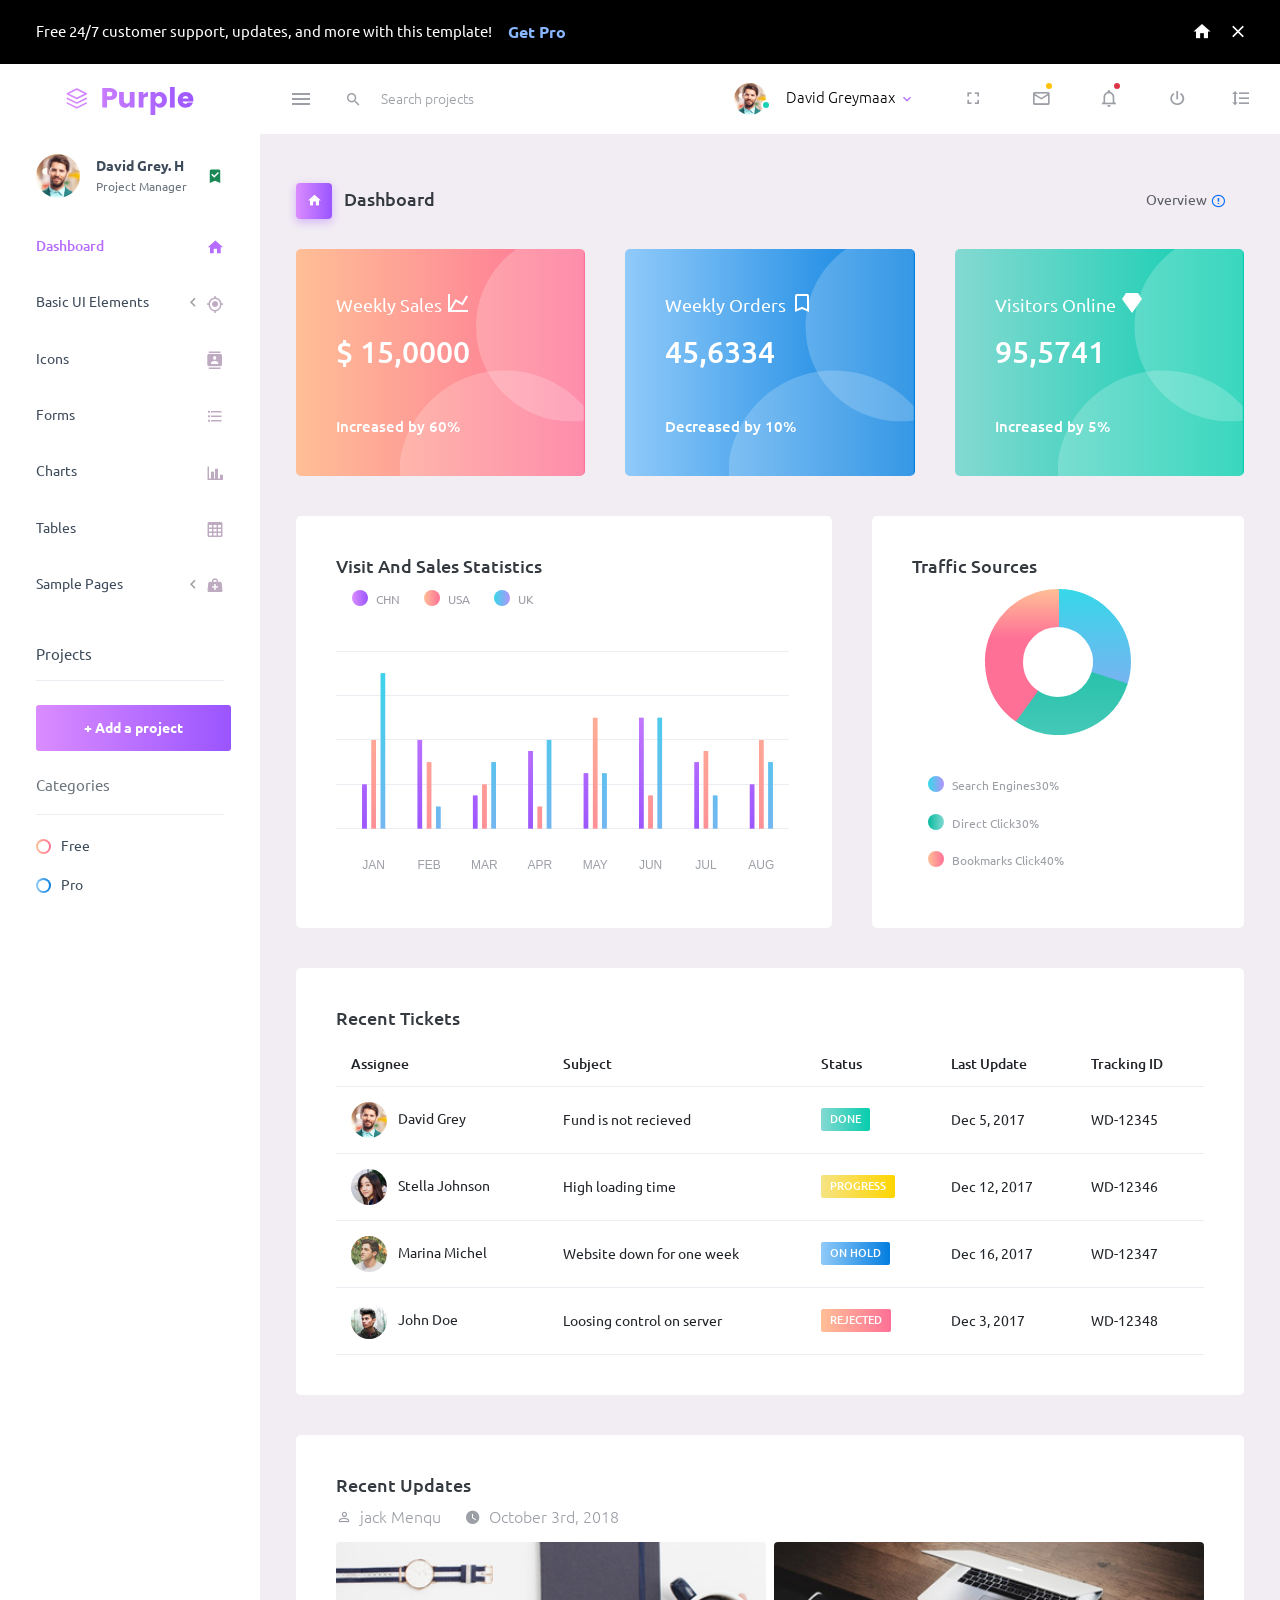
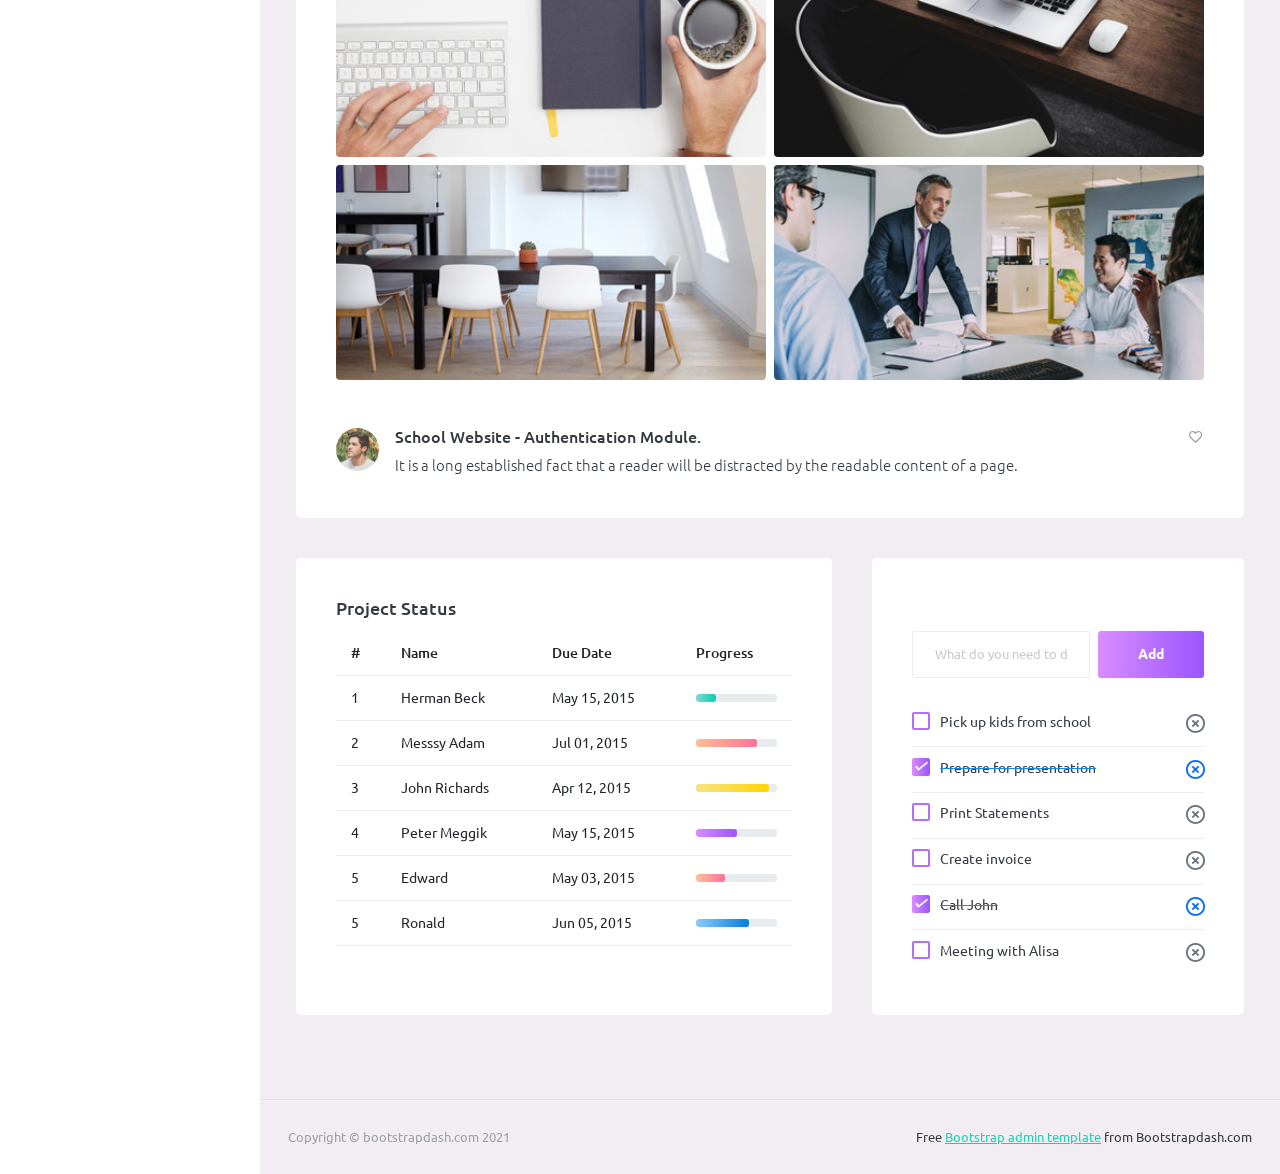
<file: learning-flask/ariakaro-flask/main_app/Purple/index.html>
<!DOCTYPE html>
<html lang="en">
  <head>
    <!-- Required meta tags -->
    <meta charset="utf-8">
    <meta name="viewport" content="width=device-width, initial-scale=1, shrink-to-fit=no">
    <title>Purple Admin</title>
    <!-- plugins:css -->
    <link rel="stylesheet" href="assets/vendors/mdi/css/materialdesignicons.min.css">
    <link rel="stylesheet" href="assets/vendors/css/vendor.bundle.base.css">
    <!-- endinject -->
    <!-- Plugin css for this page -->
    <!-- End plugin css for this page -->
    <!-- inject:css -->
    <!-- endinject -->
    <!-- Layout styles -->
    <link rel="stylesheet" href="assets/css/style.css">
    <!-- End layout styles -->
    <link rel="shortcut icon" href="assets/images/favicon.ico" />
  </head>
  <body>
    <div class="container-scroller">
      <div class="row p-0 m-0 proBanner" id="proBanner">
        <div class="col-md-12 p-0 m-0">
          <div class="card-body card-body-padding d-flex align-items-center justify-content-between">
            <div class="ps-lg-1">
              <div class="d-flex align-items-center justify-content-between">
                <p class="mb-0 font-weight-medium me-3 buy-now-text">Free 24/7 customer support, updates, and more with this template!</p>
                <a href="https://www.bootstrapdash.com/product/purple-bootstrap-admin-template/?utm_source=organic&utm_medium=banner&utm_campaign=buynow_demo" target="_blank" class="btn me-2 buy-now-btn border-0">Get Pro</a>
              </div>
            </div>
            <div class="d-flex align-items-center justify-content-between">
              <a href="https://www.bootstrapdash.com/product/purple-bootstrap-admin-template/"><i class="mdi mdi-home me-3 text-white"></i></a>
              <button id="bannerClose" class="btn border-0 p-0">
                <i class="mdi mdi-close text-white me-0"></i>
              </button>
            </div>
          </div>
        </div>
      </div>
      <!-- partial:partials/_navbar.html -->
      <nav class="navbar default-layout-navbar col-lg-12 col-12 p-0 fixed-top d-flex flex-row">
        <div class="text-center navbar-brand-wrapper d-flex align-items-center justify-content-center">
          <a class="navbar-brand brand-logo" href="index.html"><img src="assets/images/logo.svg" alt="logo" /></a>
          <a class="navbar-brand brand-logo-mini" href="index.html"><img src="assets/images/logo-mini.svg" alt="logo" /></a>
        </div>
        <div class="navbar-menu-wrapper d-flex align-items-stretch">
          <button class="navbar-toggler navbar-toggler align-self-center" type="button" data-toggle="minimize">
            <span class="mdi mdi-menu"></span>
          </button>
          <div class="search-field d-none d-md-block">
            <form class="d-flex align-items-center h-100" action="#">
              <div class="input-group">
                <div class="input-group-prepend bg-transparent">
                  <i class="input-group-text border-0 mdi mdi-magnify"></i>
                </div>
                <input type="text" class="form-control bg-transparent border-0" placeholder="Search projects">
              </div>
            </form>
          </div>
          <ul class="navbar-nav navbar-nav-right">
            <li class="nav-item nav-profile dropdown">
              <a class="nav-link dropdown-toggle" id="profileDropdown" href="#" data-bs-toggle="dropdown" aria-expanded="false">
                <div class="nav-profile-img">
                  <img src="assets/images/faces/face1.jpg" alt="image">
                  <span class="availability-status online"></span>
                </div>
                <div class="nav-profile-text">
                  <p class="mb-1 text-black">David Greymaax</p>
                </div>
              </a>
              <div class="dropdown-menu navbar-dropdown" aria-labelledby="profileDropdown">
                <a class="dropdown-item" href="#">
                  <i class="mdi mdi-cached me-2 text-success"></i> Activity Log </a>
                <div class="dropdown-divider"></div>
                <a class="dropdown-item" href="#">
                  <i class="mdi mdi-logout me-2 text-primary"></i> Signout </a>
              </div>
            </li>
            <li class="nav-item d-none d-lg-block full-screen-link">
              <a class="nav-link">
                <i class="mdi mdi-fullscreen" id="fullscreen-button"></i>
              </a>
            </li>
            <li class="nav-item dropdown">
              <a class="nav-link count-indicator dropdown-toggle" id="messageDropdown" href="#" data-bs-toggle="dropdown" aria-expanded="false">
                <i class="mdi mdi-email-outline"></i>
                <span class="count-symbol bg-warning"></span>
              </a>
              <div class="dropdown-menu dropdown-menu-right navbar-dropdown preview-list" aria-labelledby="messageDropdown">
                <h6 class="p-3 mb-0">Messages</h6>
                <div class="dropdown-divider"></div>
                <a class="dropdown-item preview-item">
                  <div class="preview-thumbnail">
                    <img src="assets/images/faces/face4.jpg" alt="image" class="profile-pic">
                  </div>
                  <div class="preview-item-content d-flex align-items-start flex-column justify-content-center">
                    <h6 class="preview-subject ellipsis mb-1 font-weight-normal">Mark send you a message</h6>
                    <p class="text-gray mb-0"> 1 Minutes ago </p>
                  </div>
                </a>
                <div class="dropdown-divider"></div>
                <a class="dropdown-item preview-item">
                  <div class="preview-thumbnail">
                    <img src="assets/images/faces/face2.jpg" alt="image" class="profile-pic">
                  </div>
                  <div class="preview-item-content d-flex align-items-start flex-column justify-content-center">
                    <h6 class="preview-subject ellipsis mb-1 font-weight-normal">Cregh send you a message</h6>
                    <p class="text-gray mb-0"> 15 Minutes ago </p>
                  </div>
                </a>
                <div class="dropdown-divider"></div>
                <a class="dropdown-item preview-item">
                  <div class="preview-thumbnail">
                    <img src="assets/images/faces/face3.jpg" alt="image" class="profile-pic">
                  </div>
                  <div class="preview-item-content d-flex align-items-start flex-column justify-content-center">
                    <h6 class="preview-subject ellipsis mb-1 font-weight-normal">Profile picture updated</h6>
                    <p class="text-gray mb-0"> 18 Minutes ago </p>
                  </div>
                </a>
                <div class="dropdown-divider"></div>
                <h6 class="p-3 mb-0 text-center">4 new messages</h6>
              </div>
            </li>
            <li class="nav-item dropdown">
              <a class="nav-link count-indicator dropdown-toggle" id="notificationDropdown" href="#" data-bs-toggle="dropdown">
                <i class="mdi mdi-bell-outline"></i>
                <span class="count-symbol bg-danger"></span>
              </a>
              <div class="dropdown-menu dropdown-menu-right navbar-dropdown preview-list" aria-labelledby="notificationDropdown">
                <h6 class="p-3 mb-0">Notifications</h6>
                <div class="dropdown-divider"></div>
                <a class="dropdown-item preview-item">
                  <div class="preview-thumbnail">
                    <div class="preview-icon bg-success">
                      <i class="mdi mdi-calendar"></i>
                    </div>
                  </div>
                  <div class="preview-item-content d-flex align-items-start flex-column justify-content-center">
                    <h6 class="preview-subject font-weight-normal mb-1">Event today</h6>
                    <p class="text-gray ellipsis mb-0"> Just a reminder that you have an event today </p>
                  </div>
                </a>
                <div class="dropdown-divider"></div>
                <a class="dropdown-item preview-item">
                  <div class="preview-thumbnail">
                    <div class="preview-icon bg-warning">
                      <i class="mdi mdi-settings"></i>
                    </div>
                  </div>
                  <div class="preview-item-content d-flex align-items-start flex-column justify-content-center">
                    <h6 class="preview-subject font-weight-normal mb-1">Settings</h6>
                    <p class="text-gray ellipsis mb-0"> Update dashboard </p>
                  </div>
                </a>
                <div class="dropdown-divider"></div>
                <a class="dropdown-item preview-item">
                  <div class="preview-thumbnail">
                    <div class="preview-icon bg-info">
                      <i class="mdi mdi-link-variant"></i>
                    </div>
                  </div>
                  <div class="preview-item-content d-flex align-items-start flex-column justify-content-center">
                    <h6 class="preview-subject font-weight-normal mb-1">Launch Admin</h6>
                    <p class="text-gray ellipsis mb-0"> New admin wow! </p>
                  </div>
                </a>
                <div class="dropdown-divider"></div>
                <h6 class="p-3 mb-0 text-center">See all notifications</h6>
              </div>
            </li>
            <li class="nav-item nav-logout d-none d-lg-block">
              <a class="nav-link" href="#">
                <i class="mdi mdi-power"></i>
              </a>
            </li>
            <li class="nav-item nav-settings d-none d-lg-block">
              <a class="nav-link" href="#">
                <i class="mdi mdi-format-line-spacing"></i>
              </a>
            </li>
          </ul>
          <button class="navbar-toggler navbar-toggler-right d-lg-none align-self-center" type="button" data-toggle="offcanvas">
            <span class="mdi mdi-menu"></span>
          </button>
        </div>
      </nav>
      <!-- partial -->
      <div class="container-fluid page-body-wrapper">
        <!-- partial:partials/_sidebar.html -->
        <nav class="sidebar sidebar-offcanvas" id="sidebar">
          <ul class="nav">
            <li class="nav-item nav-profile">
              <a href="#" class="nav-link">
                <div class="nav-profile-image">
                  <img src="assets/images/faces/face1.jpg" alt="profile">
                  <span class="login-status online"></span>
                  <!--change to offline or busy as needed-->
                </div>
                <div class="nav-profile-text d-flex flex-column">
                  <span class="font-weight-bold mb-2">David Grey. H</span>
                  <span class="text-secondary text-small">Project Manager</span>
                </div>
                <i class="mdi mdi-bookmark-check text-success nav-profile-badge"></i>
              </a>
            </li>
            <li class="nav-item">
              <a class="nav-link" href="index.html">
                <span class="menu-title">Dashboard</span>
                <i class="mdi mdi-home menu-icon"></i>
              </a>
            </li>
            <li class="nav-item">
              <a class="nav-link" data-bs-toggle="collapse" href="#ui-basic" aria-expanded="false" aria-controls="ui-basic">
                <span class="menu-title">Basic UI Elements</span>
                <i class="menu-arrow"></i>
                <i class="mdi mdi-crosshairs-gps menu-icon"></i>
              </a>
              <div class="collapse" id="ui-basic">
                <ul class="nav flex-column sub-menu">
                  <li class="nav-item"> <a class="nav-link" href="pages/ui-features/buttons.html">Buttons</a></li>
                  <li class="nav-item"> <a class="nav-link" href="pages/ui-features/typography.html">Typography</a></li>
                </ul>
              </div>
            </li>
            <li class="nav-item">
              <a class="nav-link" href="pages/icons/mdi.html">
                <span class="menu-title">Icons</span>
                <i class="mdi mdi-contacts menu-icon"></i>
              </a>
            </li>
            <li class="nav-item">
              <a class="nav-link" href="pages/forms/basic_elements.html">
                <span class="menu-title">Forms</span>
                <i class="mdi mdi-format-list-bulleted menu-icon"></i>
              </a>
            </li>
            <li class="nav-item">
              <a class="nav-link" href="pages/charts/chartjs.html">
                <span class="menu-title">Charts</span>
                <i class="mdi mdi-chart-bar menu-icon"></i>
              </a>
            </li>
            <li class="nav-item">
              <a class="nav-link" href="pages/tables/basic-table.html">
                <span class="menu-title">Tables</span>
                <i class="mdi mdi-table-large menu-icon"></i>
              </a>
            </li>
            <li class="nav-item">
              <a class="nav-link" data-bs-toggle="collapse" href="#general-pages" aria-expanded="false" aria-controls="general-pages">
                <span class="menu-title">Sample Pages</span>
                <i class="menu-arrow"></i>
                <i class="mdi mdi-medical-bag menu-icon"></i>
              </a>
              <div class="collapse" id="general-pages">
                <ul class="nav flex-column sub-menu">
                  <li class="nav-item"> <a class="nav-link" href="pages/samples/blank-page.html"> Blank Page </a></li>
                  <li class="nav-item"> <a class="nav-link" href="pages/samples/login.html"> Login </a></li>
                  <li class="nav-item"> <a class="nav-link" href="pages/samples/register.html"> Register </a></li>
                  <li class="nav-item"> <a class="nav-link" href="pages/samples/error-404.html"> 404 </a></li>
                  <li class="nav-item"> <a class="nav-link" href="pages/samples/error-500.html"> 500 </a></li>
                </ul>
              </div>
            </li>
            <li class="nav-item sidebar-actions">
              <span class="nav-link">
                <div class="border-bottom">
                  <h6 class="font-weight-normal mb-3">Projects</h6>
                </div>
                <button class="btn btn-block btn-lg btn-gradient-primary mt-4">+ Add a project</button>
                <div class="mt-4">
                  <div class="border-bottom">
                    <p class="text-secondary">Categories</p>
                  </div>
                  <ul class="gradient-bullet-list mt-4">
                    <li>Free</li>
                    <li>Pro</li>
                  </ul>
                </div>
              </span>
            </li>
          </ul>
        </nav>
        <!-- partial -->
        <div class="main-panel">
          <div class="content-wrapper">
            <div class="page-header">
              <h3 class="page-title">
                <span class="page-title-icon bg-gradient-primary text-white me-2">
                  <i class="mdi mdi-home"></i>
                </span> Dashboard
              </h3>
              <nav aria-label="breadcrumb">
                <ul class="breadcrumb">
                  <li class="breadcrumb-item active" aria-current="page">
                    <span></span>Overview <i class="mdi mdi-alert-circle-outline icon-sm text-primary align-middle"></i>
                  </li>
                </ul>
              </nav>
            </div>
            <div class="row">
              <div class="col-md-4 stretch-card grid-margin">
                <div class="card bg-gradient-danger card-img-holder text-white">
                  <div class="card-body">
                    <img src="assets/images/dashboard/circle.svg" class="card-img-absolute" alt="circle-image" />
                    <h4 class="font-weight-normal mb-3">Weekly Sales <i class="mdi mdi-chart-line mdi-24px float-right"></i>
                    </h4>
                    <h2 class="mb-5">$ 15,0000</h2>
                    <h6 class="card-text">Increased by 60%</h6>
                  </div>
                </div>
              </div>
              <div class="col-md-4 stretch-card grid-margin">
                <div class="card bg-gradient-info card-img-holder text-white">
                  <div class="card-body">
                    <img src="assets/images/dashboard/circle.svg" class="card-img-absolute" alt="circle-image" />
                    <h4 class="font-weight-normal mb-3">Weekly Orders <i class="mdi mdi-bookmark-outline mdi-24px float-right"></i>
                    </h4>
                    <h2 class="mb-5">45,6334</h2>
                    <h6 class="card-text">Decreased by 10%</h6>
                  </div>
                </div>
              </div>
              <div class="col-md-4 stretch-card grid-margin">
                <div class="card bg-gradient-success card-img-holder text-white">
                  <div class="card-body">
                    <img src="assets/images/dashboard/circle.svg" class="card-img-absolute" alt="circle-image" />
                    <h4 class="font-weight-normal mb-3">Visitors Online <i class="mdi mdi-diamond mdi-24px float-right"></i>
                    </h4>
                    <h2 class="mb-5">95,5741</h2>
                    <h6 class="card-text">Increased by 5%</h6>
                  </div>
                </div>
              </div>
            </div>
            <div class="row">
              <div class="col-md-7 grid-margin stretch-card">
                <div class="card">
                  <div class="card-body">
                    <div class="clearfix">
                      <h4 class="card-title float-left">Visit And Sales Statistics</h4>
                      <div id="visit-sale-chart-legend" class="rounded-legend legend-horizontal legend-top-right float-right"></div>
                    </div>
                    <canvas id="visit-sale-chart" class="mt-4"></canvas>
                  </div>
                </div>
              </div>
              <div class="col-md-5 grid-margin stretch-card">
                <div class="card">
                  <div class="card-body">
                    <h4 class="card-title">Traffic Sources</h4>
                    <canvas id="traffic-chart"></canvas>
                    <div id="traffic-chart-legend" class="rounded-legend legend-vertical legend-bottom-left pt-4"></div>
                  </div>
                </div>
              </div>
            </div>
            <div class="row">
              <div class="col-12 grid-margin">
                <div class="card">
                  <div class="card-body">
                    <h4 class="card-title">Recent Tickets</h4>
                    <div class="table-responsive">
                      <table class="table">
                        <thead>
                          <tr>
                            <th> Assignee </th>
                            <th> Subject </th>
                            <th> Status </th>
                            <th> Last Update </th>
                            <th> Tracking ID </th>
                          </tr>
                        </thead>
                        <tbody>
                          <tr>
                            <td>
                              <img src="assets/images/faces/face1.jpg" class="me-2" alt="image"> David Grey
                            </td>
                            <td> Fund is not recieved </td>
                            <td>
                              <label class="badge badge-gradient-success">DONE</label>
                            </td>
                            <td> Dec 5, 2017 </td>
                            <td> WD-12345 </td>
                          </tr>
                          <tr>
                            <td>
                              <img src="assets/images/faces/face2.jpg" class="me-2" alt="image"> Stella Johnson
                            </td>
                            <td> High loading time </td>
                            <td>
                              <label class="badge badge-gradient-warning">PROGRESS</label>
                            </td>
                            <td> Dec 12, 2017 </td>
                            <td> WD-12346 </td>
                          </tr>
                          <tr>
                            <td>
                              <img src="assets/images/faces/face3.jpg" class="me-2" alt="image"> Marina Michel
                            </td>
                            <td> Website down for one week </td>
                            <td>
                              <label class="badge badge-gradient-info">ON HOLD</label>
                            </td>
                            <td> Dec 16, 2017 </td>
                            <td> WD-12347 </td>
                          </tr>
                          <tr>
                            <td>
                              <img src="assets/images/faces/face4.jpg" class="me-2" alt="image"> John Doe
                            </td>
                            <td> Loosing control on server </td>
                            <td>
                              <label class="badge badge-gradient-danger">REJECTED</label>
                            </td>
                            <td> Dec 3, 2017 </td>
                            <td> WD-12348 </td>
                          </tr>
                        </tbody>
                      </table>
                    </div>
                  </div>
                </div>
              </div>
            </div>
            <div class="row">
              <div class="col-12 grid-margin stretch-card">
                <div class="card">
                  <div class="card-body">
                    <h4 class="card-title">Recent Updates</h4>
                    <div class="d-flex">
                      <div class="d-flex align-items-center me-4 text-muted font-weight-light">
                        <i class="mdi mdi-account-outline icon-sm me-2"></i>
                        <span>jack Menqu</span>
                      </div>
                      <div class="d-flex align-items-center text-muted font-weight-light">
                        <i class="mdi mdi-clock icon-sm me-2"></i>
                        <span>October 3rd, 2018</span>
                      </div>
                    </div>
                    <div class="row mt-3">
                      <div class="col-6 pe-1">
                        <img src="assets/images/dashboard/img_1.jpg" class="mb-2 mw-100 w-100 rounded" alt="image">
                        <img src="assets/images/dashboard/img_4.jpg" class="mw-100 w-100 rounded" alt="image">
                      </div>
                      <div class="col-6 ps-1">
                        <img src="assets/images/dashboard/img_2.jpg" class="mb-2 mw-100 w-100 rounded" alt="image">
                        <img src="assets/images/dashboard/img_3.jpg" class="mw-100 w-100 rounded" alt="image">
                      </div>
                    </div>
                    <div class="d-flex mt-5 align-items-top">
                      <img src="assets/images/faces/face3.jpg" class="img-sm rounded-circle me-3" alt="image">
                      <div class="mb-0 flex-grow">
                        <h5 class="me-2 mb-2">School Website - Authentication Module.</h5>
                        <p class="mb-0 font-weight-light">It is a long established fact that a reader will be distracted by the readable content of a page.</p>
                      </div>
                      <div class="ms-auto">
                        <i class="mdi mdi-heart-outline text-muted"></i>
                      </div>
                    </div>
                  </div>
                </div>
              </div>
            </div>
            <div class="row">
              <div class="col-md-7 grid-margin stretch-card">
                <div class="card">
                  <div class="card-body">
                    <h4 class="card-title">Project Status</h4>
                    <div class="table-responsive">
                      <table class="table">
                        <thead>
                          <tr>
                            <th> # </th>
                            <th> Name </th>
                            <th> Due Date </th>
                            <th> Progress </th>
                          </tr>
                        </thead>
                        <tbody>
                          <tr>
                            <td> 1 </td>
                            <td> Herman Beck </td>
                            <td> May 15, 2015 </td>
                            <td>
                              <div class="progress">
                                <div class="progress-bar bg-gradient-success" role="progressbar" style="width: 25%" aria-valuenow="25" aria-valuemin="0" aria-valuemax="100"></div>
                              </div>
                            </td>
                          </tr>
                          <tr>
                            <td> 2 </td>
                            <td> Messsy Adam </td>
                            <td> Jul 01, 2015 </td>
                            <td>
                              <div class="progress">
                                <div class="progress-bar bg-gradient-danger" role="progressbar" style="width: 75%" aria-valuenow="75" aria-valuemin="0" aria-valuemax="100"></div>
                              </div>
                            </td>
                          </tr>
                          <tr>
                            <td> 3 </td>
                            <td> John Richards </td>
                            <td> Apr 12, 2015 </td>
                            <td>
                              <div class="progress">
                                <div class="progress-bar bg-gradient-warning" role="progressbar" style="width: 90%" aria-valuenow="90" aria-valuemin="0" aria-valuemax="100"></div>
                              </div>
                            </td>
                          </tr>
                          <tr>
                            <td> 4 </td>
                            <td> Peter Meggik </td>
                            <td> May 15, 2015 </td>
                            <td>
                              <div class="progress">
                                <div class="progress-bar bg-gradient-primary" role="progressbar" style="width: 50%" aria-valuenow="50" aria-valuemin="0" aria-valuemax="100"></div>
                              </div>
                            </td>
                          </tr>
                          <tr>
                            <td> 5 </td>
                            <td> Edward </td>
                            <td> May 03, 2015 </td>
                            <td>
                              <div class="progress">
                                <div class="progress-bar bg-gradient-danger" role="progressbar" style="width: 35%" aria-valuenow="35" aria-valuemin="0" aria-valuemax="100"></div>
                              </div>
                            </td>
                          </tr>
                          <tr>
                            <td> 5 </td>
                            <td> Ronald </td>
                            <td> Jun 05, 2015 </td>
                            <td>
                              <div class="progress">
                                <div class="progress-bar bg-gradient-info" role="progressbar" style="width: 65%" aria-valuenow="65" aria-valuemin="0" aria-valuemax="100"></div>
                              </div>
                            </td>
                          </tr>
                        </tbody>
                      </table>
                    </div>
                  </div>
                </div>
              </div>
              <div class="col-md-5 grid-margin stretch-card">
                <div class="card">
                  <div class="card-body">
                    <h4 class="card-title text-white">Todo</h4>
                    <div class="add-items d-flex">
                      <input type="text" class="form-control todo-list-input" placeholder="What do you need to do today?">
                      <button class="add btn btn-gradient-primary font-weight-bold todo-list-add-btn" id="add-task">Add</button>
                    </div>
                    <div class="list-wrapper">
                      <ul class="d-flex flex-column-reverse todo-list todo-list-custom">
                        <li>
                          <div class="form-check">
                            <label class="form-check-label">
                              <input class="checkbox" type="checkbox"> Meeting with Alisa </label>
                          </div>
                          <i class="remove mdi mdi-close-circle-outline"></i>
                        </li>
                        <li class="completed">
                          <div class="form-check">
                            <label class="form-check-label">
                              <input class="checkbox" type="checkbox" checked> Call John </label>
                          </div>
                          <i class="remove mdi mdi-close-circle-outline"></i>
                        </li>
                        <li>
                          <div class="form-check">
                            <label class="form-check-label">
                              <input class="checkbox" type="checkbox"> Create invoice </label>
                          </div>
                          <i class="remove mdi mdi-close-circle-outline"></i>
                        </li>
                        <li>
                          <div class="form-check">
                            <label class="form-check-label">
                              <input class="checkbox" type="checkbox"> Print Statements </label>
                          </div>
                          <i class="remove mdi mdi-close-circle-outline"></i>
                        </li>
                        <li class="completed">
                          <div class="form-check">
                            <label class="form-check-label">
                              <input class="checkbox" type="checkbox" checked> Prepare for presentation </label>
                          </div>
                          <i class="remove mdi mdi-close-circle-outline"></i>
                        </li>
                        <li>
                          <div class="form-check">
                            <label class="form-check-label">
                              <input class="checkbox" type="checkbox"> Pick up kids from school </label>
                          </div>
                          <i class="remove mdi mdi-close-circle-outline"></i>
                        </li>
                      </ul>
                    </div>
                  </div>
                </div>
              </div>
            </div>
          </div>
          <!-- content-wrapper ends -->
          <!-- partial:partials/_footer.html -->
          <footer class="footer">
            <div class="container-fluid d-flex justify-content-between">
              <span class="text-muted d-block text-center text-sm-start d-sm-inline-block">Copyright © bootstrapdash.com 2021</span>
              <span class="float-none float-sm-end mt-1 mt-sm-0 text-end"> Free <a href="https://www.bootstrapdash.com/bootstrap-admin-template/" target="_blank">Bootstrap admin template</a> from Bootstrapdash.com</span>
            </div>
          </footer>
          <!-- partial -->
        </div>
        <!-- main-panel ends -->
      </div>
      <!-- page-body-wrapper ends -->
    </div>
    <!-- container-scroller -->
    <!-- plugins:js -->
    <script src="assets/vendors/js/vendor.bundle.base.js"></script>
    <!-- endinject -->
    <!-- Plugin js for this page -->
    <script src="assets/vendors/chart.js/Chart.min.js"></script>
    <script src="assets/js/jquery.cookie.js" type="text/javascript"></script>
    <!-- End plugin js for this page -->
    <!-- inject:js -->
    <script src="assets/js/off-canvas.js"></script>
    <script src="assets/js/hoverable-collapse.js"></script>
    <script src="assets/js/misc.js"></script>
    <!-- endinject -->
    <!-- Custom js for this page -->
    <script src="assets/js/dashboard.js"></script>
    <script src="assets/js/todolist.js"></script>
    <!-- End custom js for this page -->
  </body>
</html>
</file>
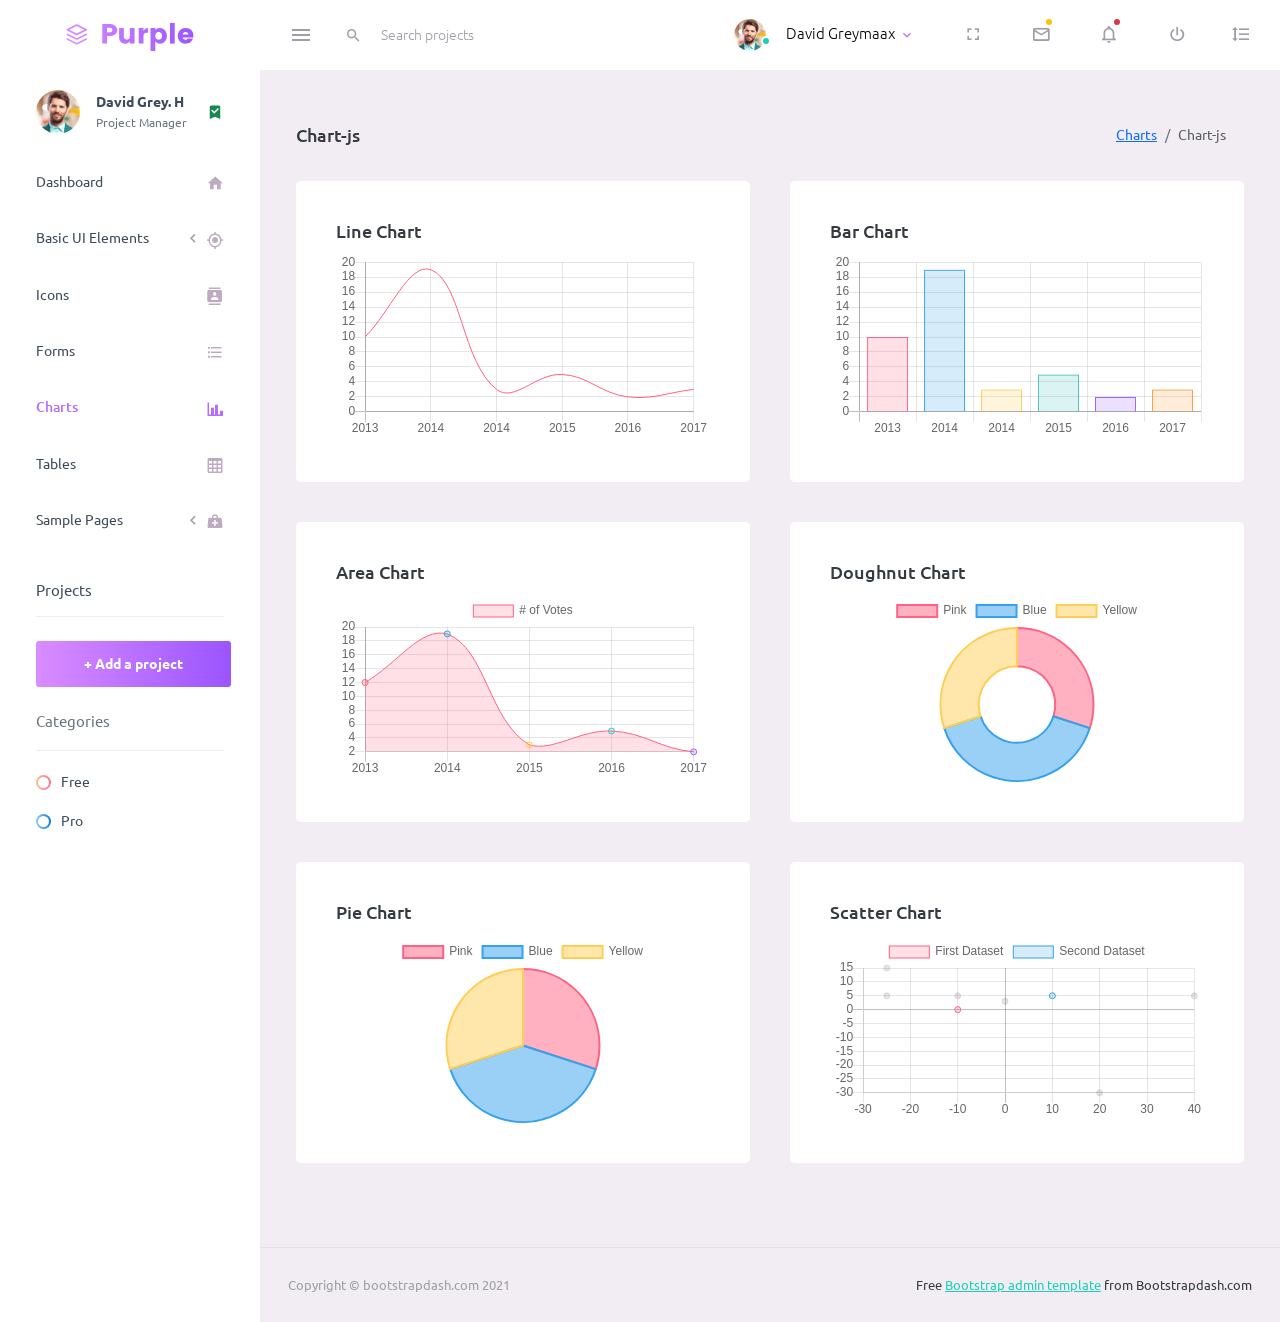
<file: learning-flask/ariakaro-flask/main_app/Purple/pages/charts/chartjs.html>
<!DOCTYPE html>
<html lang="en">
  <head>
    <!-- Required meta tags -->
    <meta charset="utf-8">
    <meta name="viewport" content="width=device-width, initial-scale=1, shrink-to-fit=no">
    <title>Purple Admin</title>
    <!-- plugins:css -->
    <link rel="stylesheet" href="../../assets/vendors/mdi/css/materialdesignicons.min.css">
    <link rel="stylesheet" href="../../assets/vendors/css/vendor.bundle.base.css">
    <!-- endinject -->
    <!-- Plugin css for this page -->
    <!-- End Plugin css for this page -->
    <!-- inject:css -->
    <!-- endinject -->
    <!-- Layout styles -->
    <link rel="stylesheet" href="../../assets/css/style.css">
    <!-- End layout styles -->
    <link rel="shortcut icon" href="../../assets/images/favicon.ico" />
  </head>
  <body>
    <div class="container-scroller">
      <!-- partial:../../partials/_navbar.html -->
      <nav class="navbar default-layout-navbar col-lg-12 col-12 p-0 fixed-top d-flex flex-row">
        <div class="text-center navbar-brand-wrapper d-flex align-items-center justify-content-center">
          <a class="navbar-brand brand-logo" href="../../index.html"><img src="../../assets/images/logo.svg" alt="logo" /></a>
          <a class="navbar-brand brand-logo-mini" href="../../index.html"><img src="../../assets/images/logo-mini.svg" alt="logo" /></a>
        </div>
        <div class="navbar-menu-wrapper d-flex align-items-stretch">
          <button class="navbar-toggler navbar-toggler align-self-center" type="button" data-toggle="minimize">
            <span class="mdi mdi-menu"></span>
          </button>
          <div class="search-field d-none d-md-block">
            <form class="d-flex align-items-center h-100" action="#">
              <div class="input-group">
                <div class="input-group-prepend bg-transparent">
                  <i class="input-group-text border-0 mdi mdi-magnify"></i>
                </div>
                <input type="text" class="form-control bg-transparent border-0" placeholder="Search projects">
              </div>
            </form>
          </div>
          <ul class="navbar-nav navbar-nav-right">
            <li class="nav-item nav-profile dropdown">
              <a class="nav-link dropdown-toggle" id="profileDropdown" href="#" data-bs-toggle="dropdown" aria-expanded="false">
                <div class="nav-profile-img">
                  <img src="../../assets/images/faces/face1.jpg" alt="image">
                  <span class="availability-status online"></span>
                </div>
                <div class="nav-profile-text">
                  <p class="mb-1 text-black">David Greymaax</p>
                </div>
              </a>
              <div class="dropdown-menu navbar-dropdown" aria-labelledby="profileDropdown">
                <a class="dropdown-item" href="#">
                  <i class="mdi mdi-cached me-2 text-success"></i> Activity Log </a>
                <div class="dropdown-divider"></div>
                <a class="dropdown-item" href="#">
                  <i class="mdi mdi-logout me-2 text-primary"></i> Signout </a>
              </div>
            </li>
            <li class="nav-item d-none d-lg-block full-screen-link">
              <a class="nav-link">
                <i class="mdi mdi-fullscreen" id="fullscreen-button"></i>
              </a>
            </li>
            <li class="nav-item dropdown">
              <a class="nav-link count-indicator dropdown-toggle" id="messageDropdown" href="#" data-bs-toggle="dropdown" aria-expanded="false">
                <i class="mdi mdi-email-outline"></i>
                <span class="count-symbol bg-warning"></span>
              </a>
              <div class="dropdown-menu dropdown-menu-right navbar-dropdown preview-list" aria-labelledby="messageDropdown">
                <h6 class="p-3 mb-0">Messages</h6>
                <div class="dropdown-divider"></div>
                <a class="dropdown-item preview-item">
                  <div class="preview-thumbnail">
                    <img src="../../assets/images/faces/face4.jpg" alt="image" class="profile-pic">
                  </div>
                  <div class="preview-item-content d-flex align-items-start flex-column justify-content-center">
                    <h6 class="preview-subject ellipsis mb-1 font-weight-normal">Mark send you a message</h6>
                    <p class="text-gray mb-0"> 1 Minutes ago </p>
                  </div>
                </a>
                <div class="dropdown-divider"></div>
                <a class="dropdown-item preview-item">
                  <div class="preview-thumbnail">
                    <img src="../../assets/images/faces/face2.jpg" alt="image" class="profile-pic">
                  </div>
                  <div class="preview-item-content d-flex align-items-start flex-column justify-content-center">
                    <h6 class="preview-subject ellipsis mb-1 font-weight-normal">Cregh send you a message</h6>
                    <p class="text-gray mb-0"> 15 Minutes ago </p>
                  </div>
                </a>
                <div class="dropdown-divider"></div>
                <a class="dropdown-item preview-item">
                  <div class="preview-thumbnail">
                    <img src="../../assets/images/faces/face3.jpg" alt="image" class="profile-pic">
                  </div>
                  <div class="preview-item-content d-flex align-items-start flex-column justify-content-center">
                    <h6 class="preview-subject ellipsis mb-1 font-weight-normal">Profile picture updated</h6>
                    <p class="text-gray mb-0"> 18 Minutes ago </p>
                  </div>
                </a>
                <div class="dropdown-divider"></div>
                <h6 class="p-3 mb-0 text-center">4 new messages</h6>
              </div>
            </li>
            <li class="nav-item dropdown">
              <a class="nav-link count-indicator dropdown-toggle" id="notificationDropdown" href="#" data-bs-toggle="dropdown">
                <i class="mdi mdi-bell-outline"></i>
                <span class="count-symbol bg-danger"></span>
              </a>
              <div class="dropdown-menu dropdown-menu-right navbar-dropdown preview-list" aria-labelledby="notificationDropdown">
                <h6 class="p-3 mb-0">Notifications</h6>
                <div class="dropdown-divider"></div>
                <a class="dropdown-item preview-item">
                  <div class="preview-thumbnail">
                    <div class="preview-icon bg-success">
                      <i class="mdi mdi-calendar"></i>
                    </div>
                  </div>
                  <div class="preview-item-content d-flex align-items-start flex-column justify-content-center">
                    <h6 class="preview-subject font-weight-normal mb-1">Event today</h6>
                    <p class="text-gray ellipsis mb-0"> Just a reminder that you have an event today </p>
                  </div>
                </a>
                <div class="dropdown-divider"></div>
                <a class="dropdown-item preview-item">
                  <div class="preview-thumbnail">
                    <div class="preview-icon bg-warning">
                      <i class="mdi mdi-settings"></i>
                    </div>
                  </div>
                  <div class="preview-item-content d-flex align-items-start flex-column justify-content-center">
                    <h6 class="preview-subject font-weight-normal mb-1">Settings</h6>
                    <p class="text-gray ellipsis mb-0"> Update dashboard </p>
                  </div>
                </a>
                <div class="dropdown-divider"></div>
                <a class="dropdown-item preview-item">
                  <div class="preview-thumbnail">
                    <div class="preview-icon bg-info">
                      <i class="mdi mdi-link-variant"></i>
                    </div>
                  </div>
                  <div class="preview-item-content d-flex align-items-start flex-column justify-content-center">
                    <h6 class="preview-subject font-weight-normal mb-1">Launch Admin</h6>
                    <p class="text-gray ellipsis mb-0"> New admin wow! </p>
                  </div>
                </a>
                <div class="dropdown-divider"></div>
                <h6 class="p-3 mb-0 text-center">See all notifications</h6>
              </div>
            </li>
            <li class="nav-item nav-logout d-none d-lg-block">
              <a class="nav-link" href="#">
                <i class="mdi mdi-power"></i>
              </a>
            </li>
            <li class="nav-item nav-settings d-none d-lg-block">
              <a class="nav-link" href="#">
                <i class="mdi mdi-format-line-spacing"></i>
              </a>
            </li>
          </ul>
          <button class="navbar-toggler navbar-toggler-right d-lg-none align-self-center" type="button" data-toggle="offcanvas">
            <span class="mdi mdi-menu"></span>
          </button>
        </div>
      </nav>
      <!-- partial -->
      <div class="container-fluid page-body-wrapper">
        <!-- partial:../../partials/_sidebar.html -->
        <nav class="sidebar sidebar-offcanvas" id="sidebar">
          <ul class="nav">
            <li class="nav-item nav-profile">
              <a href="#" class="nav-link">
                <div class="nav-profile-image">
                  <img src="../../assets/images/faces/face1.jpg" alt="profile">
                  <span class="login-status online"></span>
                  <!--change to offline or busy as needed-->
                </div>
                <div class="nav-profile-text d-flex flex-column">
                  <span class="font-weight-bold mb-2">David Grey. H</span>
                  <span class="text-secondary text-small">Project Manager</span>
                </div>
                <i class="mdi mdi-bookmark-check text-success nav-profile-badge"></i>
              </a>
            </li>
            <li class="nav-item">
              <a class="nav-link" href="../../index.html">
                <span class="menu-title">Dashboard</span>
                <i class="mdi mdi-home menu-icon"></i>
              </a>
            </li>
            <li class="nav-item">
              <a class="nav-link" data-bs-toggle="collapse" href="#ui-basic" aria-expanded="false" aria-controls="ui-basic">
                <span class="menu-title">Basic UI Elements</span>
                <i class="menu-arrow"></i>
                <i class="mdi mdi-crosshairs-gps menu-icon"></i>
              </a>
              <div class="collapse" id="ui-basic">
                <ul class="nav flex-column sub-menu">
                  <li class="nav-item"> <a class="nav-link" href="../../pages/ui-features/buttons.html">Buttons</a></li>
                  <li class="nav-item"> <a class="nav-link" href="../../pages/ui-features/typography.html">Typography</a></li>
                </ul>
              </div>
            </li>
            <li class="nav-item">
              <a class="nav-link" href="../../pages/icons/mdi.html">
                <span class="menu-title">Icons</span>
                <i class="mdi mdi-contacts menu-icon"></i>
              </a>
            </li>
            <li class="nav-item">
              <a class="nav-link" href="../../pages/forms/basic_elements.html">
                <span class="menu-title">Forms</span>
                <i class="mdi mdi-format-list-bulleted menu-icon"></i>
              </a>
            </li>
            <li class="nav-item">
              <a class="nav-link" href="../../pages/charts/chartjs.html">
                <span class="menu-title">Charts</span>
                <i class="mdi mdi-chart-bar menu-icon"></i>
              </a>
            </li>
            <li class="nav-item">
              <a class="nav-link" href="../../pages/tables/basic-table.html">
                <span class="menu-title">Tables</span>
                <i class="mdi mdi-table-large menu-icon"></i>
              </a>
            </li>
            <li class="nav-item">
              <a class="nav-link" data-bs-toggle="collapse" href="#general-pages" aria-expanded="false" aria-controls="general-pages">
                <span class="menu-title">Sample Pages</span>
                <i class="menu-arrow"></i>
                <i class="mdi mdi-medical-bag menu-icon"></i>
              </a>
              <div class="collapse" id="general-pages">
                <ul class="nav flex-column sub-menu">
                  <li class="nav-item"> <a class="nav-link" href="../../pages/samples/blank-page.html"> Blank Page </a></li>
                  <li class="nav-item"> <a class="nav-link" href="../../pages/samples/login.html"> Login </a></li>
                  <li class="nav-item"> <a class="nav-link" href="../../pages/samples/register.html"> Register </a></li>
                  <li class="nav-item"> <a class="nav-link" href="../../pages/samples/error-404.html"> 404 </a></li>
                  <li class="nav-item"> <a class="nav-link" href="../../pages/samples/error-500.html"> 500 </a></li>
                </ul>
              </div>
            </li>
            <li class="nav-item sidebar-actions">
              <span class="nav-link">
                <div class="border-bottom">
                  <h6 class="font-weight-normal mb-3">Projects</h6>
                </div>
                <button class="btn btn-block btn-lg btn-gradient-primary mt-4">+ Add a project</button>
                <div class="mt-4">
                  <div class="border-bottom">
                    <p class="text-secondary">Categories</p>
                  </div>
                  <ul class="gradient-bullet-list mt-4">
                    <li>Free</li>
                    <li>Pro</li>
                  </ul>
                </div>
              </span>
            </li>
          </ul>
        </nav>
        <!-- partial -->
        <div class="main-panel">
          <div class="content-wrapper">
            <div class="page-header">
              <h3 class="page-title"> Chart-js </h3>
              <nav aria-label="breadcrumb">
                <ol class="breadcrumb">
                  <li class="breadcrumb-item"><a href="#">Charts</a></li>
                  <li class="breadcrumb-item active" aria-current="page">Chart-js</li>
                </ol>
              </nav>
            </div>
            <div class="row">
              <div class="col-lg-6 grid-margin stretch-card">
                <div class="card">
                  <div class="card-body">
                    <h4 class="card-title">Line chart</h4>
                    <canvas id="lineChart" style="height:250px"></canvas>
                  </div>
                </div>
              </div>
              <div class="col-lg-6 grid-margin stretch-card">
                <div class="card">
                  <div class="card-body">
                    <h4 class="card-title">Bar chart</h4>
                    <canvas id="barChart" style="height:230px"></canvas>
                  </div>
                </div>
              </div>
            </div>
            <div class="row">
              <div class="col-lg-6 grid-margin stretch-card">
                <div class="card">
                  <div class="card-body">
                    <h4 class="card-title">Area chart</h4>
                    <canvas id="areaChart" style="height:250px"></canvas>
                  </div>
                </div>
              </div>
              <div class="col-lg-6 grid-margin stretch-card">
                <div class="card">
                  <div class="card-body">
                    <h4 class="card-title">Doughnut chart</h4>
                    <canvas id="doughnutChart" style="height:250px"></canvas>
                  </div>
                </div>
              </div>
            </div>
            <div class="row">
              <div class="col-lg-6 grid-margin stretch-card">
                <div class="card">
                  <div class="card-body">
                    <h4 class="card-title">Pie chart</h4>
                    <canvas id="pieChart" style="height:250px"></canvas>
                  </div>
                </div>
              </div>
              <div class="col-lg-6 grid-margin stretch-card">
                <div class="card">
                  <div class="card-body">
                    <h4 class="card-title">Scatter chart</h4>
                    <canvas id="scatterChart" style="height:250px"></canvas>
                  </div>
                </div>
              </div>
            </div>
          </div>
          <!-- content-wrapper ends -->
          <!-- partial:../../partials/_footer.html -->
          <footer class="footer">
            <div class="container-fluid d-flex justify-content-between">
              <span class="text-muted d-block text-center text-sm-start d-sm-inline-block">Copyright © bootstrapdash.com 2021</span>
              <span class="float-none float-sm-end mt-1 mt-sm-0 text-end"> Free <a href="https://www.bootstrapdash.com/bootstrap-admin-template/" target="_blank">Bootstrap admin template</a> from Bootstrapdash.com</span>
            </div>
          </footer>
          <!-- partial -->
        </div>
        <!-- main-panel ends -->
      </div>
      <!-- page-body-wrapper ends -->
    </div>
    <!-- container-scroller -->
    <!-- plugins:js -->
    <script src="../../assets/vendors/js/vendor.bundle.base.js"></script>
    <!-- endinject -->
    <!-- Plugin js for this page -->
    <script src="../../assets/vendors/chart.js/Chart.min.js"></script>
    <!-- End plugin js for this page -->
    <!-- inject:js -->
    <script src="../../assets/js/off-canvas.js"></script>
    <script src="../../assets/js/hoverable-collapse.js"></script>
    <script src="../../assets/js/misc.js"></script>
    <!-- endinject -->
    <!-- Custom js for this page -->
    <script src="../../assets/js/chart.js"></script>
    <!-- End custom js for this page -->
  </body>
</html>
</file>
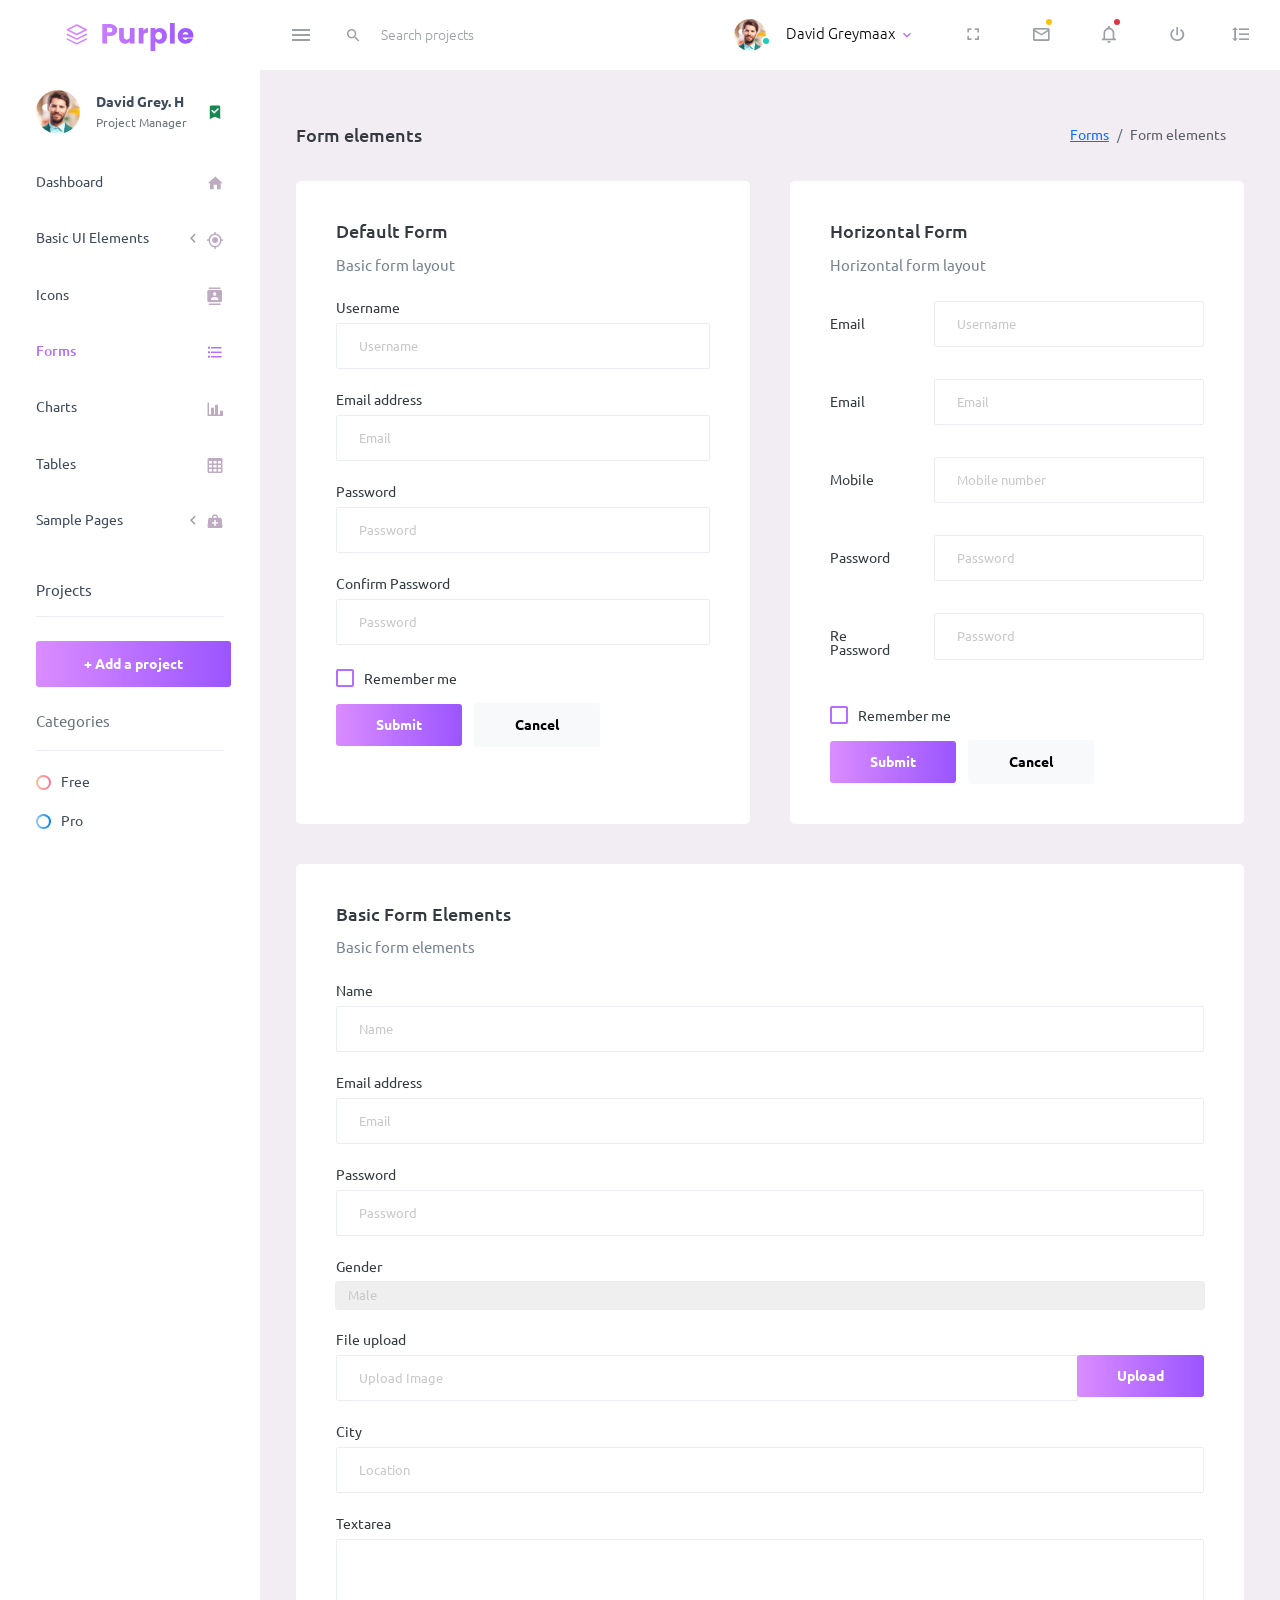
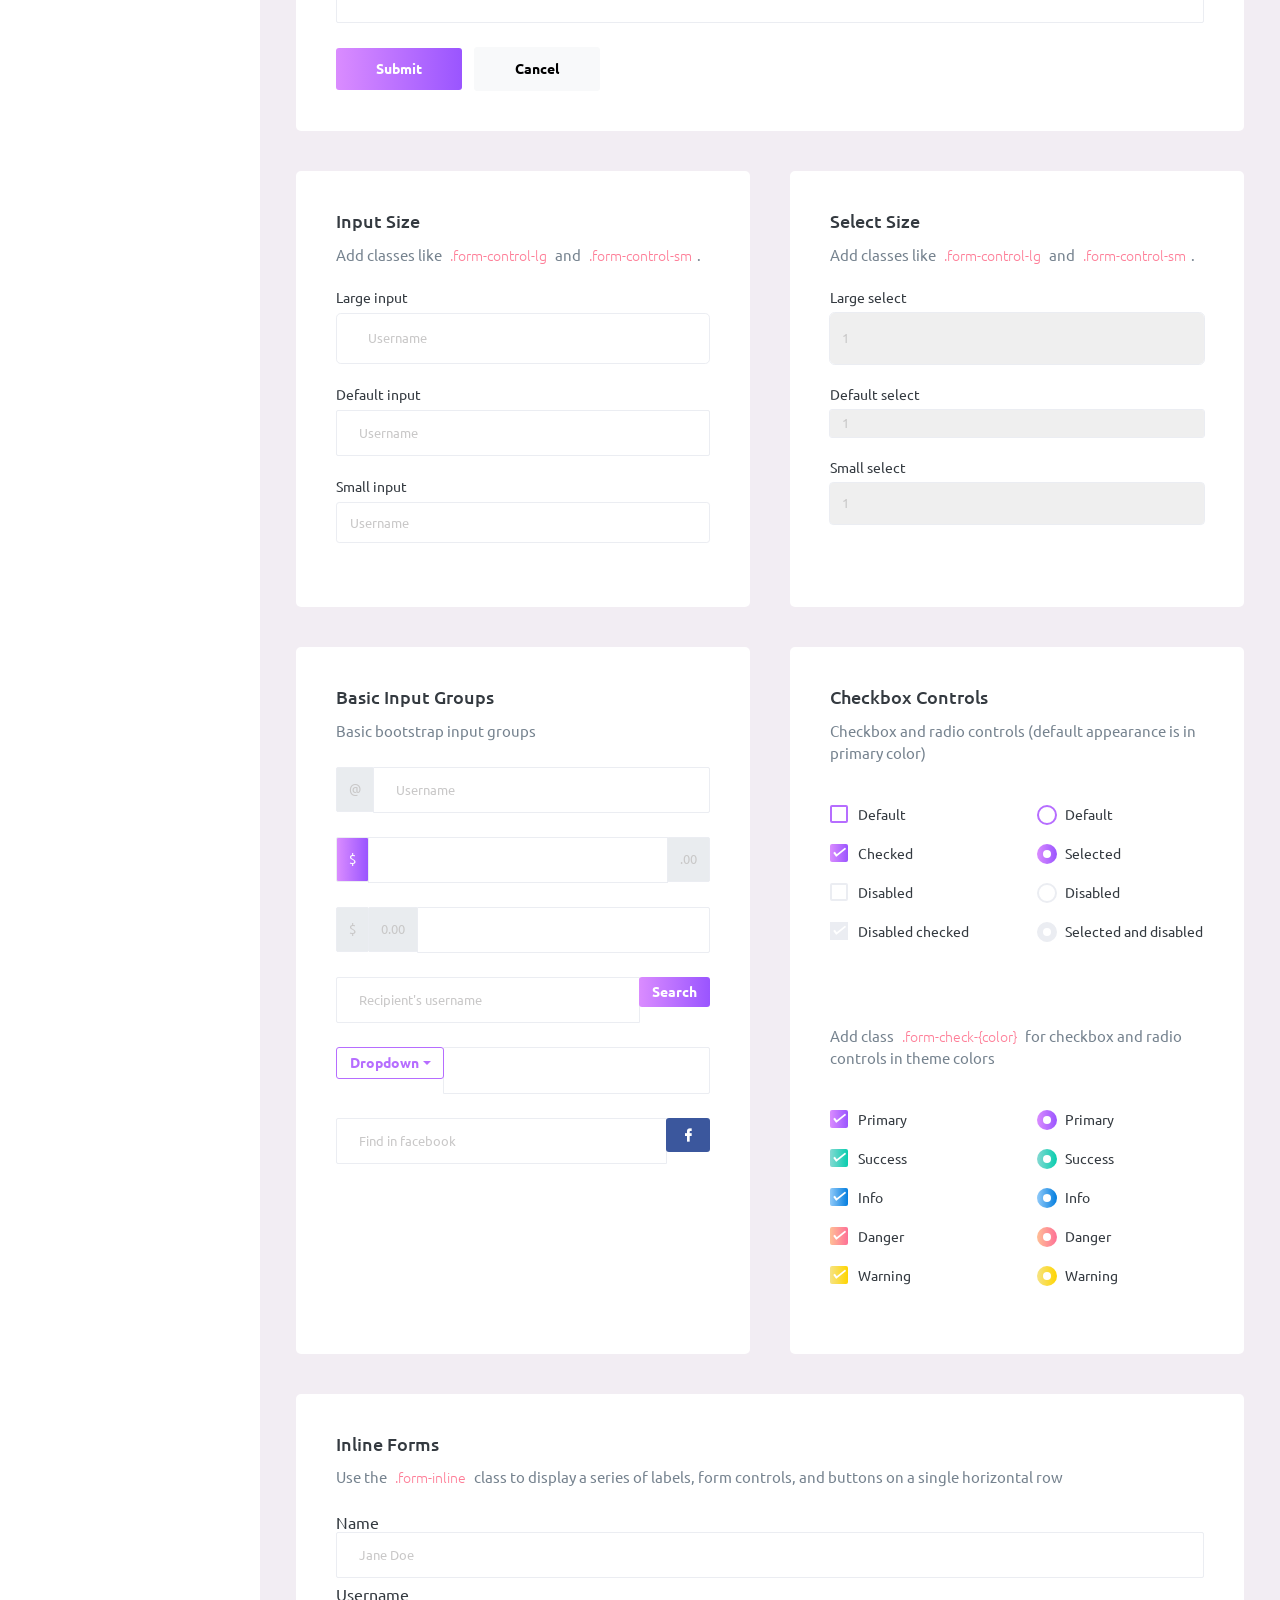
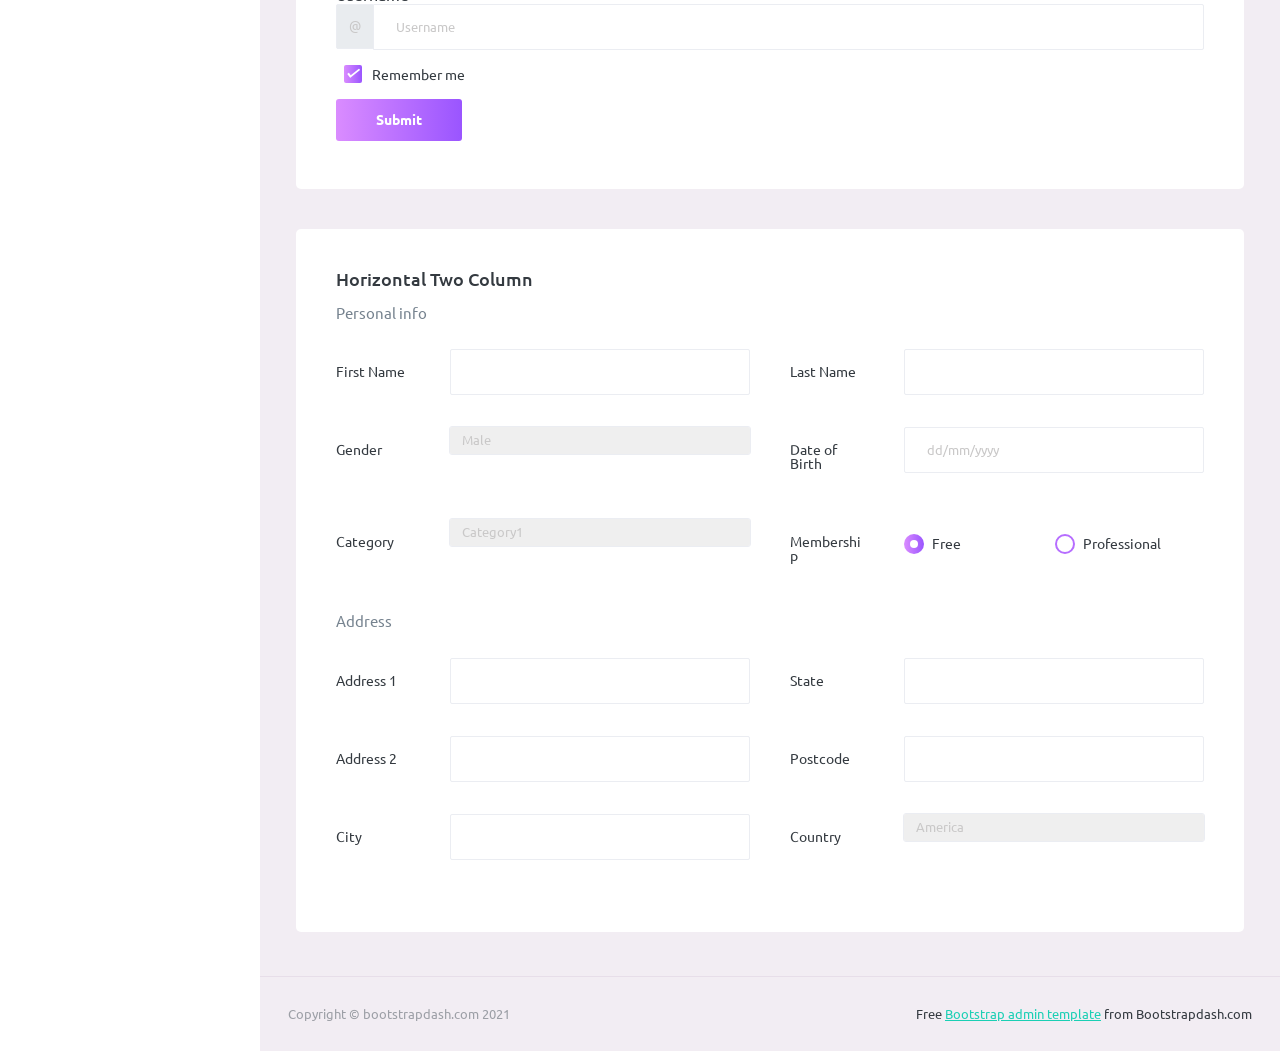
<file: learning-flask/ariakaro-flask/main_app/Purple/pages/forms/basic_elements.html>
<!DOCTYPE html>
<html lang="en">
  <head>
    <!-- Required meta tags -->
    <meta charset="utf-8">
    <meta name="viewport" content="width=device-width, initial-scale=1, shrink-to-fit=no">
    <title>Purple Admin</title>
    <!-- plugins:css -->
    <link rel="stylesheet" href="../../assets/vendors/mdi/css/materialdesignicons.min.css">
    <link rel="stylesheet" href="../../assets/vendors/css/vendor.bundle.base.css">
    <!-- endinject -->
    <!-- Plugin css for this page -->
    <!-- End plugin css for this page -->
    <!-- inject:css -->
    <!-- endinject -->
    <!-- Layout styles -->
    <link rel="stylesheet" href="../../assets/css/style.css">
    <!-- End layout styles -->
    <link rel="shortcut icon" href="../../assets/images/favicon.ico" />
  </head>
  <body>
    <div class="container-scroller">
      <!-- partial:../../partials/_navbar.html -->
      <nav class="navbar default-layout-navbar col-lg-12 col-12 p-0 fixed-top d-flex flex-row">
        <div class="text-center navbar-brand-wrapper d-flex align-items-center justify-content-center">
          <a class="navbar-brand brand-logo" href="../../index.html"><img src="../../assets/images/logo.svg" alt="logo" /></a>
          <a class="navbar-brand brand-logo-mini" href="../../index.html"><img src="../../assets/images/logo-mini.svg" alt="logo" /></a>
        </div>
        <div class="navbar-menu-wrapper d-flex align-items-stretch">
          <button class="navbar-toggler navbar-toggler align-self-center" type="button" data-toggle="minimize">
            <span class="mdi mdi-menu"></span>
          </button>
          <div class="search-field d-none d-md-block">
            <form class="d-flex align-items-center h-100" action="#">
              <div class="input-group">
                <div class="input-group-prepend bg-transparent">
                  <i class="input-group-text border-0 mdi mdi-magnify"></i>
                </div>
                <input type="text" class="form-control bg-transparent border-0" placeholder="Search projects">
              </div>
            </form>
          </div>
          <ul class="navbar-nav navbar-nav-right">
            <li class="nav-item nav-profile dropdown">
              <a class="nav-link dropdown-toggle" id="profileDropdown" href="#" data-bs-toggle="dropdown" aria-expanded="false">
                <div class="nav-profile-img">
                  <img src="../../assets/images/faces/face1.jpg" alt="image">
                  <span class="availability-status online"></span>
                </div>
                <div class="nav-profile-text">
                  <p class="mb-1 text-black">David Greymaax</p>
                </div>
              </a>
              <div class="dropdown-menu navbar-dropdown" aria-labelledby="profileDropdown">
                <a class="dropdown-item" href="#">
                  <i class="mdi mdi-cached me-2 text-success"></i> Activity Log </a>
                <div class="dropdown-divider"></div>
                <a class="dropdown-item" href="#">
                  <i class="mdi mdi-logout me-2 text-primary"></i> Signout </a>
              </div>
            </li>
            <li class="nav-item d-none d-lg-block full-screen-link">
              <a class="nav-link">
                <i class="mdi mdi-fullscreen" id="fullscreen-button"></i>
              </a>
            </li>
            <li class="nav-item dropdown">
              <a class="nav-link count-indicator dropdown-toggle" id="messageDropdown" href="#" data-bs-toggle="dropdown" aria-expanded="false">
                <i class="mdi mdi-email-outline"></i>
                <span class="count-symbol bg-warning"></span>
              </a>
              <div class="dropdown-menu dropdown-menu-right navbar-dropdown preview-list" aria-labelledby="messageDropdown">
                <h6 class="p-3 mb-0">Messages</h6>
                <div class="dropdown-divider"></div>
                <a class="dropdown-item preview-item">
                  <div class="preview-thumbnail">
                    <img src="../../assets/images/faces/face4.jpg" alt="image" class="profile-pic">
                  </div>
                  <div class="preview-item-content d-flex align-items-start flex-column justify-content-center">
                    <h6 class="preview-subject ellipsis mb-1 font-weight-normal">Mark send you a message</h6>
                    <p class="text-gray mb-0"> 1 Minutes ago </p>
                  </div>
                </a>
                <div class="dropdown-divider"></div>
                <a class="dropdown-item preview-item">
                  <div class="preview-thumbnail">
                    <img src="../../assets/images/faces/face2.jpg" alt="image" class="profile-pic">
                  </div>
                  <div class="preview-item-content d-flex align-items-start flex-column justify-content-center">
                    <h6 class="preview-subject ellipsis mb-1 font-weight-normal">Cregh send you a message</h6>
                    <p class="text-gray mb-0"> 15 Minutes ago </p>
                  </div>
                </a>
                <div class="dropdown-divider"></div>
                <a class="dropdown-item preview-item">
                  <div class="preview-thumbnail">
                    <img src="../../assets/images/faces/face3.jpg" alt="image" class="profile-pic">
                  </div>
                  <div class="preview-item-content d-flex align-items-start flex-column justify-content-center">
                    <h6 class="preview-subject ellipsis mb-1 font-weight-normal">Profile picture updated</h6>
                    <p class="text-gray mb-0"> 18 Minutes ago </p>
                  </div>
                </a>
                <div class="dropdown-divider"></div>
                <h6 class="p-3 mb-0 text-center">4 new messages</h6>
              </div>
            </li>
            <li class="nav-item dropdown">
              <a class="nav-link count-indicator dropdown-toggle" id="notificationDropdown" href="#" data-bs-toggle="dropdown">
                <i class="mdi mdi-bell-outline"></i>
                <span class="count-symbol bg-danger"></span>
              </a>
              <div class="dropdown-menu dropdown-menu-right navbar-dropdown preview-list" aria-labelledby="notificationDropdown">
                <h6 class="p-3 mb-0">Notifications</h6>
                <div class="dropdown-divider"></div>
                <a class="dropdown-item preview-item">
                  <div class="preview-thumbnail">
                    <div class="preview-icon bg-success">
                      <i class="mdi mdi-calendar"></i>
                    </div>
                  </div>
                  <div class="preview-item-content d-flex align-items-start flex-column justify-content-center">
                    <h6 class="preview-subject font-weight-normal mb-1">Event today</h6>
                    <p class="text-gray ellipsis mb-0"> Just a reminder that you have an event today </p>
                  </div>
                </a>
                <div class="dropdown-divider"></div>
                <a class="dropdown-item preview-item">
                  <div class="preview-thumbnail">
                    <div class="preview-icon bg-warning">
                      <i class="mdi mdi-settings"></i>
                    </div>
                  </div>
                  <div class="preview-item-content d-flex align-items-start flex-column justify-content-center">
                    <h6 class="preview-subject font-weight-normal mb-1">Settings</h6>
                    <p class="text-gray ellipsis mb-0"> Update dashboard </p>
                  </div>
                </a>
                <div class="dropdown-divider"></div>
                <a class="dropdown-item preview-item">
                  <div class="preview-thumbnail">
                    <div class="preview-icon bg-info">
                      <i class="mdi mdi-link-variant"></i>
                    </div>
                  </div>
                  <div class="preview-item-content d-flex align-items-start flex-column justify-content-center">
                    <h6 class="preview-subject font-weight-normal mb-1">Launch Admin</h6>
                    <p class="text-gray ellipsis mb-0"> New admin wow! </p>
                  </div>
                </a>
                <div class="dropdown-divider"></div>
                <h6 class="p-3 mb-0 text-center">See all notifications</h6>
              </div>
            </li>
            <li class="nav-item nav-logout d-none d-lg-block">
              <a class="nav-link" href="#">
                <i class="mdi mdi-power"></i>
              </a>
            </li>
            <li class="nav-item nav-settings d-none d-lg-block">
              <a class="nav-link" href="#">
                <i class="mdi mdi-format-line-spacing"></i>
              </a>
            </li>
          </ul>
          <button class="navbar-toggler navbar-toggler-right d-lg-none align-self-center" type="button" data-toggle="offcanvas">
            <span class="mdi mdi-menu"></span>
          </button>
        </div>
      </nav>
      <!-- partial -->
      <div class="container-fluid page-body-wrapper">
        <!-- partial:../../partials/_sidebar.html -->
        <nav class="sidebar sidebar-offcanvas" id="sidebar">
          <ul class="nav">
            <li class="nav-item nav-profile">
              <a href="#" class="nav-link">
                <div class="nav-profile-image">
                  <img src="../../assets/images/faces/face1.jpg" alt="profile">
                  <span class="login-status online"></span>
                  <!--change to offline or busy as needed-->
                </div>
                <div class="nav-profile-text d-flex flex-column">
                  <span class="font-weight-bold mb-2">David Grey. H</span>
                  <span class="text-secondary text-small">Project Manager</span>
                </div>
                <i class="mdi mdi-bookmark-check text-success nav-profile-badge"></i>
              </a>
            </li>
            <li class="nav-item">
              <a class="nav-link" href="../../index.html">
                <span class="menu-title">Dashboard</span>
                <i class="mdi mdi-home menu-icon"></i>
              </a>
            </li>
            <li class="nav-item">
              <a class="nav-link" data-bs-toggle="collapse" href="#ui-basic" aria-expanded="false" aria-controls="ui-basic">
                <span class="menu-title">Basic UI Elements</span>
                <i class="menu-arrow"></i>
                <i class="mdi mdi-crosshairs-gps menu-icon"></i>
              </a>
              <div class="collapse" id="ui-basic">
                <ul class="nav flex-column sub-menu">
                  <li class="nav-item"> <a class="nav-link" href="../../pages/ui-features/buttons.html">Buttons</a></li>
                  <li class="nav-item"> <a class="nav-link" href="../../pages/ui-features/typography.html">Typography</a></li>
                </ul>
              </div>
            </li>
            <li class="nav-item">
              <a class="nav-link" href="../../pages/icons/mdi.html">
                <span class="menu-title">Icons</span>
                <i class="mdi mdi-contacts menu-icon"></i>
              </a>
            </li>
            <li class="nav-item">
              <a class="nav-link" href="../../pages/forms/basic_elements.html">
                <span class="menu-title">Forms</span>
                <i class="mdi mdi-format-list-bulleted menu-icon"></i>
              </a>
            </li>
            <li class="nav-item">
              <a class="nav-link" href="../../pages/charts/chartjs.html">
                <span class="menu-title">Charts</span>
                <i class="mdi mdi-chart-bar menu-icon"></i>
              </a>
            </li>
            <li class="nav-item">
              <a class="nav-link" href="../../pages/tables/basic-table.html">
                <span class="menu-title">Tables</span>
                <i class="mdi mdi-table-large menu-icon"></i>
              </a>
            </li>
            <li class="nav-item">
              <a class="nav-link" data-bs-toggle="collapse" href="#general-pages" aria-expanded="false" aria-controls="general-pages">
                <span class="menu-title">Sample Pages</span>
                <i class="menu-arrow"></i>
                <i class="mdi mdi-medical-bag menu-icon"></i>
              </a>
              <div class="collapse" id="general-pages">
                <ul class="nav flex-column sub-menu">
                  <li class="nav-item"> <a class="nav-link" href="../../pages/samples/blank-page.html"> Blank Page </a></li>
                  <li class="nav-item"> <a class="nav-link" href="../../pages/samples/login.html"> Login </a></li>
                  <li class="nav-item"> <a class="nav-link" href="../../pages/samples/register.html"> Register </a></li>
                  <li class="nav-item"> <a class="nav-link" href="../../pages/samples/error-404.html"> 404 </a></li>
                  <li class="nav-item"> <a class="nav-link" href="../../pages/samples/error-500.html"> 500 </a></li>
                </ul>
              </div>
            </li>
            <li class="nav-item sidebar-actions">
              <span class="nav-link">
                <div class="border-bottom">
                  <h6 class="font-weight-normal mb-3">Projects</h6>
                </div>
                <button class="btn btn-block btn-lg btn-gradient-primary mt-4">+ Add a project</button>
                <div class="mt-4">
                  <div class="border-bottom">
                    <p class="text-secondary">Categories</p>
                  </div>
                  <ul class="gradient-bullet-list mt-4">
                    <li>Free</li>
                    <li>Pro</li>
                  </ul>
                </div>
              </span>
            </li>
          </ul>
        </nav>
        <!-- partial -->
        <div class="main-panel">
          <div class="content-wrapper">
            <div class="page-header">
              <h3 class="page-title"> Form elements </h3>
              <nav aria-label="breadcrumb">
                <ol class="breadcrumb">
                  <li class="breadcrumb-item"><a href="#">Forms</a></li>
                  <li class="breadcrumb-item active" aria-current="page">Form elements</li>
                </ol>
              </nav>
            </div>
            <div class="row">
              <div class="col-md-6 grid-margin stretch-card">
                <div class="card">
                  <div class="card-body">
                    <h4 class="card-title">Default form</h4>
                    <p class="card-description"> Basic form layout </p>
                    <form class="forms-sample">
                      <div class="form-group">
                        <label for="exampleInputUsername1">Username</label>
                        <input type="text" class="form-control" id="exampleInputUsername1" placeholder="Username">
                      </div>
                      <div class="form-group">
                        <label for="exampleInputEmail1">Email address</label>
                        <input type="email" class="form-control" id="exampleInputEmail1" placeholder="Email">
                      </div>
                      <div class="form-group">
                        <label for="exampleInputPassword1">Password</label>
                        <input type="password" class="form-control" id="exampleInputPassword1" placeholder="Password">
                      </div>
                      <div class="form-group">
                        <label for="exampleInputConfirmPassword1">Confirm Password</label>
                        <input type="password" class="form-control" id="exampleInputConfirmPassword1" placeholder="Password">
                      </div>
                      <div class="form-check form-check-flat form-check-primary">
                        <label class="form-check-label">
                          <input type="checkbox" class="form-check-input"> Remember me </label>
                      </div>
                      <button type="submit" class="btn btn-gradient-primary me-2">Submit</button>
                      <button class="btn btn-light">Cancel</button>
                    </form>
                  </div>
                </div>
              </div>
              <div class="col-md-6 grid-margin stretch-card">
                <div class="card">
                  <div class="card-body">
                    <h4 class="card-title">Horizontal Form</h4>
                    <p class="card-description"> Horizontal form layout </p>
                    <form class="forms-sample">
                      <div class="form-group row">
                        <label for="exampleInputUsername2" class="col-sm-3 col-form-label">Email</label>
                        <div class="col-sm-9">
                          <input type="text" class="form-control" id="exampleInputUsername2" placeholder="Username">
                        </div>
                      </div>
                      <div class="form-group row">
                        <label for="exampleInputEmail2" class="col-sm-3 col-form-label">Email</label>
                        <div class="col-sm-9">
                          <input type="email" class="form-control" id="exampleInputEmail2" placeholder="Email">
                        </div>
                      </div>
                      <div class="form-group row">
                        <label for="exampleInputMobile" class="col-sm-3 col-form-label">Mobile</label>
                        <div class="col-sm-9">
                          <input type="text" class="form-control" id="exampleInputMobile" placeholder="Mobile number">
                        </div>
                      </div>
                      <div class="form-group row">
                        <label for="exampleInputPassword2" class="col-sm-3 col-form-label">Password</label>
                        <div class="col-sm-9">
                          <input type="password" class="form-control" id="exampleInputPassword2" placeholder="Password">
                        </div>
                      </div>
                      <div class="form-group row">
                        <label for="exampleInputConfirmPassword2" class="col-sm-3 col-form-label">Re Password</label>
                        <div class="col-sm-9">
                          <input type="password" class="form-control" id="exampleInputConfirmPassword2" placeholder="Password">
                        </div>
                      </div>
                      <div class="form-check form-check-flat form-check-primary">
                        <label class="form-check-label">
                          <input type="checkbox" class="form-check-input"> Remember me </label>
                      </div>
                      <button type="submit" class="btn btn-gradient-primary me-2">Submit</button>
                      <button class="btn btn-light">Cancel</button>
                    </form>
                  </div>
                </div>
              </div>
              <div class="col-12 grid-margin stretch-card">
                <div class="card">
                  <div class="card-body">
                    <h4 class="card-title">Basic form elements</h4>
                    <p class="card-description"> Basic form elements </p>
                    <form class="forms-sample">
                      <div class="form-group">
                        <label for="exampleInputName1">Name</label>
                        <input type="text" class="form-control" id="exampleInputName1" placeholder="Name">
                      </div>
                      <div class="form-group">
                        <label for="exampleInputEmail3">Email address</label>
                        <input type="email" class="form-control" id="exampleInputEmail3" placeholder="Email">
                      </div>
                      <div class="form-group">
                        <label for="exampleInputPassword4">Password</label>
                        <input type="password" class="form-control" id="exampleInputPassword4" placeholder="Password">
                      </div>
                      <div class="form-group">
                        <label for="exampleSelectGender">Gender</label>
                        <select class="form-control" id="exampleSelectGender">
                          <option>Male</option>
                          <option>Female</option>
                        </select>
                      </div>
                      <div class="form-group">
                        <label>File upload</label>
                        <input type="file" name="img[]" class="file-upload-default">
                        <div class="input-group col-xs-12">
                          <input type="text" class="form-control file-upload-info" disabled placeholder="Upload Image">
                          <span class="input-group-append">
                            <button class="file-upload-browse btn btn-gradient-primary" type="button">Upload</button>
                          </span>
                        </div>
                      </div>
                      <div class="form-group">
                        <label for="exampleInputCity1">City</label>
                        <input type="text" class="form-control" id="exampleInputCity1" placeholder="Location">
                      </div>
                      <div class="form-group">
                        <label for="exampleTextarea1">Textarea</label>
                        <textarea class="form-control" id="exampleTextarea1" rows="4"></textarea>
                      </div>
                      <button type="submit" class="btn btn-gradient-primary me-2">Submit</button>
                      <button class="btn btn-light">Cancel</button>
                    </form>
                  </div>
                </div>
              </div>
              <div class="col-md-6 grid-margin stretch-card">
                <div class="card">
                  <div class="card-body">
                    <h4 class="card-title">Input size</h4>
                    <p class="card-description"> Add classes like <code>.form-control-lg</code> and <code>.form-control-sm</code>. </p>
                    <div class="form-group">
                      <label>Large input</label>
                      <input type="text" class="form-control form-control-lg" placeholder="Username" aria-label="Username">
                    </div>
                    <div class="form-group">
                      <label>Default input</label>
                      <input type="text" class="form-control" placeholder="Username" aria-label="Username">
                    </div>
                    <div class="form-group">
                      <label>Small input</label>
                      <input type="text" class="form-control form-control-sm" placeholder="Username" aria-label="Username">
                    </div>
                  </div>
                </div>
              </div>
              <div class="col-md-6 grid-margin stretch-card">
                <div class="card">
                  <div class="card-body">
                    <h4 class="card-title">Select size</h4>
                    <p class="card-description"> Add classes like <code>.form-control-lg</code> and <code>.form-control-sm</code>. </p>
                    <div class="form-group">
                      <label for="exampleFormControlSelect1">Large select</label>
                      <select class="form-control form-control-lg" id="exampleFormControlSelect1">
                        <option>1</option>
                        <option>2</option>
                        <option>3</option>
                        <option>4</option>
                        <option>5</option>
                      </select>
                    </div>
                    <div class="form-group">
                      <label for="exampleFormControlSelect2">Default select</label>
                      <select class="form-control" id="exampleFormControlSelect2">
                        <option>1</option>
                        <option>2</option>
                        <option>3</option>
                        <option>4</option>
                        <option>5</option>
                      </select>
                    </div>
                    <div class="form-group">
                      <label for="exampleFormControlSelect3">Small select</label>
                      <select class="form-control form-control-sm" id="exampleFormControlSelect3">
                        <option>1</option>
                        <option>2</option>
                        <option>3</option>
                        <option>4</option>
                        <option>5</option>
                      </select>
                    </div>
                  </div>
                </div>
              </div>
              <div class="col-md-6 grid-margin stretch-card">
                <div class="card">
                  <div class="card-body">
                    <h4 class="card-title">Basic input groups</h4>
                    <p class="card-description"> Basic bootstrap input groups </p>
                    <div class="form-group">
                      <div class="input-group">
                        <div class="input-group-prepend">
                          <span class="input-group-text">@</span>
                        </div>
                        <input type="text" class="form-control" placeholder="Username" aria-label="Username" aria-describedby="basic-addon1">
                      </div>
                    </div>
                    <div class="form-group">
                      <div class="input-group">
                        <div class="input-group-prepend">
                          <span class="input-group-text bg-gradient-primary text-white">$</span>
                        </div>
                        <input type="text" class="form-control" aria-label="Amount (to the nearest dollar)">
                        <div class="input-group-append">
                          <span class="input-group-text">.00</span>
                        </div>
                      </div>
                    </div>
                    <div class="form-group">
                      <div class="input-group">
                        <div class="input-group-prepend">
                          <span class="input-group-text">$</span>
                        </div>
                        <div class="input-group-prepend">
                          <span class="input-group-text">0.00</span>
                        </div>
                        <input type="text" class="form-control" aria-label="Amount (to the nearest dollar)">
                      </div>
                    </div>
                    <div class="form-group">
                      <div class="input-group">
                        <input type="text" class="form-control" placeholder="Recipient's username" aria-label="Recipient's username" aria-describedby="basic-addon2">
                        <div class="input-group-append">
                          <button class="btn btn-sm btn-gradient-primary" type="button">Search</button>
                        </div>
                      </div>
                    </div>
                    <div class="form-group">
                      <div class="input-group">
                        <div class="input-group-prepend">
                          <button class="btn btn-sm btn-outline-primary dropdown-toggle" type="button" data-bs-toggle="dropdown" aria-haspopup="true" aria-expanded="false">Dropdown</button>
                          <div class="dropdown-menu">
                            <a class="dropdown-item" href="#">Action</a>
                            <a class="dropdown-item" href="#">Another action</a>
                            <a class="dropdown-item" href="#">Something else here</a>
                            <div role="separator" class="dropdown-divider"></div>
                            <a class="dropdown-item" href="#">Separated link</a>
                          </div>
                        </div>
                        <input type="text" class="form-control" aria-label="Text input with dropdown button">
                      </div>
                    </div>
                    <div class="form-group">
                      <div class="input-group">
                        <input type="text" class="form-control" placeholder="Find in facebook" aria-label="Recipient's username" aria-describedby="basic-addon2">
                        <div class="input-group-append">
                          <button class="btn btn-sm btn-facebook" type="button">
                            <i class="mdi mdi-facebook"></i>
                          </button>
                        </div>
                      </div>
                    </div>
                  </div>
                </div>
              </div>
              <div class="col-md-6 grid-margin stretch-card">
                <div class="card">
                  <div class="card-body">
                    <h4 class="card-title">Checkbox Controls</h4>
                    <p class="card-description">Checkbox and radio controls (default appearance is in primary color)</p>
                    <form>
                      <div class="row">
                        <div class="col-md-6">
                          <div class="form-group">
                            <div class="form-check">
                              <label class="form-check-label">
                                <input type="checkbox" class="form-check-input"> Default </label>
                            </div>
                            <div class="form-check">
                              <label class="form-check-label">
                                <input type="checkbox" class="form-check-input" checked> Checked </label>
                            </div>
                            <div class="form-check">
                              <label class="form-check-label">
                                <input type="checkbox" class="form-check-input" disabled> Disabled </label>
                            </div>
                            <div class="form-check">
                              <label class="form-check-label">
                                <input type="checkbox" class="form-check-input" disabled checked> Disabled checked </label>
                            </div>
                          </div>
                        </div>
                        <div class="col-md-6">
                          <div class="form-group">
                            <div class="form-check">
                              <label class="form-check-label">
                                <input type="radio" class="form-check-input" name="optionsRadios" id="optionsRadios1" value=""> Default </label>
                            </div>
                            <div class="form-check">
                              <label class="form-check-label">
                                <input type="radio" class="form-check-input" name="optionsRadios" id="optionsRadios2" value="option2" checked> Selected </label>
                            </div>
                            <div class="form-check">
                              <label class="form-check-label">
                                <input type="radio" class="form-check-input" name="optionsRadios2" id="optionsRadios3" value="option3" disabled> Disabled </label>
                            </div>
                            <div class="form-check">
                              <label class="form-check-label">
                                <input type="radio" class="form-check-input" name="optionsRadio2" id="optionsRadios4" value="option4" disabled checked> Selected and disabled </label>
                            </div>
                          </div>
                        </div>
                      </div>
                    </form>
                  </div>
                  <div class="card-body">
                    <p class="card-description">Add class <code>.form-check-{color}</code> for checkbox and radio controls in theme colors</p>
                    <form>
                      <div class="row">
                        <div class="col-md-6">
                          <div class="form-group">
                            <div class="form-check form-check-primary">
                              <label class="form-check-label">
                                <input type="checkbox" class="form-check-input" checked> Primary </label>
                            </div>
                            <div class="form-check form-check-success">
                              <label class="form-check-label">
                                <input type="checkbox" class="form-check-input" checked> Success </label>
                            </div>
                            <div class="form-check form-check-info">
                              <label class="form-check-label">
                                <input type="checkbox" class="form-check-input" checked> Info </label>
                            </div>
                            <div class="form-check form-check-danger">
                              <label class="form-check-label">
                                <input type="checkbox" class="form-check-input" checked> Danger </label>
                            </div>
                            <div class="form-check form-check-warning">
                              <label class="form-check-label">
                                <input type="checkbox" class="form-check-input" checked> Warning </label>
                            </div>
                          </div>
                        </div>
                        <div class="col-md-6">
                          <div class="form-group">
                            <div class="form-check form-check-primary">
                              <label class="form-check-label">
                                <input type="radio" class="form-check-input" name="ExampleRadio1" id="ExampleRadio1" checked> Primary </label>
                            </div>
                            <div class="form-check form-check-success">
                              <label class="form-check-label">
                                <input type="radio" class="form-check-input" name="ExampleRadio2" id="ExampleRadio2" checked> Success </label>
                            </div>
                            <div class="form-check form-check-info">
                              <label class="form-check-label">
                                <input type="radio" class="form-check-input" name="ExampleRadio3" id="ExampleRadio3" checked> Info </label>
                            </div>
                            <div class="form-check form-check-danger">
                              <label class="form-check-label">
                                <input type="radio" class="form-check-input" name="ExampleRadio4" id="ExampleRadio4" checked> Danger </label>
                            </div>
                            <div class="form-check form-check-warning">
                              <label class="form-check-label">
                                <input type="radio" class="form-check-input" name="ExampleRadio5" id="ExampleRadio5" checked> Warning </label>
                            </div>
                          </div>
                        </div>
                      </div>
                    </form>
                  </div>
                </div>
              </div>
              <div class="col-12 grid-margin stretch-card">
                <div class="card">
                  <div class="card-body">
                    <h4 class="card-title">Inline forms</h4>
                    <p class="card-description"> Use the <code>.form-inline</code> class to display a series of labels, form controls, and buttons on a single horizontal row </p>
                    <form class="form-inline">
                      <label class="sr-only" for="inlineFormInputName2">Name</label>
                      <input type="text" class="form-control mb-2 mr-sm-2" id="inlineFormInputName2" placeholder="Jane Doe">
                      <label class="sr-only" for="inlineFormInputGroupUsername2">Username</label>
                      <div class="input-group mb-2 mr-sm-2">
                        <div class="input-group-prepend">
                          <div class="input-group-text">@</div>
                        </div>
                        <input type="text" class="form-control" id="inlineFormInputGroupUsername2" placeholder="Username">
                      </div>
                      <div class="form-check mx-sm-2">
                        <label class="form-check-label">
                          <input type="checkbox" class="form-check-input" checked> Remember me </label>
                      </div>
                      <button type="submit" class="btn btn-gradient-primary mb-2">Submit</button>
                    </form>
                  </div>
                </div>
              </div>
              <div class="col-12">
                <div class="card">
                  <div class="card-body">
                    <h4 class="card-title">Horizontal Two column</h4>
                    <form class="form-sample">
                      <p class="card-description"> Personal info </p>
                      <div class="row">
                        <div class="col-md-6">
                          <div class="form-group row">
                            <label class="col-sm-3 col-form-label">First Name</label>
                            <div class="col-sm-9">
                              <input type="text" class="form-control" />
                            </div>
                          </div>
                        </div>
                        <div class="col-md-6">
                          <div class="form-group row">
                            <label class="col-sm-3 col-form-label">Last Name</label>
                            <div class="col-sm-9">
                              <input type="text" class="form-control" />
                            </div>
                          </div>
                        </div>
                      </div>
                      <div class="row">
                        <div class="col-md-6">
                          <div class="form-group row">
                            <label class="col-sm-3 col-form-label">Gender</label>
                            <div class="col-sm-9">
                              <select class="form-control">
                                <option>Male</option>
                                <option>Female</option>
                              </select>
                            </div>
                          </div>
                        </div>
                        <div class="col-md-6">
                          <div class="form-group row">
                            <label class="col-sm-3 col-form-label">Date of Birth</label>
                            <div class="col-sm-9">
                              <input class="form-control" placeholder="dd/mm/yyyy" />
                            </div>
                          </div>
                        </div>
                      </div>
                      <div class="row">
                        <div class="col-md-6">
                          <div class="form-group row">
                            <label class="col-sm-3 col-form-label">Category</label>
                            <div class="col-sm-9">
                              <select class="form-control">
                                <option>Category1</option>
                                <option>Category2</option>
                                <option>Category3</option>
                                <option>Category4</option>
                              </select>
                            </div>
                          </div>
                        </div>
                        <div class="col-md-6">
                          <div class="form-group row">
                            <label class="col-sm-3 col-form-label">Membership</label>
                            <div class="col-sm-4">
                              <div class="form-check">
                                <label class="form-check-label">
                                  <input type="radio" class="form-check-input" name="membershipRadios" id="membershipRadios1" value="" checked> Free </label>
                              </div>
                            </div>
                            <div class="col-sm-5">
                              <div class="form-check">
                                <label class="form-check-label">
                                  <input type="radio" class="form-check-input" name="membershipRadios" id="membershipRadios2" value="option2"> Professional </label>
                              </div>
                            </div>
                          </div>
                        </div>
                      </div>
                      <p class="card-description"> Address </p>
                      <div class="row">
                        <div class="col-md-6">
                          <div class="form-group row">
                            <label class="col-sm-3 col-form-label">Address 1</label>
                            <div class="col-sm-9">
                              <input type="text" class="form-control" />
                            </div>
                          </div>
                        </div>
                        <div class="col-md-6">
                          <div class="form-group row">
                            <label class="col-sm-3 col-form-label">State</label>
                            <div class="col-sm-9">
                              <input type="text" class="form-control" />
                            </div>
                          </div>
                        </div>
                      </div>
                      <div class="row">
                        <div class="col-md-6">
                          <div class="form-group row">
                            <label class="col-sm-3 col-form-label">Address 2</label>
                            <div class="col-sm-9">
                              <input type="text" class="form-control" />
                            </div>
                          </div>
                        </div>
                        <div class="col-md-6">
                          <div class="form-group row">
                            <label class="col-sm-3 col-form-label">Postcode</label>
                            <div class="col-sm-9">
                              <input type="text" class="form-control" />
                            </div>
                          </div>
                        </div>
                      </div>
                      <div class="row">
                        <div class="col-md-6">
                          <div class="form-group row">
                            <label class="col-sm-3 col-form-label">City</label>
                            <div class="col-sm-9">
                              <input type="text" class="form-control" />
                            </div>
                          </div>
                        </div>
                        <div class="col-md-6">
                          <div class="form-group row">
                            <label class="col-sm-3 col-form-label">Country</label>
                            <div class="col-sm-9">
                              <select class="form-control">
                                <option>America</option>
                                <option>Italy</option>
                                <option>Russia</option>
                                <option>Britain</option>
                              </select>
                            </div>
                          </div>
                        </div>
                      </div>
                    </form>
                  </div>
                </div>
              </div>
            </div>
          </div>
          <!-- content-wrapper ends -->
          <!-- partial:../../partials/_footer.html -->
          <footer class="footer">
            <div class="container-fluid d-flex justify-content-between">
              <span class="text-muted d-block text-center text-sm-start d-sm-inline-block">Copyright © bootstrapdash.com 2021</span>
              <span class="float-none float-sm-end mt-1 mt-sm-0 text-end"> Free <a href="https://www.bootstrapdash.com/bootstrap-admin-template/" target="_blank">Bootstrap admin template</a> from Bootstrapdash.com</span>
            </div>
          </footer>
          <!-- partial -->
        </div>
        <!-- main-panel ends -->
      </div>
      <!-- page-body-wrapper ends -->
    </div>
    <!-- container-scroller -->
    <!-- plugins:js -->
    <script src="../../assets/vendors/js/vendor.bundle.base.js"></script>
    <!-- endinject -->
    <!-- Plugin js for this page -->
    <!-- End plugin js for this page -->
    <!-- inject:js -->
    <script src="../../assets/js/off-canvas.js"></script>
    <script src="../../assets/js/hoverable-collapse.js"></script>
    <script src="../../assets/js/misc.js"></script>
    <!-- endinject -->
    <!-- Custom js for this page -->
    <script src="../../assets/js/file-upload.js"></script>
    <!-- End custom js for this page -->
  </body>
</html>
</file>
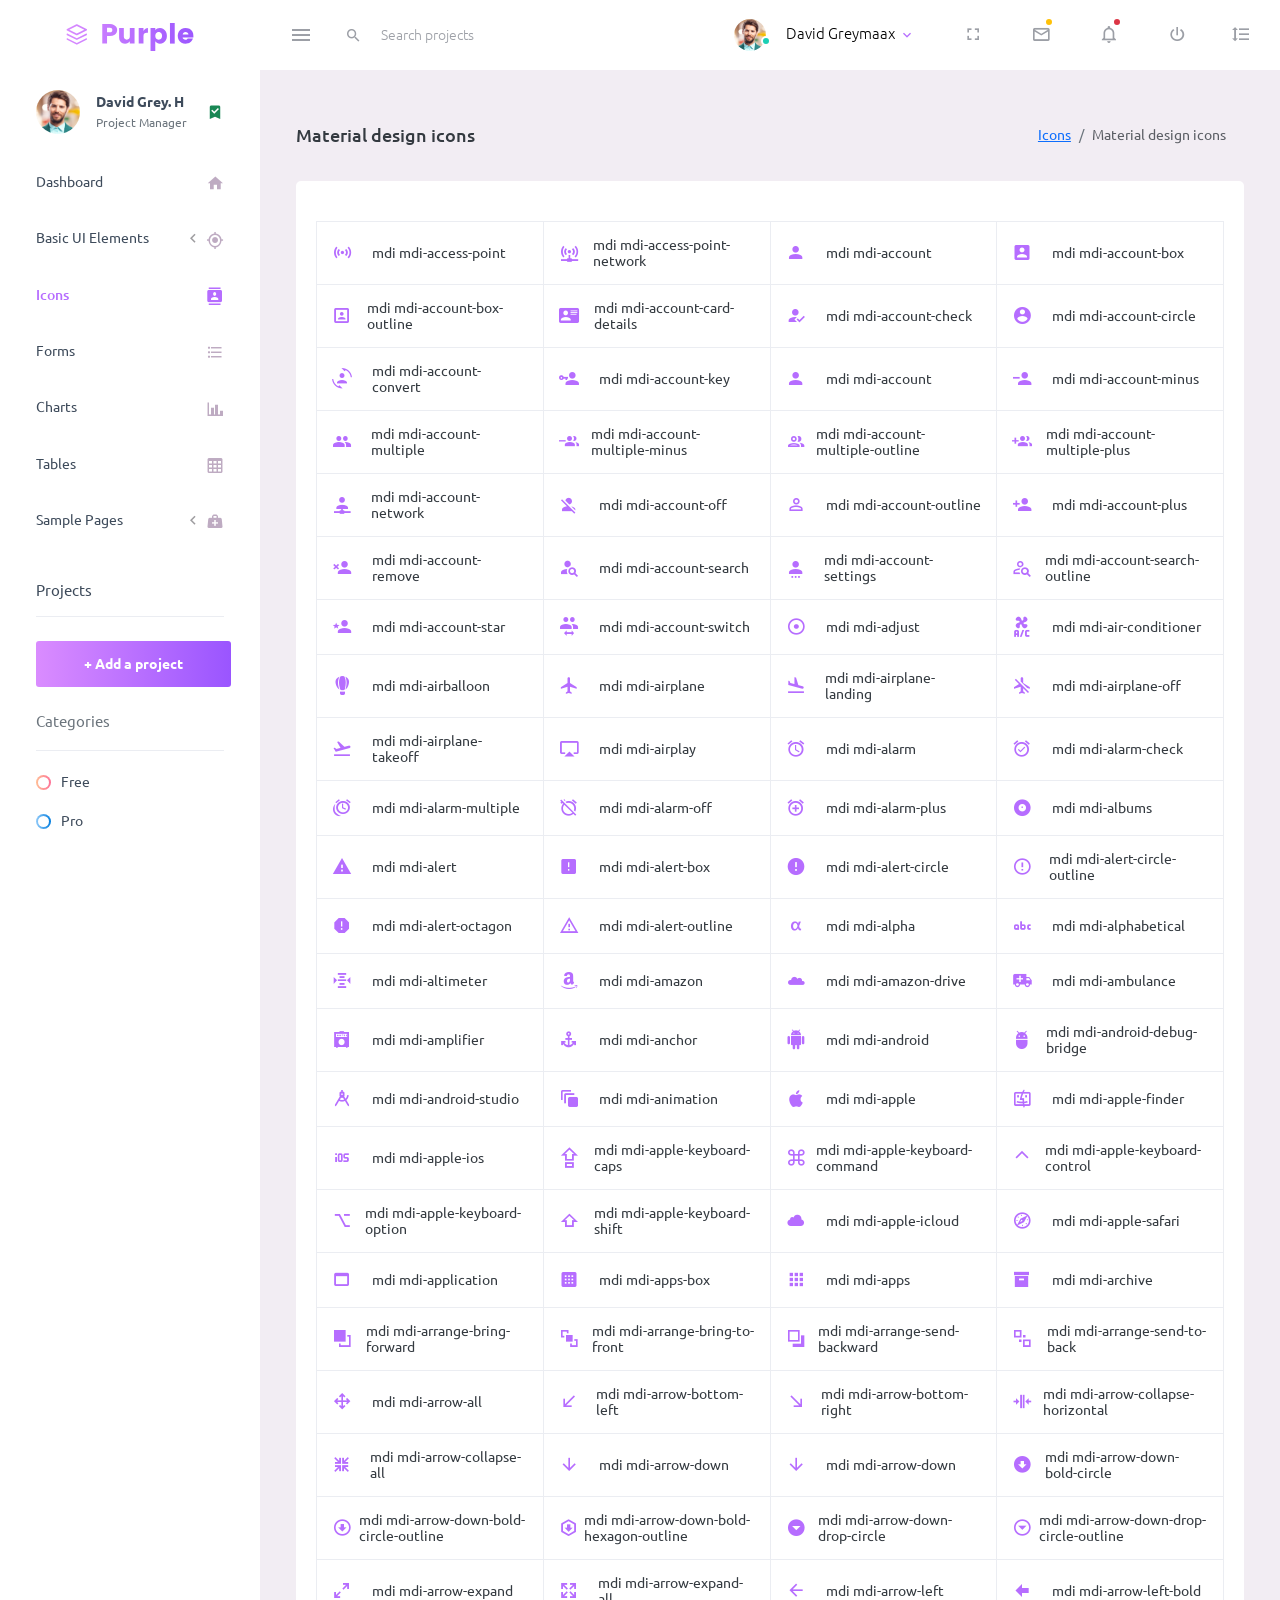
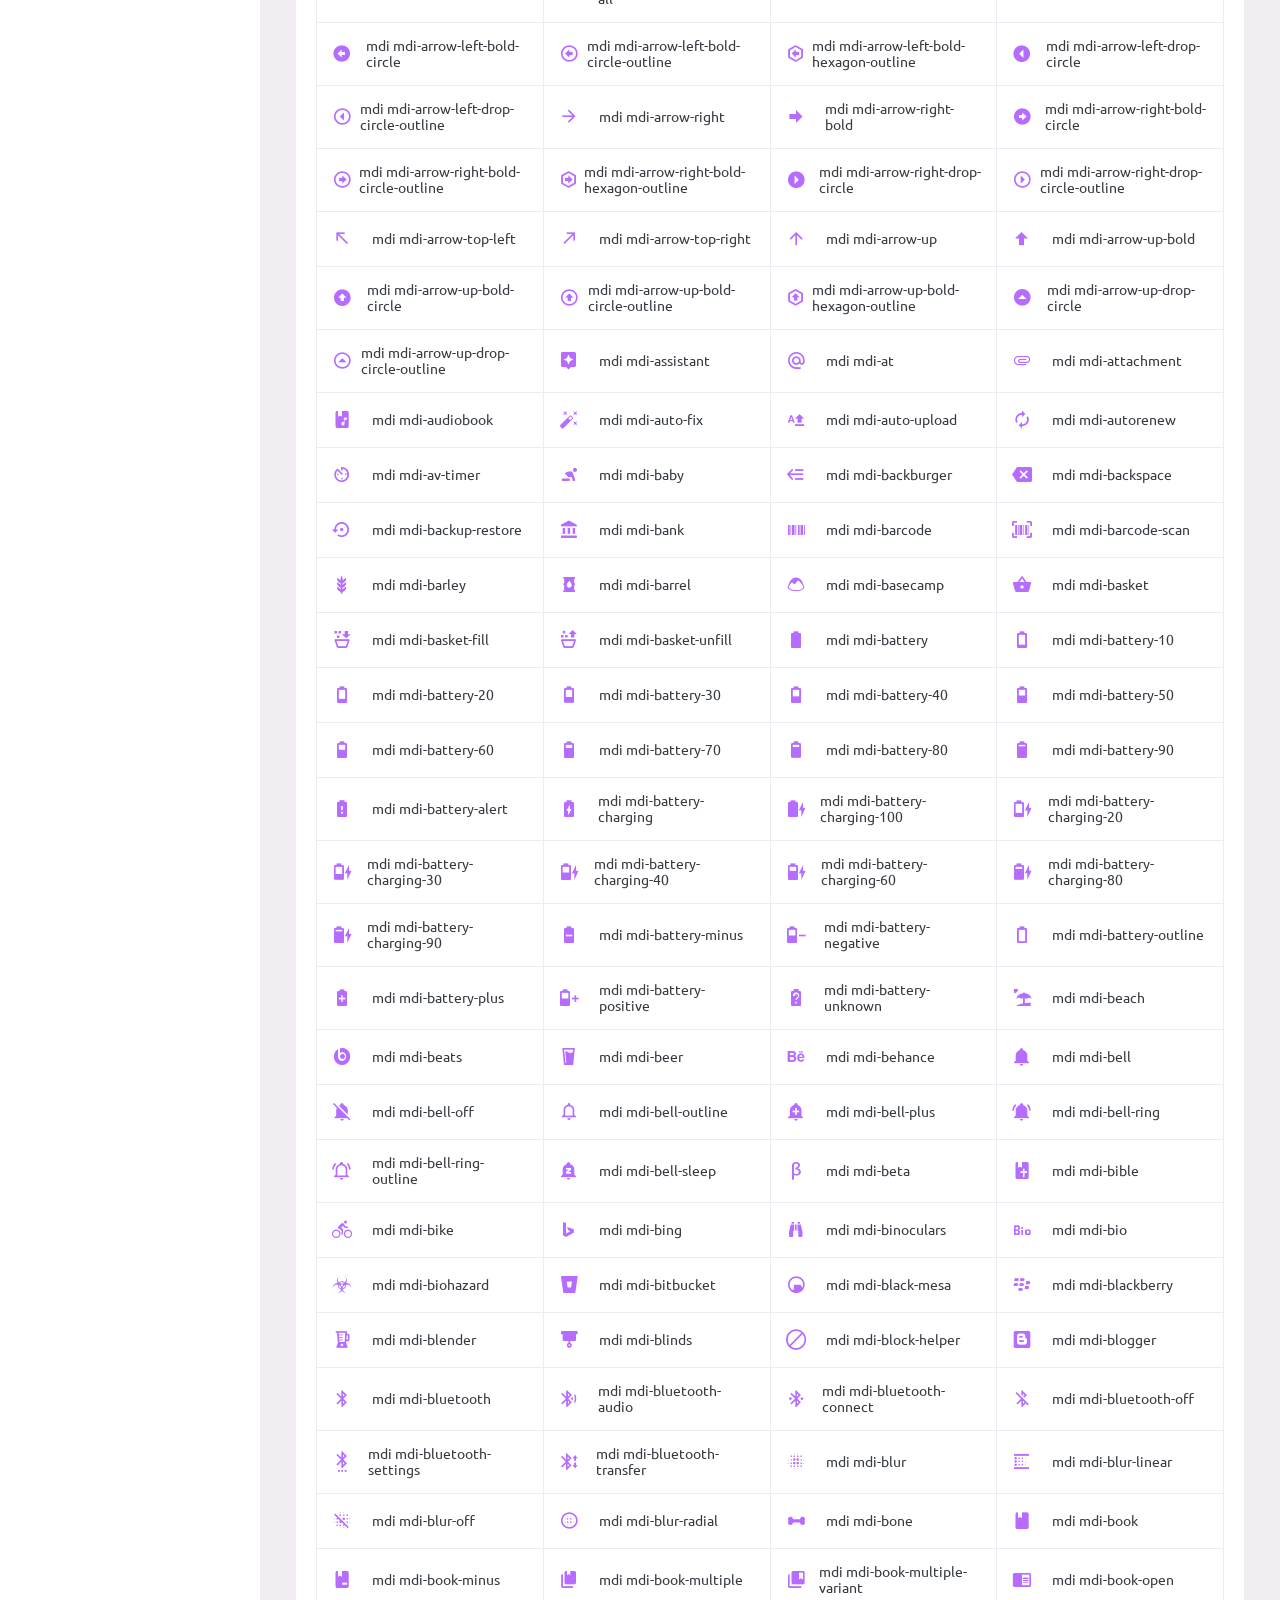
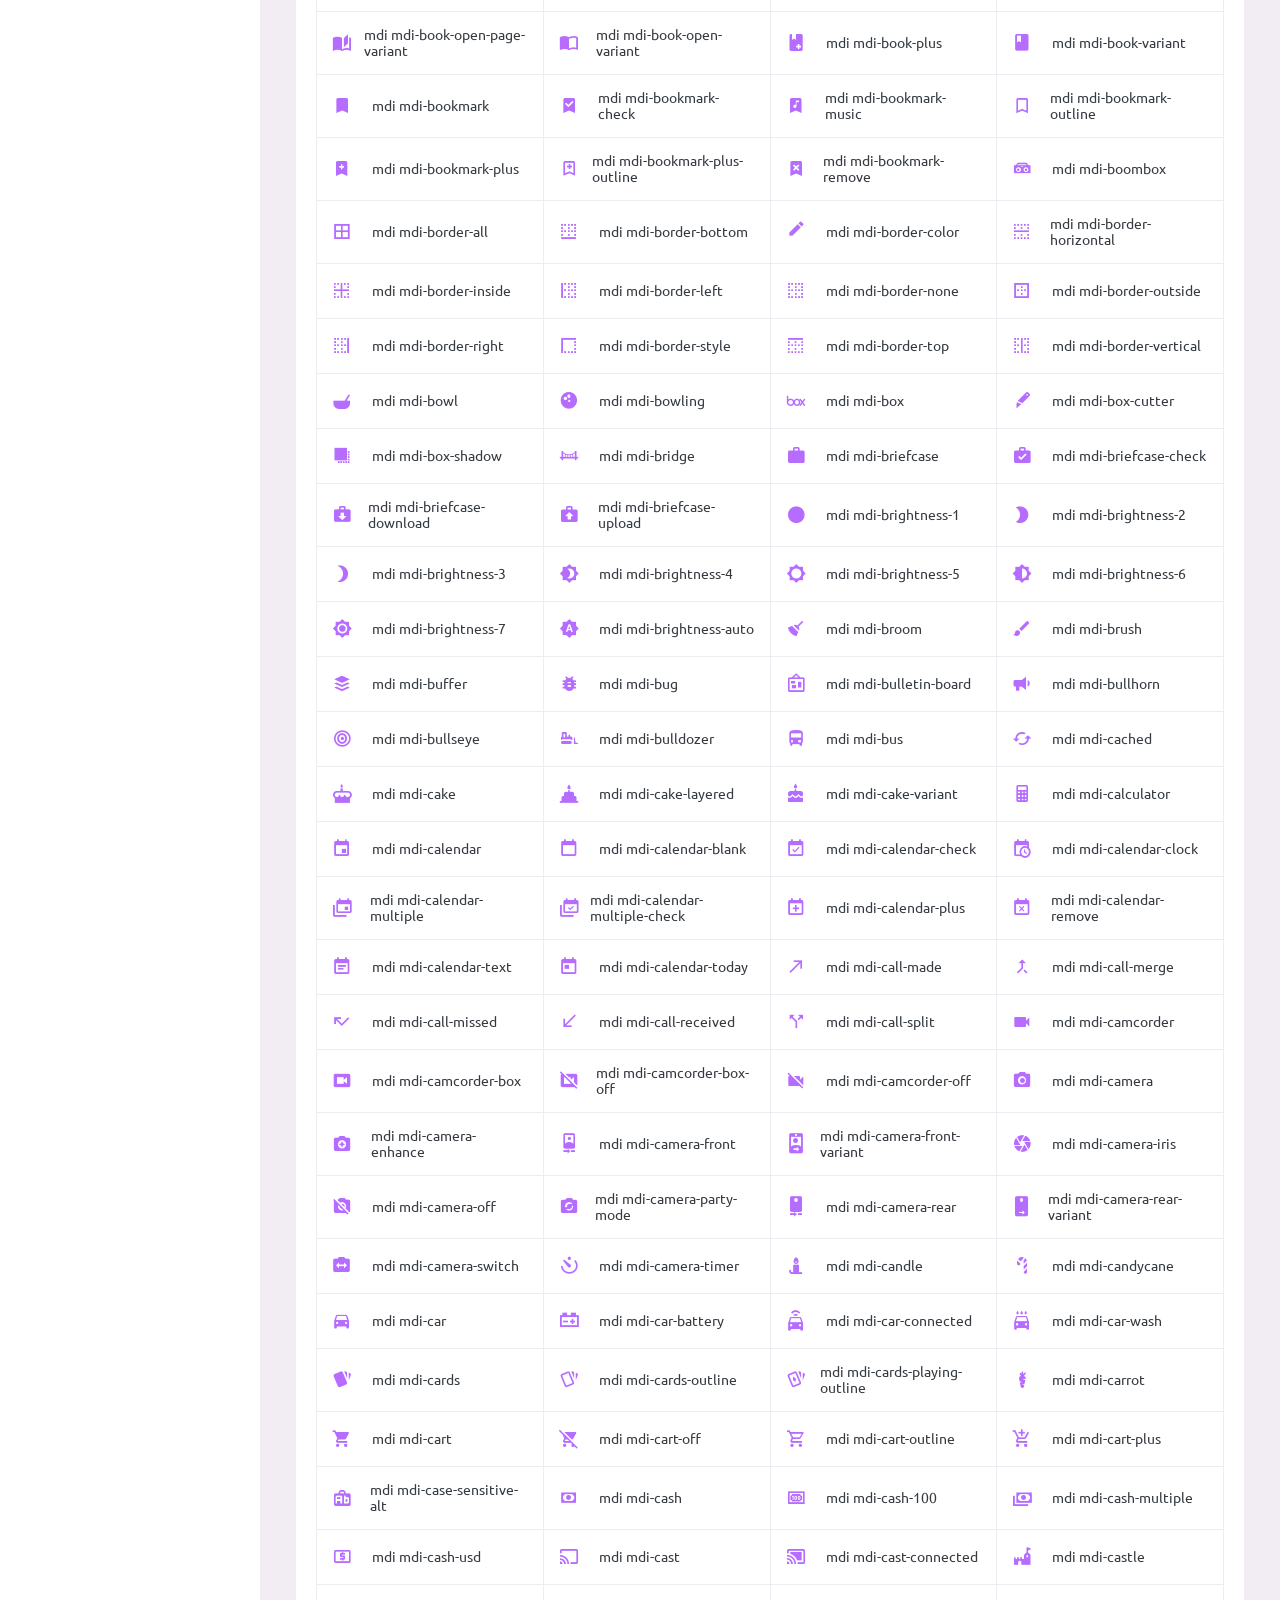
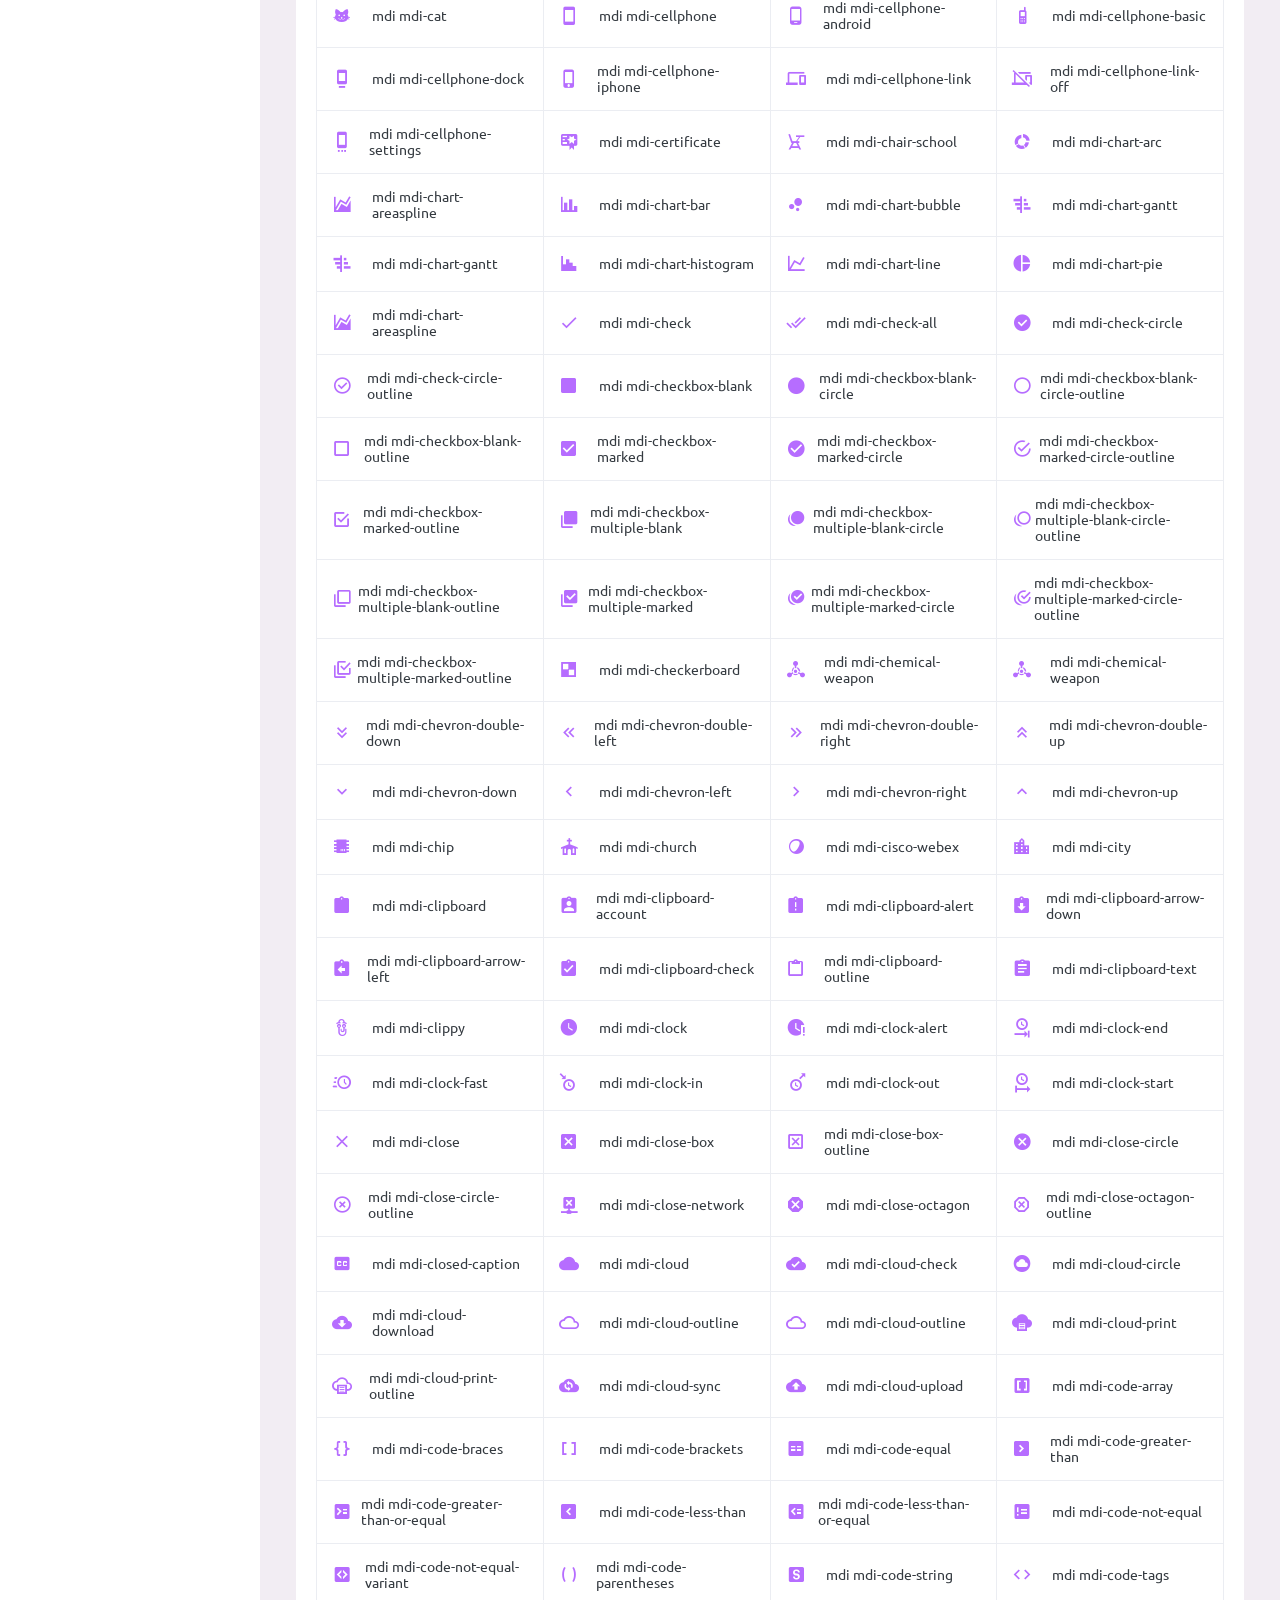
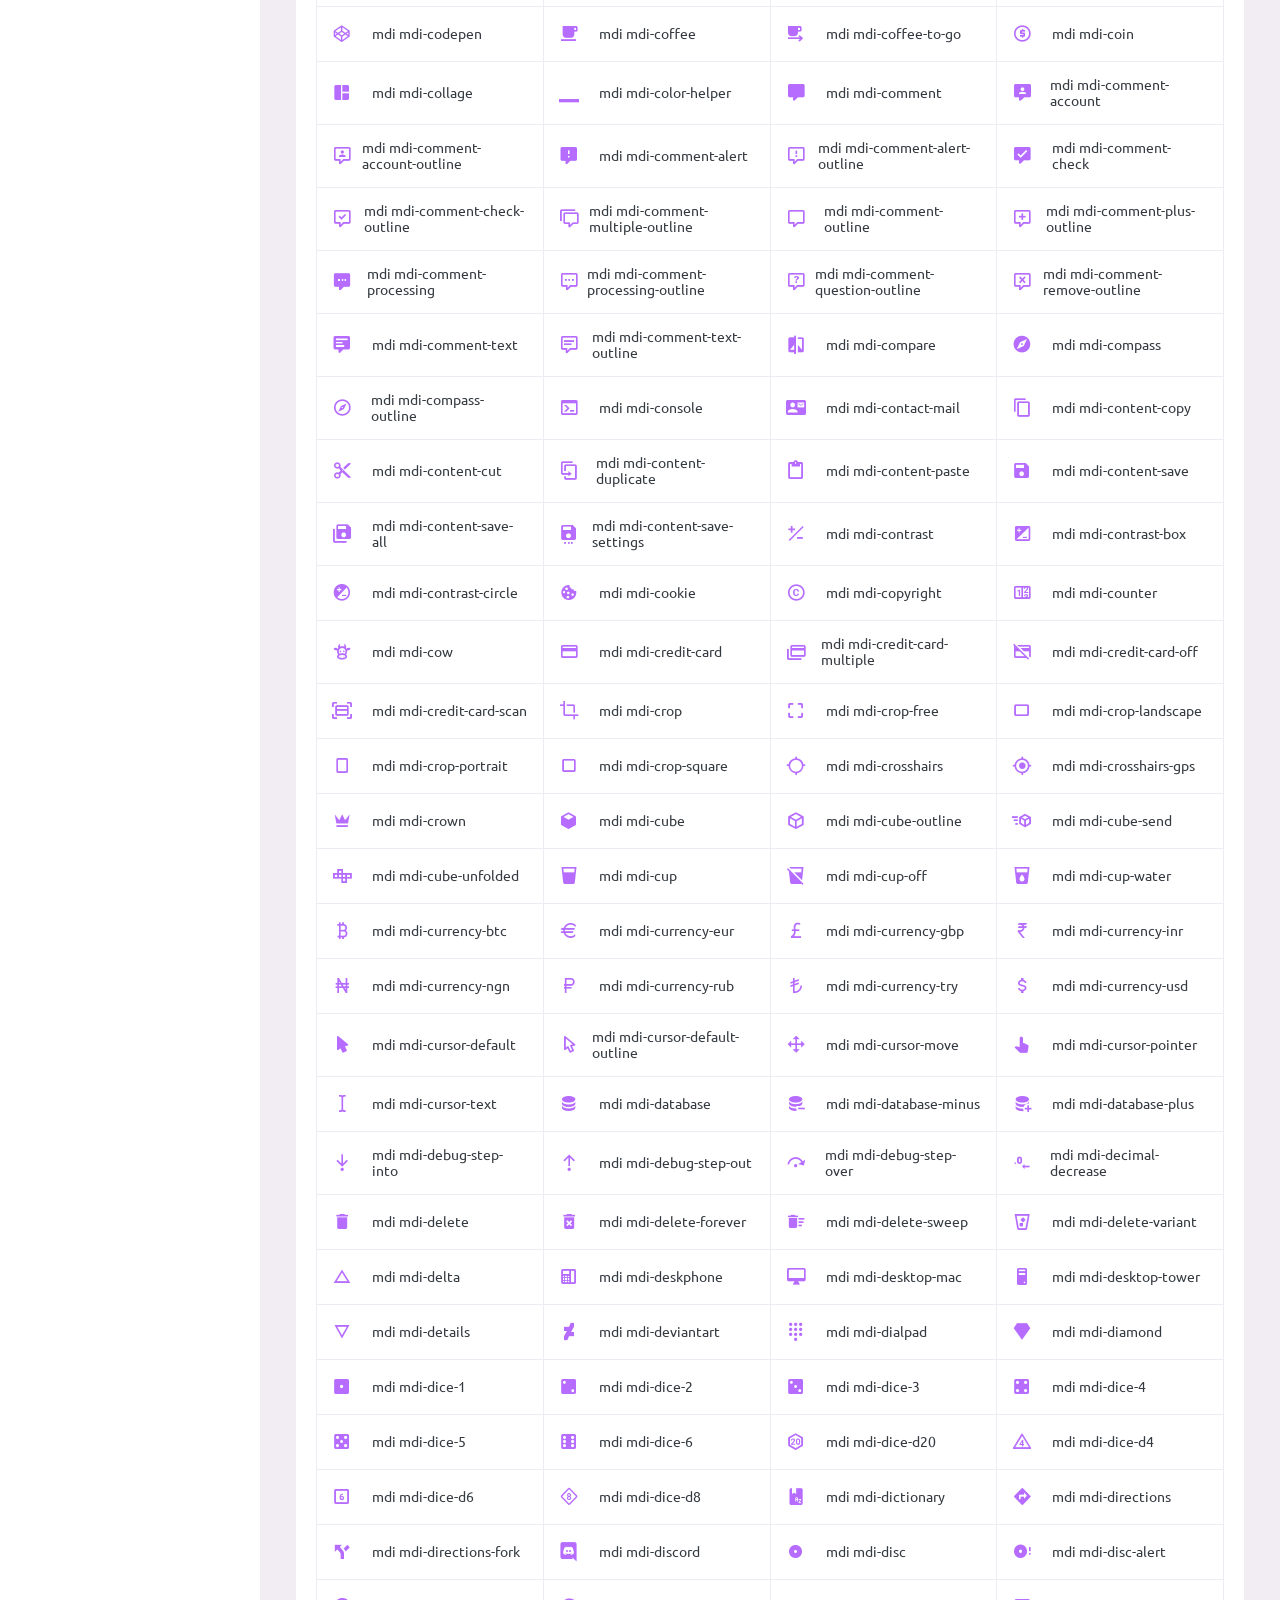
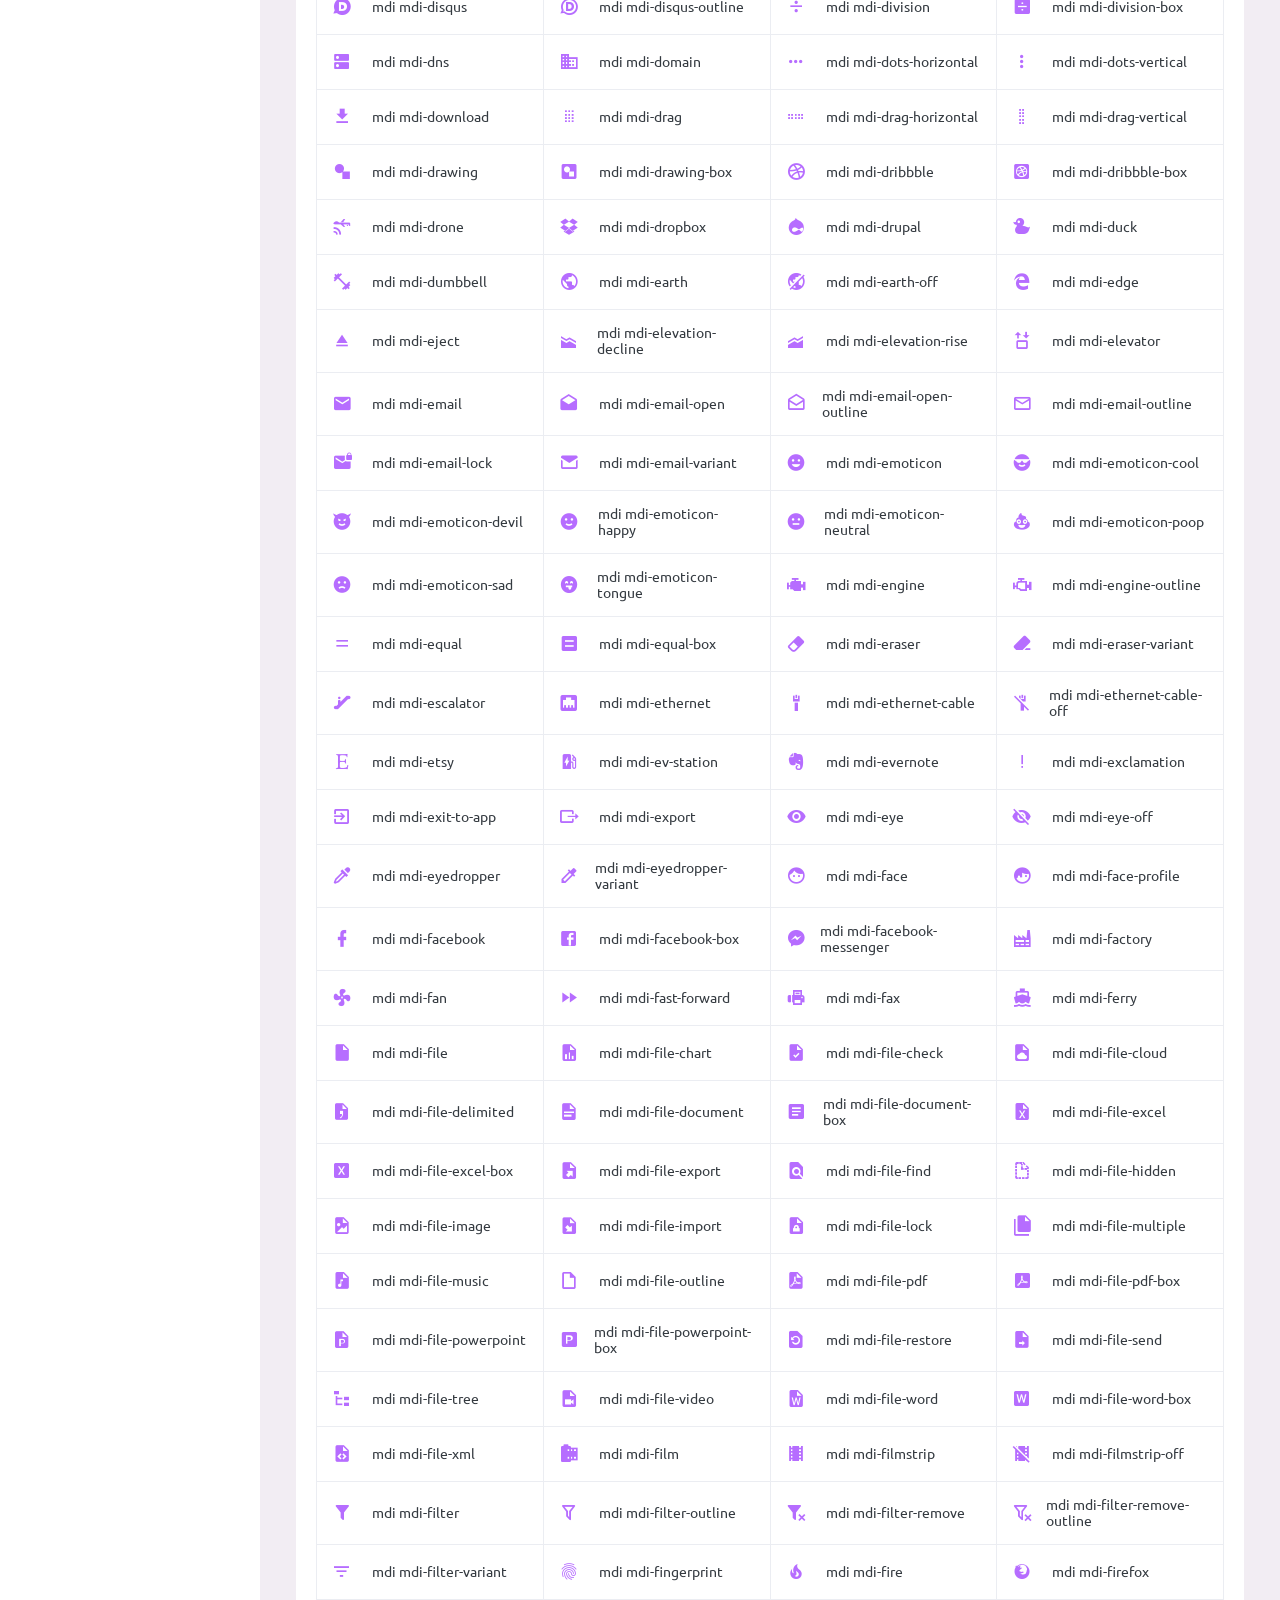
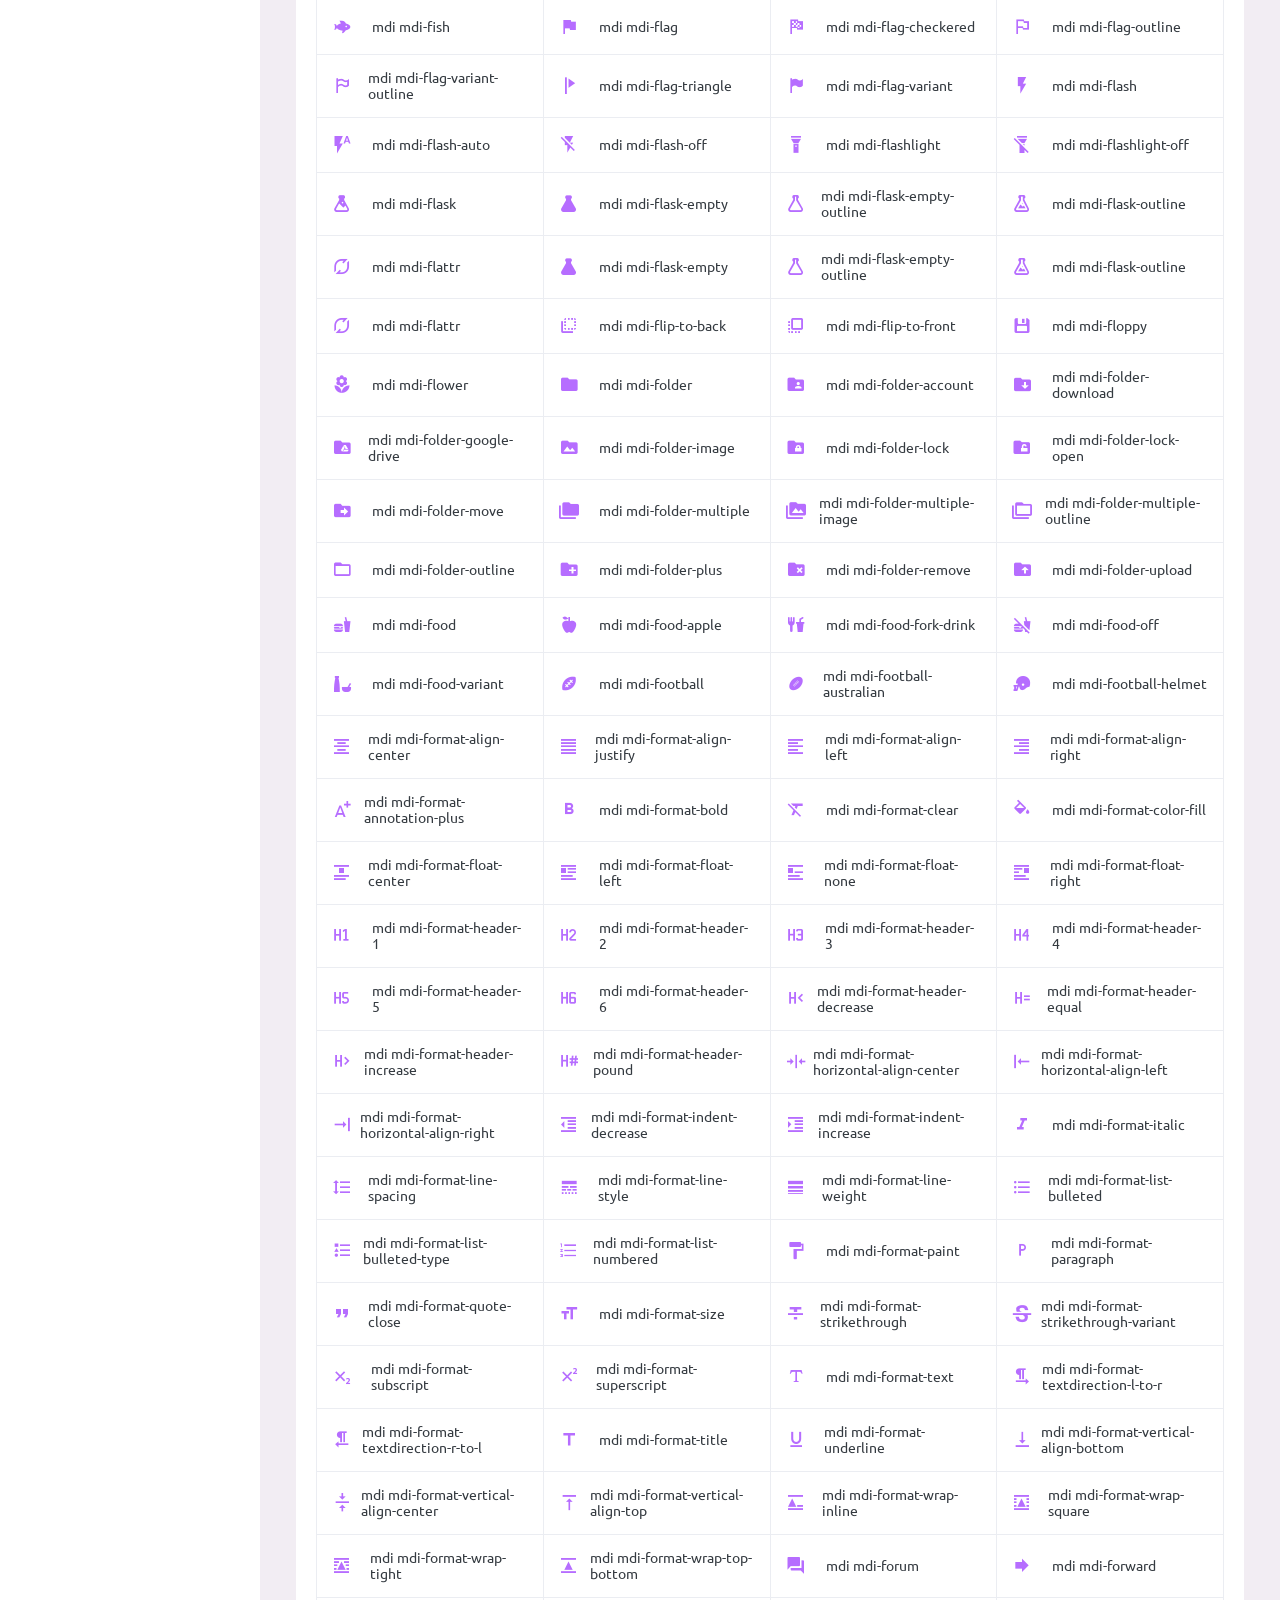
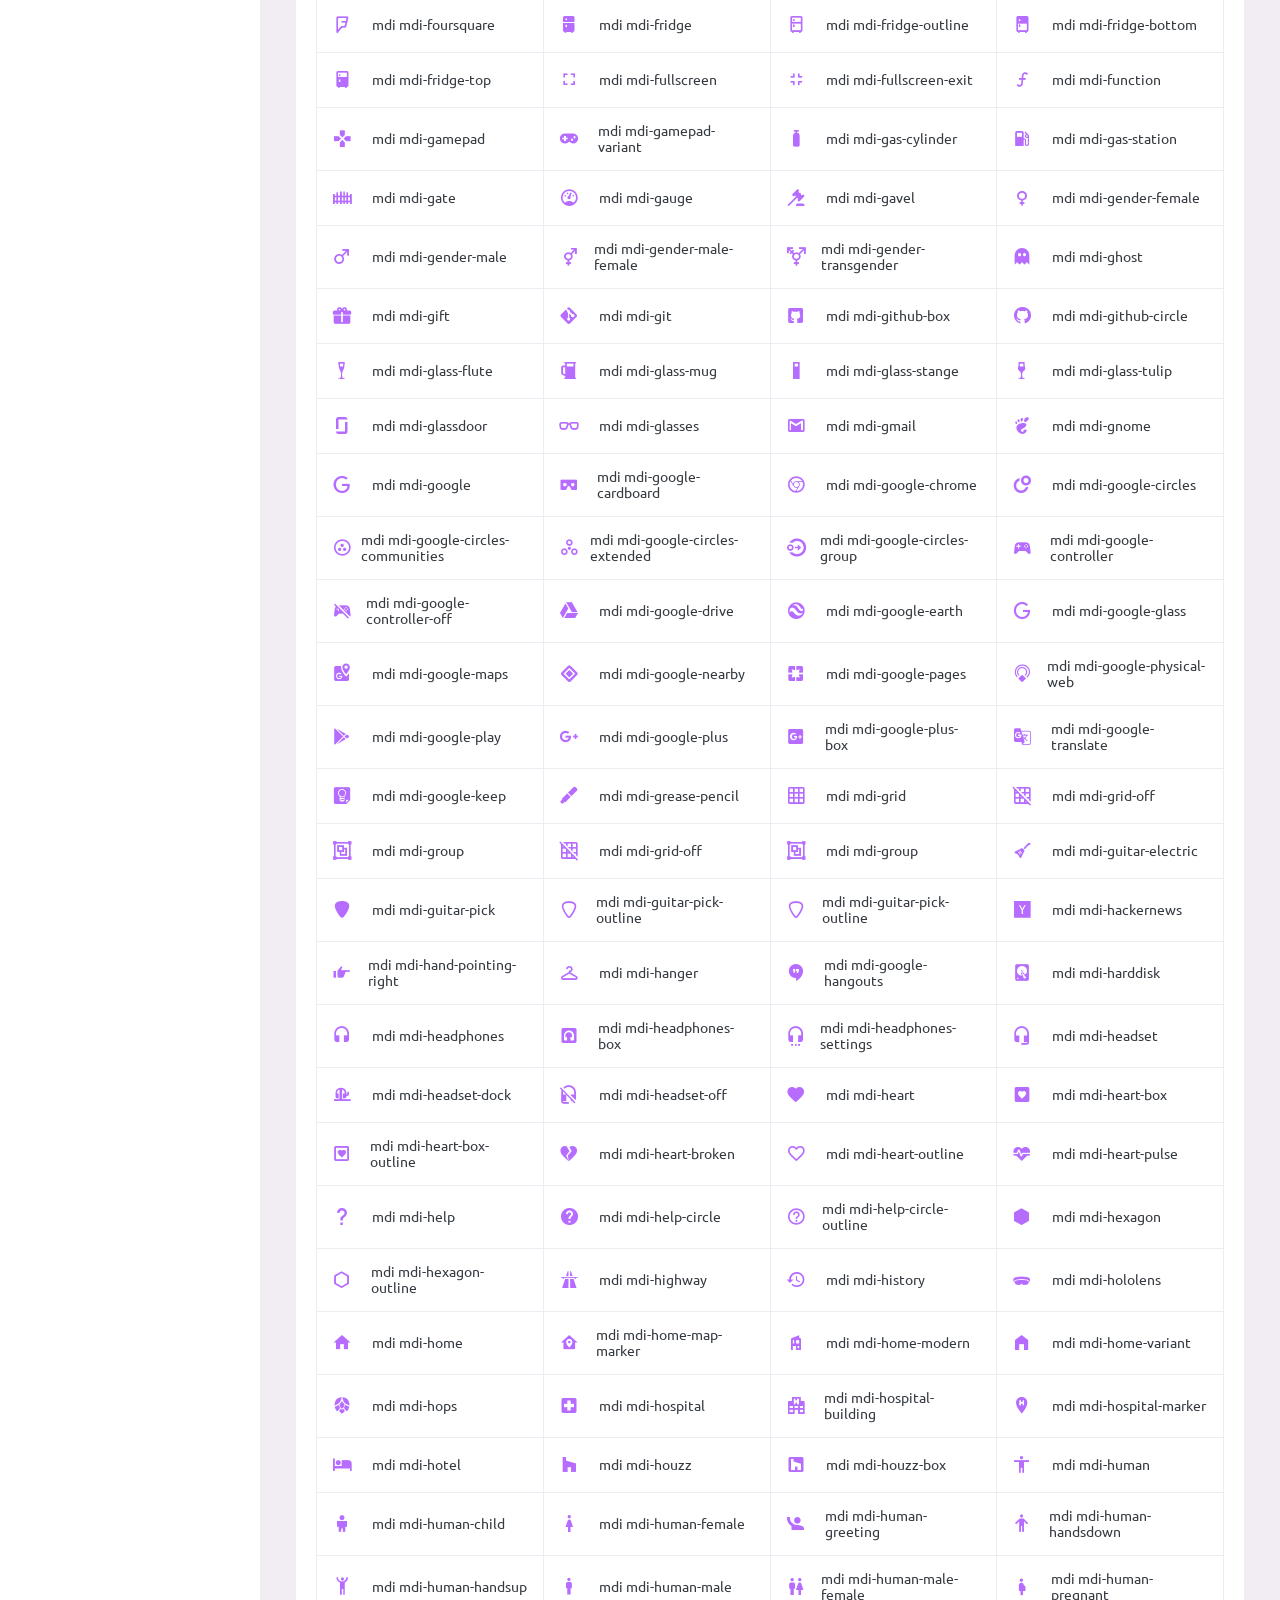
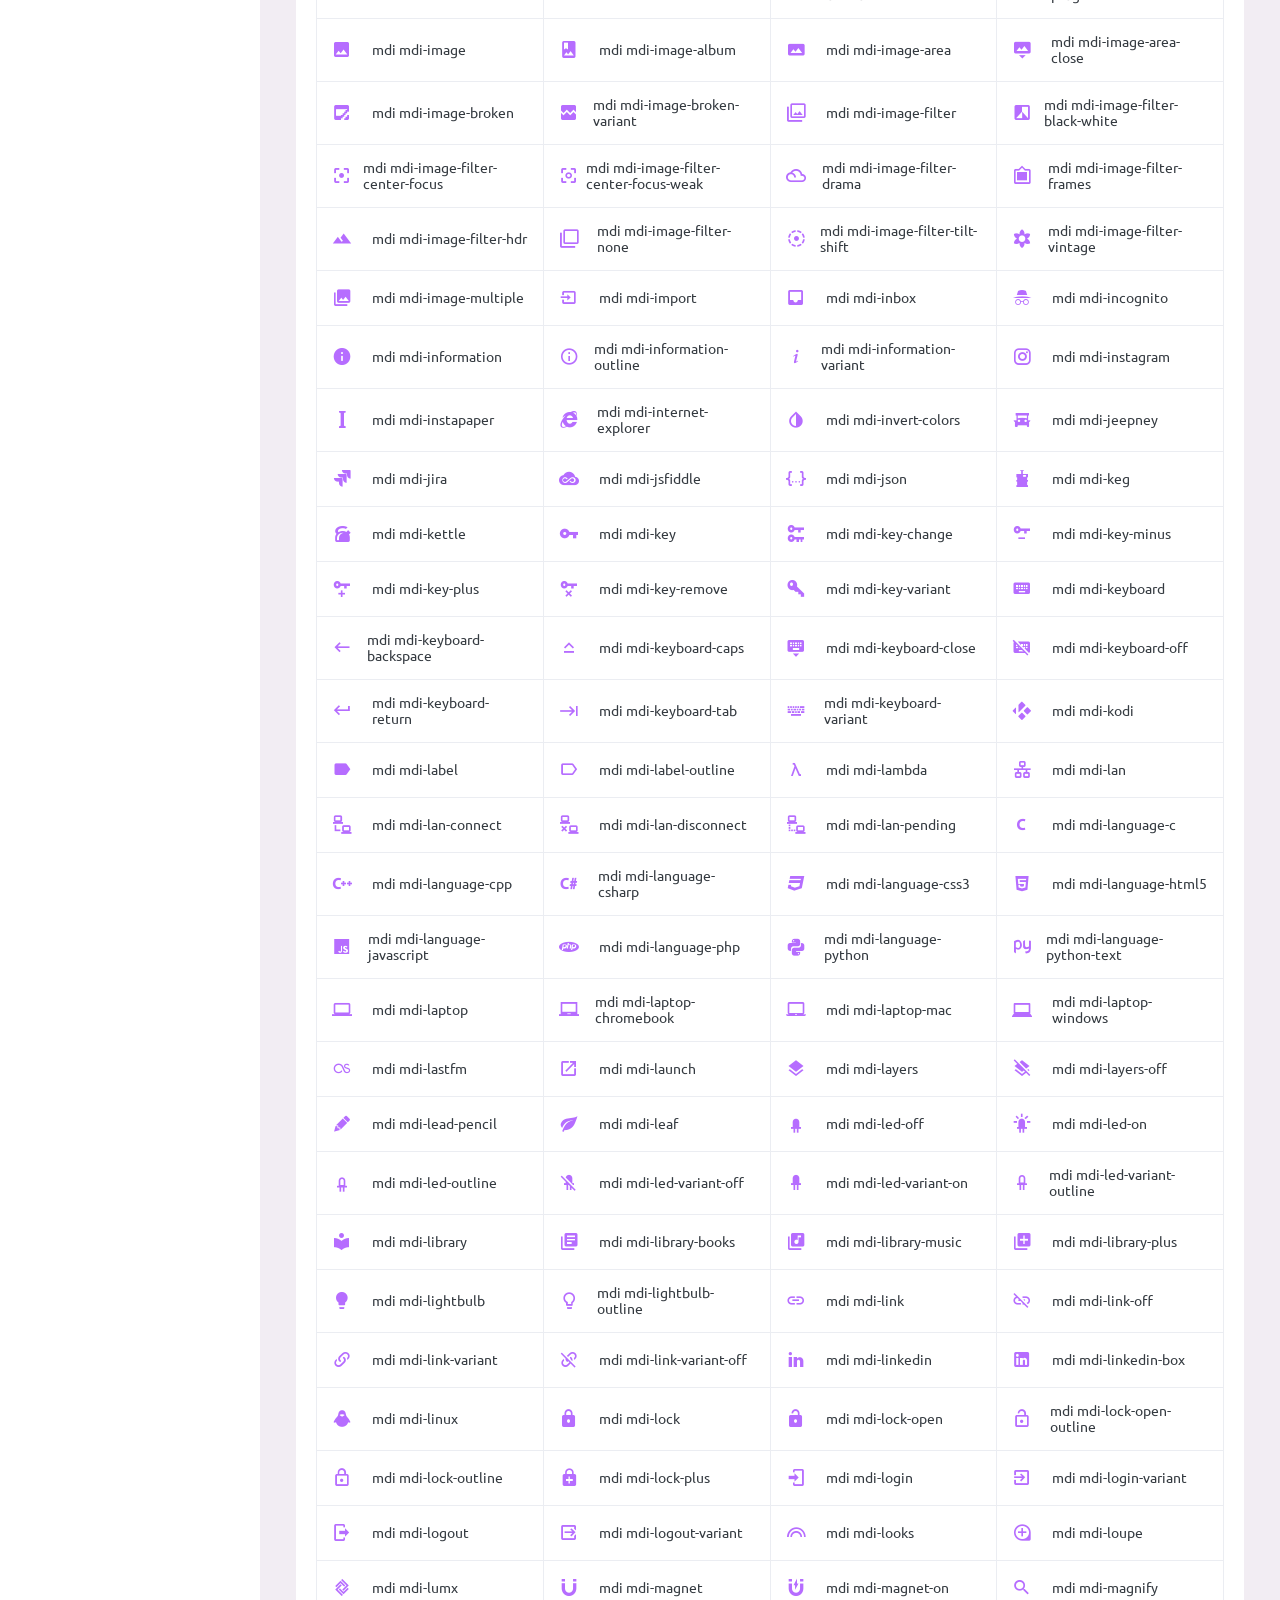
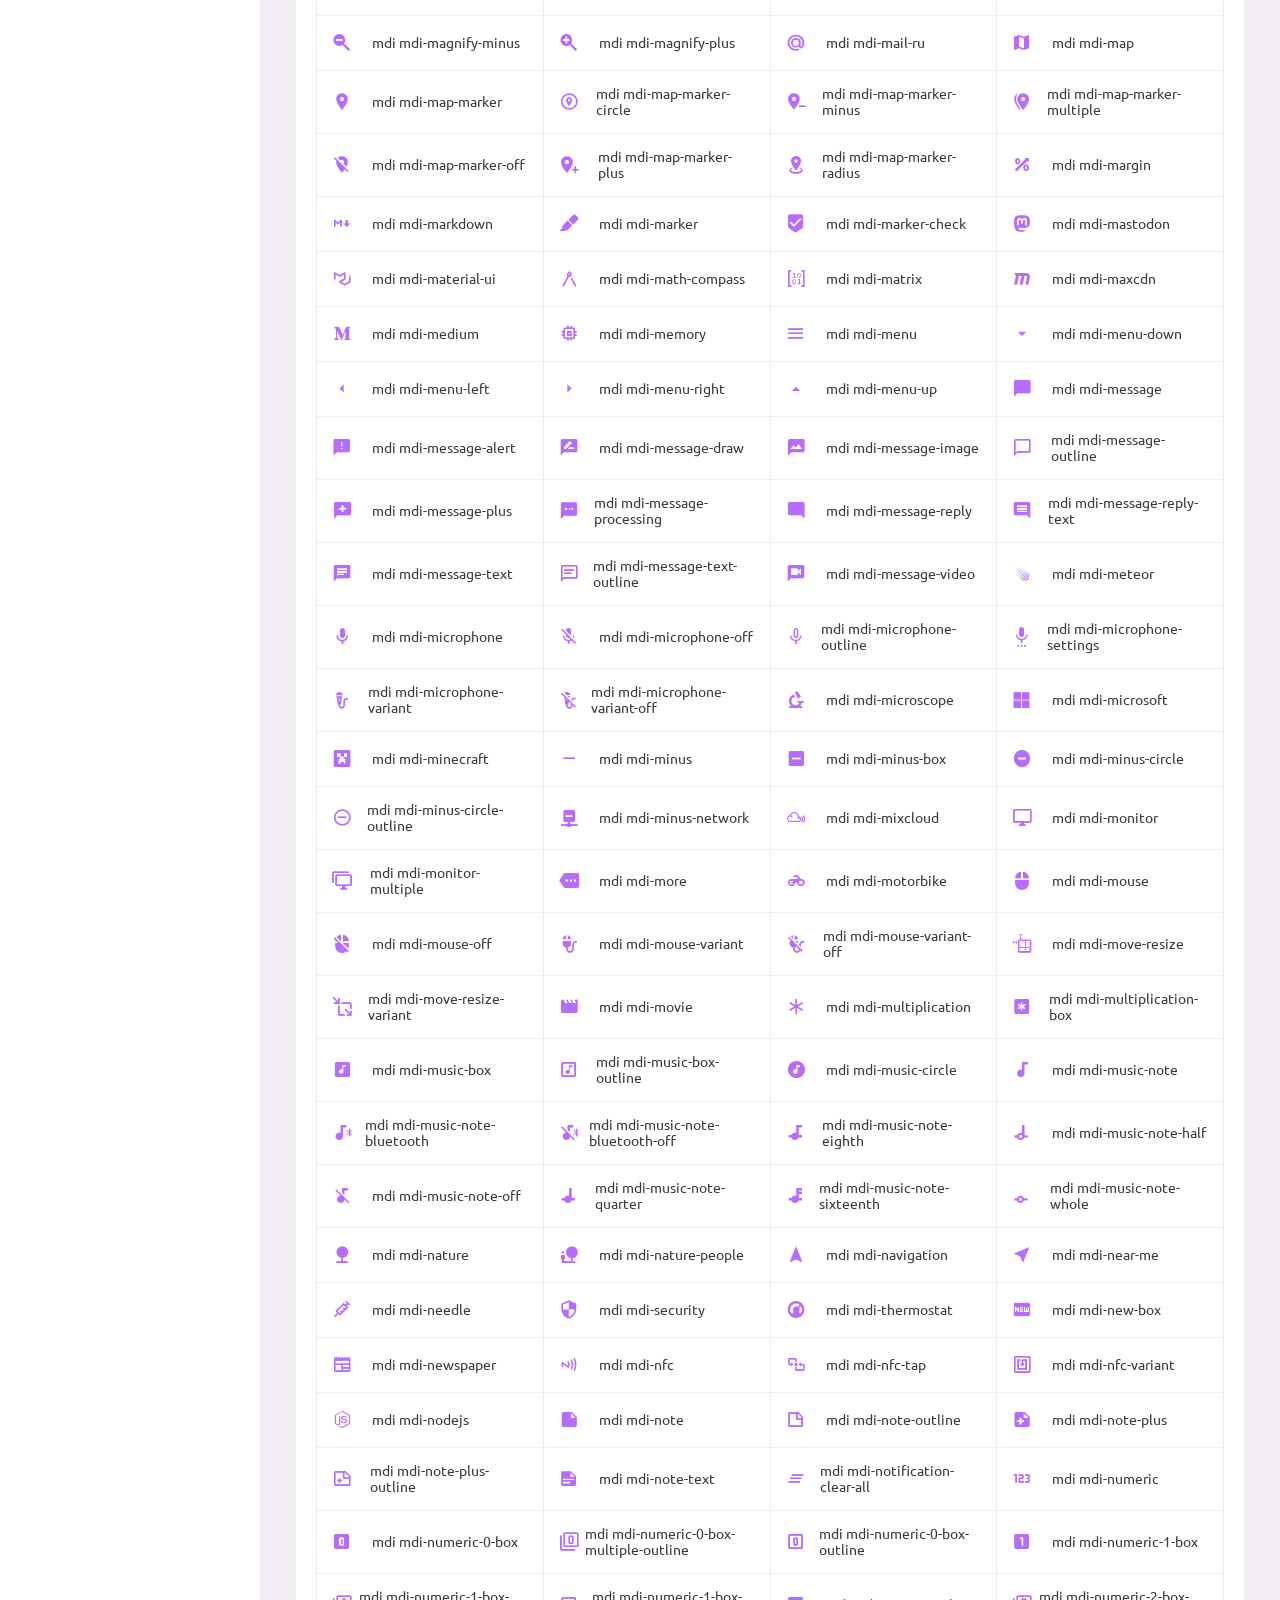
<file: learning-flask/ariakaro-flask/main_app/Purple/pages/icons/mdi.html>
<!DOCTYPE html>
<html lang="en">
  <head>
    <!-- Required meta tags -->
    <meta charset="utf-8">
    <meta name="viewport" content="width=device-width, initial-scale=1, shrink-to-fit=no">
    <title>Purple Admin</title>
    <!-- plugins:css -->
    <link rel="stylesheet" href="../../assets/vendors/mdi/css/materialdesignicons.min.css">
    <link rel="stylesheet" href="../../assets/vendors/css/vendor.bundle.base.css">
    <!-- endinject -->
    <!-- Plugin css for this page -->
    <!-- End Plugin css for this page -->
    <!-- inject:css -->
    <!-- endinject -->
    <!-- Layout styles -->
    <link rel="stylesheet" href="../../assets/css/style.css">
    <!-- End layout styles -->
    <link rel="shortcut icon" href="../../assets/images/favicon.ico" />
  </head>
  <body>
    <div class=" container-scroller">
      <!-- partial:../../partials/_navbar.html -->
      <nav class="navbar default-layout-navbar col-lg-12 col-12 p-0 fixed-top d-flex flex-row">
        <div class="text-center navbar-brand-wrapper d-flex align-items-center justify-content-center">
          <a class="navbar-brand brand-logo" href="../../index.html"><img src="../../assets/images/logo.svg" alt="logo" /></a>
          <a class="navbar-brand brand-logo-mini" href="../../index.html"><img src="../../assets/images/logo-mini.svg" alt="logo" /></a>
        </div>
        <div class="navbar-menu-wrapper d-flex align-items-stretch">
          <button class="navbar-toggler navbar-toggler align-self-center" type="button" data-toggle="minimize">
            <span class="mdi mdi-menu"></span>
          </button>
          <div class="search-field d-none d-md-block">
            <form class="d-flex align-items-center h-100" action="#">
              <div class="input-group">
                <div class="input-group-prepend bg-transparent">
                  <i class="input-group-text border-0 mdi mdi-magnify"></i>
                </div>
                <input type="text" class="form-control bg-transparent border-0" placeholder="Search projects">
              </div>
            </form>
          </div>
          <ul class="navbar-nav navbar-nav-right">
            <li class="nav-item nav-profile dropdown">
              <a class="nav-link dropdown-toggle" id="profileDropdown" href="#" data-bs-toggle="dropdown" aria-expanded="false">
                <div class="nav-profile-img">
                  <img src="../../assets/images/faces/face1.jpg" alt="image">
                  <span class="availability-status online"></span>
                </div>
                <div class="nav-profile-text">
                  <p class="mb-1 text-black">David Greymaax</p>
                </div>
              </a>
              <div class="dropdown-menu navbar-dropdown" aria-labelledby="profileDropdown">
                <a class="dropdown-item" href="#">
                  <i class="mdi mdi-cached me-2 text-success"></i> Activity Log </a>
                <div class="dropdown-divider"></div>
                <a class="dropdown-item" href="#">
                  <i class="mdi mdi-logout me-2 text-primary"></i> Signout </a>
              </div>
            </li>
            <li class="nav-item d-none d-lg-block full-screen-link">
              <a class="nav-link">
                <i class="mdi mdi-fullscreen" id="fullscreen-button"></i>
              </a>
            </li>
            <li class="nav-item dropdown">
              <a class="nav-link count-indicator dropdown-toggle" id="messageDropdown" href="#" data-bs-toggle="dropdown" aria-expanded="false">
                <i class="mdi mdi-email-outline"></i>
                <span class="count-symbol bg-warning"></span>
              </a>
              <div class="dropdown-menu dropdown-menu-right navbar-dropdown preview-list" aria-labelledby="messageDropdown">
                <h6 class="p-3 mb-0">Messages</h6>
                <div class="dropdown-divider"></div>
                <a class="dropdown-item preview-item">
                  <div class="preview-thumbnail">
                    <img src="../../assets/images/faces/face4.jpg" alt="image" class="profile-pic">
                  </div>
                  <div class="preview-item-content d-flex align-items-start flex-column justify-content-center">
                    <h6 class="preview-subject ellipsis mb-1 font-weight-normal">Mark send you a message</h6>
                    <p class="text-gray mb-0"> 1 Minutes ago </p>
                  </div>
                </a>
                <div class="dropdown-divider"></div>
                <a class="dropdown-item preview-item">
                  <div class="preview-thumbnail">
                    <img src="../../assets/images/faces/face2.jpg" alt="image" class="profile-pic">
                  </div>
                  <div class="preview-item-content d-flex align-items-start flex-column justify-content-center">
                    <h6 class="preview-subject ellipsis mb-1 font-weight-normal">Cregh send you a message</h6>
                    <p class="text-gray mb-0"> 15 Minutes ago </p>
                  </div>
                </a>
                <div class="dropdown-divider"></div>
                <a class="dropdown-item preview-item">
                  <div class="preview-thumbnail">
                    <img src="../../assets/images/faces/face3.jpg" alt="image" class="profile-pic">
                  </div>
                  <div class="preview-item-content d-flex align-items-start flex-column justify-content-center">
                    <h6 class="preview-subject ellipsis mb-1 font-weight-normal">Profile picture updated</h6>
                    <p class="text-gray mb-0"> 18 Minutes ago </p>
                  </div>
                </a>
                <div class="dropdown-divider"></div>
                <h6 class="p-3 mb-0 text-center">4 new messages</h6>
              </div>
            </li>
            <li class="nav-item dropdown">
              <a class="nav-link count-indicator dropdown-toggle" id="notificationDropdown" href="#" data-bs-toggle="dropdown">
                <i class="mdi mdi-bell-outline"></i>
                <span class="count-symbol bg-danger"></span>
              </a>
              <div class="dropdown-menu dropdown-menu-right navbar-dropdown preview-list" aria-labelledby="notificationDropdown">
                <h6 class="p-3 mb-0">Notifications</h6>
                <div class="dropdown-divider"></div>
                <a class="dropdown-item preview-item">
                  <div class="preview-thumbnail">
                    <div class="preview-icon bg-success">
                      <i class="mdi mdi-calendar"></i>
                    </div>
                  </div>
                  <div class="preview-item-content d-flex align-items-start flex-column justify-content-center">
                    <h6 class="preview-subject font-weight-normal mb-1">Event today</h6>
                    <p class="text-gray ellipsis mb-0"> Just a reminder that you have an event today </p>
                  </div>
                </a>
                <div class="dropdown-divider"></div>
                <a class="dropdown-item preview-item">
                  <div class="preview-thumbnail">
                    <div class="preview-icon bg-warning">
                      <i class="mdi mdi-settings"></i>
                    </div>
                  </div>
                  <div class="preview-item-content d-flex align-items-start flex-column justify-content-center">
                    <h6 class="preview-subject font-weight-normal mb-1">Settings</h6>
                    <p class="text-gray ellipsis mb-0"> Update dashboard </p>
                  </div>
                </a>
                <div class="dropdown-divider"></div>
                <a class="dropdown-item preview-item">
                  <div class="preview-thumbnail">
                    <div class="preview-icon bg-info">
                      <i class="mdi mdi-link-variant"></i>
                    </div>
                  </div>
                  <div class="preview-item-content d-flex align-items-start flex-column justify-content-center">
                    <h6 class="preview-subject font-weight-normal mb-1">Launch Admin</h6>
                    <p class="text-gray ellipsis mb-0"> New admin wow! </p>
                  </div>
                </a>
                <div class="dropdown-divider"></div>
                <h6 class="p-3 mb-0 text-center">See all notifications</h6>
              </div>
            </li>
            <li class="nav-item nav-logout d-none d-lg-block">
              <a class="nav-link" href="#">
                <i class="mdi mdi-power"></i>
              </a>
            </li>
            <li class="nav-item nav-settings d-none d-lg-block">
              <a class="nav-link" href="#">
                <i class="mdi mdi-format-line-spacing"></i>
              </a>
            </li>
          </ul>
          <button class="navbar-toggler navbar-toggler-right d-lg-none align-self-center" type="button" data-toggle="offcanvas">
            <span class="mdi mdi-menu"></span>
          </button>
        </div>
      </nav>
      <!-- partial -->
      <div class="container-fluid page-body-wrapper">
        <!-- partial:../../partials/_sidebar.html -->
        <nav class="sidebar sidebar-offcanvas" id="sidebar">
          <ul class="nav">
            <li class="nav-item nav-profile">
              <a href="#" class="nav-link">
                <div class="nav-profile-image">
                  <img src="../../assets/images/faces/face1.jpg" alt="profile">
                  <span class="login-status online"></span>
                  <!--change to offline or busy as needed-->
                </div>
                <div class="nav-profile-text d-flex flex-column">
                  <span class="font-weight-bold mb-2">David Grey. H</span>
                  <span class="text-secondary text-small">Project Manager</span>
                </div>
                <i class="mdi mdi-bookmark-check text-success nav-profile-badge"></i>
              </a>
            </li>
            <li class="nav-item">
              <a class="nav-link" href="../../index.html">
                <span class="menu-title">Dashboard</span>
                <i class="mdi mdi-home menu-icon"></i>
              </a>
            </li>
            <li class="nav-item">
              <a class="nav-link" data-bs-toggle="collapse" href="#ui-basic" aria-expanded="false" aria-controls="ui-basic">
                <span class="menu-title">Basic UI Elements</span>
                <i class="menu-arrow"></i>
                <i class="mdi mdi-crosshairs-gps menu-icon"></i>
              </a>
              <div class="collapse" id="ui-basic">
                <ul class="nav flex-column sub-menu">
                  <li class="nav-item"> <a class="nav-link" href="../../pages/ui-features/buttons.html">Buttons</a></li>
                  <li class="nav-item"> <a class="nav-link" href="../../pages/ui-features/typography.html">Typography</a></li>
                </ul>
              </div>
            </li>
            <li class="nav-item">
              <a class="nav-link" href="../../pages/icons/mdi.html">
                <span class="menu-title">Icons</span>
                <i class="mdi mdi-contacts menu-icon"></i>
              </a>
            </li>
            <li class="nav-item">
              <a class="nav-link" href="../../pages/forms/basic_elements.html">
                <span class="menu-title">Forms</span>
                <i class="mdi mdi-format-list-bulleted menu-icon"></i>
              </a>
            </li>
            <li class="nav-item">
              <a class="nav-link" href="../../pages/charts/chartjs.html">
                <span class="menu-title">Charts</span>
                <i class="mdi mdi-chart-bar menu-icon"></i>
              </a>
            </li>
            <li class="nav-item">
              <a class="nav-link" href="../../pages/tables/basic-table.html">
                <span class="menu-title">Tables</span>
                <i class="mdi mdi-table-large menu-icon"></i>
              </a>
            </li>
            <li class="nav-item">
              <a class="nav-link" data-bs-toggle="collapse" href="#general-pages" aria-expanded="false" aria-controls="general-pages">
                <span class="menu-title">Sample Pages</span>
                <i class="menu-arrow"></i>
                <i class="mdi mdi-medical-bag menu-icon"></i>
              </a>
              <div class="collapse" id="general-pages">
                <ul class="nav flex-column sub-menu">
                  <li class="nav-item"> <a class="nav-link" href="../../pages/samples/blank-page.html"> Blank Page </a></li>
                  <li class="nav-item"> <a class="nav-link" href="../../pages/samples/login.html"> Login </a></li>
                  <li class="nav-item"> <a class="nav-link" href="../../pages/samples/register.html"> Register </a></li>
                  <li class="nav-item"> <a class="nav-link" href="../../pages/samples/error-404.html"> 404 </a></li>
                  <li class="nav-item"> <a class="nav-link" href="../../pages/samples/error-500.html"> 500 </a></li>
                </ul>
              </div>
            </li>
            <li class="nav-item sidebar-actions">
              <span class="nav-link">
                <div class="border-bottom">
                  <h6 class="font-weight-normal mb-3">Projects</h6>
                </div>
                <button class="btn btn-block btn-lg btn-gradient-primary mt-4">+ Add a project</button>
                <div class="mt-4">
                  <div class="border-bottom">
                    <p class="text-secondary">Categories</p>
                  </div>
                  <ul class="gradient-bullet-list mt-4">
                    <li>Free</li>
                    <li>Pro</li>
                  </ul>
                </div>
              </span>
            </li>
          </ul>
        </nav>
        <!-- partial -->
        <div class="main-panel">
          <div class="content-wrapper">
            <div class="page-header">
              <h3 class="page-title"> Material design icons </h3>
              <nav aria-label="breadcrumb">
                <ol class="breadcrumb">
                  <li class="breadcrumb-item"><a href="#">Icons</a></li>
                  <li class="breadcrumb-item active" aria-current="page">Material design icons</li>
                </ol>
              </nav>
            </div>
            <div class="row">
              <div class="col-lg-12 grid-margin">
                <div class="card">
                  <div class="card-body">
                    <div class="row icons-list">
                      <div class="col-sm-6 col-md-4 col-lg-3">
                        <i class="mdi mdi-access-point"></i> mdi mdi-access-point
                      </div>
                      <div class="col-sm-6 col-md-4 col-lg-3">
                        <i class="mdi mdi-access-point-network"></i> mdi mdi-access-point-network
                      </div>
                      <div class="col-sm-6 col-md-4 col-lg-3">
                        <i class="mdi mdi-account"></i> mdi mdi-account
                      </div>
                      <div class="col-sm-6 col-md-4 col-lg-3">
                        <i class="mdi mdi-account-box"></i> mdi mdi-account-box
                      </div>
                      <div class="col-sm-6 col-md-4 col-lg-3">
                        <i class="mdi mdi-account-box-outline"></i> mdi mdi-account-box-outline
                      </div>
                      <div class="col-sm-6 col-md-4 col-lg-3">
                        <i class="mdi mdi-account-card-details"></i> mdi mdi-account-card-details
                      </div>
                      <div class="col-sm-6 col-md-4 col-lg-3">
                        <i class="mdi mdi-account-check"></i> mdi mdi-account-check
                      </div>
                      <div class="col-sm-6 col-md-4 col-lg-3">
                        <i class="mdi mdi-account-circle"></i> mdi mdi-account-circle
                      </div>
                      <div class="col-sm-6 col-md-4 col-lg-3">
                        <i class="mdi mdi-account-convert"></i> mdi mdi-account-convert
                      </div>
                      <div class="col-sm-6 col-md-4 col-lg-3">
                        <i class="mdi mdi-account-key"></i> mdi mdi-account-key
                      </div>
                      <div class="col-sm-6 col-md-4 col-lg-3">
                        <i class="mdi mdi-account"></i> mdi mdi-account
                      </div>
                      <div class="col-sm-6 col-md-4 col-lg-3">
                        <i class="mdi mdi-account-minus"></i> mdi mdi-account-minus
                      </div>
                      <div class="col-sm-6 col-md-4 col-lg-3">
                        <i class="mdi mdi-account-multiple"></i> mdi mdi-account-multiple
                      </div>
                      <div class="col-sm-6 col-md-4 col-lg-3">
                        <i class="mdi mdi-account-multiple-minus"></i> mdi mdi-account-multiple-minus
                      </div>
                      <div class="col-sm-6 col-md-4 col-lg-3">
                        <i class="mdi mdi-account-multiple-outline"></i> mdi mdi-account-multiple-outline
                      </div>
                      <div class="col-sm-6 col-md-4 col-lg-3">
                        <i class="mdi mdi-account-multiple-plus"></i> mdi mdi-account-multiple-plus
                      </div>
                      <div class="col-sm-6 col-md-4 col-lg-3">
                        <i class="mdi mdi-account-network"></i> mdi mdi-account-network
                      </div>
                      <div class="col-sm-6 col-md-4 col-lg-3">
                        <i class="mdi mdi-account-off"></i> mdi mdi-account-off
                      </div>
                      <div class="col-sm-6 col-md-4 col-lg-3">
                        <i class="mdi mdi-account-outline"></i> mdi mdi-account-outline
                      </div>
                      <div class="col-sm-6 col-md-4 col-lg-3">
                        <i class="mdi mdi-account-plus"></i> mdi mdi-account-plus
                      </div>
                      <div class="col-sm-6 col-md-4 col-lg-3">
                        <i class="mdi mdi-account-remove"></i> mdi mdi-account-remove
                      </div>
                      <div class="col-sm-6 col-md-4 col-lg-3">
                        <i class="mdi mdi-account-search"></i> mdi mdi-account-search
                      </div>
                      <div class="col-sm-6 col-md-4 col-lg-3">
                        <i class="mdi mdi-account-settings"></i> mdi mdi-account-settings
                      </div>
                      <div class="col-sm-6 col-md-4 col-lg-3">
                        <i class="mdi mdi-account-search-outline"></i> mdi mdi-account-search-outline
                      </div>
                      <div class="col-sm-6 col-md-4 col-lg-3">
                        <i class="mdi mdi-account-star"></i> mdi mdi-account-star
                      </div>
                      <div class="col-sm-6 col-md-4 col-lg-3">
                        <i class="mdi mdi-account-switch"></i> mdi mdi-account-switch
                      </div>
                      <div class="col-sm-6 col-md-4 col-lg-3">
                        <i class="mdi mdi-adjust"></i> mdi mdi-adjust
                      </div>
                      <div class="col-sm-6 col-md-4 col-lg-3">
                        <i class="mdi mdi-air-conditioner"></i> mdi mdi-air-conditioner
                      </div>
                      <div class="col-sm-6 col-md-4 col-lg-3">
                        <i class="mdi mdi-airballoon"></i> mdi mdi-airballoon
                      </div>
                      <div class="col-sm-6 col-md-4 col-lg-3">
                        <i class="mdi mdi-airplane"></i> mdi mdi-airplane
                      </div>
                      <div class="col-sm-6 col-md-4 col-lg-3">
                        <i class="mdi mdi-airplane-landing"></i> mdi mdi-airplane-landing
                      </div>
                      <div class="col-sm-6 col-md-4 col-lg-3">
                        <i class="mdi mdi-airplane-off"></i> mdi mdi-airplane-off
                      </div>
                      <div class="col-sm-6 col-md-4 col-lg-3">
                        <i class="mdi mdi-airplane-takeoff"></i> mdi mdi-airplane-takeoff
                      </div>
                      <div class="col-sm-6 col-md-4 col-lg-3">
                        <i class="mdi mdi-airplay"></i> mdi mdi-airplay
                      </div>
                      <div class="col-sm-6 col-md-4 col-lg-3">
                        <i class="mdi mdi-alarm"></i> mdi mdi-alarm
                      </div>
                      <div class="col-sm-6 col-md-4 col-lg-3">
                        <i class="mdi mdi-alarm-check"></i> mdi mdi-alarm-check
                      </div>
                      <div class="col-sm-6 col-md-4 col-lg-3">
                        <i class="mdi mdi-alarm-multiple"></i> mdi mdi-alarm-multiple
                      </div>
                      <div class="col-sm-6 col-md-4 col-lg-3">
                        <i class="mdi mdi-alarm-off"></i> mdi mdi-alarm-off
                      </div>
                      <div class="col-sm-6 col-md-4 col-lg-3">
                        <i class="mdi mdi-alarm-plus"></i> mdi mdi-alarm-plus
                      </div>
                      <div class="col-sm-6 col-md-4 col-lg-3">
                        <i class="mdi mdi-album"></i> mdi mdi-albums
                      </div>
                      <div class="col-sm-6 col-md-4 col-lg-3">
                        <i class="mdi mdi-alert"></i> mdi mdi-alert
                      </div>
                      <div class="col-sm-6 col-md-4 col-lg-3">
                        <i class="mdi mdi-alert-box"></i> mdi mdi-alert-box
                      </div>
                      <div class="col-sm-6 col-md-4 col-lg-3">
                        <i class="mdi mdi-alert-circle"></i> mdi mdi-alert-circle
                      </div>
                      <div class="col-sm-6 col-md-4 col-lg-3">
                        <i class="mdi mdi-alert-circle-outline"></i> mdi mdi-alert-circle-outline
                      </div>
                      <div class="col-sm-6 col-md-4 col-lg-3">
                        <i class="mdi mdi-alert-octagon"></i> mdi mdi-alert-octagon
                      </div>
                      <div class="col-sm-6 col-md-4 col-lg-3">
                        <i class="mdi mdi-alert-outline"></i> mdi mdi-alert-outline
                      </div>
                      <div class="col-sm-6 col-md-4 col-lg-3">
                        <i class="mdi mdi-alpha"></i> mdi mdi-alpha
                      </div>
                      <div class="col-sm-6 col-md-4 col-lg-3">
                        <i class="mdi mdi-alphabetical"></i> mdi mdi-alphabetical
                      </div>
                      <div class="col-sm-6 col-md-4 col-lg-3">
                        <i class="mdi mdi-altimeter"></i> mdi mdi-altimeter
                      </div>
                      <div class="col-sm-6 col-md-4 col-lg-3">
                        <i class="mdi mdi-amazon"></i> mdi mdi-amazon
                      </div>
                      <div class="col-sm-6 col-md-4 col-lg-3">
                        <i class="mdi mdi-amazon-drive"></i> mdi mdi-amazon-drive
                      </div>
                      <div class="col-sm-6 col-md-4 col-lg-3">
                        <i class="mdi mdi-ambulance"></i> mdi mdi-ambulance
                      </div>
                      <div class="col-sm-6 col-md-4 col-lg-3">
                        <i class="mdi mdi-amplifier"></i> mdi mdi-amplifier
                      </div>
                      <div class="col-sm-6 col-md-4 col-lg-3">
                        <i class="mdi mdi-anchor"></i> mdi mdi-anchor
                      </div>
                      <div class="col-sm-6 col-md-4 col-lg-3">
                        <i class="mdi mdi-android"></i> mdi mdi-android
                      </div>
                      <div class="col-sm-6 col-md-4 col-lg-3">
                        <i class="mdi mdi-android-debug-bridge"></i> mdi mdi-android-debug-bridge
                      </div>
                      <div class="col-sm-6 col-md-4 col-lg-3">
                        <i class="mdi mdi-android-studio"></i> mdi mdi-android-studio
                      </div>
                      <div class="col-sm-6 col-md-4 col-lg-3">
                        <i class="mdi mdi-animation"></i> mdi mdi-animation
                      </div>
                      <div class="col-sm-6 col-md-4 col-lg-3">
                        <i class="mdi mdi-apple"></i> mdi mdi-apple
                      </div>
                      <div class="col-sm-6 col-md-4 col-lg-3">
                        <i class="mdi mdi-apple-finder"></i> mdi mdi-apple-finder
                      </div>
                      <div class="col-sm-6 col-md-4 col-lg-3">
                        <i class="mdi mdi-apple-ios"></i> mdi mdi-apple-ios
                      </div>
                      <div class="col-sm-6 col-md-4 col-lg-3">
                        <i class="mdi mdi-apple-keyboard-caps"></i> mdi mdi-apple-keyboard-caps
                      </div>
                      <div class="col-sm-6 col-md-4 col-lg-3">
                        <i class="mdi mdi-apple-keyboard-command"></i> mdi mdi-apple-keyboard-command
                      </div>
                      <div class="col-sm-6 col-md-4 col-lg-3">
                        <i class="mdi mdi-apple-keyboard-control"></i> mdi mdi-apple-keyboard-control
                      </div>
                      <div class="col-sm-6 col-md-4 col-lg-3">
                        <i class="mdi mdi-apple-keyboard-option"></i> mdi mdi-apple-keyboard-option
                      </div>
                      <div class="col-sm-6 col-md-4 col-lg-3">
                        <i class="mdi mdi-apple-keyboard-shift"></i> mdi mdi-apple-keyboard-shift
                      </div>
                      <div class="col-sm-6 col-md-4 col-lg-3">
                        <i class="mdi mdi-apple-icloud "></i> mdi mdi-apple-icloud
                      </div>
                      <div class="col-sm-6 col-md-4 col-lg-3">
                        <i class="mdi mdi-apple-safari"></i> mdi mdi-apple-safari
                      </div>
                      <div class="col-sm-6 col-md-4 col-lg-3">
                        <i class="mdi mdi-application"></i> mdi mdi-application
                      </div>
                      <div class="col-sm-6 col-md-4 col-lg-3">
                        <i class="mdi mdi-apps-box"></i> mdi mdi-apps-box
                      </div>
                      <div class="col-sm-6 col-md-4 col-lg-3">
                        <i class="mdi mdi-apps"></i> mdi mdi-apps
                      </div>
                      <div class="col-sm-6 col-md-4 col-lg-3">
                        <i class="mdi mdi-archive"></i> mdi mdi-archive
                      </div>
                      <div class="col-sm-6 col-md-4 col-lg-3">
                        <i class="mdi mdi-arrange-bring-forward"></i> mdi mdi-arrange-bring-forward
                      </div>
                      <div class="col-sm-6 col-md-4 col-lg-3">
                        <i class="mdi mdi-arrange-bring-to-front"></i> mdi mdi-arrange-bring-to-front
                      </div>
                      <div class="col-sm-6 col-md-4 col-lg-3">
                        <i class="mdi mdi-arrange-send-backward"></i> mdi mdi-arrange-send-backward
                      </div>
                      <div class="col-sm-6 col-md-4 col-lg-3">
                        <i class="mdi mdi-arrange-send-to-back"></i> mdi mdi-arrange-send-to-back
                      </div>
                      <div class="col-sm-6 col-md-4 col-lg-3">
                        <i class="mdi mdi-arrow-all"></i> mdi mdi-arrow-all
                      </div>
                      <div class="col-sm-6 col-md-4 col-lg-3">
                        <i class="mdi mdi-arrow-bottom-left"></i> mdi mdi-arrow-bottom-left
                      </div>
                      <div class="col-sm-6 col-md-4 col-lg-3">
                        <i class="mdi mdi-arrow-bottom-right"></i> mdi mdi-arrow-bottom-right
                      </div>
                      <div class="col-sm-6 col-md-4 col-lg-3">
                        <i class="mdi mdi-arrow-collapse-horizontal"></i> mdi mdi-arrow-collapse-horizontal
                      </div>
                      <div class="col-sm-6 col-md-4 col-lg-3">
                        <i class="mdi mdi-arrow-collapse-all"></i> mdi mdi-arrow-collapse-all
                      </div>
                      <div class="col-sm-6 col-md-4 col-lg-3">
                        <i class="mdi mdi-arrow-down"></i> mdi mdi-arrow-down
                      </div>
                      <div class="col-sm-6 col-md-4 col-lg-3">
                        <i class="mdi mdi-arrow-down"></i> mdi mdi-arrow-down
                      </div>
                      <div class="col-sm-6 col-md-4 col-lg-3">
                        <i class="mdi mdi-arrow-down-bold-circle"></i> mdi mdi-arrow-down-bold-circle
                      </div>
                      <div class="col-sm-6 col-md-4 col-lg-3">
                        <i class="mdi mdi-arrow-down-bold-circle-outline"></i> mdi mdi-arrow-down-bold-circle-outline
                      </div>
                      <div class="col-sm-6 col-md-4 col-lg-3">
                        <i class="mdi mdi-arrow-down-bold-hexagon-outline"></i> mdi mdi-arrow-down-bold-hexagon-outline
                      </div>
                      <div class="col-sm-6 col-md-4 col-lg-3">
                        <i class="mdi mdi-arrow-down-drop-circle"></i> mdi mdi-arrow-down-drop-circle
                      </div>
                      <div class="col-sm-6 col-md-4 col-lg-3">
                        <i class="mdi mdi-arrow-down-drop-circle-outline"></i> mdi mdi-arrow-down-drop-circle-outline
                      </div>
                      <div class="col-sm-6 col-md-4 col-lg-3">
                        <i class="mdi mdi-arrow-expand"></i> mdi mdi-arrow-expand
                      </div>
                      <div class="col-sm-6 col-md-4 col-lg-3">
                        <i class="mdi mdi-arrow-expand-all"></i> mdi mdi-arrow-expand-all
                      </div>
                      <div class="col-sm-6 col-md-4 col-lg-3">
                        <i class="mdi mdi-arrow-left"></i> mdi mdi-arrow-left
                      </div>
                      <div class="col-sm-6 col-md-4 col-lg-3">
                        <i class="mdi mdi-arrow-left-bold"></i> mdi mdi-arrow-left-bold
                      </div>
                      <div class="col-sm-6 col-md-4 col-lg-3">
                        <i class="mdi mdi-arrow-left-bold-circle"></i> mdi mdi-arrow-left-bold-circle
                      </div>
                      <div class="col-sm-6 col-md-4 col-lg-3">
                        <i class="mdi mdi-arrow-left-bold-circle-outline"></i> mdi mdi-arrow-left-bold-circle-outline
                      </div>
                      <div class="col-sm-6 col-md-4 col-lg-3">
                        <i class="mdi mdi-arrow-left-bold-hexagon-outline"></i> mdi mdi-arrow-left-bold-hexagon-outline
                      </div>
                      <div class="col-sm-6 col-md-4 col-lg-3">
                        <i class="mdi mdi-arrow-left-drop-circle"></i> mdi mdi-arrow-left-drop-circle
                      </div>
                      <div class="col-sm-6 col-md-4 col-lg-3">
                        <i class="mdi mdi-arrow-left-drop-circle-outline"></i> mdi mdi-arrow-left-drop-circle-outline
                      </div>
                      <div class="col-sm-6 col-md-4 col-lg-3">
                        <i class="mdi mdi-arrow-right"></i> mdi mdi-arrow-right
                      </div>
                      <div class="col-sm-6 col-md-4 col-lg-3">
                        <i class="mdi mdi-arrow-right-bold"></i> mdi mdi-arrow-right-bold
                      </div>
                      <div class="col-sm-6 col-md-4 col-lg-3">
                        <i class="mdi mdi-arrow-right-bold-circle"></i> mdi mdi-arrow-right-bold-circle
                      </div>
                      <div class="col-sm-6 col-md-4 col-lg-3">
                        <i class="mdi mdi-arrow-right-bold-circle-outline"></i> mdi mdi-arrow-right-bold-circle-outline
                      </div>
                      <div class="col-sm-6 col-md-4 col-lg-3">
                        <i class="mdi mdi-arrow-right-bold-hexagon-outline"></i> mdi mdi-arrow-right-bold-hexagon-outline
                      </div>
                      <div class="col-sm-6 col-md-4 col-lg-3">
                        <i class="mdi mdi-arrow-right-drop-circle"></i> mdi mdi-arrow-right-drop-circle
                      </div>
                      <div class="col-sm-6 col-md-4 col-lg-3">
                        <i class="mdi mdi-arrow-right-drop-circle-outline"></i> mdi mdi-arrow-right-drop-circle-outline
                      </div>
                      <div class="col-sm-6 col-md-4 col-lg-3">
                        <i class="mdi mdi-arrow-top-left"></i> mdi mdi-arrow-top-left
                      </div>
                      <div class="col-sm-6 col-md-4 col-lg-3">
                        <i class="mdi mdi-arrow-top-right"></i> mdi mdi-arrow-top-right
                      </div>
                      <div class="col-sm-6 col-md-4 col-lg-3">
                        <i class="mdi mdi-arrow-up"></i> mdi mdi-arrow-up
                      </div>
                      <div class="col-sm-6 col-md-4 col-lg-3">
                        <i class="mdi mdi-arrow-up-bold"></i> mdi mdi-arrow-up-bold
                      </div>
                      <div class="col-sm-6 col-md-4 col-lg-3">
                        <i class="mdi mdi-arrow-up-bold-circle"></i> mdi mdi-arrow-up-bold-circle
                      </div>
                      <div class="col-sm-6 col-md-4 col-lg-3">
                        <i class="mdi mdi-arrow-up-bold-circle-outline"></i> mdi mdi-arrow-up-bold-circle-outline
                      </div>
                      <div class="col-sm-6 col-md-4 col-lg-3">
                        <i class="mdi mdi-arrow-up-bold-hexagon-outline"></i> mdi mdi-arrow-up-bold-hexagon-outline
                      </div>
                      <div class="col-sm-6 col-md-4 col-lg-3">
                        <i class="mdi mdi-arrow-up-drop-circle"></i> mdi mdi-arrow-up-drop-circle
                      </div>
                      <div class="col-sm-6 col-md-4 col-lg-3">
                        <i class="mdi mdi-arrow-up-drop-circle-outline"></i> mdi mdi-arrow-up-drop-circle-outline
                      </div>
                      <div class="col-sm-6 col-md-4 col-lg-3">
                        <i class="mdi mdi-assistant"></i> mdi mdi-assistant
                      </div>
                      <div class="col-sm-6 col-md-4 col-lg-3">
                        <i class="mdi mdi-at"></i> mdi mdi-at
                      </div>
                      <div class="col-sm-6 col-md-4 col-lg-3">
                        <i class="mdi mdi-attachment"></i> mdi mdi-attachment
                      </div>
                      <div class="col-sm-6 col-md-4 col-lg-3">
                        <i class="mdi mdi-audiobook"></i> mdi mdi-audiobook
                      </div>
                      <div class="col-sm-6 col-md-4 col-lg-3">
                        <i class="mdi mdi-auto-fix"></i> mdi mdi-auto-fix
                      </div>
                      <div class="col-sm-6 col-md-4 col-lg-3">
                        <i class="mdi mdi-auto-upload"></i> mdi mdi-auto-upload
                      </div>
                      <div class="col-sm-6 col-md-4 col-lg-3">
                        <i class="mdi mdi-autorenew"></i> mdi mdi-autorenew
                      </div>
                      <div class="col-sm-6 col-md-4 col-lg-3">
                        <i class="mdi mdi-av-timer"></i> mdi mdi-av-timer
                      </div>
                      <div class="col-sm-6 col-md-4 col-lg-3">
                        <i class="mdi mdi-baby"></i> mdi mdi-baby
                      </div>
                      <div class="col-sm-6 col-md-4 col-lg-3">
                        <i class="mdi mdi-backburger"></i> mdi mdi-backburger
                      </div>
                      <div class="col-sm-6 col-md-4 col-lg-3">
                        <i class="mdi mdi-backspace"></i> mdi mdi-backspace
                      </div>
                      <div class="col-sm-6 col-md-4 col-lg-3">
                        <i class="mdi mdi-backup-restore"></i> mdi mdi-backup-restore
                      </div>
                      <div class="col-sm-6 col-md-4 col-lg-3">
                        <i class="mdi mdi-bank"></i> mdi mdi-bank
                      </div>
                      <div class="col-sm-6 col-md-4 col-lg-3">
                        <i class="mdi mdi-barcode"></i> mdi mdi-barcode
                      </div>
                      <div class="col-sm-6 col-md-4 col-lg-3">
                        <i class="mdi mdi-barcode-scan"></i> mdi mdi-barcode-scan
                      </div>
                      <div class="col-sm-6 col-md-4 col-lg-3">
                        <i class="mdi mdi-barley"></i> mdi mdi-barley
                      </div>
                      <div class="col-sm-6 col-md-4 col-lg-3">
                        <i class="mdi mdi-barrel"></i> mdi mdi-barrel
                      </div>
                      <div class="col-sm-6 col-md-4 col-lg-3">
                        <i class="mdi mdi-basecamp"></i> mdi mdi-basecamp
                      </div>
                      <div class="col-sm-6 col-md-4 col-lg-3">
                        <i class="mdi mdi-basket"></i> mdi mdi-basket
                      </div>
                      <div class="col-sm-6 col-md-4 col-lg-3">
                        <i class="mdi mdi-basket-fill"></i> mdi mdi-basket-fill
                      </div>
                      <div class="col-sm-6 col-md-4 col-lg-3">
                        <i class="mdi mdi-basket-unfill"></i> mdi mdi-basket-unfill
                      </div>
                      <div class="col-sm-6 col-md-4 col-lg-3">
                        <i class="mdi mdi-battery"></i> mdi mdi-battery
                      </div>
                      <div class="col-sm-6 col-md-4 col-lg-3">
                        <i class="mdi mdi-battery-10"></i> mdi mdi-battery-10
                      </div>
                      <div class="col-sm-6 col-md-4 col-lg-3">
                        <i class="mdi mdi-battery-20"></i> mdi mdi-battery-20
                      </div>
                      <div class="col-sm-6 col-md-4 col-lg-3">
                        <i class="mdi mdi-battery-30"></i> mdi mdi-battery-30
                      </div>
                      <div class="col-sm-6 col-md-4 col-lg-3">
                        <i class="mdi mdi-battery-40"></i> mdi mdi-battery-40
                      </div>
                      <div class="col-sm-6 col-md-4 col-lg-3">
                        <i class="mdi mdi-battery-50"></i> mdi mdi-battery-50
                      </div>
                      <div class="col-sm-6 col-md-4 col-lg-3">
                        <i class="mdi mdi-battery-60"></i> mdi mdi-battery-60
                      </div>
                      <div class="col-sm-6 col-md-4 col-lg-3">
                        <i class="mdi mdi-battery-70"></i> mdi mdi-battery-70
                      </div>
                      <div class="col-sm-6 col-md-4 col-lg-3">
                        <i class="mdi mdi-battery-80"></i> mdi mdi-battery-80
                      </div>
                      <div class="col-sm-6 col-md-4 col-lg-3">
                        <i class="mdi mdi-battery-90"></i> mdi mdi-battery-90
                      </div>
                      <div class="col-sm-6 col-md-4 col-lg-3">
                        <i class="mdi mdi-battery-alert"></i> mdi mdi-battery-alert
                      </div>
                      <div class="col-sm-6 col-md-4 col-lg-3">
                        <i class="mdi mdi-battery-charging"></i> mdi mdi-battery-charging
                      </div>
                      <div class="col-sm-6 col-md-4 col-lg-3">
                        <i class="mdi mdi-battery-charging-100"></i> mdi mdi-battery-charging-100
                      </div>
                      <div class="col-sm-6 col-md-4 col-lg-3">
                        <i class="mdi mdi-battery-charging-20"></i> mdi mdi-battery-charging-20
                      </div>
                      <div class="col-sm-6 col-md-4 col-lg-3">
                        <i class="mdi mdi-battery-charging-30"></i> mdi mdi-battery-charging-30
                      </div>
                      <div class="col-sm-6 col-md-4 col-lg-3">
                        <i class="mdi mdi-battery-charging-40"></i> mdi mdi-battery-charging-40
                      </div>
                      <div class="col-sm-6 col-md-4 col-lg-3">
                        <i class="mdi mdi-battery-charging-60"></i> mdi mdi-battery-charging-60
                      </div>
                      <div class="col-sm-6 col-md-4 col-lg-3">
                        <i class="mdi mdi-battery-charging-80"></i> mdi mdi-battery-charging-80
                      </div>
                      <div class="col-sm-6 col-md-4 col-lg-3">
                        <i class="mdi mdi-battery-charging-90"></i> mdi mdi-battery-charging-90
                      </div>
                      <div class="col-sm-6 col-md-4 col-lg-3">
                        <i class="mdi mdi-battery-minus"></i> mdi mdi-battery-minus
                      </div>
                      <div class="col-sm-6 col-md-4 col-lg-3">
                        <i class="mdi mdi-battery-negative"></i> mdi mdi-battery-negative
                      </div>
                      <div class="col-sm-6 col-md-4 col-lg-3">
                        <i class="mdi mdi-battery-outline"></i> mdi mdi-battery-outline
                      </div>
                      <div class="col-sm-6 col-md-4 col-lg-3">
                        <i class="mdi mdi-battery-plus"></i> mdi mdi-battery-plus
                      </div>
                      <div class="col-sm-6 col-md-4 col-lg-3">
                        <i class="mdi mdi-battery-positive"></i> mdi mdi-battery-positive
                      </div>
                      <div class="col-sm-6 col-md-4 col-lg-3">
                        <i class="mdi mdi-battery-unknown"></i> mdi mdi-battery-unknown
                      </div>
                      <div class="col-sm-6 col-md-4 col-lg-3">
                        <i class="mdi mdi-beach"></i> mdi mdi-beach
                      </div>
                      <div class="col-sm-6 col-md-4 col-lg-3">
                        <i class="mdi mdi-beats"></i> mdi mdi-beats
                      </div>
                      <div class="col-sm-6 col-md-4 col-lg-3">
                        <i class="mdi mdi-beer"></i> mdi mdi-beer
                      </div>
                      <div class="col-sm-6 col-md-4 col-lg-3">
                        <i class="mdi mdi-behance"></i> mdi mdi-behance
                      </div>
                      <div class="col-sm-6 col-md-4 col-lg-3">
                        <i class="mdi mdi-bell"></i> mdi mdi-bell
                      </div>
                      <div class="col-sm-6 col-md-4 col-lg-3">
                        <i class="mdi mdi-bell-off"></i> mdi mdi-bell-off
                      </div>
                      <div class="col-sm-6 col-md-4 col-lg-3">
                        <i class="mdi mdi-bell-outline"></i> mdi mdi-bell-outline
                      </div>
                      <div class="col-sm-6 col-md-4 col-lg-3">
                        <i class="mdi mdi-bell-plus"></i> mdi mdi-bell-plus
                      </div>
                      <div class="col-sm-6 col-md-4 col-lg-3">
                        <i class="mdi mdi-bell-ring"></i> mdi mdi-bell-ring
                      </div>
                      <div class="col-sm-6 col-md-4 col-lg-3">
                        <i class="mdi mdi-bell-ring-outline"></i> mdi mdi-bell-ring-outline
                      </div>
                      <div class="col-sm-6 col-md-4 col-lg-3">
                        <i class="mdi mdi-bell-sleep"></i> mdi mdi-bell-sleep
                      </div>
                      <div class="col-sm-6 col-md-4 col-lg-3">
                        <i class="mdi mdi-beta"></i> mdi mdi-beta
                      </div>
                      <div class="col-sm-6 col-md-4 col-lg-3">
                        <i class="mdi mdi-bible"></i> mdi mdi-bible
                      </div>
                      <div class="col-sm-6 col-md-4 col-lg-3">
                        <i class="mdi mdi-bike"></i> mdi mdi-bike
                      </div>
                      <div class="col-sm-6 col-md-4 col-lg-3">
                        <i class="mdi mdi-bing"></i> mdi mdi-bing
                      </div>
                      <div class="col-sm-6 col-md-4 col-lg-3">
                        <i class="mdi mdi-binoculars"></i> mdi mdi-binoculars
                      </div>
                      <div class="col-sm-6 col-md-4 col-lg-3">
                        <i class="mdi mdi-bio"></i> mdi mdi-bio
                      </div>
                      <div class="col-sm-6 col-md-4 col-lg-3">
                        <i class="mdi mdi-biohazard"></i> mdi mdi-biohazard
                      </div>
                      <div class="col-sm-6 col-md-4 col-lg-3">
                        <i class="mdi mdi-bitbucket"></i> mdi mdi-bitbucket
                      </div>
                      <div class="col-sm-6 col-md-4 col-lg-3">
                        <i class="mdi mdi-black-mesa"></i> mdi mdi-black-mesa
                      </div>
                      <div class="col-sm-6 col-md-4 col-lg-3">
                        <i class="mdi mdi-blackberry"></i> mdi mdi-blackberry
                      </div>
                      <div class="col-sm-6 col-md-4 col-lg-3">
                        <i class="mdi mdi-blender"></i> mdi mdi-blender
                      </div>
                      <div class="col-sm-6 col-md-4 col-lg-3">
                        <i class="mdi mdi-blinds"></i> mdi mdi-blinds
                      </div>
                      <div class="col-sm-6 col-md-4 col-lg-3">
                        <i class="mdi mdi-block-helper"></i> mdi mdi-block-helper
                      </div>
                      <div class="col-sm-6 col-md-4 col-lg-3">
                        <i class="mdi mdi-blogger"></i> mdi mdi-blogger
                      </div>
                      <div class="col-sm-6 col-md-4 col-lg-3">
                        <i class="mdi mdi-bluetooth"></i> mdi mdi-bluetooth
                      </div>
                      <div class="col-sm-6 col-md-4 col-lg-3">
                        <i class="mdi mdi-bluetooth-audio"></i> mdi mdi-bluetooth-audio
                      </div>
                      <div class="col-sm-6 col-md-4 col-lg-3">
                        <i class="mdi mdi-bluetooth-connect"></i> mdi mdi-bluetooth-connect
                      </div>
                      <div class="col-sm-6 col-md-4 col-lg-3">
                        <i class="mdi mdi-bluetooth-off"></i> mdi mdi-bluetooth-off
                      </div>
                      <div class="col-sm-6 col-md-4 col-lg-3">
                        <i class="mdi mdi-bluetooth-settings"></i> mdi mdi-bluetooth-settings
                      </div>
                      <div class="col-sm-6 col-md-4 col-lg-3">
                        <i class="mdi mdi-bluetooth-transfer"></i> mdi mdi-bluetooth-transfer
                      </div>
                      <div class="col-sm-6 col-md-4 col-lg-3">
                        <i class="mdi mdi-blur"></i> mdi mdi-blur
                      </div>
                      <div class="col-sm-6 col-md-4 col-lg-3">
                        <i class="mdi mdi-blur-linear"></i> mdi mdi-blur-linear
                      </div>
                      <div class="col-sm-6 col-md-4 col-lg-3">
                        <i class="mdi mdi-blur-off"></i> mdi mdi-blur-off
                      </div>
                      <div class="col-sm-6 col-md-4 col-lg-3">
                        <i class="mdi mdi-blur-radial"></i> mdi mdi-blur-radial
                      </div>
                      <div class="col-sm-6 col-md-4 col-lg-3">
                        <i class="mdi mdi-bone"></i> mdi mdi-bone
                      </div>
                      <div class="col-sm-6 col-md-4 col-lg-3">
                        <i class="mdi mdi-book"></i> mdi mdi-book
                      </div>
                      <div class="col-sm-6 col-md-4 col-lg-3">
                        <i class="mdi mdi-book-minus"></i> mdi mdi-book-minus
                      </div>
                      <div class="col-sm-6 col-md-4 col-lg-3">
                        <i class="mdi mdi-book-multiple"></i> mdi mdi-book-multiple
                      </div>
                      <div class="col-sm-6 col-md-4 col-lg-3">
                        <i class="mdi mdi-book-multiple-variant"></i> mdi mdi-book-multiple-variant
                      </div>
                      <div class="col-sm-6 col-md-4 col-lg-3">
                        <i class="mdi mdi-book-open"></i> mdi mdi-book-open
                      </div>
                      <div class="col-sm-6 col-md-4 col-lg-3">
                        <i class="mdi mdi-book-open-page-variant"></i> mdi mdi-book-open-page-variant
                      </div>
                      <div class="col-sm-6 col-md-4 col-lg-3">
                        <i class="mdi mdi-book-open-variant"></i> mdi mdi-book-open-variant
                      </div>
                      <div class="col-sm-6 col-md-4 col-lg-3">
                        <i class="mdi mdi-book-plus"></i> mdi mdi-book-plus
                      </div>
                      <div class="col-sm-6 col-md-4 col-lg-3">
                        <i class="mdi mdi-book-variant"></i> mdi mdi-book-variant
                      </div>
                      <div class="col-sm-6 col-md-4 col-lg-3">
                        <i class="mdi mdi-bookmark"></i> mdi mdi-bookmark
                      </div>
                      <div class="col-sm-6 col-md-4 col-lg-3">
                        <i class="mdi mdi-bookmark-check"></i> mdi mdi-bookmark-check
                      </div>
                      <div class="col-sm-6 col-md-4 col-lg-3">
                        <i class="mdi mdi-bookmark-music"></i> mdi mdi-bookmark-music
                      </div>
                      <div class="col-sm-6 col-md-4 col-lg-3">
                        <i class="mdi mdi-bookmark-outline"></i> mdi mdi-bookmark-outline
                      </div>
                      <div class="col-sm-6 col-md-4 col-lg-3">
                        <i class="mdi mdi-bookmark-plus"></i> mdi mdi-bookmark-plus
                      </div>
                      <div class="col-sm-6 col-md-4 col-lg-3">
                        <i class="mdi mdi-bookmark-plus-outline"></i> mdi mdi-bookmark-plus-outline
                      </div>
                      <div class="col-sm-6 col-md-4 col-lg-3">
                        <i class="mdi mdi-bookmark-remove"></i> mdi mdi-bookmark-remove
                      </div>
                      <div class="col-sm-6 col-md-4 col-lg-3">
                        <i class="mdi mdi-boombox"></i> mdi mdi-boombox
                      </div>
                      <div class="col-sm-6 col-md-4 col-lg-3">
                        <i class="mdi mdi-border-all"></i> mdi mdi-border-all
                      </div>
                      <div class="col-sm-6 col-md-4 col-lg-3">
                        <i class="mdi mdi-border-bottom"></i> mdi mdi-border-bottom
                      </div>
                      <div class="col-sm-6 col-md-4 col-lg-3">
                        <i class="mdi mdi-border-color"></i> mdi mdi-border-color
                      </div>
                      <div class="col-sm-6 col-md-4 col-lg-3">
                        <i class="mdi mdi-border-horizontal"></i> mdi mdi-border-horizontal
                      </div>
                      <div class="col-sm-6 col-md-4 col-lg-3">
                        <i class="mdi mdi-border-inside"></i> mdi mdi-border-inside
                      </div>
                      <div class="col-sm-6 col-md-4 col-lg-3">
                        <i class="mdi mdi-border-left"></i> mdi mdi-border-left
                      </div>
                      <div class="col-sm-6 col-md-4 col-lg-3">
                        <i class="mdi mdi-border-none"></i> mdi mdi-border-none
                      </div>
                      <div class="col-sm-6 col-md-4 col-lg-3">
                        <i class="mdi mdi-border-outside"></i> mdi mdi-border-outside
                      </div>
                      <div class="col-sm-6 col-md-4 col-lg-3">
                        <i class="mdi mdi-border-right"></i> mdi mdi-border-right
                      </div>
                      <div class="col-sm-6 col-md-4 col-lg-3">
                        <i class="mdi mdi-border-style"></i> mdi mdi-border-style
                      </div>
                      <div class="col-sm-6 col-md-4 col-lg-3">
                        <i class="mdi mdi-border-top"></i> mdi mdi-border-top
                      </div>
                      <div class="col-sm-6 col-md-4 col-lg-3">
                        <i class="mdi mdi-border-vertical"></i> mdi mdi-border-vertical
                      </div>
                      <div class="col-sm-6 col-md-4 col-lg-3">
                        <i class="mdi mdi-bowl"></i> mdi mdi-bowl
                      </div>
                      <div class="col-sm-6 col-md-4 col-lg-3">
                        <i class="mdi mdi-bowling"></i> mdi mdi-bowling
                      </div>
                      <div class="col-sm-6 col-md-4 col-lg-3">
                        <i class="mdi mdi-box"></i> mdi mdi-box
                      </div>
                      <div class="col-sm-6 col-md-4 col-lg-3">
                        <i class="mdi mdi-box-cutter"></i> mdi mdi-box-cutter
                      </div>
                      <div class="col-sm-6 col-md-4 col-lg-3">
                        <i class="mdi mdi-box-shadow"></i> mdi mdi-box-shadow
                      </div>
                      <div class="col-sm-6 col-md-4 col-lg-3">
                        <i class="mdi mdi-bridge"></i> mdi mdi-bridge
                      </div>
                      <div class="col-sm-6 col-md-4 col-lg-3">
                        <i class="mdi mdi-briefcase"></i> mdi mdi-briefcase
                      </div>
                      <div class="col-sm-6 col-md-4 col-lg-3">
                        <i class="mdi mdi-briefcase-check"></i> mdi mdi-briefcase-check
                      </div>
                      <div class="col-sm-6 col-md-4 col-lg-3">
                        <i class="mdi mdi-briefcase-download"></i> mdi mdi-briefcase-download
                      </div>
                      <div class="col-sm-6 col-md-4 col-lg-3">
                        <i class="mdi mdi-briefcase-upload"></i> mdi mdi-briefcase-upload
                      </div>
                      <div class="col-sm-6 col-md-4 col-lg-3">
                        <i class="mdi mdi-brightness-1"></i> mdi mdi-brightness-1
                      </div>
                      <div class="col-sm-6 col-md-4 col-lg-3">
                        <i class="mdi mdi-brightness-2"></i> mdi mdi-brightness-2
                      </div>
                      <div class="col-sm-6 col-md-4 col-lg-3">
                        <i class="mdi mdi-brightness-3"></i> mdi mdi-brightness-3
                      </div>
                      <div class="col-sm-6 col-md-4 col-lg-3">
                        <i class="mdi mdi-brightness-4"></i> mdi mdi-brightness-4
                      </div>
                      <div class="col-sm-6 col-md-4 col-lg-3">
                        <i class="mdi mdi-brightness-5"></i> mdi mdi-brightness-5
                      </div>
                      <div class="col-sm-6 col-md-4 col-lg-3">
                        <i class="mdi mdi-brightness-6"></i> mdi mdi-brightness-6
                      </div>
                      <div class="col-sm-6 col-md-4 col-lg-3">
                        <i class="mdi mdi-brightness-7"></i> mdi mdi-brightness-7
                      </div>
                      <div class="col-sm-6 col-md-4 col-lg-3">
                        <i class="mdi mdi-brightness-auto"></i> mdi mdi-brightness-auto
                      </div>
                      <div class="col-sm-6 col-md-4 col-lg-3">
                        <i class="mdi mdi-broom"></i> mdi mdi-broom
                      </div>
                      <div class="col-sm-6 col-md-4 col-lg-3">
                        <i class="mdi mdi-brush"></i> mdi mdi-brush
                      </div>
                      <div class="col-sm-6 col-md-4 col-lg-3">
                        <i class="mdi mdi-buffer"></i> mdi mdi-buffer
                      </div>
                      <div class="col-sm-6 col-md-4 col-lg-3">
                        <i class="mdi mdi-bug"></i> mdi mdi-bug
                      </div>
                      <div class="col-sm-6 col-md-4 col-lg-3">
                        <i class="mdi mdi-bulletin-board"></i> mdi mdi-bulletin-board
                      </div>
                      <div class="col-sm-6 col-md-4 col-lg-3">
                        <i class="mdi mdi-bullhorn"></i> mdi mdi-bullhorn
                      </div>
                      <div class="col-sm-6 col-md-4 col-lg-3">
                        <i class="mdi mdi-bullseye"></i> mdi mdi-bullseye
                      </div>
                      <div class="col-sm-6 col-md-4 col-lg-3">
                        <i class="mdi mdi-bulldozer"></i> mdi mdi-bulldozer
                      </div>
                      <div class="col-sm-6 col-md-4 col-lg-3">
                        <i class="mdi mdi-bus"></i> mdi mdi-bus
                      </div>
                      <div class="col-sm-6 col-md-4 col-lg-3">
                        <i class="mdi mdi-cached"></i> mdi mdi-cached
                      </div>
                      <div class="col-sm-6 col-md-4 col-lg-3">
                        <i class="mdi mdi-cake"></i> mdi mdi-cake
                      </div>
                      <div class="col-sm-6 col-md-4 col-lg-3">
                        <i class="mdi mdi-cake-layered"></i> mdi mdi-cake-layered
                      </div>
                      <div class="col-sm-6 col-md-4 col-lg-3">
                        <i class="mdi mdi-cake-variant"></i> mdi mdi-cake-variant
                      </div>
                      <div class="col-sm-6 col-md-4 col-lg-3">
                        <i class="mdi mdi-calculator"></i> mdi mdi-calculator
                      </div>
                      <div class="col-sm-6 col-md-4 col-lg-3">
                        <i class="mdi mdi-calendar"></i> mdi mdi-calendar
                      </div>
                      <div class="col-sm-6 col-md-4 col-lg-3">
                        <i class="mdi mdi-calendar-blank"></i> mdi mdi-calendar-blank
                      </div>
                      <div class="col-sm-6 col-md-4 col-lg-3">
                        <i class="mdi mdi-calendar-check"></i> mdi mdi-calendar-check
                      </div>
                      <div class="col-sm-6 col-md-4 col-lg-3">
                        <i class="mdi mdi-calendar-clock"></i> mdi mdi-calendar-clock
                      </div>
                      <div class="col-sm-6 col-md-4 col-lg-3">
                        <i class="mdi mdi-calendar-multiple"></i> mdi mdi-calendar-multiple
                      </div>
                      <div class="col-sm-6 col-md-4 col-lg-3">
                        <i class="mdi mdi-calendar-multiple-check"></i> mdi mdi-calendar-multiple-check
                      </div>
                      <div class="col-sm-6 col-md-4 col-lg-3">
                        <i class="mdi mdi-calendar-plus"></i> mdi mdi-calendar-plus
                      </div>
                      <div class="col-sm-6 col-md-4 col-lg-3">
                        <i class="mdi mdi-calendar-remove"></i> mdi mdi-calendar-remove
                      </div>
                      <div class="col-sm-6 col-md-4 col-lg-3">
                        <i class="mdi mdi-calendar-text"></i> mdi mdi-calendar-text
                      </div>
                      <div class="col-sm-6 col-md-4 col-lg-3">
                        <i class="mdi mdi-calendar-today"></i> mdi mdi-calendar-today
                      </div>
                      <div class="col-sm-6 col-md-4 col-lg-3">
                        <i class="mdi mdi-call-made"></i> mdi mdi-call-made
                      </div>
                      <div class="col-sm-6 col-md-4 col-lg-3">
                        <i class="mdi mdi-call-merge"></i> mdi mdi-call-merge
                      </div>
                      <div class="col-sm-6 col-md-4 col-lg-3">
                        <i class="mdi mdi-call-missed"></i> mdi mdi-call-missed
                      </div>
                      <div class="col-sm-6 col-md-4 col-lg-3">
                        <i class="mdi mdi-call-received"></i> mdi mdi-call-received
                      </div>
                      <div class="col-sm-6 col-md-4 col-lg-3">
                        <i class="mdi mdi-call-split"></i> mdi mdi-call-split
                      </div>
                      <div class="col-sm-6 col-md-4 col-lg-3">
                        <i class="mdi mdi-camcorder"></i> mdi mdi-camcorder
                      </div>
                      <div class="col-sm-6 col-md-4 col-lg-3">
                        <i class="mdi mdi-camcorder-box"></i> mdi mdi-camcorder-box
                      </div>
                      <div class="col-sm-6 col-md-4 col-lg-3">
                        <i class="mdi mdi-camcorder-box-off"></i> mdi mdi-camcorder-box-off
                      </div>
                      <div class="col-sm-6 col-md-4 col-lg-3">
                        <i class="mdi mdi-camcorder-off"></i> mdi mdi-camcorder-off
                      </div>
                      <div class="col-sm-6 col-md-4 col-lg-3">
                        <i class="mdi mdi-camera"></i> mdi mdi-camera
                      </div>
                      <div class="col-sm-6 col-md-4 col-lg-3">
                        <i class="mdi mdi-camera-enhance"></i> mdi mdi-camera-enhance
                      </div>
                      <div class="col-sm-6 col-md-4 col-lg-3">
                        <i class="mdi mdi-camera-front"></i> mdi mdi-camera-front
                      </div>
                      <div class="col-sm-6 col-md-4 col-lg-3">
                        <i class="mdi mdi-camera-front-variant"></i> mdi mdi-camera-front-variant
                      </div>
                      <div class="col-sm-6 col-md-4 col-lg-3">
                        <i class="mdi mdi-camera-iris"></i> mdi mdi-camera-iris
                      </div>
                      <div class="col-sm-6 col-md-4 col-lg-3">
                        <i class="mdi mdi-camera-off"></i> mdi mdi-camera-off
                      </div>
                      <div class="col-sm-6 col-md-4 col-lg-3">
                        <i class="mdi mdi-camera-party-mode"></i> mdi mdi-camera-party-mode
                      </div>
                      <div class="col-sm-6 col-md-4 col-lg-3">
                        <i class="mdi mdi-camera-rear"></i> mdi mdi-camera-rear
                      </div>
                      <div class="col-sm-6 col-md-4 col-lg-3">
                        <i class="mdi mdi-camera-rear-variant"></i> mdi mdi-camera-rear-variant
                      </div>
                      <div class="col-sm-6 col-md-4 col-lg-3">
                        <i class="mdi mdi-camera-switch"></i> mdi mdi-camera-switch
                      </div>
                      <div class="col-sm-6 col-md-4 col-lg-3">
                        <i class="mdi mdi-camera-timer"></i> mdi mdi-camera-timer
                      </div>
                      <div class="col-sm-6 col-md-4 col-lg-3">
                        <i class="mdi mdi-candle"></i> mdi mdi-candle
                      </div>
                      <div class="col-sm-6 col-md-4 col-lg-3">
                        <i class="mdi mdi-candycane"></i> mdi mdi-candycane
                      </div>
                      <div class="col-sm-6 col-md-4 col-lg-3">
                        <i class="mdi mdi-car"></i> mdi mdi-car
                      </div>
                      <div class="col-sm-6 col-md-4 col-lg-3">
                        <i class="mdi mdi-car-battery"></i> mdi mdi-car-battery
                      </div>
                      <div class="col-sm-6 col-md-4 col-lg-3">
                        <i class="mdi mdi-car-connected"></i> mdi mdi-car-connected
                      </div>
                      <div class="col-sm-6 col-md-4 col-lg-3">
                        <i class="mdi mdi-car-wash"></i> mdi mdi-car-wash
                      </div>
                      <div class="col-sm-6 col-md-4 col-lg-3">
                        <i class="mdi mdi-cards"></i> mdi mdi-cards
                      </div>
                      <div class="col-sm-6 col-md-4 col-lg-3">
                        <i class="mdi mdi-cards-outline"></i> mdi mdi-cards-outline
                      </div>
                      <div class="col-sm-6 col-md-4 col-lg-3">
                        <i class="mdi mdi-cards-playing-outline"></i> mdi mdi-cards-playing-outline
                      </div>
                      <div class="col-sm-6 col-md-4 col-lg-3">
                        <i class="mdi mdi-carrot"></i> mdi mdi-carrot
                      </div>
                      <div class="col-sm-6 col-md-4 col-lg-3">
                        <i class="mdi mdi-cart"></i> mdi mdi-cart
                      </div>
                      <div class="col-sm-6 col-md-4 col-lg-3">
                        <i class="mdi mdi-cart-off"></i> mdi mdi-cart-off
                      </div>
                      <div class="col-sm-6 col-md-4 col-lg-3">
                        <i class="mdi mdi-cart-outline"></i> mdi mdi-cart-outline
                      </div>
                      <div class="col-sm-6 col-md-4 col-lg-3">
                        <i class="mdi mdi-cart-plus"></i> mdi mdi-cart-plus
                      </div>
                      <div class="col-sm-6 col-md-4 col-lg-3">
                        <i class="mdi mdi-case-sensitive-alt"></i> mdi mdi-case-sensitive-alt
                      </div>
                      <div class="col-sm-6 col-md-4 col-lg-3">
                        <i class="mdi mdi-cash"></i> mdi mdi-cash
                      </div>
                      <div class="col-sm-6 col-md-4 col-lg-3">
                        <i class="mdi mdi-cash-100"></i> mdi mdi-cash-100
                      </div>
                      <div class="col-sm-6 col-md-4 col-lg-3">
                        <i class="mdi mdi-cash-multiple"></i> mdi mdi-cash-multiple
                      </div>
                      <div class="col-sm-6 col-md-4 col-lg-3">
                        <i class="mdi mdi-cash-usd"></i> mdi mdi-cash-usd
                      </div>
                      <div class="col-sm-6 col-md-4 col-lg-3">
                        <i class="mdi mdi-cast"></i> mdi mdi-cast
                      </div>
                      <div class="col-sm-6 col-md-4 col-lg-3">
                        <i class="mdi mdi-cast-connected"></i> mdi mdi-cast-connected
                      </div>
                      <div class="col-sm-6 col-md-4 col-lg-3">
                        <i class="mdi mdi-castle"></i> mdi mdi-castle
                      </div>
                      <div class="col-sm-6 col-md-4 col-lg-3">
                        <i class="mdi mdi-cat"></i> mdi mdi-cat
                      </div>
                      <div class="col-sm-6 col-md-4 col-lg-3">
                        <i class="mdi mdi-cellphone"></i> mdi mdi-cellphone
                      </div>
                      <div class="col-sm-6 col-md-4 col-lg-3">
                        <i class="mdi mdi-cellphone-android"></i> mdi mdi-cellphone-android
                      </div>
                      <div class="col-sm-6 col-md-4 col-lg-3">
                        <i class="mdi mdi-cellphone-basic"></i> mdi mdi-cellphone-basic
                      </div>
                      <div class="col-sm-6 col-md-4 col-lg-3">
                        <i class="mdi mdi-cellphone-dock"></i> mdi mdi-cellphone-dock
                      </div>
                      <div class="col-sm-6 col-md-4 col-lg-3">
                        <i class="mdi mdi-cellphone-iphone"></i> mdi mdi-cellphone-iphone
                      </div>
                      <div class="col-sm-6 col-md-4 col-lg-3">
                        <i class="mdi mdi-cellphone-link"></i> mdi mdi-cellphone-link
                      </div>
                      <div class="col-sm-6 col-md-4 col-lg-3">
                        <i class="mdi mdi-cellphone-link-off"></i> mdi mdi-cellphone-link-off
                      </div>
                      <div class="col-sm-6 col-md-4 col-lg-3">
                        <i class="mdi mdi-cellphone-settings"></i> mdi mdi-cellphone-settings
                      </div>
                      <div class="col-sm-6 col-md-4 col-lg-3">
                        <i class="mdi mdi-certificate"></i> mdi mdi-certificate
                      </div>
                      <div class="col-sm-6 col-md-4 col-lg-3">
                        <i class="mdi mdi-chair-school"></i> mdi mdi-chair-school
                      </div>
                      <div class="col-sm-6 col-md-4 col-lg-3">
                        <i class="mdi mdi-chart-arc"></i> mdi mdi-chart-arc
                      </div>
                      <div class="col-sm-6 col-md-4 col-lg-3">
                        <i class="mdi mdi-chart-areaspline"></i> mdi mdi-chart-areaspline
                      </div>
                      <div class="col-sm-6 col-md-4 col-lg-3">
                        <i class="mdi mdi-chart-bar"></i> mdi mdi-chart-bar
                      </div>
                      <div class="col-sm-6 col-md-4 col-lg-3">
                        <i class="mdi mdi-chart-bubble"></i> mdi mdi-chart-bubble
                      </div>
                      <div class="col-sm-6 col-md-4 col-lg-3">
                        <i class="mdi mdi-chart-gantt"></i> mdi mdi-chart-gantt
                      </div>
                      <div class="col-sm-6 col-md-4 col-lg-3">
                        <i class="mdi mdi-chart-gantt"></i> mdi mdi-chart-gantt
                      </div>
                      <div class="col-sm-6 col-md-4 col-lg-3">
                        <i class="mdi mdi-chart-histogram"></i> mdi mdi-chart-histogram
                      </div>
                      <div class="col-sm-6 col-md-4 col-lg-3">
                        <i class="mdi mdi-chart-line"></i> mdi mdi-chart-line
                      </div>
                      <div class="col-sm-6 col-md-4 col-lg-3">
                        <i class="mdi mdi-chart-pie"></i> mdi mdi-chart-pie
                      </div>
                      <div class="col-sm-6 col-md-4 col-lg-3">
                        <i class="mdi mdi-chart-areaspline"></i> mdi mdi-chart-areaspline
                      </div>
                      <div class="col-sm-6 col-md-4 col-lg-3">
                        <i class="mdi mdi-check"></i> mdi mdi-check
                      </div>
                      <div class="col-sm-6 col-md-4 col-lg-3">
                        <i class="mdi mdi-check-all"></i> mdi mdi-check-all
                      </div>
                      <div class="col-sm-6 col-md-4 col-lg-3">
                        <i class="mdi mdi-check-circle"></i> mdi mdi-check-circle
                      </div>
                      <div class="col-sm-6 col-md-4 col-lg-3">
                        <i class="mdi mdi-check-circle-outline"></i> mdi mdi-check-circle-outline
                      </div>
                      <div class="col-sm-6 col-md-4 col-lg-3">
                        <i class="mdi mdi-checkbox-blank"></i> mdi mdi-checkbox-blank
                      </div>
                      <div class="col-sm-6 col-md-4 col-lg-3">
                        <i class="mdi mdi-checkbox-blank-circle"></i> mdi mdi-checkbox-blank-circle
                      </div>
                      <div class="col-sm-6 col-md-4 col-lg-3">
                        <i class="mdi mdi-checkbox-blank-circle-outline"></i> mdi mdi-checkbox-blank-circle-outline
                      </div>
                      <div class="col-sm-6 col-md-4 col-lg-3">
                        <i class="mdi mdi-checkbox-blank-outline"></i> mdi mdi-checkbox-blank-outline
                      </div>
                      <div class="col-sm-6 col-md-4 col-lg-3">
                        <i class="mdi mdi-checkbox-marked"></i> mdi mdi-checkbox-marked
                      </div>
                      <div class="col-sm-6 col-md-4 col-lg-3">
                        <i class="mdi mdi-checkbox-marked-circle"></i> mdi mdi-checkbox-marked-circle
                      </div>
                      <div class="col-sm-6 col-md-4 col-lg-3">
                        <i class="mdi mdi-checkbox-marked-circle-outline"></i> mdi mdi-checkbox-marked-circle-outline
                      </div>
                      <div class="col-sm-6 col-md-4 col-lg-3">
                        <i class="mdi mdi-checkbox-marked-outline"></i> mdi mdi-checkbox-marked-outline
                      </div>
                      <div class="col-sm-6 col-md-4 col-lg-3">
                        <i class="mdi mdi-checkbox-multiple-blank"></i> mdi mdi-checkbox-multiple-blank
                      </div>
                      <div class="col-sm-6 col-md-4 col-lg-3">
                        <i class="mdi mdi-checkbox-multiple-blank-circle"></i> mdi mdi-checkbox-multiple-blank-circle
                      </div>
                      <div class="col-sm-6 col-md-4 col-lg-3">
                        <i class="mdi mdi-checkbox-multiple-blank-circle-outline"></i> mdi mdi-checkbox-multiple-blank-circle-outline
                      </div>
                      <div class="col-sm-6 col-md-4 col-lg-3">
                        <i class="mdi mdi-checkbox-multiple-blank-outline"></i> mdi mdi-checkbox-multiple-blank-outline
                      </div>
                      <div class="col-sm-6 col-md-4 col-lg-3">
                        <i class="mdi mdi-checkbox-multiple-marked"></i> mdi mdi-checkbox-multiple-marked
                      </div>
                      <div class="col-sm-6 col-md-4 col-lg-3">
                        <i class="mdi mdi-checkbox-multiple-marked-circle"></i> mdi mdi-checkbox-multiple-marked-circle
                      </div>
                      <div class="col-sm-6 col-md-4 col-lg-3">
                        <i class="mdi mdi-checkbox-multiple-marked-circle-outline"></i> mdi mdi-checkbox-multiple-marked-circle-outline
                      </div>
                      <div class="col-sm-6 col-md-4 col-lg-3">
                        <i class="mdi mdi-checkbox-multiple-marked-outline"></i> mdi mdi-checkbox-multiple-marked-outline
                      </div>
                      <div class="col-sm-6 col-md-4 col-lg-3">
                        <i class="mdi mdi-checkerboard"></i> mdi mdi-checkerboard
                      </div>
                      <div class="col-sm-6 col-md-4 col-lg-3">
                        <i class="mdi mdi-chemical-weapon"></i> mdi mdi-chemical-weapon
                      </div>
                      <div class="col-sm-6 col-md-4 col-lg-3">
                        <i class="mdi mdi-chemical-weapon"></i> mdi mdi-chemical-weapon
                      </div>
                      <div class="col-sm-6 col-md-4 col-lg-3">
                        <i class="mdi mdi-chevron-double-down"></i> mdi mdi-chevron-double-down
                      </div>
                      <div class="col-sm-6 col-md-4 col-lg-3">
                        <i class="mdi mdi-chevron-double-left"></i> mdi mdi-chevron-double-left
                      </div>
                      <div class="col-sm-6 col-md-4 col-lg-3">
                        <i class="mdi mdi-chevron-double-right"></i> mdi mdi-chevron-double-right
                      </div>
                      <div class="col-sm-6 col-md-4 col-lg-3">
                        <i class="mdi mdi-chevron-double-up"></i> mdi mdi-chevron-double-up
                      </div>
                      <div class="col-sm-6 col-md-4 col-lg-3">
                        <i class="mdi mdi-chevron-down"></i> mdi mdi-chevron-down
                      </div>
                      <div class="col-sm-6 col-md-4 col-lg-3">
                        <i class="mdi mdi-chevron-left"></i> mdi mdi-chevron-left
                      </div>
                      <div class="col-sm-6 col-md-4 col-lg-3">
                        <i class="mdi mdi-chevron-right"></i> mdi mdi-chevron-right
                      </div>
                      <div class="col-sm-6 col-md-4 col-lg-3">
                        <i class="mdi mdi-chevron-up"></i> mdi mdi-chevron-up
                      </div>
                      <div class="col-sm-6 col-md-4 col-lg-3">
                        <i class="mdi mdi-chip"></i> mdi mdi-chip
                      </div>
                      <div class="col-sm-6 col-md-4 col-lg-3">
                        <i class="mdi mdi-church"></i> mdi mdi-church
                      </div>
                      <div class="col-sm-6 col-md-4 col-lg-3">
                        <i class="mdi mdi-cisco-webex"></i> mdi mdi-cisco-webex
                      </div>
                      <div class="col-sm-6 col-md-4 col-lg-3">
                        <i class="mdi mdi-city"></i> mdi mdi-city
                      </div>
                      <div class="col-sm-6 col-md-4 col-lg-3">
                        <i class="mdi mdi-clipboard"></i> mdi mdi-clipboard
                      </div>
                      <div class="col-sm-6 col-md-4 col-lg-3">
                        <i class="mdi mdi-clipboard-account"></i> mdi mdi-clipboard-account
                      </div>
                      <div class="col-sm-6 col-md-4 col-lg-3">
                        <i class="mdi mdi-clipboard-alert"></i> mdi mdi-clipboard-alert
                      </div>
                      <div class="col-sm-6 col-md-4 col-lg-3">
                        <i class="mdi mdi-clipboard-arrow-down"></i> mdi mdi-clipboard-arrow-down
                      </div>
                      <div class="col-sm-6 col-md-4 col-lg-3">
                        <i class="mdi mdi-clipboard-arrow-left"></i> mdi mdi-clipboard-arrow-left
                      </div>
                      <div class="col-sm-6 col-md-4 col-lg-3">
                        <i class="mdi mdi-clipboard-check"></i> mdi mdi-clipboard-check
                      </div>
                      <div class="col-sm-6 col-md-4 col-lg-3">
                        <i class="mdi mdi-clipboard-outline"></i> mdi mdi-clipboard-outline
                      </div>
                      <div class="col-sm-6 col-md-4 col-lg-3">
                        <i class="mdi mdi-clipboard-text"></i> mdi mdi-clipboard-text
                      </div>
                      <div class="col-sm-6 col-md-4 col-lg-3">
                        <i class="mdi mdi-clippy"></i> mdi mdi-clippy
                      </div>
                      <div class="col-sm-6 col-md-4 col-lg-3">
                        <i class="mdi mdi-clock"></i> mdi mdi-clock
                      </div>
                      <div class="col-sm-6 col-md-4 col-lg-3">
                        <i class="mdi mdi-clock-alert"></i> mdi mdi-clock-alert
                      </div>
                      <div class="col-sm-6 col-md-4 col-lg-3">
                        <i class="mdi mdi-clock-end"></i> mdi mdi-clock-end
                      </div>
                      <div class="col-sm-6 col-md-4 col-lg-3">
                        <i class="mdi mdi-clock-fast"></i> mdi mdi-clock-fast
                      </div>
                      <div class="col-sm-6 col-md-4 col-lg-3">
                        <i class="mdi mdi-clock-in"></i> mdi mdi-clock-in
                      </div>
                      <div class="col-sm-6 col-md-4 col-lg-3">
                        <i class="mdi mdi-clock-out"></i> mdi mdi-clock-out
                      </div>
                      <div class="col-sm-6 col-md-4 col-lg-3">
                        <i class="mdi mdi-clock-start"></i> mdi mdi-clock-start
                      </div>
                      <div class="col-sm-6 col-md-4 col-lg-3">
                        <i class="mdi mdi-close"></i> mdi mdi-close
                      </div>
                      <div class="col-sm-6 col-md-4 col-lg-3">
                        <i class="mdi mdi-close-box"></i> mdi mdi-close-box
                      </div>
                      <div class="col-sm-6 col-md-4 col-lg-3">
                        <i class="mdi mdi-close-box-outline"></i> mdi mdi-close-box-outline
                      </div>
                      <div class="col-sm-6 col-md-4 col-lg-3">
                        <i class="mdi mdi-close-circle"></i> mdi mdi-close-circle
                      </div>
                      <div class="col-sm-6 col-md-4 col-lg-3">
                        <i class="mdi mdi-close-circle-outline"></i> mdi mdi-close-circle-outline
                      </div>
                      <div class="col-sm-6 col-md-4 col-lg-3">
                        <i class="mdi mdi-close-network"></i> mdi mdi-close-network
                      </div>
                      <div class="col-sm-6 col-md-4 col-lg-3">
                        <i class="mdi mdi-close-octagon"></i> mdi mdi-close-octagon
                      </div>
                      <div class="col-sm-6 col-md-4 col-lg-3">
                        <i class="mdi mdi-close-octagon-outline"></i> mdi mdi-close-octagon-outline
                      </div>
                      <div class="col-sm-6 col-md-4 col-lg-3">
                        <i class="mdi mdi-closed-caption"></i> mdi mdi-closed-caption
                      </div>
                      <div class="col-sm-6 col-md-4 col-lg-3">
                        <i class="mdi mdi-cloud"></i> mdi mdi-cloud
                      </div>
                      <div class="col-sm-6 col-md-4 col-lg-3">
                        <i class="mdi mdi-cloud-check"></i> mdi mdi-cloud-check
                      </div>
                      <div class="col-sm-6 col-md-4 col-lg-3">
                        <i class="mdi mdi-cloud-circle"></i> mdi mdi-cloud-circle
                      </div>
                      <div class="col-sm-6 col-md-4 col-lg-3">
                        <i class="mdi mdi-cloud-download"></i> mdi mdi-cloud-download
                      </div>
                      <div class="col-sm-6 col-md-4 col-lg-3">
                        <i class="mdi mdi-cloud-outline"></i> mdi mdi-cloud-outline
                      </div>
                      <div class="col-sm-6 col-md-4 col-lg-3">
                        <i class="mdi mdi-cloud-outline"></i> mdi mdi-cloud-outline
                      </div>
                      <div class="col-sm-6 col-md-4 col-lg-3">
                        <i class="mdi mdi-cloud-print"></i> mdi mdi-cloud-print
                      </div>
                      <div class="col-sm-6 col-md-4 col-lg-3">
                        <i class="mdi mdi-cloud-print-outline"></i> mdi mdi-cloud-print-outline
                      </div>
                      <div class="col-sm-6 col-md-4 col-lg-3">
                        <i class="mdi mdi-cloud-sync"></i> mdi mdi-cloud-sync
                      </div>
                      <div class="col-sm-6 col-md-4 col-lg-3">
                        <i class="mdi mdi-cloud-upload"></i> mdi mdi-cloud-upload
                      </div>
                      <div class="col-sm-6 col-md-4 col-lg-3">
                        <i class="mdi mdi-code-array"></i> mdi mdi-code-array
                      </div>
                      <div class="col-sm-6 col-md-4 col-lg-3">
                        <i class="mdi mdi-code-braces"></i> mdi mdi-code-braces
                      </div>
                      <div class="col-sm-6 col-md-4 col-lg-3">
                        <i class="mdi mdi-code-brackets"></i> mdi mdi-code-brackets
                      </div>
                      <div class="col-sm-6 col-md-4 col-lg-3">
                        <i class="mdi mdi-code-equal"></i> mdi mdi-code-equal
                      </div>
                      <div class="col-sm-6 col-md-4 col-lg-3">
                        <i class="mdi mdi-code-greater-than"></i> mdi mdi-code-greater-than
                      </div>
                      <div class="col-sm-6 col-md-4 col-lg-3">
                        <i class="mdi mdi-code-greater-than-or-equal"></i> mdi mdi-code-greater-than-or-equal
                      </div>
                      <div class="col-sm-6 col-md-4 col-lg-3">
                        <i class="mdi mdi-code-less-than"></i> mdi mdi-code-less-than
                      </div>
                      <div class="col-sm-6 col-md-4 col-lg-3">
                        <i class="mdi mdi-code-less-than-or-equal"></i> mdi mdi-code-less-than-or-equal
                      </div>
                      <div class="col-sm-6 col-md-4 col-lg-3">
                        <i class="mdi mdi-code-not-equal"></i> mdi mdi-code-not-equal
                      </div>
                      <div class="col-sm-6 col-md-4 col-lg-3">
                        <i class="mdi mdi-code-not-equal-variant"></i> mdi mdi-code-not-equal-variant
                      </div>
                      <div class="col-sm-6 col-md-4 col-lg-3">
                        <i class="mdi mdi-code-parentheses"></i> mdi mdi-code-parentheses
                      </div>
                      <div class="col-sm-6 col-md-4 col-lg-3">
                        <i class="mdi mdi-code-string"></i> mdi mdi-code-string
                      </div>
                      <div class="col-sm-6 col-md-4 col-lg-3">
                        <i class="mdi mdi-code-tags"></i> mdi mdi-code-tags
                      </div>
                      <div class="col-sm-6 col-md-4 col-lg-3">
                        <i class="mdi mdi-codepen"></i> mdi mdi-codepen
                      </div>
                      <div class="col-sm-6 col-md-4 col-lg-3">
                        <i class="mdi mdi-coffee"></i> mdi mdi-coffee
                      </div>
                      <div class="col-sm-6 col-md-4 col-lg-3">
                        <i class="mdi mdi-coffee-to-go"></i> mdi mdi-coffee-to-go
                      </div>
                      <div class="col-sm-6 col-md-4 col-lg-3">
                        <i class="mdi mdi-coin"></i> mdi mdi-coin
                      </div>
                      <div class="col-sm-6 col-md-4 col-lg-3">
                        <i class="mdi mdi-collage"></i> mdi mdi-collage
                      </div>
                      <div class="col-sm-6 col-md-4 col-lg-3">
                        <i class="mdi mdi-color-helper"></i> mdi mdi-color-helper
                      </div>
                      <div class="col-sm-6 col-md-4 col-lg-3">
                        <i class="mdi mdi-comment"></i> mdi mdi-comment
                      </div>
                      <div class="col-sm-6 col-md-4 col-lg-3">
                        <i class="mdi mdi-comment-account"></i> mdi mdi-comment-account
                      </div>
                      <div class="col-sm-6 col-md-4 col-lg-3">
                        <i class="mdi mdi-comment-account-outline"></i> mdi mdi-comment-account-outline
                      </div>
                      <div class="col-sm-6 col-md-4 col-lg-3">
                        <i class="mdi mdi-comment-alert"></i> mdi mdi-comment-alert
                      </div>
                      <div class="col-sm-6 col-md-4 col-lg-3">
                        <i class="mdi mdi-comment-alert-outline"></i> mdi mdi-comment-alert-outline
                      </div>
                      <div class="col-sm-6 col-md-4 col-lg-3">
                        <i class="mdi mdi-comment-check"></i> mdi mdi-comment-check
                      </div>
                      <div class="col-sm-6 col-md-4 col-lg-3">
                        <i class="mdi mdi-comment-check-outline"></i> mdi mdi-comment-check-outline
                      </div>
                      <div class="col-sm-6 col-md-4 col-lg-3">
                        <i class="mdi mdi-comment-multiple-outline"></i> mdi mdi-comment-multiple-outline
                      </div>
                      <div class="col-sm-6 col-md-4 col-lg-3">
                        <i class="mdi mdi-comment-outline"></i> mdi mdi-comment-outline
                      </div>
                      <div class="col-sm-6 col-md-4 col-lg-3">
                        <i class="mdi mdi-comment-plus-outline"></i> mdi mdi-comment-plus-outline
                      </div>
                      <div class="col-sm-6 col-md-4 col-lg-3">
                        <i class="mdi mdi-comment-processing"></i> mdi mdi-comment-processing
                      </div>
                      <div class="col-sm-6 col-md-4 col-lg-3">
                        <i class="mdi mdi-comment-processing-outline"></i> mdi mdi-comment-processing-outline
                      </div>
                      <div class="col-sm-6 col-md-4 col-lg-3">
                        <i class="mdi mdi-comment-question-outline"></i> mdi mdi-comment-question-outline
                      </div>
                      <div class="col-sm-6 col-md-4 col-lg-3">
                        <i class="mdi mdi-comment-remove-outline"></i> mdi mdi-comment-remove-outline
                      </div>
                      <div class="col-sm-6 col-md-4 col-lg-3">
                        <i class="mdi mdi-comment-text"></i> mdi mdi-comment-text
                      </div>
                      <div class="col-sm-6 col-md-4 col-lg-3">
                        <i class="mdi mdi-comment-text-outline"></i> mdi mdi-comment-text-outline
                      </div>
                      <div class="col-sm-6 col-md-4 col-lg-3">
                        <i class="mdi mdi-compare"></i> mdi mdi-compare
                      </div>
                      <div class="col-sm-6 col-md-4 col-lg-3">
                        <i class="mdi mdi-compass"></i> mdi mdi-compass
                      </div>
                      <div class="col-sm-6 col-md-4 col-lg-3">
                        <i class="mdi mdi-compass-outline"></i> mdi mdi-compass-outline
                      </div>
                      <div class="col-sm-6 col-md-4 col-lg-3">
                        <i class="mdi mdi-console"></i> mdi mdi-console
                      </div>
                      <div class="col-sm-6 col-md-4 col-lg-3">
                        <i class="mdi mdi-contact-mail"></i> mdi mdi-contact-mail
                      </div>
                      <div class="col-sm-6 col-md-4 col-lg-3">
                        <i class="mdi mdi-content-copy"></i> mdi mdi-content-copy
                      </div>
                      <div class="col-sm-6 col-md-4 col-lg-3">
                        <i class="mdi mdi-content-cut"></i> mdi mdi-content-cut
                      </div>
                      <div class="col-sm-6 col-md-4 col-lg-3">
                        <i class="mdi mdi-content-duplicate"></i> mdi mdi-content-duplicate
                      </div>
                      <div class="col-sm-6 col-md-4 col-lg-3">
                        <i class="mdi mdi-content-paste"></i> mdi mdi-content-paste
                      </div>
                      <div class="col-sm-6 col-md-4 col-lg-3">
                        <i class="mdi mdi-content-save"></i> mdi mdi-content-save
                      </div>
                      <div class="col-sm-6 col-md-4 col-lg-3">
                        <i class="mdi mdi-content-save-all"></i> mdi mdi-content-save-all
                      </div>
                      <div class="col-sm-6 col-md-4 col-lg-3">
                        <i class="mdi mdi-content-save-settings"></i> mdi mdi-content-save-settings
                      </div>
                      <div class="col-sm-6 col-md-4 col-lg-3">
                        <i class="mdi mdi-contrast"></i> mdi mdi-contrast
                      </div>
                      <div class="col-sm-6 col-md-4 col-lg-3">
                        <i class="mdi mdi-contrast-box"></i> mdi mdi-contrast-box
                      </div>
                      <div class="col-sm-6 col-md-4 col-lg-3">
                        <i class="mdi mdi-contrast-circle"></i> mdi mdi-contrast-circle
                      </div>
                      <div class="col-sm-6 col-md-4 col-lg-3">
                        <i class="mdi mdi-cookie"></i> mdi mdi-cookie
                      </div>
                      <div class="col-sm-6 col-md-4 col-lg-3">
                        <i class="mdi mdi-copyright"></i> mdi mdi-copyright
                      </div>
                      <div class="col-sm-6 col-md-4 col-lg-3">
                        <i class="mdi mdi-counter"></i> mdi mdi-counter
                      </div>
                      <div class="col-sm-6 col-md-4 col-lg-3">
                        <i class="mdi mdi-cow"></i> mdi mdi-cow
                      </div>
                      <div class="col-sm-6 col-md-4 col-lg-3">
                        <i class="mdi mdi-credit-card"></i> mdi mdi-credit-card
                      </div>
                      <div class="col-sm-6 col-md-4 col-lg-3">
                        <i class="mdi mdi-credit-card-multiple"></i> mdi mdi-credit-card-multiple
                      </div>
                      <div class="col-sm-6 col-md-4 col-lg-3">
                        <i class="mdi mdi-credit-card-off"></i> mdi mdi-credit-card-off
                      </div>
                      <div class="col-sm-6 col-md-4 col-lg-3">
                        <i class="mdi mdi-credit-card-scan"></i> mdi mdi-credit-card-scan
                      </div>
                      <div class="col-sm-6 col-md-4 col-lg-3">
                        <i class="mdi mdi-crop"></i> mdi mdi-crop
                      </div>
                      <div class="col-sm-6 col-md-4 col-lg-3">
                        <i class="mdi mdi-crop-free"></i> mdi mdi-crop-free
                      </div>
                      <div class="col-sm-6 col-md-4 col-lg-3">
                        <i class="mdi mdi-crop-landscape"></i> mdi mdi-crop-landscape
                      </div>
                      <div class="col-sm-6 col-md-4 col-lg-3">
                        <i class="mdi mdi-crop-portrait"></i> mdi mdi-crop-portrait
                      </div>
                      <div class="col-sm-6 col-md-4 col-lg-3">
                        <i class="mdi mdi-crop-square"></i> mdi mdi-crop-square
                      </div>
                      <div class="col-sm-6 col-md-4 col-lg-3">
                        <i class="mdi mdi-crosshairs"></i> mdi mdi-crosshairs
                      </div>
                      <div class="col-sm-6 col-md-4 col-lg-3">
                        <i class="mdi mdi-crosshairs-gps"></i> mdi mdi-crosshairs-gps
                      </div>
                      <div class="col-sm-6 col-md-4 col-lg-3">
                        <i class="mdi mdi-crown"></i> mdi mdi-crown
                      </div>
                      <div class="col-sm-6 col-md-4 col-lg-3">
                        <i class="mdi mdi-cube"></i> mdi mdi-cube
                      </div>
                      <div class="col-sm-6 col-md-4 col-lg-3">
                        <i class="mdi mdi-cube-outline"></i> mdi mdi-cube-outline
                      </div>
                      <div class="col-sm-6 col-md-4 col-lg-3">
                        <i class="mdi mdi-cube-send"></i> mdi mdi-cube-send
                      </div>
                      <div class="col-sm-6 col-md-4 col-lg-3">
                        <i class="mdi mdi-cube-unfolded"></i> mdi mdi-cube-unfolded
                      </div>
                      <div class="col-sm-6 col-md-4 col-lg-3">
                        <i class="mdi mdi-cup"></i> mdi mdi-cup
                      </div>
                      <div class="col-sm-6 col-md-4 col-lg-3">
                        <i class="mdi mdi-cup-off"></i> mdi mdi-cup-off
                      </div>
                      <div class="col-sm-6 col-md-4 col-lg-3">
                        <i class="mdi mdi-cup-water"></i> mdi mdi-cup-water
                      </div>
                      <div class="col-sm-6 col-md-4 col-lg-3">
                        <i class="mdi mdi-currency-btc"></i> mdi mdi-currency-btc
                      </div>
                      <div class="col-sm-6 col-md-4 col-lg-3">
                        <i class="mdi mdi-currency-eur"></i> mdi mdi-currency-eur
                      </div>
                      <div class="col-sm-6 col-md-4 col-lg-3">
                        <i class="mdi mdi-currency-gbp"></i> mdi mdi-currency-gbp
                      </div>
                      <div class="col-sm-6 col-md-4 col-lg-3">
                        <i class="mdi mdi-currency-inr"></i> mdi mdi-currency-inr
                      </div>
                      <div class="col-sm-6 col-md-4 col-lg-3">
                        <i class="mdi mdi-currency-ngn"></i> mdi mdi-currency-ngn
                      </div>
                      <div class="col-sm-6 col-md-4 col-lg-3">
                        <i class="mdi mdi-currency-rub"></i> mdi mdi-currency-rub
                      </div>
                      <div class="col-sm-6 col-md-4 col-lg-3">
                        <i class="mdi mdi-currency-try"></i> mdi mdi-currency-try
                      </div>
                      <div class="col-sm-6 col-md-4 col-lg-3">
                        <i class="mdi mdi-currency-usd"></i> mdi mdi-currency-usd
                      </div>
                      <div class="col-sm-6 col-md-4 col-lg-3">
                        <i class="mdi mdi-cursor-default"></i> mdi mdi-cursor-default
                      </div>
                      <div class="col-sm-6 col-md-4 col-lg-3">
                        <i class="mdi mdi-cursor-default-outline"></i> mdi mdi-cursor-default-outline
                      </div>
                      <div class="col-sm-6 col-md-4 col-lg-3">
                        <i class="mdi mdi-cursor-move"></i> mdi mdi-cursor-move
                      </div>
                      <div class="col-sm-6 col-md-4 col-lg-3">
                        <i class="mdi mdi-cursor-pointer"></i> mdi mdi-cursor-pointer
                      </div>
                      <div class="col-sm-6 col-md-4 col-lg-3">
                        <i class="mdi mdi-cursor-text"></i> mdi mdi-cursor-text
                      </div>
                      <div class="col-sm-6 col-md-4 col-lg-3">
                        <i class="mdi mdi-database"></i> mdi mdi-database
                      </div>
                      <div class="col-sm-6 col-md-4 col-lg-3">
                        <i class="mdi mdi-database-minus"></i> mdi mdi-database-minus
                      </div>
                      <div class="col-sm-6 col-md-4 col-lg-3">
                        <i class="mdi mdi-database-plus"></i> mdi mdi-database-plus
                      </div>
                      <div class="col-sm-6 col-md-4 col-lg-3">
                        <i class="mdi mdi-debug-step-into"></i> mdi mdi-debug-step-into
                      </div>
                      <div class="col-sm-6 col-md-4 col-lg-3">
                        <i class="mdi mdi-debug-step-out"></i> mdi mdi-debug-step-out
                      </div>
                      <div class="col-sm-6 col-md-4 col-lg-3">
                        <i class="mdi mdi-debug-step-over"></i> mdi mdi-debug-step-over
                      </div>
                      <div class="col-sm-6 col-md-4 col-lg-3">
                        <i class="mdi mdi-decimal-decrease"></i> mdi mdi-decimal-decrease
                      </div>
                      <div class="col-sm-6 col-md-4 col-lg-3">
                        <i class="mdi mdi-delete"></i> mdi mdi-delete
                      </div>
                      <div class="col-sm-6 col-md-4 col-lg-3">
                        <i class="mdi mdi-delete-forever"></i> mdi mdi-delete-forever
                      </div>
                      <div class="col-sm-6 col-md-4 col-lg-3">
                        <i class="mdi mdi-delete-sweep"></i> mdi mdi-delete-sweep
                      </div>
                      <div class="col-sm-6 col-md-4 col-lg-3">
                        <i class="mdi mdi-delete-variant"></i> mdi mdi-delete-variant
                      </div>
                      <div class="col-sm-6 col-md-4 col-lg-3">
                        <i class="mdi mdi-delta"></i> mdi mdi-delta
                      </div>
                      <div class="col-sm-6 col-md-4 col-lg-3">
                        <i class="mdi mdi-deskphone"></i> mdi mdi-deskphone
                      </div>
                      <div class="col-sm-6 col-md-4 col-lg-3">
                        <i class="mdi mdi-desktop-mac"></i> mdi mdi-desktop-mac
                      </div>
                      <div class="col-sm-6 col-md-4 col-lg-3">
                        <i class="mdi mdi-desktop-tower"></i> mdi mdi-desktop-tower
                      </div>
                      <div class="col-sm-6 col-md-4 col-lg-3">
                        <i class="mdi mdi-details"></i> mdi mdi-details
                      </div>
                      <div class="col-sm-6 col-md-4 col-lg-3">
                        <i class="mdi mdi-deviantart"></i> mdi mdi-deviantart
                      </div>
                      <div class="col-sm-6 col-md-4 col-lg-3">
                        <i class="mdi mdi-dialpad"></i> mdi mdi-dialpad
                      </div>
                      <div class="col-sm-6 col-md-4 col-lg-3">
                        <i class="mdi mdi-diamond"></i> mdi mdi-diamond
                      </div>
                      <div class="col-sm-6 col-md-4 col-lg-3">
                        <i class="mdi mdi-dice-1"></i> mdi mdi-dice-1
                      </div>
                      <div class="col-sm-6 col-md-4 col-lg-3">
                        <i class="mdi mdi-dice-2"></i> mdi mdi-dice-2
                      </div>
                      <div class="col-sm-6 col-md-4 col-lg-3">
                        <i class="mdi mdi-dice-3"></i> mdi mdi-dice-3
                      </div>
                      <div class="col-sm-6 col-md-4 col-lg-3">
                        <i class="mdi mdi-dice-4"></i> mdi mdi-dice-4
                      </div>
                      <div class="col-sm-6 col-md-4 col-lg-3">
                        <i class="mdi mdi-dice-5"></i> mdi mdi-dice-5
                      </div>
                      <div class="col-sm-6 col-md-4 col-lg-3">
                        <i class="mdi mdi-dice-6"></i> mdi mdi-dice-6
                      </div>
                      <div class="col-sm-6 col-md-4 col-lg-3">
                        <i class="mdi mdi-dice-d20"></i> mdi mdi-dice-d20
                      </div>
                      <div class="col-sm-6 col-md-4 col-lg-3">
                        <i class="mdi mdi-dice-d4"></i> mdi mdi-dice-d4
                      </div>
                      <div class="col-sm-6 col-md-4 col-lg-3">
                        <i class="mdi mdi-dice-d6"></i> mdi mdi-dice-d6
                      </div>
                      <div class="col-sm-6 col-md-4 col-lg-3">
                        <i class="mdi mdi-dice-d8"></i> mdi mdi-dice-d8
                      </div>
                      <div class="col-sm-6 col-md-4 col-lg-3">
                        <i class="mdi mdi-dictionary"></i> mdi mdi-dictionary
                      </div>
                      <div class="col-sm-6 col-md-4 col-lg-3">
                        <i class="mdi mdi-directions"></i> mdi mdi-directions
                      </div>
                      <div class="col-sm-6 col-md-4 col-lg-3">
                        <i class="mdi mdi-directions-fork"></i> mdi mdi-directions-fork
                      </div>
                      <div class="col-sm-6 col-md-4 col-lg-3">
                        <i class="mdi mdi-discord"></i> mdi mdi-discord
                      </div>
                      <div class="col-sm-6 col-md-4 col-lg-3">
                        <i class="mdi mdi-disc"></i> mdi mdi-disc
                      </div>
                      <div class="col-sm-6 col-md-4 col-lg-3">
                        <i class="mdi mdi-disc-alert"></i> mdi mdi-disc-alert
                      </div>
                      <div class="col-sm-6 col-md-4 col-lg-3">
                        <i class="mdi mdi-disqus"></i> mdi mdi-disqus
                      </div>
                      <div class="col-sm-6 col-md-4 col-lg-3">
                        <i class="mdi mdi-disqus-outline"></i> mdi mdi-disqus-outline
                      </div>
                      <div class="col-sm-6 col-md-4 col-lg-3">
                        <i class="mdi mdi-division"></i> mdi mdi-division
                      </div>
                      <div class="col-sm-6 col-md-4 col-lg-3">
                        <i class="mdi mdi-division-box"></i> mdi mdi-division-box
                      </div>
                      <div class="col-sm-6 col-md-4 col-lg-3">
                        <i class="mdi mdi-dns"></i> mdi mdi-dns
                      </div>
                      <div class="col-sm-6 col-md-4 col-lg-3">
                        <i class="mdi mdi-domain"></i> mdi mdi-domain
                      </div>
                      <div class="col-sm-6 col-md-4 col-lg-3">
                        <i class="mdi mdi-dots-horizontal"></i> mdi mdi-dots-horizontal
                      </div>
                      <div class="col-sm-6 col-md-4 col-lg-3">
                        <i class="mdi mdi-dots-vertical"></i> mdi mdi-dots-vertical
                      </div>
                      <div class="col-sm-6 col-md-4 col-lg-3">
                        <i class="mdi mdi-download"></i> mdi mdi-download
                      </div>
                      <div class="col-sm-6 col-md-4 col-lg-3">
                        <i class="mdi mdi-drag"></i> mdi mdi-drag
                      </div>
                      <div class="col-sm-6 col-md-4 col-lg-3">
                        <i class="mdi mdi-drag-horizontal"></i> mdi mdi-drag-horizontal
                      </div>
                      <div class="col-sm-6 col-md-4 col-lg-3">
                        <i class="mdi mdi-drag-vertical"></i> mdi mdi-drag-vertical
                      </div>
                      <div class="col-sm-6 col-md-4 col-lg-3">
                        <i class="mdi mdi-drawing"></i> mdi mdi-drawing
                      </div>
                      <div class="col-sm-6 col-md-4 col-lg-3">
                        <i class="mdi mdi-drawing-box"></i> mdi mdi-drawing-box
                      </div>
                      <div class="col-sm-6 col-md-4 col-lg-3">
                        <i class="mdi mdi-dribbble"></i> mdi mdi-dribbble
                      </div>
                      <div class="col-sm-6 col-md-4 col-lg-3">
                        <i class="mdi mdi-dribbble-box"></i> mdi mdi-dribbble-box
                      </div>
                      <div class="col-sm-6 col-md-4 col-lg-3">
                        <i class="mdi mdi-drone"></i> mdi mdi-drone
                      </div>
                      <div class="col-sm-6 col-md-4 col-lg-3">
                        <i class="mdi mdi-dropbox"></i> mdi mdi-dropbox
                      </div>
                      <div class="col-sm-6 col-md-4 col-lg-3">
                        <i class="mdi mdi-drupal"></i> mdi mdi-drupal
                      </div>
                      <div class="col-sm-6 col-md-4 col-lg-3">
                        <i class="mdi mdi-duck"></i> mdi mdi-duck
                      </div>
                      <div class="col-sm-6 col-md-4 col-lg-3">
                        <i class="mdi mdi-dumbbell"></i> mdi mdi-dumbbell
                      </div>
                      <div class="col-sm-6 col-md-4 col-lg-3">
                        <i class="mdi mdi-earth"></i> mdi mdi-earth
                      </div>
                      <div class="col-sm-6 col-md-4 col-lg-3">
                        <i class="mdi mdi-earth-off"></i> mdi mdi-earth-off
                      </div>
                      <div class="col-sm-6 col-md-4 col-lg-3">
                        <i class="mdi mdi-edge"></i> mdi mdi-edge
                      </div>
                      <div class="col-sm-6 col-md-4 col-lg-3">
                        <i class="mdi mdi-eject"></i> mdi mdi-eject
                      </div>
                      <div class="col-sm-6 col-md-4 col-lg-3">
                        <i class="mdi mdi-elevation-decline"></i> mdi mdi-elevation-decline
                      </div>
                      <div class="col-sm-6 col-md-4 col-lg-3">
                        <i class="mdi mdi-elevation-rise"></i> mdi mdi-elevation-rise
                      </div>
                      <div class="col-sm-6 col-md-4 col-lg-3">
                        <i class="mdi mdi-elevator"></i> mdi mdi-elevator
                      </div>
                      <div class="col-sm-6 col-md-4 col-lg-3">
                        <i class="mdi mdi-email"></i> mdi mdi-email
                      </div>
                      <div class="col-sm-6 col-md-4 col-lg-3">
                        <i class="mdi mdi-email-open"></i> mdi mdi-email-open
                      </div>
                      <div class="col-sm-6 col-md-4 col-lg-3">
                        <i class="mdi mdi-email-open-outline"></i> mdi mdi-email-open-outline
                      </div>
                      <div class="col-sm-6 col-md-4 col-lg-3">
                        <i class="mdi mdi-email-outline"></i> mdi mdi-email-outline
                      </div>
                      <div class="col-sm-6 col-md-4 col-lg-3">
                        <i class="mdi mdi-email-lock"></i> mdi mdi-email-lock
                      </div>
                      <div class="col-sm-6 col-md-4 col-lg-3">
                        <i class="mdi mdi-email-variant"></i> mdi mdi-email-variant
                      </div>
                      <div class="col-sm-6 col-md-4 col-lg-3">
                        <i class="mdi mdi-emoticon"></i> mdi mdi-emoticon
                      </div>
                      <div class="col-sm-6 col-md-4 col-lg-3">
                        <i class="mdi mdi-emoticon-cool"></i> mdi mdi-emoticon-cool
                      </div>
                      <div class="col-sm-6 col-md-4 col-lg-3">
                        <i class="mdi mdi-emoticon-devil"></i> mdi mdi-emoticon-devil
                      </div>
                      <div class="col-sm-6 col-md-4 col-lg-3">
                        <i class="mdi mdi-emoticon-happy"></i> mdi mdi-emoticon-happy
                      </div>
                      <div class="col-sm-6 col-md-4 col-lg-3">
                        <i class="mdi mdi-emoticon-neutral"></i> mdi mdi-emoticon-neutral
                      </div>
                      <div class="col-sm-6 col-md-4 col-lg-3">
                        <i class="mdi mdi-emoticon-poop"></i> mdi mdi-emoticon-poop
                      </div>
                      <div class="col-sm-6 col-md-4 col-lg-3">
                        <i class="mdi mdi-emoticon-sad"></i> mdi mdi-emoticon-sad
                      </div>
                      <div class="col-sm-6 col-md-4 col-lg-3">
                        <i class="mdi mdi-emoticon-tongue"></i> mdi mdi-emoticon-tongue
                      </div>
                      <div class="col-sm-6 col-md-4 col-lg-3">
                        <i class="mdi mdi-engine"></i> mdi mdi-engine
                      </div>
                      <div class="col-sm-6 col-md-4 col-lg-3">
                        <i class="mdi mdi-engine-outline"></i> mdi mdi-engine-outline
                      </div>
                      <div class="col-sm-6 col-md-4 col-lg-3">
                        <i class="mdi mdi-equal"></i> mdi mdi-equal
                      </div>
                      <div class="col-sm-6 col-md-4 col-lg-3">
                        <i class="mdi mdi-equal-box"></i> mdi mdi-equal-box
                      </div>
                      <div class="col-sm-6 col-md-4 col-lg-3">
                        <i class="mdi mdi-eraser"></i> mdi mdi-eraser
                      </div>
                      <div class="col-sm-6 col-md-4 col-lg-3">
                        <i class="mdi mdi-eraser-variant"></i> mdi mdi-eraser-variant
                      </div>
                      <div class="col-sm-6 col-md-4 col-lg-3">
                        <i class="mdi mdi-escalator"></i> mdi mdi-escalator
                      </div>
                      <div class="col-sm-6 col-md-4 col-lg-3">
                        <i class="mdi mdi-ethernet"></i> mdi mdi-ethernet
                      </div>
                      <div class="col-sm-6 col-md-4 col-lg-3">
                        <i class="mdi mdi-ethernet-cable"></i> mdi mdi-ethernet-cable
                      </div>
                      <div class="col-sm-6 col-md-4 col-lg-3">
                        <i class="mdi mdi-ethernet-cable-off"></i> mdi mdi-ethernet-cable-off
                      </div>
                      <div class="col-sm-6 col-md-4 col-lg-3">
                        <i class="mdi mdi-etsy"></i> mdi mdi-etsy
                      </div>
                      <div class="col-sm-6 col-md-4 col-lg-3">
                        <i class="mdi mdi-ev-station"></i> mdi mdi-ev-station
                      </div>
                      <div class="col-sm-6 col-md-4 col-lg-3">
                        <i class="mdi mdi-evernote"></i> mdi mdi-evernote
                      </div>
                      <div class="col-sm-6 col-md-4 col-lg-3">
                        <i class="mdi mdi-exclamation"></i> mdi mdi-exclamation
                      </div>
                      <div class="col-sm-6 col-md-4 col-lg-3">
                        <i class="mdi mdi-exit-to-app"></i> mdi mdi-exit-to-app
                      </div>
                      <div class="col-sm-6 col-md-4 col-lg-3">
                        <i class="mdi mdi-export"></i> mdi mdi-export
                      </div>
                      <div class="col-sm-6 col-md-4 col-lg-3">
                        <i class="mdi mdi-eye"></i> mdi mdi-eye
                      </div>
                      <div class="col-sm-6 col-md-4 col-lg-3">
                        <i class="mdi mdi-eye-off"></i> mdi mdi-eye-off
                      </div>
                      <div class="col-sm-6 col-md-4 col-lg-3">
                        <i class="mdi mdi-eyedropper"></i> mdi mdi-eyedropper
                      </div>
                      <div class="col-sm-6 col-md-4 col-lg-3">
                        <i class="mdi mdi-eyedropper-variant"></i> mdi mdi-eyedropper-variant
                      </div>
                      <div class="col-sm-6 col-md-4 col-lg-3">
                        <i class="mdi mdi-face"></i> mdi mdi-face
                      </div>
                      <div class="col-sm-6 col-md-4 col-lg-3">
                        <i class="mdi mdi-face-profile"></i> mdi mdi-face-profile
                      </div>
                      <div class="col-sm-6 col-md-4 col-lg-3">
                        <i class="mdi mdi-facebook"></i> mdi mdi-facebook
                      </div>
                      <div class="col-sm-6 col-md-4 col-lg-3">
                        <i class="mdi mdi-facebook-box"></i> mdi mdi-facebook-box
                      </div>
                      <div class="col-sm-6 col-md-4 col-lg-3">
                        <i class="mdi mdi-facebook-messenger"></i> mdi mdi-facebook-messenger
                      </div>
                      <div class="col-sm-6 col-md-4 col-lg-3">
                        <i class="mdi mdi-factory"></i> mdi mdi-factory
                      </div>
                      <div class="col-sm-6 col-md-4 col-lg-3">
                        <i class="mdi mdi-fan"></i> mdi mdi-fan
                      </div>
                      <div class="col-sm-6 col-md-4 col-lg-3">
                        <i class="mdi mdi-fast-forward"></i> mdi mdi-fast-forward
                      </div>
                      <div class="col-sm-6 col-md-4 col-lg-3">
                        <i class="mdi mdi-fax"></i> mdi mdi-fax
                      </div>
                      <div class="col-sm-6 col-md-4 col-lg-3">
                        <i class="mdi mdi-ferry"></i> mdi mdi-ferry
                      </div>
                      <div class="col-sm-6 col-md-4 col-lg-3">
                        <i class="mdi mdi-file"></i> mdi mdi-file
                      </div>
                      <div class="col-sm-6 col-md-4 col-lg-3">
                        <i class="mdi mdi-file-chart"></i> mdi mdi-file-chart
                      </div>
                      <div class="col-sm-6 col-md-4 col-lg-3">
                        <i class="mdi mdi-file-check"></i> mdi mdi-file-check
                      </div>
                      <div class="col-sm-6 col-md-4 col-lg-3">
                        <i class="mdi mdi-file-cloud"></i> mdi mdi-file-cloud
                      </div>
                      <div class="col-sm-6 col-md-4 col-lg-3">
                        <i class="mdi mdi-file-delimited"></i> mdi mdi-file-delimited
                      </div>
                      <div class="col-sm-6 col-md-4 col-lg-3">
                        <i class="mdi mdi-file-document"></i> mdi mdi-file-document
                      </div>
                      <div class="col-sm-6 col-md-4 col-lg-3">
                        <i class="mdi mdi-file-document-box"></i> mdi mdi-file-document-box
                      </div>
                      <div class="col-sm-6 col-md-4 col-lg-3">
                        <i class="mdi mdi-file-excel"></i> mdi mdi-file-excel
                      </div>
                      <div class="col-sm-6 col-md-4 col-lg-3">
                        <i class="mdi mdi-file-excel-box"></i> mdi mdi-file-excel-box
                      </div>
                      <div class="col-sm-6 col-md-4 col-lg-3">
                        <i class="mdi mdi-file-export"></i> mdi mdi-file-export
                      </div>
                      <div class="col-sm-6 col-md-4 col-lg-3">
                        <i class="mdi mdi-file-find"></i> mdi mdi-file-find
                      </div>
                      <div class="col-sm-6 col-md-4 col-lg-3">
                        <i class="mdi mdi-file-hidden"></i> mdi mdi-file-hidden
                      </div>
                      <div class="col-sm-6 col-md-4 col-lg-3">
                        <i class="mdi mdi-file-image"></i> mdi mdi-file-image
                      </div>
                      <div class="col-sm-6 col-md-4 col-lg-3">
                        <i class="mdi mdi-file-import"></i> mdi mdi-file-import
                      </div>
                      <div class="col-sm-6 col-md-4 col-lg-3">
                        <i class="mdi mdi-file-lock"></i> mdi mdi-file-lock
                      </div>
                      <div class="col-sm-6 col-md-4 col-lg-3">
                        <i class="mdi mdi-file-multiple"></i> mdi mdi-file-multiple
                      </div>
                      <div class="col-sm-6 col-md-4 col-lg-3">
                        <i class="mdi mdi-file-music"></i> mdi mdi-file-music
                      </div>
                      <div class="col-sm-6 col-md-4 col-lg-3">
                        <i class="mdi mdi-file-outline"></i> mdi mdi-file-outline
                      </div>
                      <div class="col-sm-6 col-md-4 col-lg-3">
                        <i class="mdi mdi-file-pdf"></i> mdi mdi-file-pdf
                      </div>
                      <div class="col-sm-6 col-md-4 col-lg-3">
                        <i class="mdi mdi-file-pdf-box"></i> mdi mdi-file-pdf-box
                      </div>
                      <div class="col-sm-6 col-md-4 col-lg-3">
                        <i class="mdi mdi-file-powerpoint"></i> mdi mdi-file-powerpoint
                      </div>
                      <div class="col-sm-6 col-md-4 col-lg-3">
                        <i class="mdi mdi-file-powerpoint-box"></i> mdi mdi-file-powerpoint-box
                      </div>
                      <div class="col-sm-6 col-md-4 col-lg-3">
                        <i class="mdi mdi-file-restore"></i> mdi mdi-file-restore
                      </div>
                      <div class="col-sm-6 col-md-4 col-lg-3">
                        <i class="mdi mdi-file-send"></i> mdi mdi-file-send
                      </div>
                      <div class="col-sm-6 col-md-4 col-lg-3">
                        <i class="mdi mdi-file-tree"></i> mdi mdi-file-tree
                      </div>
                      <div class="col-sm-6 col-md-4 col-lg-3">
                        <i class="mdi mdi-file-video"></i> mdi mdi-file-video
                      </div>
                      <div class="col-sm-6 col-md-4 col-lg-3">
                        <i class="mdi mdi-file-word"></i> mdi mdi-file-word
                      </div>
                      <div class="col-sm-6 col-md-4 col-lg-3">
                        <i class="mdi mdi-file-word-box"></i> mdi mdi-file-word-box
                      </div>
                      <div class="col-sm-6 col-md-4 col-lg-3">
                        <i class="mdi mdi-file-xml"></i> mdi mdi-file-xml
                      </div>
                      <div class="col-sm-6 col-md-4 col-lg-3">
                        <i class="mdi mdi-film"></i> mdi mdi-film
                      </div>
                      <div class="col-sm-6 col-md-4 col-lg-3">
                        <i class="mdi mdi-filmstrip"></i> mdi mdi-filmstrip
                      </div>
                      <div class="col-sm-6 col-md-4 col-lg-3">
                        <i class="mdi mdi-filmstrip-off"></i> mdi mdi-filmstrip-off
                      </div>
                      <div class="col-sm-6 col-md-4 col-lg-3">
                        <i class="mdi mdi-filter"></i> mdi mdi-filter
                      </div>
                      <div class="col-sm-6 col-md-4 col-lg-3">
                        <i class="mdi mdi-filter-outline"></i> mdi mdi-filter-outline
                      </div>
                      <div class="col-sm-6 col-md-4 col-lg-3">
                        <i class="mdi mdi-filter-remove"></i> mdi mdi-filter-remove
                      </div>
                      <div class="col-sm-6 col-md-4 col-lg-3">
                        <i class="mdi mdi-filter-remove-outline"></i> mdi mdi-filter-remove-outline
                      </div>
                      <div class="col-sm-6 col-md-4 col-lg-3">
                        <i class="mdi mdi-filter-variant"></i> mdi mdi-filter-variant
                      </div>
                      <div class="col-sm-6 col-md-4 col-lg-3">
                        <i class="mdi mdi-fingerprint"></i> mdi mdi-fingerprint
                      </div>
                      <div class="col-sm-6 col-md-4 col-lg-3">
                        <i class="mdi mdi-fire"></i> mdi mdi-fire
                      </div>
                      <div class="col-sm-6 col-md-4 col-lg-3">
                        <i class="mdi mdi-firefox"></i> mdi mdi-firefox
                      </div>
                      <div class="col-sm-6 col-md-4 col-lg-3">
                        <i class="mdi mdi-fish"></i> mdi mdi-fish
                      </div>
                      <div class="col-sm-6 col-md-4 col-lg-3">
                        <i class="mdi mdi-flag"></i> mdi mdi-flag
                      </div>
                      <div class="col-sm-6 col-md-4 col-lg-3">
                        <i class="mdi mdi-flag-checkered"></i> mdi mdi-flag-checkered
                      </div>
                      <div class="col-sm-6 col-md-4 col-lg-3">
                        <i class="mdi mdi-flag-outline"></i> mdi mdi-flag-outline
                      </div>
                      <div class="col-sm-6 col-md-4 col-lg-3">
                        <i class="mdi mdi-flag-variant-outline"></i> mdi mdi-flag-variant-outline
                      </div>
                      <div class="col-sm-6 col-md-4 col-lg-3">
                        <i class="mdi mdi-flag-triangle"></i> mdi mdi-flag-triangle
                      </div>
                      <div class="col-sm-6 col-md-4 col-lg-3">
                        <i class="mdi mdi-flag-variant"></i> mdi mdi-flag-variant
                      </div>
                      <div class="col-sm-6 col-md-4 col-lg-3">
                        <i class="mdi mdi-flash"></i> mdi mdi-flash
                      </div>
                      <div class="col-sm-6 col-md-4 col-lg-3">
                        <i class="mdi mdi-flash-auto"></i> mdi mdi-flash-auto
                      </div>
                      <div class="col-sm-6 col-md-4 col-lg-3">
                        <i class="mdi mdi-flash-off"></i> mdi mdi-flash-off
                      </div>
                      <div class="col-sm-6 col-md-4 col-lg-3">
                        <i class="mdi mdi-flashlight"></i> mdi mdi-flashlight
                      </div>
                      <div class="col-sm-6 col-md-4 col-lg-3">
                        <i class="mdi mdi-flashlight-off"></i> mdi mdi-flashlight-off
                      </div>
                      <div class="col-sm-6 col-md-4 col-lg-3">
                        <i class="mdi mdi-flask"></i> mdi mdi-flask
                      </div>
                      <div class="col-sm-6 col-md-4 col-lg-3">
                        <i class="mdi mdi-flask-empty"></i> mdi mdi-flask-empty
                      </div>
                      <div class="col-sm-6 col-md-4 col-lg-3">
                        <i class="mdi mdi-flask-empty-outline"></i> mdi mdi-flask-empty-outline
                      </div>
                      <div class="col-sm-6 col-md-4 col-lg-3">
                        <i class="mdi mdi-flask-outline"></i> mdi mdi-flask-outline
                      </div>
                      <div class="col-sm-6 col-md-4 col-lg-3">
                        <i class="mdi mdi-flattr"></i> mdi mdi-flattr
                      </div>
                      <div class="col-sm-6 col-md-4 col-lg-3">
                        <i class="mdi mdi-flask-empty"></i> mdi mdi-flask-empty
                      </div>
                      <div class="col-sm-6 col-md-4 col-lg-3">
                        <i class="mdi mdi-flask-empty-outline"></i> mdi mdi-flask-empty-outline
                      </div>
                      <div class="col-sm-6 col-md-4 col-lg-3">
                        <i class="mdi mdi-flask-outline"></i> mdi mdi-flask-outline
                      </div>
                      <div class="col-sm-6 col-md-4 col-lg-3">
                        <i class="mdi mdi-flattr"></i> mdi mdi-flattr
                      </div>
                      <div class="col-sm-6 col-md-4 col-lg-3">
                        <i class="mdi mdi-flip-to-back"></i> mdi mdi-flip-to-back
                      </div>
                      <div class="col-sm-6 col-md-4 col-lg-3">
                        <i class="mdi mdi-flip-to-front"></i> mdi mdi-flip-to-front
                      </div>
                      <div class="col-sm-6 col-md-4 col-lg-3">
                        <i class="mdi mdi-floppy"></i> mdi mdi-floppy
                      </div>
                      <div class="col-sm-6 col-md-4 col-lg-3">
                        <i class="mdi mdi-flower"></i> mdi mdi-flower
                      </div>
                      <div class="col-sm-6 col-md-4 col-lg-3">
                        <i class="mdi mdi-folder"></i> mdi mdi-folder
                      </div>
                      <div class="col-sm-6 col-md-4 col-lg-3">
                        <i class="mdi mdi-folder-account"></i> mdi mdi-folder-account
                      </div>
                      <div class="col-sm-6 col-md-4 col-lg-3">
                        <i class="mdi mdi-folder-download"></i> mdi mdi-folder-download
                      </div>
                      <div class="col-sm-6 col-md-4 col-lg-3">
                        <i class="mdi mdi-folder-google-drive"></i> mdi mdi-folder-google-drive
                      </div>
                      <div class="col-sm-6 col-md-4 col-lg-3">
                        <i class="mdi mdi-folder-image"></i> mdi mdi-folder-image
                      </div>
                      <div class="col-sm-6 col-md-4 col-lg-3">
                        <i class="mdi mdi-folder-lock"></i> mdi mdi-folder-lock
                      </div>
                      <div class="col-sm-6 col-md-4 col-lg-3">
                        <i class="mdi mdi-folder-lock-open"></i> mdi mdi-folder-lock-open
                      </div>
                      <div class="col-sm-6 col-md-4 col-lg-3">
                        <i class="mdi mdi-folder-move"></i> mdi mdi-folder-move
                      </div>
                      <div class="col-sm-6 col-md-4 col-lg-3">
                        <i class="mdi mdi-folder-multiple"></i> mdi mdi-folder-multiple
                      </div>
                      <div class="col-sm-6 col-md-4 col-lg-3">
                        <i class="mdi mdi-folder-multiple-image"></i> mdi mdi-folder-multiple-image
                      </div>
                      <div class="col-sm-6 col-md-4 col-lg-3">
                        <i class="mdi mdi-folder-multiple-outline"></i> mdi mdi-folder-multiple-outline
                      </div>
                      <div class="col-sm-6 col-md-4 col-lg-3">
                        <i class="mdi mdi-folder-outline"></i> mdi mdi-folder-outline
                      </div>
                      <div class="col-sm-6 col-md-4 col-lg-3">
                        <i class="mdi mdi-folder-plus"></i> mdi mdi-folder-plus
                      </div>
                      <div class="col-sm-6 col-md-4 col-lg-3">
                        <i class="mdi mdi-folder-remove"></i> mdi mdi-folder-remove
                      </div>
                      <div class="col-sm-6 col-md-4 col-lg-3">
                        <i class="mdi mdi-folder-upload"></i> mdi mdi-folder-upload
                      </div>
                      <div class="col-sm-6 col-md-4 col-lg-3">
                        <i class="mdi mdi-food"></i> mdi mdi-food
                      </div>
                      <div class="col-sm-6 col-md-4 col-lg-3">
                        <i class="mdi mdi-food-apple"></i> mdi mdi-food-apple
                      </div>
                      <div class="col-sm-6 col-md-4 col-lg-3">
                        <i class="mdi mdi-food-fork-drink"></i> mdi mdi-food-fork-drink
                      </div>
                      <div class="col-sm-6 col-md-4 col-lg-3">
                        <i class="mdi mdi-food-off"></i> mdi mdi-food-off
                      </div>
                      <div class="col-sm-6 col-md-4 col-lg-3">
                        <i class="mdi mdi-food-variant"></i> mdi mdi-food-variant
                      </div>
                      <div class="col-sm-6 col-md-4 col-lg-3">
                        <i class="mdi mdi-football"></i> mdi mdi-football
                      </div>
                      <div class="col-sm-6 col-md-4 col-lg-3">
                        <i class="mdi mdi-football-australian"></i> mdi mdi-football-australian
                      </div>
                      <div class="col-sm-6 col-md-4 col-lg-3">
                        <i class="mdi mdi-football-helmet"></i> mdi mdi-football-helmet
                      </div>
                      <div class="col-sm-6 col-md-4 col-lg-3">
                        <i class="mdi mdi-format-align-center"></i> mdi mdi-format-align-center
                      </div>
                      <div class="col-sm-6 col-md-4 col-lg-3">
                        <i class="mdi mdi-format-align-justify"></i> mdi mdi-format-align-justify
                      </div>
                      <div class="col-sm-6 col-md-4 col-lg-3">
                        <i class="mdi mdi-format-align-left"></i> mdi mdi-format-align-left
                      </div>
                      <div class="col-sm-6 col-md-4 col-lg-3">
                        <i class="mdi mdi-format-align-right"></i> mdi mdi-format-align-right
                      </div>
                      <div class="col-sm-6 col-md-4 col-lg-3">
                        <i class="mdi mdi-format-annotation-plus"></i> mdi mdi-format-annotation-plus
                      </div>
                      <div class="col-sm-6 col-md-4 col-lg-3">
                        <i class="mdi mdi-format-bold"></i> mdi mdi-format-bold
                      </div>
                      <div class="col-sm-6 col-md-4 col-lg-3">
                        <i class="mdi mdi-format-clear"></i> mdi mdi-format-clear
                      </div>
                      <div class="col-sm-6 col-md-4 col-lg-3">
                        <i class="mdi mdi-format-color-fill"></i> mdi mdi-format-color-fill
                      </div>
                      <div class="col-sm-6 col-md-4 col-lg-3">
                        <i class="mdi mdi-format-float-center"></i> mdi mdi-format-float-center
                      </div>
                      <div class="col-sm-6 col-md-4 col-lg-3">
                        <i class="mdi mdi-format-float-left"></i> mdi mdi-format-float-left
                      </div>
                      <div class="col-sm-6 col-md-4 col-lg-3">
                        <i class="mdi mdi-format-float-none"></i> mdi mdi-format-float-none
                      </div>
                      <div class="col-sm-6 col-md-4 col-lg-3">
                        <i class="mdi mdi-format-float-right"></i> mdi mdi-format-float-right
                      </div>
                      <div class="col-sm-6 col-md-4 col-lg-3">
                        <i class="mdi mdi-format-header-1"></i> mdi mdi-format-header-1
                      </div>
                      <div class="col-sm-6 col-md-4 col-lg-3">
                        <i class="mdi mdi-format-header-2"></i> mdi mdi-format-header-2
                      </div>
                      <div class="col-sm-6 col-md-4 col-lg-3">
                        <i class="mdi mdi-format-header-3"></i> mdi mdi-format-header-3
                      </div>
                      <div class="col-sm-6 col-md-4 col-lg-3">
                        <i class="mdi mdi-format-header-4"></i> mdi mdi-format-header-4
                      </div>
                      <div class="col-sm-6 col-md-4 col-lg-3">
                        <i class="mdi mdi-format-header-5"></i> mdi mdi-format-header-5
                      </div>
                      <div class="col-sm-6 col-md-4 col-lg-3">
                        <i class="mdi mdi-format-header-6"></i> mdi mdi-format-header-6
                      </div>
                      <div class="col-sm-6 col-md-4 col-lg-3">
                        <i class="mdi mdi-format-header-decrease"></i> mdi mdi-format-header-decrease
                      </div>
                      <div class="col-sm-6 col-md-4 col-lg-3">
                        <i class="mdi mdi-format-header-equal"></i> mdi mdi-format-header-equal
                      </div>
                      <div class="col-sm-6 col-md-4 col-lg-3">
                        <i class="mdi mdi-format-header-increase"></i> mdi mdi-format-header-increase
                      </div>
                      <div class="col-sm-6 col-md-4 col-lg-3">
                        <i class="mdi mdi-format-header-pound"></i> mdi mdi-format-header-pound
                      </div>
                      <div class="col-sm-6 col-md-4 col-lg-3">
                        <i class="mdi mdi-format-horizontal-align-center"></i> mdi mdi-format-horizontal-align-center
                      </div>
                      <div class="col-sm-6 col-md-4 col-lg-3">
                        <i class="mdi mdi-format-horizontal-align-left"></i> mdi mdi-format-horizontal-align-left
                      </div>
                      <div class="col-sm-6 col-md-4 col-lg-3">
                        <i class="mdi mdi-format-horizontal-align-right"></i> mdi mdi-format-horizontal-align-right
                      </div>
                      <div class="col-sm-6 col-md-4 col-lg-3">
                        <i class="mdi mdi-format-indent-decrease"></i> mdi mdi-format-indent-decrease
                      </div>
                      <div class="col-sm-6 col-md-4 col-lg-3">
                        <i class="mdi mdi-format-indent-increase"></i> mdi mdi-format-indent-increase
                      </div>
                      <div class="col-sm-6 col-md-4 col-lg-3">
                        <i class="mdi mdi-format-italic"></i> mdi mdi-format-italic
                      </div>
                      <div class="col-sm-6 col-md-4 col-lg-3">
                        <i class="mdi mdi-format-line-spacing"></i> mdi mdi-format-line-spacing
                      </div>
                      <div class="col-sm-6 col-md-4 col-lg-3">
                        <i class="mdi mdi-format-line-style"></i> mdi mdi-format-line-style
                      </div>
                      <div class="col-sm-6 col-md-4 col-lg-3">
                        <i class="mdi mdi-format-line-weight"></i> mdi mdi-format-line-weight
                      </div>
                      <div class="col-sm-6 col-md-4 col-lg-3">
                        <i class="mdi mdi-format-list-bulleted"></i> mdi mdi-format-list-bulleted
                      </div>
                      <div class="col-sm-6 col-md-4 col-lg-3">
                        <i class="mdi mdi-format-list-bulleted-type"></i> mdi mdi-format-list-bulleted-type
                      </div>
                      <div class="col-sm-6 col-md-4 col-lg-3">
                        <i class="mdi mdi-format-list-numbered"></i> mdi mdi-format-list-numbered
                      </div>
                      <div class="col-sm-6 col-md-4 col-lg-3">
                        <i class="mdi mdi-format-paint"></i> mdi mdi-format-paint
                      </div>
                      <div class="col-sm-6 col-md-4 col-lg-3">
                        <i class="mdi mdi-format-paragraph"></i> mdi mdi-format-paragraph
                      </div>
                      <div class="col-sm-6 col-md-4 col-lg-3">
                        <i class="mdi mdi-format-quote-close"></i> mdi mdi-format-quote-close
                      </div>
                      <div class="col-sm-6 col-md-4 col-lg-3">
                        <i class="mdi mdi-format-size"></i> mdi mdi-format-size
                      </div>
                      <div class="col-sm-6 col-md-4 col-lg-3">
                        <i class="mdi mdi-format-strikethrough"></i> mdi mdi-format-strikethrough
                      </div>
                      <div class="col-sm-6 col-md-4 col-lg-3">
                        <i class="mdi mdi-format-strikethrough-variant"></i> mdi mdi-format-strikethrough-variant
                      </div>
                      <div class="col-sm-6 col-md-4 col-lg-3">
                        <i class="mdi mdi-format-subscript"></i> mdi mdi-format-subscript
                      </div>
                      <div class="col-sm-6 col-md-4 col-lg-3">
                        <i class="mdi mdi-format-superscript"></i> mdi mdi-format-superscript
                      </div>
                      <div class="col-sm-6 col-md-4 col-lg-3">
                        <i class="mdi mdi-format-text"></i> mdi mdi-format-text
                      </div>
                      <div class="col-sm-6 col-md-4 col-lg-3">
                        <i class="mdi mdi-format-textdirection-l-to-r"></i> mdi mdi-format-textdirection-l-to-r
                      </div>
                      <div class="col-sm-6 col-md-4 col-lg-3">
                        <i class="mdi mdi-format-textdirection-r-to-l"></i> mdi mdi-format-textdirection-r-to-l
                      </div>
                      <div class="col-sm-6 col-md-4 col-lg-3">
                        <i class="mdi mdi-format-title"></i> mdi mdi-format-title
                      </div>
                      <div class="col-sm-6 col-md-4 col-lg-3">
                        <i class="mdi mdi-format-underline"></i> mdi mdi-format-underline
                      </div>
                      <div class="col-sm-6 col-md-4 col-lg-3">
                        <i class="mdi mdi-format-vertical-align-bottom"></i> mdi mdi-format-vertical-align-bottom
                      </div>
                      <div class="col-sm-6 col-md-4 col-lg-3">
                        <i class="mdi mdi-format-vertical-align-center"></i> mdi mdi-format-vertical-align-center
                      </div>
                      <div class="col-sm-6 col-md-4 col-lg-3">
                        <i class="mdi mdi-format-vertical-align-top"></i> mdi mdi-format-vertical-align-top
                      </div>
                      <div class="col-sm-6 col-md-4 col-lg-3">
                        <i class="mdi mdi-format-wrap-inline"></i> mdi mdi-format-wrap-inline
                      </div>
                      <div class="col-sm-6 col-md-4 col-lg-3">
                        <i class="mdi mdi-format-wrap-square"></i> mdi mdi-format-wrap-square
                      </div>
                      <div class="col-sm-6 col-md-4 col-lg-3">
                        <i class="mdi mdi-format-wrap-tight"></i> mdi mdi-format-wrap-tight
                      </div>
                      <div class="col-sm-6 col-md-4 col-lg-3">
                        <i class="mdi mdi-format-wrap-top-bottom"></i> mdi mdi-format-wrap-top-bottom
                      </div>
                      <div class="col-sm-6 col-md-4 col-lg-3">
                        <i class="mdi mdi-forum"></i> mdi mdi-forum
                      </div>
                      <div class="col-sm-6 col-md-4 col-lg-3">
                        <i class="mdi mdi-forward"></i> mdi mdi-forward
                      </div>
                      <div class="col-sm-6 col-md-4 col-lg-3">
                        <i class="mdi mdi-foursquare"></i> mdi mdi-foursquare
                      </div>
                      <div class="col-sm-6 col-md-4 col-lg-3">
                        <i class="mdi mdi-fridge"></i> mdi mdi-fridge
                      </div>
                      <div class="col-sm-6 col-md-4 col-lg-3">
                        <i class="mdi mdi-fridge-outline"></i> mdi mdi-fridge-outline
                      </div>
                      <div class="col-sm-6 col-md-4 col-lg-3">
                        <i class="mdi mdi-fridge-bottom"></i> mdi mdi-fridge-bottom
                      </div>
                      <div class="col-sm-6 col-md-4 col-lg-3">
                        <i class="mdi mdi-fridge-top"></i> mdi mdi-fridge-top
                      </div>
                      <div class="col-sm-6 col-md-4 col-lg-3">
                        <i class="mdi mdi-fullscreen"></i> mdi mdi-fullscreen
                      </div>
                      <div class="col-sm-6 col-md-4 col-lg-3">
                        <i class="mdi mdi-fullscreen-exit"></i> mdi mdi-fullscreen-exit
                      </div>
                      <div class="col-sm-6 col-md-4 col-lg-3">
                        <i class="mdi mdi-function"></i> mdi mdi-function
                      </div>
                      <div class="col-sm-6 col-md-4 col-lg-3">
                        <i class="mdi mdi-gamepad"></i> mdi mdi-gamepad
                      </div>
                      <div class="col-sm-6 col-md-4 col-lg-3">
                        <i class="mdi mdi-gamepad-variant"></i> mdi mdi-gamepad-variant
                      </div>
                      <div class="col-sm-6 col-md-4 col-lg-3">
                        <i class="mdi mdi-gas-cylinder"></i> mdi mdi-gas-cylinder
                      </div>
                      <div class="col-sm-6 col-md-4 col-lg-3">
                        <i class="mdi mdi-gas-station"></i> mdi mdi-gas-station
                      </div>
                      <div class="col-sm-6 col-md-4 col-lg-3">
                        <i class="mdi mdi-gate"></i> mdi mdi-gate
                      </div>
                      <div class="col-sm-6 col-md-4 col-lg-3">
                        <i class="mdi mdi-gauge"></i> mdi mdi-gauge
                      </div>
                      <div class="col-sm-6 col-md-4 col-lg-3">
                        <i class="mdi mdi-gavel"></i> mdi mdi-gavel
                      </div>
                      <div class="col-sm-6 col-md-4 col-lg-3">
                        <i class="mdi mdi-gender-female"></i> mdi mdi-gender-female
                      </div>
                      <div class="col-sm-6 col-md-4 col-lg-3">
                        <i class="mdi mdi-gender-male"></i> mdi mdi-gender-male
                      </div>
                      <div class="col-sm-6 col-md-4 col-lg-3">
                        <i class="mdi mdi-gender-male-female"></i> mdi mdi-gender-male-female
                      </div>
                      <div class="col-sm-6 col-md-4 col-lg-3">
                        <i class="mdi mdi-gender-transgender"></i> mdi mdi-gender-transgender
                      </div>
                      <div class="col-sm-6 col-md-4 col-lg-3">
                        <i class="mdi mdi-ghost"></i> mdi mdi-ghost
                      </div>
                      <div class="col-sm-6 col-md-4 col-lg-3">
                        <i class="mdi mdi-gift"></i> mdi mdi-gift
                      </div>
                      <div class="col-sm-6 col-md-4 col-lg-3">
                        <i class="mdi mdi-git"></i> mdi mdi-git
                      </div>
                      <div class="col-sm-6 col-md-4 col-lg-3">
                        <i class="mdi mdi-github-box"></i> mdi mdi-github-box
                      </div>
                      <div class="col-sm-6 col-md-4 col-lg-3">
                        <i class="mdi mdi-github-circle"></i> mdi mdi-github-circle
                      </div>
                      <div class="col-sm-6 col-md-4 col-lg-3">
                        <i class="mdi mdi-glass-flute"></i> mdi mdi-glass-flute
                      </div>
                      <div class="col-sm-6 col-md-4 col-lg-3">
                        <i class="mdi mdi-glass-mug"></i> mdi mdi-glass-mug
                      </div>
                      <div class="col-sm-6 col-md-4 col-lg-3">
                        <i class="mdi mdi-glass-stange"></i> mdi mdi-glass-stange
                      </div>
                      <div class="col-sm-6 col-md-4 col-lg-3">
                        <i class="mdi mdi-glass-tulip"></i> mdi mdi-glass-tulip
                      </div>
                      <div class="col-sm-6 col-md-4 col-lg-3">
                        <i class="mdi mdi-glassdoor"></i> mdi mdi-glassdoor
                      </div>
                      <div class="col-sm-6 col-md-4 col-lg-3">
                        <i class="mdi mdi-glasses"></i> mdi mdi-glasses
                      </div>
                      <div class="col-sm-6 col-md-4 col-lg-3">
                        <i class="mdi mdi-gmail"></i> mdi mdi-gmail
                      </div>
                      <div class="col-sm-6 col-md-4 col-lg-3">
                        <i class="mdi mdi-gnome"></i> mdi mdi-gnome
                      </div>
                      <div class="col-sm-6 col-md-4 col-lg-3">
                        <i class="mdi mdi-google"></i> mdi mdi-google
                      </div>
                      <div class="col-sm-6 col-md-4 col-lg-3">
                        <i class="mdi mdi-google-cardboard"></i> mdi mdi-google-cardboard
                      </div>
                      <div class="col-sm-6 col-md-4 col-lg-3">
                        <i class="mdi mdi-google-chrome"></i> mdi mdi-google-chrome
                      </div>
                      <div class="col-sm-6 col-md-4 col-lg-3">
                        <i class="mdi mdi-google-circles"></i> mdi mdi-google-circles
                      </div>
                      <div class="col-sm-6 col-md-4 col-lg-3">
                        <i class="mdi mdi-google-circles-communities"></i> mdi mdi-google-circles-communities
                      </div>
                      <div class="col-sm-6 col-md-4 col-lg-3">
                        <i class="mdi mdi-google-circles-extended"></i> mdi mdi-google-circles-extended
                      </div>
                      <div class="col-sm-6 col-md-4 col-lg-3">
                        <i class="mdi mdi-google-circles-group"></i> mdi mdi-google-circles-group
                      </div>
                      <div class="col-sm-6 col-md-4 col-lg-3">
                        <i class="mdi mdi-google-controller"></i> mdi mdi-google-controller
                      </div>
                      <div class="col-sm-6 col-md-4 col-lg-3">
                        <i class="mdi mdi-google-controller-off"></i> mdi mdi-google-controller-off
                      </div>
                      <div class="col-sm-6 col-md-4 col-lg-3">
                        <i class="mdi mdi-google-drive"></i> mdi mdi-google-drive
                      </div>
                      <div class="col-sm-6 col-md-4 col-lg-3">
                        <i class="mdi mdi-google-earth"></i> mdi mdi-google-earth
                      </div>
                      <div class="col-sm-6 col-md-4 col-lg-3">
                        <i class="mdi mdi-google-glass"></i> mdi mdi-google-glass
                      </div>
                      <div class="col-sm-6 col-md-4 col-lg-3">
                        <i class="mdi mdi-google-maps"></i> mdi mdi-google-maps
                      </div>
                      <div class="col-sm-6 col-md-4 col-lg-3">
                        <i class="mdi mdi-google-nearby"></i> mdi mdi-google-nearby
                      </div>
                      <div class="col-sm-6 col-md-4 col-lg-3">
                        <i class="mdi mdi-google-pages"></i> mdi mdi-google-pages
                      </div>
                      <div class="col-sm-6 col-md-4 col-lg-3">
                        <i class="mdi mdi-google-physical-web"></i> mdi mdi-google-physical-web
                      </div>
                      <div class="col-sm-6 col-md-4 col-lg-3">
                        <i class="mdi mdi-google-play"></i> mdi mdi-google-play
                      </div>
                      <div class="col-sm-6 col-md-4 col-lg-3">
                        <i class="mdi mdi-google-plus"></i> mdi mdi-google-plus
                      </div>
                      <div class="col-sm-6 col-md-4 col-lg-3">
                        <i class="mdi mdi-google-plus-box"></i> mdi mdi-google-plus-box
                      </div>
                      <div class="col-sm-6 col-md-4 col-lg-3">
                        <i class="mdi mdi-google-translate"></i> mdi mdi-google-translate
                      </div>
                      <div class="col-sm-6 col-md-4 col-lg-3">
                        <i class="mdi mdi-google-keep"></i> mdi mdi-google-keep
                      </div>
                      <div class="col-sm-6 col-md-4 col-lg-3">
                        <i class="mdi mdi-grease-pencil"></i> mdi mdi-grease-pencil
                      </div>
                      <div class="col-sm-6 col-md-4 col-lg-3">
                        <i class="mdi mdi-grid"></i> mdi mdi-grid
                      </div>
                      <div class="col-sm-6 col-md-4 col-lg-3">
                        <i class="mdi mdi-grid-off"></i> mdi mdi-grid-off
                      </div>
                      <div class="col-sm-6 col-md-4 col-lg-3">
                        <i class="mdi mdi-group"></i> mdi mdi-group
                      </div>
                      <div class="col-sm-6 col-md-4 col-lg-3">
                        <i class="mdi mdi-grid-off"></i> mdi mdi-grid-off
                      </div>
                      <div class="col-sm-6 col-md-4 col-lg-3">
                        <i class="mdi mdi-group"></i> mdi mdi-group
                      </div>
                      <div class="col-sm-6 col-md-4 col-lg-3">
                        <i class="mdi mdi-guitar-electric"></i> mdi mdi-guitar-electric
                      </div>
                      <div class="col-sm-6 col-md-4 col-lg-3">
                        <i class="mdi mdi-guitar-pick"></i> mdi mdi-guitar-pick
                      </div>
                      <div class="col-sm-6 col-md-4 col-lg-3">
                        <i class="mdi mdi-guitar-pick-outline"></i> mdi mdi-guitar-pick-outline
                      </div>
                      <div class="col-sm-6 col-md-4 col-lg-3">
                        <i class="mdi mdi-guitar-pick-outline"></i> mdi mdi-guitar-pick-outline
                      </div>
                      <div class="col-sm-6 col-md-4 col-lg-3">
                        <i class="mdi mdi-hackernews"></i> mdi mdi-hackernews
                      </div>
                      <div class="col-sm-6 col-md-4 col-lg-3">
                        <i class="mdi mdi-hand-pointing-right"></i> mdi mdi-hand-pointing-right
                      </div>
                      <div class="col-sm-6 col-md-4 col-lg-3">
                        <i class="mdi mdi-hanger"></i> mdi mdi-hanger
                      </div>
                      <div class="col-sm-6 col-md-4 col-lg-3">
                        <i class="mdi mdi-google-hangouts"></i> mdi mdi-google-hangouts
                      </div>
                      <div class="col-sm-6 col-md-4 col-lg-3">
                        <i class="mdi mdi-harddisk"></i> mdi mdi-harddisk
                      </div>
                      <div class="col-sm-6 col-md-4 col-lg-3">
                        <i class="mdi mdi-headphones"></i> mdi mdi-headphones
                      </div>
                      <div class="col-sm-6 col-md-4 col-lg-3">
                        <i class="mdi mdi-headphones-box"></i> mdi mdi-headphones-box
                      </div>
                      <div class="col-sm-6 col-md-4 col-lg-3">
                        <i class="mdi mdi-headphones-settings"></i> mdi mdi-headphones-settings
                      </div>
                      <div class="col-sm-6 col-md-4 col-lg-3">
                        <i class="mdi mdi-headset"></i> mdi mdi-headset
                      </div>
                      <div class="col-sm-6 col-md-4 col-lg-3">
                        <i class="mdi mdi-headset-dock"></i> mdi mdi-headset-dock
                      </div>
                      <div class="col-sm-6 col-md-4 col-lg-3">
                        <i class="mdi mdi-headset-off"></i> mdi mdi-headset-off
                      </div>
                      <div class="col-sm-6 col-md-4 col-lg-3">
                        <i class="mdi mdi-heart"></i> mdi mdi-heart
                      </div>
                      <div class="col-sm-6 col-md-4 col-lg-3">
                        <i class="mdi mdi-heart-box"></i> mdi mdi-heart-box
                      </div>
                      <div class="col-sm-6 col-md-4 col-lg-3">
                        <i class="mdi mdi-heart-box-outline"></i> mdi mdi-heart-box-outline
                      </div>
                      <div class="col-sm-6 col-md-4 col-lg-3">
                        <i class="mdi mdi-heart-broken"></i> mdi mdi-heart-broken
                      </div>
                      <div class="col-sm-6 col-md-4 col-lg-3">
                        <i class="mdi mdi-heart-outline"></i> mdi mdi-heart-outline
                      </div>
                      <div class="col-sm-6 col-md-4 col-lg-3">
                        <i class="mdi mdi-heart-pulse"></i> mdi mdi-heart-pulse
                      </div>
                      <div class="col-sm-6 col-md-4 col-lg-3">
                        <i class="mdi mdi-help"></i> mdi mdi-help
                      </div>
                      <div class="col-sm-6 col-md-4 col-lg-3">
                        <i class="mdi mdi-help-circle"></i> mdi mdi-help-circle
                      </div>
                      <div class="col-sm-6 col-md-4 col-lg-3">
                        <i class="mdi mdi-help-circle-outline"></i> mdi mdi-help-circle-outline
                      </div>
                      <div class="col-sm-6 col-md-4 col-lg-3">
                        <i class="mdi mdi-hexagon"></i> mdi mdi-hexagon
                      </div>
                      <div class="col-sm-6 col-md-4 col-lg-3">
                        <i class="mdi mdi-hexagon-outline"></i> mdi mdi-hexagon-outline
                      </div>
                      <div class="col-sm-6 col-md-4 col-lg-3">
                        <i class="mdi mdi-highway"></i> mdi mdi-highway
                      </div>
                      <div class="col-sm-6 col-md-4 col-lg-3">
                        <i class="mdi mdi-history"></i> mdi mdi-history
                      </div>
                      <div class="col-sm-6 col-md-4 col-lg-3">
                        <i class="mdi mdi-hololens"></i> mdi mdi-hololens
                      </div>
                      <div class="col-sm-6 col-md-4 col-lg-3">
                        <i class="mdi mdi-home"></i> mdi mdi-home
                      </div>
                      <div class="col-sm-6 col-md-4 col-lg-3">
                        <i class="mdi mdi-home-map-marker"></i> mdi mdi-home-map-marker
                      </div>
                      <div class="col-sm-6 col-md-4 col-lg-3">
                        <i class="mdi mdi-home-modern"></i> mdi mdi-home-modern
                      </div>
                      <div class="col-sm-6 col-md-4 col-lg-3">
                        <i class="mdi mdi-home-variant"></i> mdi mdi-home-variant
                      </div>
                      <div class="col-sm-6 col-md-4 col-lg-3">
                        <i class="mdi mdi-hops"></i> mdi mdi-hops
                      </div>
                      <div class="col-sm-6 col-md-4 col-lg-3">
                        <i class="mdi mdi-hospital"></i> mdi mdi-hospital
                      </div>
                      <div class="col-sm-6 col-md-4 col-lg-3">
                        <i class="mdi mdi-hospital-building"></i> mdi mdi-hospital-building
                      </div>
                      <div class="col-sm-6 col-md-4 col-lg-3">
                        <i class="mdi mdi-hospital-marker"></i> mdi mdi-hospital-marker
                      </div>
                      <div class="col-sm-6 col-md-4 col-lg-3">
                        <i class="mdi mdi-hotel"></i> mdi mdi-hotel
                      </div>
                      <div class="col-sm-6 col-md-4 col-lg-3">
                        <i class="mdi mdi-houzz"></i> mdi mdi-houzz
                      </div>
                      <div class="col-sm-6 col-md-4 col-lg-3">
                        <i class="mdi mdi-houzz-box"></i> mdi mdi-houzz-box
                      </div>
                      <div class="col-sm-6 col-md-4 col-lg-3">
                        <i class="mdi mdi-human"></i> mdi mdi-human
                      </div>
                      <div class="col-sm-6 col-md-4 col-lg-3">
                        <i class="mdi mdi-human-child"></i> mdi mdi-human-child
                      </div>
                      <div class="col-sm-6 col-md-4 col-lg-3">
                        <i class="mdi mdi-human-female"></i> mdi mdi-human-female
                      </div>
                      <div class="col-sm-6 col-md-4 col-lg-3">
                        <i class="mdi mdi-human-greeting"></i> mdi mdi-human-greeting
                      </div>
                      <div class="col-sm-6 col-md-4 col-lg-3">
                        <i class="mdi mdi-human-handsdown"></i> mdi mdi-human-handsdown
                      </div>
                      <div class="col-sm-6 col-md-4 col-lg-3">
                        <i class="mdi mdi-human-handsup"></i> mdi mdi-human-handsup
                      </div>
                      <div class="col-sm-6 col-md-4 col-lg-3">
                        <i class="mdi mdi-human-male"></i> mdi mdi-human-male
                      </div>
                      <div class="col-sm-6 col-md-4 col-lg-3">
                        <i class="mdi mdi-human-male-female"></i> mdi mdi-human-male-female
                      </div>
                      <div class="col-sm-6 col-md-4 col-lg-3">
                        <i class="mdi mdi-human-pregnant"></i> mdi mdi-human-pregnant
                      </div>
                      <div class="col-sm-6 col-md-4 col-lg-3">
                        <i class="mdi mdi-image"></i> mdi mdi-image
                      </div>
                      <div class="col-sm-6 col-md-4 col-lg-3">
                        <i class="mdi mdi-image-album"></i> mdi mdi-image-album
                      </div>
                      <div class="col-sm-6 col-md-4 col-lg-3">
                        <i class="mdi mdi-image-area"></i> mdi mdi-image-area
                      </div>
                      <div class="col-sm-6 col-md-4 col-lg-3">
                        <i class="mdi mdi-image-area-close"></i> mdi mdi-image-area-close
                      </div>
                      <div class="col-sm-6 col-md-4 col-lg-3">
                        <i class="mdi mdi-image-broken"></i> mdi mdi-image-broken
                      </div>
                      <div class="col-sm-6 col-md-4 col-lg-3">
                        <i class="mdi mdi-image-broken-variant"></i> mdi mdi-image-broken-variant
                      </div>
                      <div class="col-sm-6 col-md-4 col-lg-3">
                        <i class="mdi mdi-image-filter"></i> mdi mdi-image-filter
                      </div>
                      <div class="col-sm-6 col-md-4 col-lg-3">
                        <i class="mdi mdi-image-filter-black-white"></i> mdi mdi-image-filter-black-white
                      </div>
                      <div class="col-sm-6 col-md-4 col-lg-3">
                        <i class="mdi mdi-image-filter-center-focus"></i> mdi mdi-image-filter-center-focus
                      </div>
                      <div class="col-sm-6 col-md-4 col-lg-3">
                        <i class="mdi mdi-image-filter-center-focus-weak"></i> mdi mdi-image-filter-center-focus-weak
                      </div>
                      <div class="col-sm-6 col-md-4 col-lg-3">
                        <i class="mdi mdi-image-filter-drama"></i> mdi mdi-image-filter-drama
                      </div>
                      <div class="col-sm-6 col-md-4 col-lg-3">
                        <i class="mdi mdi-image-filter-frames"></i> mdi mdi-image-filter-frames
                      </div>
                      <div class="col-sm-6 col-md-4 col-lg-3">
                        <i class="mdi mdi-image-filter-hdr"></i> mdi mdi-image-filter-hdr
                      </div>
                      <div class="col-sm-6 col-md-4 col-lg-3">
                        <i class="mdi mdi-image-filter-none"></i> mdi mdi-image-filter-none
                      </div>
                      <div class="col-sm-6 col-md-4 col-lg-3">
                        <i class="mdi mdi-image-filter-tilt-shift"></i> mdi mdi-image-filter-tilt-shift
                      </div>
                      <div class="col-sm-6 col-md-4 col-lg-3">
                        <i class="mdi mdi-image-filter-vintage"></i> mdi mdi-image-filter-vintage
                      </div>
                      <div class="col-sm-6 col-md-4 col-lg-3">
                        <i class="mdi mdi-image-multiple"></i> mdi mdi-image-multiple
                      </div>
                      <div class="col-sm-6 col-md-4 col-lg-3">
                        <i class="mdi mdi-import"></i> mdi mdi-import
                      </div>
                      <div class="col-sm-6 col-md-4 col-lg-3">
                        <i class="mdi mdi-inbox"></i> mdi mdi-inbox
                      </div>
                      <div class="col-sm-6 col-md-4 col-lg-3">
                        <i class="mdi mdi-incognito"></i> mdi mdi-incognito
                      </div>
                      <div class="col-sm-6 col-md-4 col-lg-3">
                        <i class="mdi mdi-information"></i> mdi mdi-information
                      </div>
                      <div class="col-sm-6 col-md-4 col-lg-3">
                        <i class="mdi mdi-information-outline"></i> mdi mdi-information-outline
                      </div>
                      <div class="col-sm-6 col-md-4 col-lg-3">
                        <i class="mdi mdi-information-variant"></i> mdi mdi-information-variant
                      </div>
                      <div class="col-sm-6 col-md-4 col-lg-3">
                        <i class="mdi mdi-instagram"></i> mdi mdi-instagram
                      </div>
                      <div class="col-sm-6 col-md-4 col-lg-3">
                        <i class="mdi mdi-instapaper"></i> mdi mdi-instapaper
                      </div>
                      <div class="col-sm-6 col-md-4 col-lg-3">
                        <i class="mdi mdi-internet-explorer"></i> mdi mdi-internet-explorer
                      </div>
                      <div class="col-sm-6 col-md-4 col-lg-3">
                        <i class="mdi mdi-invert-colors"></i> mdi mdi-invert-colors
                      </div>
                      <div class="col-sm-6 col-md-4 col-lg-3">
                        <i class="mdi mdi-jeepney"></i> mdi mdi-jeepney
                      </div>
                      <div class="col-sm-6 col-md-4 col-lg-3">
                        <i class="mdi mdi-jira"></i> mdi mdi-jira
                      </div>
                      <div class="col-sm-6 col-md-4 col-lg-3">
                        <i class="mdi mdi-jsfiddle"></i> mdi mdi-jsfiddle
                      </div>
                      <div class="col-sm-6 col-md-4 col-lg-3">
                        <i class="mdi mdi-json"></i> mdi mdi-json
                      </div>
                      <div class="col-sm-6 col-md-4 col-lg-3">
                        <i class="mdi mdi-keg"></i> mdi mdi-keg
                      </div>
                      <div class="col-sm-6 col-md-4 col-lg-3">
                        <i class="mdi mdi-kettle"></i> mdi mdi-kettle
                      </div>
                      <div class="col-sm-6 col-md-4 col-lg-3">
                        <i class="mdi mdi-key"></i> mdi mdi-key
                      </div>
                      <div class="col-sm-6 col-md-4 col-lg-3">
                        <i class="mdi mdi-key-change"></i> mdi mdi-key-change
                      </div>
                      <div class="col-sm-6 col-md-4 col-lg-3">
                        <i class="mdi mdi-key-minus"></i> mdi mdi-key-minus
                      </div>
                      <div class="col-sm-6 col-md-4 col-lg-3">
                        <i class="mdi mdi-key-plus"></i> mdi mdi-key-plus
                      </div>
                      <div class="col-sm-6 col-md-4 col-lg-3">
                        <i class="mdi mdi-key-remove"></i> mdi mdi-key-remove
                      </div>
                      <div class="col-sm-6 col-md-4 col-lg-3">
                        <i class="mdi mdi-key-variant"></i> mdi mdi-key-variant
                      </div>
                      <div class="col-sm-6 col-md-4 col-lg-3">
                        <i class="mdi mdi-keyboard"></i> mdi mdi-keyboard
                      </div>
                      <div class="col-sm-6 col-md-4 col-lg-3">
                        <i class="mdi mdi-keyboard-backspace"></i> mdi mdi-keyboard-backspace
                      </div>
                      <div class="col-sm-6 col-md-4 col-lg-3">
                        <i class="mdi mdi-keyboard-caps"></i> mdi mdi-keyboard-caps
                      </div>
                      <div class="col-sm-6 col-md-4 col-lg-3">
                        <i class="mdi mdi-keyboard-close"></i> mdi mdi-keyboard-close
                      </div>
                      <div class="col-sm-6 col-md-4 col-lg-3">
                        <i class="mdi mdi-keyboard-off"></i> mdi mdi-keyboard-off
                      </div>
                      <div class="col-sm-6 col-md-4 col-lg-3">
                        <i class="mdi mdi-keyboard-return"></i> mdi mdi-keyboard-return
                      </div>
                      <div class="col-sm-6 col-md-4 col-lg-3">
                        <i class="mdi mdi-keyboard-tab"></i> mdi mdi-keyboard-tab
                      </div>
                      <div class="col-sm-6 col-md-4 col-lg-3">
                        <i class="mdi mdi-keyboard-variant"></i> mdi mdi-keyboard-variant
                      </div>
                      <div class="col-sm-6 col-md-4 col-lg-3">
                        <i class="mdi mdi-kodi"></i> mdi mdi-kodi
                      </div>
                      <div class="col-sm-6 col-md-4 col-lg-3">
                        <i class="mdi mdi-label"></i> mdi mdi-label
                      </div>
                      <div class="col-sm-6 col-md-4 col-lg-3">
                        <i class="mdi mdi-label-outline"></i> mdi mdi-label-outline
                      </div>
                      <div class="col-sm-6 col-md-4 col-lg-3">
                        <i class="mdi mdi-lambda"></i> mdi mdi-lambda
                      </div>
                      <div class="col-sm-6 col-md-4 col-lg-3">
                        <i class="mdi mdi-lan"></i> mdi mdi-lan
                      </div>
                      <div class="col-sm-6 col-md-4 col-lg-3">
                        <i class="mdi mdi-lan-connect"></i> mdi mdi-lan-connect
                      </div>
                      <div class="col-sm-6 col-md-4 col-lg-3">
                        <i class="mdi mdi-lan-disconnect"></i> mdi mdi-lan-disconnect
                      </div>
                      <div class="col-sm-6 col-md-4 col-lg-3">
                        <i class="mdi mdi-lan-pending"></i> mdi mdi-lan-pending
                      </div>
                      <div class="col-sm-6 col-md-4 col-lg-3">
                        <i class="mdi mdi-language-c"></i> mdi mdi-language-c
                      </div>
                      <div class="col-sm-6 col-md-4 col-lg-3">
                        <i class="mdi mdi-language-cpp"></i> mdi mdi-language-cpp
                      </div>
                      <div class="col-sm-6 col-md-4 col-lg-3">
                        <i class="mdi mdi-language-csharp"></i> mdi mdi-language-csharp
                      </div>
                      <div class="col-sm-6 col-md-4 col-lg-3">
                        <i class="mdi mdi-language-css3"></i> mdi mdi-language-css3
                      </div>
                      <div class="col-sm-6 col-md-4 col-lg-3">
                        <i class="mdi mdi-language-html5"></i> mdi mdi-language-html5
                      </div>
                      <div class="col-sm-6 col-md-4 col-lg-3">
                        <i class="mdi mdi-language-javascript"></i> mdi mdi-language-javascript
                      </div>
                      <div class="col-sm-6 col-md-4 col-lg-3">
                        <i class="mdi mdi-language-php"></i> mdi mdi-language-php
                      </div>
                      <div class="col-sm-6 col-md-4 col-lg-3">
                        <i class="mdi mdi-language-python"></i> mdi mdi-language-python
                      </div>
                      <div class="col-sm-6 col-md-4 col-lg-3">
                        <i class="mdi mdi-language-python-text"></i> mdi mdi-language-python-text
                      </div>
                      <div class="col-sm-6 col-md-4 col-lg-3">
                        <i class="mdi mdi-laptop"></i> mdi mdi-laptop
                      </div>
                      <div class="col-sm-6 col-md-4 col-lg-3">
                        <i class="mdi mdi-laptop-chromebook"></i> mdi mdi-laptop-chromebook
                      </div>
                      <div class="col-sm-6 col-md-4 col-lg-3">
                        <i class="mdi mdi-laptop-mac"></i> mdi mdi-laptop-mac
                      </div>
                      <div class="col-sm-6 col-md-4 col-lg-3">
                        <i class="mdi mdi-laptop-windows"></i> mdi mdi-laptop-windows
                      </div>
                      <div class="col-sm-6 col-md-4 col-lg-3">
                        <i class="mdi mdi-lastfm"></i> mdi mdi-lastfm
                      </div>
                      <div class="col-sm-6 col-md-4 col-lg-3">
                        <i class="mdi mdi-launch"></i> mdi mdi-launch
                      </div>
                      <div class="col-sm-6 col-md-4 col-lg-3">
                        <i class="mdi mdi-layers"></i> mdi mdi-layers
                      </div>
                      <div class="col-sm-6 col-md-4 col-lg-3">
                        <i class="mdi mdi-layers-off"></i> mdi mdi-layers-off
                      </div>
                      <div class="col-sm-6 col-md-4 col-lg-3">
                        <i class="mdi mdi-lead-pencil"></i> mdi mdi-lead-pencil
                      </div>
                      <div class="col-sm-6 col-md-4 col-lg-3">
                        <i class="mdi mdi-leaf"></i> mdi mdi-leaf
                      </div>
                      <div class="col-sm-6 col-md-4 col-lg-3">
                        <i class="mdi mdi-led-off"></i> mdi mdi-led-off
                      </div>
                      <div class="col-sm-6 col-md-4 col-lg-3">
                        <i class="mdi mdi-led-on"></i> mdi mdi-led-on
                      </div>
                      <div class="col-sm-6 col-md-4 col-lg-3">
                        <i class="mdi mdi-led-outline"></i> mdi mdi-led-outline
                      </div>
                      <div class="col-sm-6 col-md-4 col-lg-3">
                        <i class="mdi mdi-led-variant-off"></i> mdi mdi-led-variant-off
                      </div>
                      <div class="col-sm-6 col-md-4 col-lg-3">
                        <i class="mdi mdi-led-variant-on"></i> mdi mdi-led-variant-on
                      </div>
                      <div class="col-sm-6 col-md-4 col-lg-3">
                        <i class="mdi mdi-led-variant-outline"></i> mdi mdi-led-variant-outline
                      </div>
                      <div class="col-sm-6 col-md-4 col-lg-3">
                        <i class="mdi mdi-library"></i> mdi mdi-library
                      </div>
                      <div class="col-sm-6 col-md-4 col-lg-3">
                        <i class="mdi mdi-library-books"></i> mdi mdi-library-books
                      </div>
                      <div class="col-sm-6 col-md-4 col-lg-3">
                        <i class="mdi mdi-library-music"></i> mdi mdi-library-music
                      </div>
                      <div class="col-sm-6 col-md-4 col-lg-3">
                        <i class="mdi mdi-library-plus"></i> mdi mdi-library-plus
                      </div>
                      <div class="col-sm-6 col-md-4 col-lg-3">
                        <i class="mdi mdi-lightbulb"></i> mdi mdi-lightbulb
                      </div>
                      <div class="col-sm-6 col-md-4 col-lg-3">
                        <i class="mdi mdi-lightbulb-outline"></i> mdi mdi-lightbulb-outline
                      </div>
                      <div class="col-sm-6 col-md-4 col-lg-3">
                        <i class="mdi mdi-link"></i> mdi mdi-link
                      </div>
                      <div class="col-sm-6 col-md-4 col-lg-3">
                        <i class="mdi mdi-link-off"></i> mdi mdi-link-off
                      </div>
                      <div class="col-sm-6 col-md-4 col-lg-3">
                        <i class="mdi mdi-link-variant"></i> mdi mdi-link-variant
                      </div>
                      <div class="col-sm-6 col-md-4 col-lg-3">
                        <i class="mdi mdi-link-variant-off"></i> mdi mdi-link-variant-off
                      </div>
                      <div class="col-sm-6 col-md-4 col-lg-3">
                        <i class="mdi mdi-linkedin"></i> mdi mdi-linkedin
                      </div>
                      <div class="col-sm-6 col-md-4 col-lg-3">
                        <i class="mdi mdi-linkedin-box"></i> mdi mdi-linkedin-box
                      </div>
                      <div class="col-sm-6 col-md-4 col-lg-3">
                        <i class="mdi mdi-linux"></i> mdi mdi-linux
                      </div>
                      <div class="col-sm-6 col-md-4 col-lg-3">
                        <i class="mdi mdi-lock"></i> mdi mdi-lock
                      </div>
                      <div class="col-sm-6 col-md-4 col-lg-3">
                        <i class="mdi mdi-lock-open"></i> mdi mdi-lock-open
                      </div>
                      <div class="col-sm-6 col-md-4 col-lg-3">
                        <i class="mdi mdi-lock-open-outline"></i> mdi mdi-lock-open-outline
                      </div>
                      <div class="col-sm-6 col-md-4 col-lg-3">
                        <i class="mdi mdi-lock-outline"></i> mdi mdi-lock-outline
                      </div>
                      <div class="col-sm-6 col-md-4 col-lg-3">
                        <i class="mdi mdi-lock-plus"></i> mdi mdi-lock-plus
                      </div>
                      <div class="col-sm-6 col-md-4 col-lg-3">
                        <i class="mdi mdi-login"></i> mdi mdi-login
                      </div>
                      <div class="col-sm-6 col-md-4 col-lg-3">
                        <i class="mdi mdi-login-variant"></i> mdi mdi-login-variant
                      </div>
                      <div class="col-sm-6 col-md-4 col-lg-3">
                        <i class="mdi mdi-logout"></i> mdi mdi-logout
                      </div>
                      <div class="col-sm-6 col-md-4 col-lg-3">
                        <i class="mdi mdi-logout-variant"></i> mdi mdi-logout-variant
                      </div>
                      <div class="col-sm-6 col-md-4 col-lg-3">
                        <i class="mdi mdi-looks"></i> mdi mdi-looks
                      </div>
                      <div class="col-sm-6 col-md-4 col-lg-3">
                        <i class="mdi mdi-loupe"></i> mdi mdi-loupe
                      </div>
                      <div class="col-sm-6 col-md-4 col-lg-3">
                        <i class="mdi mdi-lumx"></i> mdi mdi-lumx
                      </div>
                      <div class="col-sm-6 col-md-4 col-lg-3">
                        <i class="mdi mdi-magnet"></i> mdi mdi-magnet
                      </div>
                      <div class="col-sm-6 col-md-4 col-lg-3">
                        <i class="mdi mdi-magnet-on"></i> mdi mdi-magnet-on
                      </div>
                      <div class="col-sm-6 col-md-4 col-lg-3">
                        <i class="mdi mdi-magnify"></i> mdi mdi-magnify
                      </div>
                      <div class="col-sm-6 col-md-4 col-lg-3">
                        <i class="mdi mdi-magnify-minus"></i> mdi mdi-magnify-minus
                      </div>
                      <div class="col-sm-6 col-md-4 col-lg-3">
                        <i class="mdi mdi-magnify-plus"></i> mdi mdi-magnify-plus
                      </div>
                      <div class="col-sm-6 col-md-4 col-lg-3">
                        <i class="mdi mdi-mail-ru"></i> mdi mdi-mail-ru
                      </div>
                      <div class="col-sm-6 col-md-4 col-lg-3">
                        <i class="mdi mdi-map"></i> mdi mdi-map
                      </div>
                      <div class="col-sm-6 col-md-4 col-lg-3">
                        <i class="mdi mdi-map-marker"></i> mdi mdi-map-marker
                      </div>
                      <div class="col-sm-6 col-md-4 col-lg-3">
                        <i class="mdi mdi-map-marker-circle"></i> mdi mdi-map-marker-circle
                      </div>
                      <div class="col-sm-6 col-md-4 col-lg-3">
                        <i class="mdi mdi-map-marker-minus"></i> mdi mdi-map-marker-minus
                      </div>
                      <div class="col-sm-6 col-md-4 col-lg-3">
                        <i class="mdi mdi-map-marker-multiple"></i> mdi mdi-map-marker-multiple
                      </div>
                      <div class="col-sm-6 col-md-4 col-lg-3">
                        <i class="mdi mdi-map-marker-off"></i> mdi mdi-map-marker-off
                      </div>
                      <div class="col-sm-6 col-md-4 col-lg-3">
                        <i class="mdi mdi-map-marker-plus"></i> mdi mdi-map-marker-plus
                      </div>
                      <div class="col-sm-6 col-md-4 col-lg-3">
                        <i class="mdi mdi-map-marker-radius"></i> mdi mdi-map-marker-radius
                      </div>
                      <div class="col-sm-6 col-md-4 col-lg-3">
                        <i class="mdi mdi-margin"></i> mdi mdi-margin
                      </div>
                      <div class="col-sm-6 col-md-4 col-lg-3">
                        <i class="mdi mdi-markdown"></i> mdi mdi-markdown
                      </div>
                      <div class="col-sm-6 col-md-4 col-lg-3">
                        <i class="mdi mdi-marker"></i> mdi mdi-marker
                      </div>
                      <div class="col-sm-6 col-md-4 col-lg-3">
                        <i class="mdi mdi-marker-check"></i> mdi mdi-marker-check
                      </div>
                      <div class="col-sm-6 col-md-4 col-lg-3">
                        <i class="mdi mdi-mastodon"></i> mdi mdi-mastodon
                      </div>
                      <div class="col-sm-6 col-md-4 col-lg-3">
                        <i class="mdi mdi-material-ui"></i> mdi mdi-material-ui
                      </div>
                      <div class="col-sm-6 col-md-4 col-lg-3">
                        <i class="mdi mdi-math-compass"></i> mdi mdi-math-compass
                      </div>
                      <div class="col-sm-6 col-md-4 col-lg-3">
                        <i class="mdi mdi-matrix"></i> mdi mdi-matrix
                      </div>
                      <div class="col-sm-6 col-md-4 col-lg-3">
                        <i class="mdi mdi-maxcdn"></i> mdi mdi-maxcdn
                      </div>
                      <div class="col-sm-6 col-md-4 col-lg-3">
                        <i class="mdi mdi-medium"></i> mdi mdi-medium
                      </div>
                      <div class="col-sm-6 col-md-4 col-lg-3">
                        <i class="mdi mdi-memory"></i> mdi mdi-memory
                      </div>
                      <div class="col-sm-6 col-md-4 col-lg-3">
                        <i class="mdi mdi-menu"></i> mdi mdi-menu
                      </div>
                      <div class="col-sm-6 col-md-4 col-lg-3">
                        <i class="mdi mdi-menu-down"></i> mdi mdi-menu-down
                      </div>
                      <div class="col-sm-6 col-md-4 col-lg-3">
                        <i class="mdi mdi-menu-left"></i> mdi mdi-menu-left
                      </div>
                      <div class="col-sm-6 col-md-4 col-lg-3">
                        <i class="mdi mdi-menu-right"></i> mdi mdi-menu-right
                      </div>
                      <div class="col-sm-6 col-md-4 col-lg-3">
                        <i class="mdi mdi-menu-up"></i> mdi mdi-menu-up
                      </div>
                      <div class="col-sm-6 col-md-4 col-lg-3">
                        <i class="mdi mdi-message"></i> mdi mdi-message
                      </div>
                      <div class="col-sm-6 col-md-4 col-lg-3">
                        <i class="mdi mdi-message-alert"></i> mdi mdi-message-alert
                      </div>
                      <div class="col-sm-6 col-md-4 col-lg-3">
                        <i class="mdi mdi-message-draw"></i> mdi mdi-message-draw
                      </div>
                      <div class="col-sm-6 col-md-4 col-lg-3">
                        <i class="mdi mdi-message-image"></i> mdi mdi-message-image
                      </div>
                      <div class="col-sm-6 col-md-4 col-lg-3">
                        <i class="mdi mdi-message-outline"></i> mdi mdi-message-outline
                      </div>
                      <div class="col-sm-6 col-md-4 col-lg-3">
                        <i class="mdi mdi-message-plus"></i> mdi mdi-message-plus
                      </div>
                      <div class="col-sm-6 col-md-4 col-lg-3">
                        <i class="mdi mdi-message-processing"></i> mdi mdi-message-processing
                      </div>
                      <div class="col-sm-6 col-md-4 col-lg-3">
                        <i class="mdi mdi-message-reply"></i> mdi mdi-message-reply
                      </div>
                      <div class="col-sm-6 col-md-4 col-lg-3">
                        <i class="mdi mdi-message-reply-text"></i> mdi mdi-message-reply-text
                      </div>
                      <div class="col-sm-6 col-md-4 col-lg-3">
                        <i class="mdi mdi-message-text"></i> mdi mdi-message-text
                      </div>
                      <div class="col-sm-6 col-md-4 col-lg-3">
                        <i class="mdi mdi-message-text-outline"></i> mdi mdi-message-text-outline
                      </div>
                      <div class="col-sm-6 col-md-4 col-lg-3">
                        <i class="mdi mdi-message-video"></i> mdi mdi-message-video
                      </div>
                      <div class="col-sm-6 col-md-4 col-lg-3">
                        <i class="mdi mdi-meteor"></i> mdi mdi-meteor
                      </div>
                      <div class="col-sm-6 col-md-4 col-lg-3">
                        <i class="mdi mdi-microphone"></i> mdi mdi-microphone
                      </div>
                      <div class="col-sm-6 col-md-4 col-lg-3">
                        <i class="mdi mdi-microphone-off"></i> mdi mdi-microphone-off
                      </div>
                      <div class="col-sm-6 col-md-4 col-lg-3">
                        <i class="mdi mdi-microphone-outline"></i> mdi mdi-microphone-outline
                      </div>
                      <div class="col-sm-6 col-md-4 col-lg-3">
                        <i class="mdi mdi-microphone-settings"></i> mdi mdi-microphone-settings
                      </div>
                      <div class="col-sm-6 col-md-4 col-lg-3">
                        <i class="mdi mdi-microphone-variant"></i> mdi mdi-microphone-variant
                      </div>
                      <div class="col-sm-6 col-md-4 col-lg-3">
                        <i class="mdi mdi-microphone-variant-off"></i> mdi mdi-microphone-variant-off
                      </div>
                      <div class="col-sm-6 col-md-4 col-lg-3">
                        <i class="mdi mdi-microscope"></i> mdi mdi-microscope
                      </div>
                      <div class="col-sm-6 col-md-4 col-lg-3">
                        <i class="mdi mdi-microsoft"></i> mdi mdi-microsoft
                      </div>
                      <div class="col-sm-6 col-md-4 col-lg-3">
                        <i class="mdi mdi-minecraft"></i> mdi mdi-minecraft
                      </div>
                      <div class="col-sm-6 col-md-4 col-lg-3">
                        <i class="mdi mdi-minus"></i> mdi mdi-minus
                      </div>
                      <div class="col-sm-6 col-md-4 col-lg-3">
                        <i class="mdi mdi-minus-box"></i> mdi mdi-minus-box
                      </div>
                      <div class="col-sm-6 col-md-4 col-lg-3">
                        <i class="mdi mdi-minus-circle"></i> mdi mdi-minus-circle
                      </div>
                      <div class="col-sm-6 col-md-4 col-lg-3">
                        <i class="mdi mdi-minus-circle-outline"></i> mdi mdi-minus-circle-outline
                      </div>
                      <div class="col-sm-6 col-md-4 col-lg-3">
                        <i class="mdi mdi-minus-network"></i> mdi mdi-minus-network
                      </div>
                      <div class="col-sm-6 col-md-4 col-lg-3">
                        <i class="mdi mdi-mixcloud"></i> mdi mdi-mixcloud
                      </div>
                      <div class="col-sm-6 col-md-4 col-lg-3">
                        <i class="mdi mdi-monitor"></i> mdi mdi-monitor
                      </div>
                      <div class="col-sm-6 col-md-4 col-lg-3">
                        <i class="mdi mdi-monitor-multiple"></i> mdi mdi-monitor-multiple
                      </div>
                      <div class="col-sm-6 col-md-4 col-lg-3">
                        <i class="mdi mdi-more"></i> mdi mdi-more
                      </div>
                      <div class="col-sm-6 col-md-4 col-lg-3">
                        <i class="mdi mdi-motorbike"></i> mdi mdi-motorbike
                      </div>
                      <div class="col-sm-6 col-md-4 col-lg-3">
                        <i class="mdi mdi-mouse"></i> mdi mdi-mouse
                      </div>
                      <div class="col-sm-6 col-md-4 col-lg-3">
                        <i class="mdi mdi-mouse-off"></i> mdi mdi-mouse-off
                      </div>
                      <div class="col-sm-6 col-md-4 col-lg-3">
                        <i class="mdi mdi-mouse-variant"></i> mdi mdi-mouse-variant
                      </div>
                      <div class="col-sm-6 col-md-4 col-lg-3">
                        <i class="mdi mdi-mouse-variant-off"></i> mdi mdi-mouse-variant-off
                      </div>
                      <div class="col-sm-6 col-md-4 col-lg-3">
                        <i class="mdi mdi-move-resize"></i> mdi mdi-move-resize
                      </div>
                      <div class="col-sm-6 col-md-4 col-lg-3">
                        <i class="mdi mdi-move-resize-variant"></i> mdi mdi-move-resize-variant
                      </div>
                      <div class="col-sm-6 col-md-4 col-lg-3">
                        <i class="mdi mdi-movie"></i> mdi mdi-movie
                      </div>
                      <div class="col-sm-6 col-md-4 col-lg-3">
                        <i class="mdi mdi-multiplication"></i> mdi mdi-multiplication
                      </div>
                      <div class="col-sm-6 col-md-4 col-lg-3">
                        <i class="mdi mdi-multiplication-box"></i> mdi mdi-multiplication-box
                      </div>
                      <div class="col-sm-6 col-md-4 col-lg-3">
                        <i class="mdi mdi-music-box"></i> mdi mdi-music-box
                      </div>
                      <div class="col-sm-6 col-md-4 col-lg-3">
                        <i class="mdi mdi-music-box-outline"></i> mdi mdi-music-box-outline
                      </div>
                      <div class="col-sm-6 col-md-4 col-lg-3">
                        <i class="mdi mdi-music-circle"></i> mdi mdi-music-circle
                      </div>
                      <div class="col-sm-6 col-md-4 col-lg-3">
                        <i class="mdi mdi-music-note"></i> mdi mdi-music-note
                      </div>
                      <div class="col-sm-6 col-md-4 col-lg-3">
                        <i class="mdi mdi-music-note-bluetooth"></i> mdi mdi-music-note-bluetooth
                      </div>
                      <div class="col-sm-6 col-md-4 col-lg-3">
                        <i class="mdi mdi-music-note-bluetooth-off"></i> mdi mdi-music-note-bluetooth-off
                      </div>
                      <div class="col-sm-6 col-md-4 col-lg-3">
                        <i class="mdi mdi-music-note-eighth"></i> mdi mdi-music-note-eighth
                      </div>
                      <div class="col-sm-6 col-md-4 col-lg-3">
                        <i class="mdi mdi-music-note-half"></i> mdi mdi-music-note-half
                      </div>
                      <div class="col-sm-6 col-md-4 col-lg-3">
                        <i class="mdi mdi-music-note-off"></i> mdi mdi-music-note-off
                      </div>
                      <div class="col-sm-6 col-md-4 col-lg-3">
                        <i class="mdi mdi-music-note-quarter"></i> mdi mdi-music-note-quarter
                      </div>
                      <div class="col-sm-6 col-md-4 col-lg-3">
                        <i class="mdi mdi-music-note-sixteenth"></i> mdi mdi-music-note-sixteenth
                      </div>
                      <div class="col-sm-6 col-md-4 col-lg-3">
                        <i class="mdi mdi-music-note-whole"></i> mdi mdi-music-note-whole
                      </div>
                      <div class="col-sm-6 col-md-4 col-lg-3">
                        <i class="mdi mdi-nature"></i> mdi mdi-nature
                      </div>
                      <div class="col-sm-6 col-md-4 col-lg-3">
                        <i class="mdi mdi-nature-people"></i> mdi mdi-nature-people
                      </div>
                      <div class="col-sm-6 col-md-4 col-lg-3">
                        <i class="mdi mdi-navigation"></i> mdi mdi-navigation
                      </div>
                      <div class="col-sm-6 col-md-4 col-lg-3">
                        <i class="mdi mdi-near-me"></i> mdi mdi-near-me
                      </div>
                      <div class="col-sm-6 col-md-4 col-lg-3">
                        <i class="mdi mdi-needle"></i> mdi mdi-needle
                      </div>
                      <div class="col-sm-6 col-md-4 col-lg-3">
                        <i class="mdi mdi-security"></i> mdi mdi-security
                      </div>
                      <div class="col-sm-6 col-md-4 col-lg-3">
                        <i class="mdi mdi-thermostat"></i> mdi mdi-thermostat
                      </div>
                      <div class="col-sm-6 col-md-4 col-lg-3">
                        <i class="mdi mdi-new-box"></i> mdi mdi-new-box
                      </div>
                      <div class="col-sm-6 col-md-4 col-lg-3">
                        <i class="mdi mdi-newspaper"></i> mdi mdi-newspaper
                      </div>
                      <div class="col-sm-6 col-md-4 col-lg-3">
                        <i class="mdi mdi-nfc"></i> mdi mdi-nfc
                      </div>
                      <div class="col-sm-6 col-md-4 col-lg-3">
                        <i class="mdi mdi-nfc-tap"></i> mdi mdi-nfc-tap
                      </div>
                      <div class="col-sm-6 col-md-4 col-lg-3">
                        <i class="mdi mdi-nfc-variant"></i> mdi mdi-nfc-variant
                      </div>
                      <div class="col-sm-6 col-md-4 col-lg-3">
                        <i class="mdi mdi-nodejs"></i> mdi mdi-nodejs
                      </div>
                      <div class="col-sm-6 col-md-4 col-lg-3">
                        <i class="mdi mdi-note"></i> mdi mdi-note
                      </div>
                      <div class="col-sm-6 col-md-4 col-lg-3">
                        <i class="mdi mdi-note-outline"></i> mdi mdi-note-outline
                      </div>
                      <div class="col-sm-6 col-md-4 col-lg-3">
                        <i class="mdi mdi-note-plus"></i> mdi mdi-note-plus
                      </div>
                      <div class="col-sm-6 col-md-4 col-lg-3">
                        <i class="mdi mdi-note-plus-outline"></i> mdi mdi-note-plus-outline
                      </div>
                      <div class="col-sm-6 col-md-4 col-lg-3">
                        <i class="mdi mdi-note-text"></i> mdi mdi-note-text
                      </div>
                      <div class="col-sm-6 col-md-4 col-lg-3">
                        <i class="mdi mdi-notification-clear-all"></i> mdi mdi-notification-clear-all
                      </div>
                      <div class="col-sm-6 col-md-4 col-lg-3">
                        <i class="mdi mdi-numeric"></i> mdi mdi-numeric
                      </div>
                      <div class="col-sm-6 col-md-4 col-lg-3">
                        <i class="mdi mdi-numeric-0-box"></i> mdi mdi-numeric-0-box
                      </div>
                      <div class="col-sm-6 col-md-4 col-lg-3">
                        <i class="mdi mdi-numeric-0-box-multiple-outline"></i> mdi mdi-numeric-0-box-multiple-outline
                      </div>
                      <div class="col-sm-6 col-md-4 col-lg-3">
                        <i class="mdi mdi-numeric-0-box-outline"></i> mdi mdi-numeric-0-box-outline
                      </div>
                      <div class="col-sm-6 col-md-4 col-lg-3">
                        <i class="mdi mdi-numeric-1-box"></i> mdi mdi-numeric-1-box
                      </div>
                      <div class="col-sm-6 col-md-4 col-lg-3">
                        <i class="mdi mdi-numeric-1-box-multiple-outline"></i> mdi mdi-numeric-1-box-multiple-outline
                      </div>
                      <div class="col-sm-6 col-md-4 col-lg-3">
                        <i class="mdi mdi-numeric-1-box-outline"></i> mdi mdi-numeric-1-box-outline
                      </div>
                      <div class="col-sm-6 col-md-4 col-lg-3">
                        <i class="mdi mdi-numeric-2-box"></i> mdi mdi-numeric-2-box
                      </div>
                      <div class="col-sm-6 col-md-4 col-lg-3">
                        <i class="mdi mdi-numeric-2-box-multiple-outline"></i> mdi mdi-numeric-2-box-multiple-outline
                      </div>
                      <div class="col-sm-6 col-md-4 col-lg-3">
                        <i class="mdi mdi-numeric-2-box-outline"></i> mdi mdi-numeric-2-box-outline
                      </div>
                      <div class="col-sm-6 col-md-4 col-lg-3">
                        <i class="mdi mdi-numeric-3-box"></i> mdi mdi-numeric-3-box
                      </div>
                      <div class="col-sm-6 col-md-4 col-lg-3">
                        <i class="mdi mdi-numeric-3-box-multiple-outline"></i> mdi mdi-numeric-3-box-multiple-outline
                      </div>
                      <div class="col-sm-6 col-md-4 col-lg-3">
                        <i class="mdi mdi-numeric-3-box-outline"></i> mdi mdi-numeric-3-box-outline
                      </div>
                      <div class="col-sm-6 col-md-4 col-lg-3">
                        <i class="mdi mdi-numeric-4-box"></i> mdi mdi-numeric-4-box
                      </div>
                      <div class="col-sm-6 col-md-4 col-lg-3">
                        <i class="mdi mdi-numeric-4-box-multiple-outline"></i> mdi mdi-numeric-4-box-multiple-outline
                      </div>
                      <div class="col-sm-6 col-md-4 col-lg-3">
                        <i class="mdi mdi-numeric-4-box-outline"></i> mdi mdi-numeric-4-box-outline
                      </div>
                      <div class="col-sm-6 col-md-4 col-lg-3">
                        <i class="mdi mdi-numeric-5-box"></i> mdi mdi-numeric-5-box
                      </div>
                      <div class="col-sm-6 col-md-4 col-lg-3">
                        <i class="mdi mdi-numeric-5-box-multiple-outline"></i> mdi mdi-numeric-5-box-multiple-outline
                      </div>
                      <div class="col-sm-6 col-md-4 col-lg-3">
                        <i class="mdi mdi-numeric-5-box-outline"></i> mdi mdi-numeric-5-box-outline
                      </div>
                      <div class="col-sm-6 col-md-4 col-lg-3">
                        <i class="mdi mdi-numeric-6-box"></i> mdi mdi-numeric-6-box
                      </div>
                      <div class="col-sm-6 col-md-4 col-lg-3">
                        <i class="mdi mdi-numeric-6-box-multiple-outline"></i> mdi mdi-numeric-6-box-multiple-outline
                      </div>
                      <div class="col-sm-6 col-md-4 col-lg-3">
                        <i class="mdi mdi-numeric-6-box-outline"></i> mdi mdi-numeric-6-box-outline
                      </div>
                      <div class="col-sm-6 col-md-4 col-lg-3">
                        <i class="mdi mdi-numeric-7-box"></i> mdi mdi-numeric-7-box
                      </div>
                      <div class="col-sm-6 col-md-4 col-lg-3">
                        <i class="mdi mdi-numeric-7-box-multiple-outline"></i> mdi mdi-numeric-7-box-multiple-outline
                      </div>
                      <div class="col-sm-6 col-md-4 col-lg-3">
                        <i class="mdi mdi-numeric-7-box-outline"></i> mdi mdi-numeric-7-box-outline
                      </div>
                      <div class="col-sm-6 col-md-4 col-lg-3">
                        <i class="mdi mdi-numeric-8-box"></i> mdi mdi-numeric-8-box
                      </div>
                      <div class="col-sm-6 col-md-4 col-lg-3">
                        <i class="mdi mdi-numeric-8-box-multiple-outline"></i> mdi mdi-numeric-8-box-multiple-outline
                      </div>
                      <div class="col-sm-6 col-md-4 col-lg-3">
                        <i class="mdi mdi-numeric-8-box-outline"></i> mdi mdi-numeric-8-box-outline
                      </div>
                      <div class="col-sm-6 col-md-4 col-lg-3">
                        <i class="mdi mdi-numeric-9-box"></i> mdi mdi-numeric-9-box
                      </div>
                      <div class="col-sm-6 col-md-4 col-lg-3">
                        <i class="mdi mdi-numeric-9-box-multiple-outline"></i> mdi mdi-numeric-9-box-multiple-outline
                      </div>
                      <div class="col-sm-6 col-md-4 col-lg-3">
                        <i class="mdi mdi-numeric-9-box-outline"></i> mdi mdi-numeric-9-box-outline
                      </div>
                      <div class="col-sm-6 col-md-4 col-lg-3">
                        <i class="mdi mdi-numeric-9-plus-box"></i> mdi mdi-numeric-9-plus-box
                      </div>
                      <div class="col-sm-6 col-md-4 col-lg-3">
                        <i class="mdi mdi-numeric-9-plus-box-multiple-outline"></i> mdi mdi-numeric-9-plus-box-multiple-outline
                      </div>
                      <div class="col-sm-6 col-md-4 col-lg-3">
                        <i class="mdi mdi-numeric-9-plus-box-outline"></i> mdi mdi-numeric-9-plus-box-outline
                      </div>
                      <div class="col-sm-6 col-md-4 col-lg-3">
                        <i class="mdi mdi-nutrition"></i> mdi mdi-nutrition
                      </div>
                      <div class="col-sm-6 col-md-4 col-lg-3">
                        <i class="mdi mdi-octagon"></i> mdi mdi-octagon
                      </div>
                      <div class="col-sm-6 col-md-4 col-lg-3">
                        <i class="mdi mdi-octagon-outline"></i> mdi mdi-octagon-outline
                      </div>
                      <div class="col-sm-6 col-md-4 col-lg-3">
                        <i class="mdi mdi-odnoklassniki"></i> mdi mdi-odnoklassniki
                      </div>
                      <div class="col-sm-6 col-md-4 col-lg-3">
                        <i class="mdi mdi-office"></i> mdi mdi-office
                      </div>
                      <div class="col-sm-6 col-md-4 col-lg-3">
                        <i class="mdi mdi-oil"></i> mdi mdi-oil
                      </div>
                      <div class="col-sm-6 col-md-4 col-lg-3">
                        <i class="mdi mdi-oil-temperature"></i> mdi mdi-oil-temperature
                      </div>
                      <div class="col-sm-6 col-md-4 col-lg-3">
                        <i class="mdi mdi-omega"></i> mdi mdi-omega
                      </div>
                      <div class="col-sm-6 col-md-4 col-lg-3">
                        <i class="mdi mdi-onedrive"></i> mdi mdi-onedrive
                      </div>
                      <div class="col-sm-6 col-md-4 col-lg-3">
                        <i class="mdi mdi-opacity"></i> mdi mdi-opacity
                      </div>
                      <div class="col-sm-6 col-md-4 col-lg-3">
                        <i class="mdi mdi-open-in-app"></i> mdi mdi-open-in-app
                      </div>
                      <div class="col-sm-6 col-md-4 col-lg-3">
                        <i class="mdi mdi-open-in-new"></i> mdi mdi-open-in-new
                      </div>
                      <div class="col-sm-6 col-md-4 col-lg-3">
                        <i class="mdi mdi-openid"></i> mdi mdi-openid
                      </div>
                      <div class="col-sm-6 col-md-4 col-lg-3">
                        <i class="mdi mdi-opera"></i> mdi mdi-opera
                      </div>
                      <div class="col-sm-6 col-md-4 col-lg-3">
                        <i class="mdi mdi-ornament"></i> mdi mdi-ornament
                      </div>
                      <div class="col-sm-6 col-md-4 col-lg-3">
                        <i class="mdi mdi-ornament-variant"></i> mdi mdi-ornament-variant
                      </div>
                      <div class="col-sm-6 col-md-4 col-lg-3">
                        <i class="mdi mdi-outlook"></i> mdi mdi-outlook
                      </div>
                      <div class="col-sm-6 col-md-4 col-lg-3">
                        <i class="mdi mdi-owl"></i> mdi mdi-owl
                      </div>
                      <div class="col-sm-6 col-md-4 col-lg-3">
                        <i class="mdi mdi-package"></i> mdi mdi-package
                      </div>
                      <div class="col-sm-6 col-md-4 col-lg-3">
                        <i class="mdi mdi-package-down"></i> mdi mdi-package-down
                      </div>
                      <div class="col-sm-6 col-md-4 col-lg-3">
                        <i class="mdi mdi-package-up"></i> mdi mdi-package-up
                      </div>
                      <div class="col-sm-6 col-md-4 col-lg-3">
                        <i class="mdi mdi-package-variant"></i> mdi mdi-package-variant
                      </div>
                      <div class="col-sm-6 col-md-4 col-lg-3">
                        <i class="mdi mdi-package-variant-closed"></i> mdi mdi-package-variant-closed
                      </div>
                      <div class="col-sm-6 col-md-4 col-lg-3">
                        <i class="mdi mdi-page-first"></i> mdi mdi-page-first
                      </div>
                      <div class="col-sm-6 col-md-4 col-lg-3">
                        <i class="mdi mdi-page-last"></i> mdi mdi-page-last
                      </div>
                      <div class="col-sm-6 col-md-4 col-lg-3">
                        <i class="mdi mdi-palette"></i> mdi mdi-palette
                      </div>
                      <div class="col-sm-6 col-md-4 col-lg-3">
                        <i class="mdi mdi-palette-advanced"></i> mdi mdi-palette-advanced
                      </div>
                      <div class="col-sm-6 col-md-4 col-lg-3">
                        <i class="mdi mdi-panda"></i> mdi mdi-panda
                      </div>
                      <div class="col-sm-6 col-md-4 col-lg-3">
                        <i class="mdi mdi-pandora"></i> mdi mdi-pandora
                      </div>
                      <div class="col-sm-6 col-md-4 col-lg-3">
                        <i class="mdi mdi-panorama"></i> mdi mdi-panorama
                      </div>
                      <div class="col-sm-6 col-md-4 col-lg-3">
                        <i class="mdi mdi-panorama-fisheye"></i> mdi mdi-panorama-fisheye
                      </div>
                      <div class="col-sm-6 col-md-4 col-lg-3">
                        <i class="mdi mdi-panorama-horizontal"></i> mdi mdi-panorama-horizontal
                      </div>
                      <div class="col-sm-6 col-md-4 col-lg-3">
                        <i class="mdi mdi-panorama-vertical"></i> mdi mdi-panorama-vertical
                      </div>
                      <div class="col-sm-6 col-md-4 col-lg-3">
                        <i class="mdi mdi-panorama-wide-angle"></i> mdi mdi-panorama-wide-angle
                      </div>
                      <div class="col-sm-6 col-md-4 col-lg-3">
                        <i class="mdi mdi-paper-cut-vertical"></i> mdi mdi-paper-cut-vertical
                      </div>
                      <div class="col-sm-6 col-md-4 col-lg-3">
                        <i class="mdi mdi-paperclip"></i> mdi mdi-paperclip
                      </div>
                      <div class="col-sm-6 col-md-4 col-lg-3">
                        <i class="mdi mdi-parking"></i> mdi mdi-parking
                      </div>
                      <div class="col-sm-6 col-md-4 col-lg-3">
                        <i class="mdi mdi-pause"></i> mdi mdi-pause
                      </div>
                      <div class="col-sm-6 col-md-4 col-lg-3">
                        <i class="mdi mdi-pause-circle"></i> mdi mdi-pause-circle
                      </div>
                      <div class="col-sm-6 col-md-4 col-lg-3">
                        <i class="mdi mdi-pause-circle-outline"></i> mdi mdi-pause-circle-outline
                      </div>
                      <div class="col-sm-6 col-md-4 col-lg-3">
                        <i class="mdi mdi-pause-octagon"></i> mdi mdi-pause-octagon
                      </div>
                      <div class="col-sm-6 col-md-4 col-lg-3">
                        <i class="mdi mdi-pause-octagon-outline"></i> mdi mdi-pause-octagon-outline
                      </div>
                      <div class="col-sm-6 col-md-4 col-lg-3">
                        <i class="mdi mdi-paw"></i> mdi mdi-paw
                      </div>
                      <div class="col-sm-6 col-md-4 col-lg-3">
                        <i class="mdi mdi-paw-off"></i> mdi mdi-paw-off
                      </div>
                      <div class="col-sm-6 col-md-4 col-lg-3">
                        <i class="mdi mdi-pen"></i> mdi mdi-pen
                      </div>
                      <div class="col-sm-6 col-md-4 col-lg-3">
                        <i class="mdi mdi-pencil"></i> mdi mdi-pencil
                      </div>
                      <div class="col-sm-6 col-md-4 col-lg-3">
                        <i class="mdi mdi-pencil-box"></i> mdi mdi-pencil-box
                      </div>
                      <div class="col-sm-6 col-md-4 col-lg-3">
                        <i class="mdi mdi-pencil-box-outline"></i> mdi mdi-pencil-box-outline
                      </div>
                      <div class="col-sm-6 col-md-4 col-lg-3">
                        <i class="mdi mdi-pencil-lock"></i> mdi mdi-pencil-lock
                      </div>
                      <div class="col-sm-6 col-md-4 col-lg-3">
                        <i class="mdi mdi-pencil-off"></i> mdi mdi-pencil-off
                      </div>
                      <div class="col-sm-6 col-md-4 col-lg-3">
                        <i class="mdi mdi-percent"></i> mdi mdi-percent
                      </div>
                      <div class="col-sm-6 col-md-4 col-lg-3">
                        <i class="mdi mdi-pharmacy"></i> mdi mdi-pharmacy
                      </div>
                      <div class="col-sm-6 col-md-4 col-lg-3">
                        <i class="mdi mdi-phone"></i> mdi mdi-phone
                      </div>
                      <div class="col-sm-6 col-md-4 col-lg-3">
                        <i class="mdi mdi-phone-bluetooth"></i> mdi mdi-phone-bluetooth
                      </div>
                      <div class="col-sm-6 col-md-4 col-lg-3">
                        <i class="mdi mdi-phone-classic"></i> mdi mdi-phone-classic
                      </div>
                      <div class="col-sm-6 col-md-4 col-lg-3">
                        <i class="mdi mdi-phone-forward"></i> mdi mdi-phone-forward
                      </div>
                      <div class="col-sm-6 col-md-4 col-lg-3">
                        <i class="mdi mdi-phone-hangup"></i> mdi mdi-phone-hangup
                      </div>
                      <div class="col-sm-6 col-md-4 col-lg-3">
                        <i class="mdi mdi-phone-in-talk"></i> mdi mdi-phone-in-talk
                      </div>
                      <div class="col-sm-6 col-md-4 col-lg-3">
                        <i class="mdi mdi-phone-incoming"></i> mdi mdi-phone-incoming
                      </div>
                      <div class="col-sm-6 col-md-4 col-lg-3">
                        <i class="mdi mdi-lock-smart"></i> mdi mdi-lock-smart
                      </div>
                      <div class="col-sm-6 col-md-4 col-lg-3">
                        <i class="mdi mdi-phone-log"></i> mdi mdi-phone-log
                      </div>
                      <div class="col-sm-6 col-md-4 col-lg-3">
                        <i class="mdi mdi-phone-minus"></i> mdi mdi-phone-minus
                      </div>
                      <div class="col-sm-6 col-md-4 col-lg-3">
                        <i class="mdi mdi-phone-missed"></i> mdi mdi-phone-missed
                      </div>
                      <div class="col-sm-6 col-md-4 col-lg-3">
                        <i class="mdi mdi-phone-outgoing"></i> mdi mdi-phone-outgoing
                      </div>
                      <div class="col-sm-6 col-md-4 col-lg-3">
                        <i class="mdi mdi-phone-paused"></i> mdi mdi-phone-paused
                      </div>
                      <div class="col-sm-6 col-md-4 col-lg-3">
                        <i class="mdi mdi-phone-plus"></i> mdi mdi-phone-plus
                      </div>
                      <div class="col-sm-6 col-md-4 col-lg-3">
                        <i class="mdi mdi-phone-settings"></i> mdi mdi-phone-settings
                      </div>
                      <div class="col-sm-6 col-md-4 col-lg-3">
                        <i class="mdi mdi-phone-voip"></i> mdi mdi-phone-voip
                      </div>
                      <div class="col-sm-6 col-md-4 col-lg-3">
                        <i class="mdi mdi-pi"></i> mdi mdi-pi
                      </div>
                      <div class="col-sm-6 col-md-4 col-lg-3">
                        <i class="mdi mdi-pi-box"></i> mdi mdi-pi-box
                      </div>
                      <div class="col-sm-6 col-md-4 col-lg-3">
                        <i class="mdi mdi-pig"></i> mdi mdi-pig
                      </div>
                      <div class="col-sm-6 col-md-4 col-lg-3">
                        <i class="mdi mdi-pill"></i> mdi mdi-pill
                      </div>
                      <div class="col-sm-6 col-md-4 col-lg-3">
                        <i class="mdi mdi-pin"></i> mdi mdi-pin
                      </div>
                      <div class="col-sm-6 col-md-4 col-lg-3">
                        <i class="mdi mdi-pin-off"></i> mdi mdi-pin-off
                      </div>
                      <div class="col-sm-6 col-md-4 col-lg-3">
                        <i class="mdi mdi-pine-tree"></i> mdi mdi-pine-tree
                      </div>
                      <div class="col-sm-6 col-md-4 col-lg-3">
                        <i class="mdi mdi-pine-tree-box"></i> mdi mdi-pine-tree-box
                      </div>
                      <div class="col-sm-6 col-md-4 col-lg-3">
                        <i class="mdi mdi-pinterest"></i> mdi mdi-pinterest
                      </div>
                      <div class="col-sm-6 col-md-4 col-lg-3">
                        <i class="mdi mdi-pinterest-box"></i> mdi mdi-pinterest-box
                      </div>
                      <div class="col-sm-6 col-md-4 col-lg-3">
                        <i class="mdi mdi-pizza"></i> mdi mdi-pizza
                      </div>
                      <div class="col-sm-6 col-md-4 col-lg-3">
                        <i class="mdi mdi-play"></i> mdi mdi-play
                      </div>
                      <div class="col-sm-6 col-md-4 col-lg-3">
                        <i class="mdi mdi-play-box-outline"></i> mdi mdi-play-box-outline
                      </div>
                      <div class="col-sm-6 col-md-4 col-lg-3">
                        <i class="mdi mdi-play-circle"></i> mdi mdi-play-circle
                      </div>
                      <div class="col-sm-6 col-md-4 col-lg-3">
                        <i class="mdi mdi-play-circle-outline"></i> mdi mdi-play-circle-outline
                      </div>
                      <div class="col-sm-6 col-md-4 col-lg-3">
                        <i class="mdi mdi-play-pause"></i> mdi mdi-play-pause
                      </div>
                      <div class="col-sm-6 col-md-4 col-lg-3">
                        <i class="mdi mdi-play-protected-content"></i> mdi mdi-play-protected-content
                      </div>
                      <div class="col-sm-6 col-md-4 col-lg-3">
                        <i class="mdi mdi-playlist-check"></i> mdi mdi-playlist-check
                      </div>
                      <div class="col-sm-6 col-md-4 col-lg-3">
                        <i class="mdi mdi-playlist-minus"></i> mdi mdi-playlist-minus
                      </div>
                      <div class="col-sm-6 col-md-4 col-lg-3">
                        <i class="mdi mdi-playlist-play"></i> mdi mdi-playlist-play
                      </div>
                      <div class="col-sm-6 col-md-4 col-lg-3">
                        <i class="mdi mdi-playlist-plus"></i> mdi mdi-playlist-plus
                      </div>
                      <div class="col-sm-6 col-md-4 col-lg-3">
                        <i class="mdi mdi-playlist-remove"></i> mdi mdi-playlist-remove
                      </div>
                      <div class="col-sm-6 col-md-4 col-lg-3">
                        <i class="mdi mdi-playstation"></i> mdi mdi-playstation
                      </div>
                      <div class="col-sm-6 col-md-4 col-lg-3">
                        <i class="mdi mdi-plus"></i> mdi mdi-plus
                      </div>
                      <div class="col-sm-6 col-md-4 col-lg-3">
                        <i class="mdi mdi-plus-box"></i> mdi mdi-plus-box
                      </div>
                      <div class="col-sm-6 col-md-4 col-lg-3">
                        <i class="mdi mdi-plus-circle"></i> mdi mdi-plus-circle
                      </div>
                      <div class="col-sm-6 col-md-4 col-lg-3">
                        <i class="mdi mdi-plus-circle-multiple-outline"></i> mdi mdi-plus-circle-multiple-outline
                      </div>
                      <div class="col-sm-6 col-md-4 col-lg-3">
                        <i class="mdi mdi-plus-circle-outline"></i> mdi mdi-plus-circle-outline
                      </div>
                      <div class="col-sm-6 col-md-4 col-lg-3">
                        <i class="mdi mdi-plus-network"></i> mdi mdi-plus-network
                      </div>
                      <div class="col-sm-6 col-md-4 col-lg-3">
                        <i class="mdi mdi-plus-one"></i> mdi mdi-plus-one
                      </div>
                      <div class="col-sm-6 col-md-4 col-lg-3">
                        <i class="mdi mdi-pocket"></i> mdi mdi-pocket
                      </div>
                      <div class="col-sm-6 col-md-4 col-lg-3">
                        <i class="mdi mdi-pokeball"></i> mdi mdi-pokeball
                      </div>
                      <div class="col-sm-6 col-md-4 col-lg-3">
                        <i class="mdi mdi-polaroid"></i> mdi mdi-polaroid
                      </div>
                      <div class="col-sm-6 col-md-4 col-lg-3">
                        <i class="mdi mdi-poll"></i> mdi mdi-poll
                      </div>
                      <div class="col-sm-6 col-md-4 col-lg-3">
                        <i class="mdi mdi-poll-box"></i> mdi mdi-poll-box
                      </div>
                      <div class="col-sm-6 col-md-4 col-lg-3">
                        <i class="mdi mdi-polymer"></i> mdi mdi-polymer
                      </div>
                      <div class="col-sm-6 col-md-4 col-lg-3">
                        <i class="mdi mdi-pool"></i> mdi mdi-pool
                      </div>
                      <div class="col-sm-6 col-md-4 col-lg-3">
                        <i class="mdi mdi-popcorn"></i> mdi mdi-popcorn
                      </div>
                      <div class="col-sm-6 col-md-4 col-lg-3">
                        <i class="mdi mdi-pot"></i> mdi mdi-pot
                      </div>
                      <div class="col-sm-6 col-md-4 col-lg-3">
                        <i class="mdi mdi-pot-mix"></i> mdi mdi-pot-mix
                      </div>
                      <div class="col-sm-6 col-md-4 col-lg-3">
                        <i class="mdi mdi-pound"></i> mdi mdi-pound
                      </div>
                      <div class="col-sm-6 col-md-4 col-lg-3">
                        <i class="mdi mdi-pound-box"></i> mdi mdi-pound-box
                      </div>
                      <div class="col-sm-6 col-md-4 col-lg-3">
                        <i class="mdi mdi-power"></i> mdi mdi-power
                      </div>
                      <div class="col-sm-6 col-md-4 col-lg-3">
                        <i class="mdi mdi-power-settings"></i> mdi mdi-power-settings
                      </div>
                      <div class="col-sm-6 col-md-4 col-lg-3">
                        <i class="mdi mdi-power-socket"></i> mdi mdi-power-socket
                      </div>
                      <div class="col-sm-6 col-md-4 col-lg-3">
                        <i class="mdi mdi-presentation"></i> mdi mdi-presentation
                      </div>
                      <div class="col-sm-6 col-md-4 col-lg-3">
                        <i class="mdi mdi-presentation-play"></i> mdi mdi-presentation-play
                      </div>
                      <div class="col-sm-6 col-md-4 col-lg-3">
                        <i class="mdi mdi-printer"></i> mdi mdi-printer
                      </div>
                      <div class="col-sm-6 col-md-4 col-lg-3">
                        <i class="mdi mdi-printer-3d"></i> mdi mdi-printer-3d
                      </div>
                      <div class="col-sm-6 col-md-4 col-lg-3">
                        <i class="mdi mdi-printer-alert"></i> mdi mdi-printer-alert
                      </div>
                      <div class="col-sm-6 col-md-4 col-lg-3">
                        <i class="mdi mdi-priority-high"></i> mdi mdi-priority-high
                      </div>
                      <div class="col-sm-6 col-md-4 col-lg-3">
                        <i class="mdi mdi-priority-low"></i> mdi mdi-priority-low
                      </div>
                      <div class="col-sm-6 col-md-4 col-lg-3">
                        <i class="mdi mdi-professional-hexagon"></i> mdi mdi-professional-hexagon
                      </div>
                      <div class="col-sm-6 col-md-4 col-lg-3">
                        <i class="mdi mdi-projector"></i> mdi mdi-projector
                      </div>
                      <div class="col-sm-6 col-md-4 col-lg-3">
                        <i class="mdi mdi-projector-screen"></i> mdi mdi-projector-screen
                      </div>
                      <div class="col-sm-6 col-md-4 col-lg-3">
                        <i class="mdi mdi-pulse"></i> mdi mdi-pulse
                      </div>
                      <div class="col-sm-6 col-md-4 col-lg-3">
                        <i class="mdi mdi-puzzle"></i> mdi mdi-puzzle
                      </div>
                      <div class="col-sm-6 col-md-4 col-lg-3">
                        <i class="mdi mdi-qqchat"></i> mdi mdi-qqchat
                      </div>
                      <div class="col-sm-6 col-md-4 col-lg-3">
                        <i class="mdi mdi-qrcode"></i> mdi mdi-qrcode
                      </div>
                      <div class="col-sm-6 col-md-4 col-lg-3">
                        <i class="mdi mdi-qrcode-scan"></i> mdi mdi-qrcode-scan
                      </div>
                      <div class="col-sm-6 col-md-4 col-lg-3">
                        <i class="mdi mdi-quadcopter"></i> mdi mdi-quadcopter
                      </div>
                      <div class="col-sm-6 col-md-4 col-lg-3">
                        <i class="mdi mdi-quality-high"></i> mdi mdi-quality-high
                      </div>
                      <div class="col-sm-6 col-md-4 col-lg-3">
                        <i class="mdi mdi-quicktime"></i> mdi mdi-quicktime
                      </div>
                      <div class="col-sm-6 col-md-4 col-lg-3">
                        <i class="mdi mdi-radar"></i> mdi mdi-radar
                      </div>
                      <div class="col-sm-6 col-md-4 col-lg-3">
                        <i class="mdi mdi-radiator"></i> mdi mdi-radiator
                      </div>
                      <div class="col-sm-6 col-md-4 col-lg-3">
                        <i class="mdi mdi-radio"></i> mdi mdi-radio
                      </div>
                      <div class="col-sm-6 col-md-4 col-lg-3">
                        <i class="mdi mdi-radio-handheld"></i> mdi mdi-radio-handheld
                      </div>
                      <div class="col-sm-6 col-md-4 col-lg-3">
                        <i class="mdi mdi-radio-tower"></i> mdi mdi-radio-tower
                      </div>
                      <div class="col-sm-6 col-md-4 col-lg-3">
                        <i class="mdi mdi-radioactive"></i> mdi mdi-radioactive
                      </div>
                      <div class="col-sm-6 col-md-4 col-lg-3">
                        <i class="mdi mdi-radiobox-blank"></i> mdi mdi-radiobox-blank
                      </div>
                      <div class="col-sm-6 col-md-4 col-lg-3">
                        <i class="mdi mdi-radiobox-marked"></i> mdi mdi-radiobox-marked
                      </div>
                      <div class="col-sm-6 col-md-4 col-lg-3">
                        <i class="mdi mdi-raspberry-pi"></i> mdi mdi-raspberry-pi
                      </div>
                      <div class="col-sm-6 col-md-4 col-lg-3">
                        <i class="mdi mdi-ray-end"></i> mdi mdi-ray-end
                      </div>
                      <div class="col-sm-6 col-md-4 col-lg-3">
                        <i class="mdi mdi-ray-end-arrow"></i> mdi mdi-ray-end-arrow
                      </div>
                      <div class="col-sm-6 col-md-4 col-lg-3">
                        <i class="mdi mdi-ray-start-end"></i> mdi mdi-ray-start-end
                      </div>
                      <div class="col-sm-6 col-md-4 col-lg-3">
                        <i class="mdi mdi-ray-vertex"></i> mdi mdi-ray-vertex
                      </div>
                      <div class="col-sm-6 col-md-4 col-lg-3">
                        <i class="mdi mdi-radio-am"></i> mdi mdi-radio-am
                      </div>
                      <div class="col-sm-6 col-md-4 col-lg-3">
                        <i class="mdi mdi-read"></i> mdi mdi-read
                      </div>
                      <div class="col-sm-6 col-md-4 col-lg-3">
                        <i class="mdi mdi-react"></i> mdi mdi-react
                      </div>
                      <div class="col-sm-6 col-md-4 col-lg-3">
                        <i class="mdi mdi-receipt"></i> mdi mdi-receipt
                      </div>
                      <div class="col-sm-6 col-md-4 col-lg-3">
                        <i class="mdi mdi-record"></i> mdi mdi-record
                      </div>
                      <div class="col-sm-6 col-md-4 col-lg-3">
                        <i class="mdi mdi-record-rec"></i> mdi mdi-record-rec
                      </div>
                      <div class="col-sm-6 col-md-4 col-lg-3">
                        <i class="mdi mdi-recycle"></i> mdi mdi-recycle
                      </div>
                      <div class="col-sm-6 col-md-4 col-lg-3">
                        <i class="mdi mdi-reddit"></i> mdi mdi-reddit
                      </div>
                      <div class="col-sm-6 col-md-4 col-lg-3">
                        <i class="mdi mdi-redo"></i> mdi mdi-redo
                      </div>
                      <div class="col-sm-6 col-md-4 col-lg-3">
                        <i class="mdi mdi-redo-variant"></i> mdi mdi-redo-variant
                      </div>
                      <div class="col-sm-6 col-md-4 col-lg-3">
                        <i class="mdi mdi-refresh"></i> mdi mdi-refresh
                      </div>
                      <div class="col-sm-6 col-md-4 col-lg-3">
                        <i class="mdi mdi-regex"></i> mdi mdi-regex
                      </div>
                      <div class="col-sm-6 col-md-4 col-lg-3">
                        <i class="mdi mdi-relative-scale"></i> mdi mdi-relative-scale
                      </div>
                      <div class="col-sm-6 col-md-4 col-lg-3">
                        <i class="mdi mdi-reload"></i> mdi mdi-reload
                      </div>
                      <div class="col-sm-6 col-md-4 col-lg-3">
                        <i class="mdi mdi-remote"></i> mdi mdi-remote
                      </div>
                      <div class="col-sm-6 col-md-4 col-lg-3">
                        <i class="mdi mdi-rename-box"></i> mdi mdi-rename-box
                      </div>
                      <div class="col-sm-6 col-md-4 col-lg-3">
                        <i class="mdi mdi-repeat"></i> mdi mdi-repeat
                      </div>
                      <div class="col-sm-6 col-md-4 col-lg-3">
                        <i class="mdi mdi-repeat-off"></i> mdi mdi-repeat-off
                      </div>
                      <div class="col-sm-6 col-md-4 col-lg-3">
                        <i class="mdi mdi-repeat-once"></i> mdi mdi-repeat-once
                      </div>
                      <div class="col-sm-6 col-md-4 col-lg-3">
                        <i class="mdi mdi-replay"></i> mdi mdi-replay
                      </div>
                      <div class="col-sm-6 col-md-4 col-lg-3">
                        <i class="mdi mdi-reply"></i> mdi mdi-reply
                      </div>
                      <div class="col-sm-6 col-md-4 col-lg-3">
                        <i class="mdi mdi-reply-all"></i> mdi mdi-reply-all
                      </div>
                      <div class="col-sm-6 col-md-4 col-lg-3">
                        <i class="mdi mdi-reproduction"></i> mdi mdi-reproduction
                      </div>
                      <div class="col-sm-6 col-md-4 col-lg-3">
                        <i class="mdi mdi-resize-bottom-right"></i> mdi mdi-resize-bottom-right
                      </div>
                      <div class="col-sm-6 col-md-4 col-lg-3">
                        <i class="mdi mdi-responsive"></i> mdi mdi-responsive
                      </div>
                      <div class="col-sm-6 col-md-4 col-lg-3">
                        <i class="mdi mdi-rewind"></i> mdi mdi-rewind
                      </div>
                      <div class="col-sm-6 col-md-4 col-lg-3">
                        <i class="mdi mdi-ribbon"></i> mdi mdi-ribbon
                      </div>
                      <div class="col-sm-6 col-md-4 col-lg-3">
                        <i class="mdi mdi-road"></i> mdi mdi-road
                      </div>
                      <div class="col-sm-6 col-md-4 col-lg-3">
                        <i class="mdi mdi-road-variant"></i> mdi mdi-road-variant
                      </div>
                      <div class="col-sm-6 col-md-4 col-lg-3">
                        <i class="mdi mdi-rocket"></i> mdi mdi-rocket
                      </div>
                      <div class="col-sm-6 col-md-4 col-lg-3">
                        <i class="mdi mdi-rotate-3d"></i> mdi mdi-rotate-3d
                      </div>
                      <div class="col-sm-6 col-md-4 col-lg-3">
                        <i class="mdi mdi-rotate-left"></i> mdi mdi-rotate-left
                      </div>
                      <div class="col-sm-6 col-md-4 col-lg-3">
                        <i class="mdi mdi-rotate-left-variant"></i> mdi mdi-rotate-left-variant
                      </div>
                      <div class="col-sm-6 col-md-4 col-lg-3">
                        <i class="mdi mdi-rotate-right"></i> mdi mdi-rotate-right
                      </div>
                      <div class="col-sm-6 col-md-4 col-lg-3">
                        <i class="mdi mdi-rotate-right-variant"></i> mdi mdi-rotate-right-variant
                      </div>
                      <div class="col-sm-6 col-md-4 col-lg-3">
                        <i class="mdi mdi-rounded-corner"></i> mdi mdi-rounded-corner
                      </div>
                      <div class="col-sm-6 col-md-4 col-lg-3">
                        <i class="mdi mdi-router-wireless"></i> mdi mdi-router-wireless
                      </div>
                      <div class="col-sm-6 col-md-4 col-lg-3">
                        <i class="mdi mdi-routes"></i> mdi mdi-routes
                      </div>
                      <div class="col-sm-6 col-md-4 col-lg-3">
                        <i class="mdi mdi-rowing"></i> mdi mdi-rowing
                      </div>
                      <div class="col-sm-6 col-md-4 col-lg-3">
                        <i class="mdi mdi-rss"></i> mdi mdi-rss
                      </div>
                      <div class="col-sm-6 col-md-4 col-lg-3">
                        <i class="mdi mdi-rss-box"></i> mdi mdi-rss-box
                      </div>
                      <div class="col-sm-6 col-md-4 col-lg-3">
                        <i class="mdi mdi-ruler"></i> mdi mdi-ruler
                      </div>
                      <div class="col-sm-6 col-md-4 col-lg-3">
                        <i class="mdi mdi-run"></i> mdi mdi-run
                      </div>
                      <div class="col-sm-6 col-md-4 col-lg-3">
                        <i class="mdi mdi-sale"></i> mdi mdi-sale
                      </div>
                      <div class="col-sm-6 col-md-4 col-lg-3">
                        <i class="mdi mdi-satellite"></i> mdi mdi-satellite
                      </div>
                      <div class="col-sm-6 col-md-4 col-lg-3">
                        <i class="mdi mdi-satellite-variant"></i> mdi mdi-satellite-variant
                      </div>
                      <div class="col-sm-6 col-md-4 col-lg-3">
                        <i class="mdi mdi-saxophone"></i> mdi mdi-saxophone
                      </div>
                      <div class="col-sm-6 col-md-4 col-lg-3">
                        <i class="mdi mdi-scale"></i> mdi mdi-scale
                      </div>
                      <div class="col-sm-6 col-md-4 col-lg-3">
                        <i class="mdi mdi-scale-balance"></i> mdi mdi-scale-balance
                      </div>
                      <div class="col-sm-6 col-md-4 col-lg-3">
                        <i class="mdi mdi-scale-bathroom"></i> mdi mdi-scale-bathroom
                      </div>
                      <div class="col-sm-6 col-md-4 col-lg-3">
                        <i class="mdi mdi-school"></i> mdi mdi-school
                      </div>
                      <div class="col-sm-6 col-md-4 col-lg-3">
                        <i class="mdi mdi-screen-rotation"></i> mdi mdi-screen-rotation
                      </div>
                      <div class="col-sm-6 col-md-4 col-lg-3">
                        <i class="mdi mdi-screen-rotation-lock"></i> mdi mdi-screen-rotation-lock
                      </div>
                      <div class="col-sm-6 col-md-4 col-lg-3">
                        <i class="mdi mdi-screwdriver"></i> mdi mdi-screwdriver
                      </div>
                      <div class="col-sm-6 col-md-4 col-lg-3">
                        <i class="mdi mdi-script"></i> mdi mdi-script
                      </div>
                      <div class="col-sm-6 col-md-4 col-lg-3">
                        <i class="mdi mdi-sd"></i> mdi mdi-sd
                      </div>
                      <div class="col-sm-6 col-md-4 col-lg-3">
                        <i class="mdi mdi-seal"></i> mdi mdi-seal
                      </div>
                      <div class="col-sm-6 col-md-4 col-lg-3">
                        <i class="mdi mdi-seat-flat"></i> mdi mdi-seat-flat
                      </div>
                      <div class="col-sm-6 col-md-4 col-lg-3">
                        <i class="mdi mdi-seat-flat-angled"></i> mdi mdi-seat-flat-angled
                      </div>
                      <div class="col-sm-6 col-md-4 col-lg-3">
                        <i class="mdi mdi-seat-individual-suite"></i> mdi mdi-seat-individual-suite
                      </div>
                      <div class="col-sm-6 col-md-4 col-lg-3">
                        <i class="mdi mdi-seat-legroom-extra"></i> mdi mdi-seat-legroom-extra
                      </div>
                      <div class="col-sm-6 col-md-4 col-lg-3">
                        <i class="mdi mdi-seat-legroom-normal"></i> mdi mdi-seat-legroom-normal
                      </div>
                      <div class="col-sm-6 col-md-4 col-lg-3">
                        <i class="mdi mdi-seat-legroom-reduced"></i> mdi mdi-seat-legroom-reduced
                      </div>
                      <div class="col-sm-6 col-md-4 col-lg-3">
                        <i class="mdi mdi-seat-recline-extra"></i> mdi mdi-seat-recline-extra
                      </div>
                      <div class="col-sm-6 col-md-4 col-lg-3">
                        <i class="mdi mdi-seat-recline-normal"></i> mdi mdi-seat-recline-normal
                      </div>
                      <div class="col-sm-6 col-md-4 col-lg-3">
                        <i class="mdi mdi-security"></i> mdi mdi-security
                      </div>
                      <div class="col-sm-6 col-md-4 col-lg-3">
                        <i class="mdi mdi-security-network"></i> mdi mdi-security-network
                      </div>
                      <div class="col-sm-6 col-md-4 col-lg-3">
                        <i class="mdi mdi-select"></i> mdi mdi-select
                      </div>
                      <div class="col-sm-6 col-md-4 col-lg-3">
                        <i class="mdi mdi-select-all"></i> mdi mdi-select-all
                      </div>
                      <div class="col-sm-6 col-md-4 col-lg-3">
                        <i class="mdi mdi-select-inverse"></i> mdi mdi-select-inverse
                      </div>
                      <div class="col-sm-6 col-md-4 col-lg-3">
                        <i class="mdi mdi-select-off"></i> mdi mdi-select-off
                      </div>
                      <div class="col-sm-6 col-md-4 col-lg-3">
                        <i class="mdi mdi-selection"></i> mdi mdi-selection
                      </div>
                      <div class="col-sm-6 col-md-4 col-lg-3">
                        <i class="mdi mdi-send"></i> mdi mdi-send
                      </div>
                      <div class="col-sm-6 col-md-4 col-lg-3">
                        <i class="mdi mdi-serial-port"></i> mdi mdi-serial-port
                      </div>
                      <div class="col-sm-6 col-md-4 col-lg-3">
                        <i class="mdi mdi-server"></i> mdi mdi-server
                      </div>
                      <div class="col-sm-6 col-md-4 col-lg-3">
                        <i class="mdi mdi-server-minus"></i> mdi mdi-server-minus
                      </div>
                      <div class="col-sm-6 col-md-4 col-lg-3">
                        <i class="mdi mdi-server-network"></i> mdi mdi-server-network
                      </div>
                      <div class="col-sm-6 col-md-4 col-lg-3">
                        <i class="mdi mdi-server-network-off"></i> mdi mdi-server-network-off
                      </div>
                      <div class="col-sm-6 col-md-4 col-lg-3">
                        <i class="mdi mdi-server-off"></i> mdi mdi-server-off
                      </div>
                      <div class="col-sm-6 col-md-4 col-lg-3">
                        <i class="mdi mdi-server-plus"></i> mdi mdi-server-plus
                      </div>
                      <div class="col-sm-6 col-md-4 col-lg-3">
                        <i class="mdi mdi-server-remove"></i> mdi mdi-server-remove
                      </div>
                      <div class="col-sm-6 col-md-4 col-lg-3">
                        <i class="mdi mdi-server-security"></i> mdi mdi-server-security
                      </div>
                      <div class="col-sm-6 col-md-4 col-lg-3">
                        <i class="mdi mdi-settings"></i> mdi mdi-settings
                      </div>
                      <div class="col-sm-6 col-md-4 col-lg-3">
                        <i class="mdi mdi-settings-box"></i> mdi mdi-settings-box
                      </div>
                      <div class="col-sm-6 col-md-4 col-lg-3">
                        <i class="mdi mdi-shape-circle-plus"></i> mdi mdi-shape-circle-plus
                      </div>
                      <div class="col-sm-6 col-md-4 col-lg-3">
                        <i class="mdi mdi-shape-plus"></i> mdi mdi-shape-plus
                      </div>
                      <div class="col-sm-6 col-md-4 col-lg-3">
                        <i class="mdi mdi-shape-polygon-plus"></i> mdi mdi-shape-polygon-plus
                      </div>
                      <div class="col-sm-6 col-md-4 col-lg-3">
                        <i class="mdi mdi-shape-rectangle-plus"></i> mdi mdi-shape-rectangle-plus
                      </div>
                      <div class="col-sm-6 col-md-4 col-lg-3">
                        <i class="mdi mdi-shape-square-plus"></i> mdi mdi-shape-square-plus
                      </div>
                      <div class="col-sm-6 col-md-4 col-lg-3">
                        <i class="mdi mdi-share"></i> mdi mdi-share
                      </div>
                      <div class="col-sm-6 col-md-4 col-lg-3">
                        <i class="mdi mdi-share-variant"></i> mdi mdi-share-variant
                      </div>
                      <div class="col-sm-6 col-md-4 col-lg-3">
                        <i class="mdi mdi-shield"></i> mdi mdi-shield
                      </div>
                      <div class="col-sm-6 col-md-4 col-lg-3">
                        <i class="mdi mdi-shield-outline"></i> mdi mdi-shield-outline
                      </div>
                      <div class="col-sm-6 col-md-4 col-lg-3">
                        <i class="mdi mdi-shopping"></i> mdi mdi-shopping
                      </div>
                      <div class="col-sm-6 col-md-4 col-lg-3">
                        <i class="mdi mdi-shopping-music"></i> mdi mdi-shopping-music
                      </div>
                      <div class="col-sm-6 col-md-4 col-lg-3">
                        <i class="mdi mdi-shredder"></i> mdi mdi-shredder
                      </div>
                      <div class="col-sm-6 col-md-4 col-lg-3">
                        <i class="mdi mdi-shuffle"></i> mdi mdi-shuffle
                      </div>
                      <div class="col-sm-6 col-md-4 col-lg-3">
                        <i class="mdi mdi-shuffle-disabled"></i> mdi mdi-shuffle-disabled
                      </div>
                      <div class="col-sm-6 col-md-4 col-lg-3">
                        <i class="mdi mdi-shuffle-variant"></i> mdi mdi-shuffle-variant
                      </div>
                      <div class="col-sm-6 col-md-4 col-lg-3">
                        <i class="mdi mdi-sigma"></i> mdi mdi-sigma
                      </div>
                      <div class="col-sm-6 col-md-4 col-lg-3">
                        <i class="mdi mdi-sigma-lower"></i> mdi mdi-sigma-lower
                      </div>
                      <div class="col-sm-6 col-md-4 col-lg-3">
                        <i class="mdi mdi-sign-caution"></i> mdi mdi-sign-caution
                      </div>
                      <div class="col-sm-6 col-md-4 col-lg-3">
                        <i class="mdi mdi-signal"></i> mdi mdi-signal
                      </div>
                      <div class="col-sm-6 col-md-4 col-lg-3">
                        <i class="mdi mdi-signal-variant"></i> mdi mdi-signal-variant
                      </div>
                      <div class="col-sm-6 col-md-4 col-lg-3">
                        <i class="mdi mdi-silverware"></i> mdi mdi-silverware
                      </div>
                      <div class="col-sm-6 col-md-4 col-lg-3">
                        <i class="mdi mdi-silverware-fork"></i> mdi mdi-silverware-fork
                      </div>
                      <div class="col-sm-6 col-md-4 col-lg-3">
                        <i class="mdi mdi-silverware-spoon"></i> mdi mdi-silverware-spoon
                      </div>
                      <div class="col-sm-6 col-md-4 col-lg-3">
                        <i class="mdi mdi-silverware-variant"></i> mdi mdi-silverware-variant
                      </div>
                      <div class="col-sm-6 col-md-4 col-lg-3">
                        <i class="mdi mdi-sim"></i> mdi mdi-sim
                      </div>
                      <div class="col-sm-6 col-md-4 col-lg-3">
                        <i class="mdi mdi-sim-alert"></i> mdi mdi-sim-alert
                      </div>
                      <div class="col-sm-6 col-md-4 col-lg-3">
                        <i class="mdi mdi-sim-off"></i> mdi mdi-sim-off
                      </div>
                      <div class="col-sm-6 col-md-4 col-lg-3">
                        <i class="mdi mdi-sitemap"></i> mdi mdi-sitemap
                      </div>
                      <div class="col-sm-6 col-md-4 col-lg-3">
                        <i class="mdi mdi-skip-backward"></i> mdi mdi-skip-backward
                      </div>
                      <div class="col-sm-6 col-md-4 col-lg-3">
                        <i class="mdi mdi-skip-forward"></i> mdi mdi-skip-forward
                      </div>
                      <div class="col-sm-6 col-md-4 col-lg-3">
                        <i class="mdi mdi-skip-next"></i> mdi mdi-skip-next
                      </div>
                      <div class="col-sm-6 col-md-4 col-lg-3">
                        <i class="mdi mdi-skip-next-circle"></i> mdi mdi-skip-next-circle
                      </div>
                      <div class="col-sm-6 col-md-4 col-lg-3">
                        <i class="mdi mdi-skip-next-circle-outline"></i> mdi mdi-skip-next-circle-outline
                      </div>
                      <div class="col-sm-6 col-md-4 col-lg-3">
                        <i class="mdi mdi-skip-previous"></i> mdi mdi-skip-previous
                      </div>
                      <div class="col-sm-6 col-md-4 col-lg-3">
                        <i class="mdi mdi-skip-previous-circle"></i> mdi mdi-skip-previous-circle
                      </div>
                      <div class="col-sm-6 col-md-4 col-lg-3">
                        <i class="mdi mdi-skip-previous-circle-outline"></i> mdi mdi-skip-previous-circle-outline
                      </div>
                      <div class="col-sm-6 col-md-4 col-lg-3">
                        <i class="mdi mdi-skype"></i> mdi mdi-skype
                      </div>
                      <div class="col-sm-6 col-md-4 col-lg-3">
                        <i class="mdi mdi-skype-business"></i> mdi mdi-skype-business
                      </div>
                      <div class="col-sm-6 col-md-4 col-lg-3">
                        <i class="mdi mdi-slack"></i> mdi mdi-slack
                      </div>
                      <div class="col-sm-6 col-md-4 col-lg-3">
                        <i class="mdi mdi-sleep"></i> mdi mdi-sleep
                      </div>
                      <div class="col-sm-6 col-md-4 col-lg-3">
                        <i class="mdi mdi-sleep-off"></i> mdi mdi-sleep-off
                      </div>
                      <div class="col-sm-6 col-md-4 col-lg-3">
                        <i class="mdi mdi-smoking"></i> mdi mdi-smoking
                      </div>
                      <div class="col-sm-6 col-md-4 col-lg-3">
                        <i class="mdi mdi-smoking-off"></i> mdi mdi-smoking-off
                      </div>
                      <div class="col-sm-6 col-md-4 col-lg-3">
                        <i class="mdi mdi-snapchat"></i> mdi mdi-snapchat
                      </div>
                      <div class="col-sm-6 col-md-4 col-lg-3">
                        <i class="mdi mdi-snowman"></i> mdi mdi-snowman
                      </div>
                      <div class="col-sm-6 col-md-4 col-lg-3">
                        <i class="mdi mdi-soccer"></i> mdi mdi-soccer
                      </div>
                      <div class="col-sm-6 col-md-4 col-lg-3">
                        <i class="mdi mdi-sofa"></i> mdi mdi-sofa
                      </div>
                      <div class="col-sm-6 col-md-4 col-lg-3">
                        <i class="mdi mdi-sort"></i> mdi mdi-sort
                      </div>
                      <div class="col-sm-6 col-md-4 col-lg-3">
                        <i class="mdi mdi-sort-alphabetical"></i> mdi mdi-sort-alphabetical
                      </div>
                      <div class="col-sm-6 col-md-4 col-lg-3">
                        <i class="mdi mdi-sort-ascending"></i> mdi mdi-sort-ascending
                      </div>
                      <div class="col-sm-6 col-md-4 col-lg-3">
                        <i class="mdi mdi-sort-descending"></i> mdi mdi-sort-descending
                      </div>
                      <div class="col-sm-6 col-md-4 col-lg-3">
                        <i class="mdi mdi-sort-numeric"></i> mdi mdi-sort-numeric
                      </div>
                      <div class="col-sm-6 col-md-4 col-lg-3">
                        <i class="mdi mdi-sort-variant"></i> mdi mdi-sort-variant
                      </div>
                      <div class="col-sm-6 col-md-4 col-lg-3">
                        <i class="mdi mdi-soundcloud"></i> mdi mdi-soundcloud
                      </div>
                      <div class="col-sm-6 col-md-4 col-lg-3">
                        <i class="mdi mdi-source-branch"></i> mdi mdi-source-branch
                      </div>
                      <div class="col-sm-6 col-md-4 col-lg-3">
                        <i class="mdi mdi-source-fork"></i> mdi mdi-source-fork
                      </div>
                      <div class="col-sm-6 col-md-4 col-lg-3">
                        <i class="mdi mdi-source-merge"></i> mdi mdi-source-merge
                      </div>
                      <div class="col-sm-6 col-md-4 col-lg-3">
                        <i class="mdi mdi-source-pull"></i> mdi mdi-source-pull
                      </div>
                      <div class="col-sm-6 col-md-4 col-lg-3">
                        <i class="mdi mdi-speaker"></i> mdi mdi-speaker
                      </div>
                      <div class="col-sm-6 col-md-4 col-lg-3">
                        <i class="mdi mdi-speaker-off"></i> mdi mdi-speaker-off
                      </div>
                      <div class="col-sm-6 col-md-4 col-lg-3">
                        <i class="mdi mdi-speedometer"></i> mdi mdi-speedometer
                      </div>
                      <div class="col-sm-6 col-md-4 col-lg-3">
                        <i class="mdi mdi-spellcheck"></i> mdi mdi-spellcheck
                      </div>
                      <div class="col-sm-6 col-md-4 col-lg-3">
                        <i class="mdi mdi-spotify"></i> mdi mdi-spotify
                      </div>
                      <div class="col-sm-6 col-md-4 col-lg-3">
                        <i class="mdi mdi-spotlight"></i> mdi mdi-spotlight
                      </div>
                      <div class="col-sm-6 col-md-4 col-lg-3">
                        <i class="mdi mdi-spotlight-beam"></i> mdi mdi-spotlight-beam
                      </div>
                      <div class="col-sm-6 col-md-4 col-lg-3">
                        <i class="mdi mdi-spray"></i> mdi mdi-spray
                      </div>
                      <div class="col-sm-6 col-md-4 col-lg-3">
                        <i class="mdi mdi-square-inc"></i> mdi mdi-square-inc
                      </div>
                      <div class="col-sm-6 col-md-4 col-lg-3">
                        <i class="mdi mdi-square-inc-cash"></i> mdi mdi-square-inc-cash
                      </div>
                      <div class="col-sm-6 col-md-4 col-lg-3">
                        <i class="mdi mdi-stack-exchange"></i> mdi mdi-stack-exchange
                      </div>
                      <div class="col-sm-6 col-md-4 col-lg-3">
                        <i class="mdi mdi-stack-overflow"></i> mdi mdi-stack-overflow
                      </div>
                      <div class="col-sm-6 col-md-4 col-lg-3">
                        <i class="mdi mdi-stairs"></i> mdi mdi-stairs
                      </div>
                      <div class="col-sm-6 col-md-4 col-lg-3">
                        <i class="mdi mdi-star"></i> mdi mdi-star
                      </div>
                      <div class="col-sm-6 col-md-4 col-lg-3">
                        <i class="mdi mdi-star-circle"></i> mdi mdi-star-circle
                      </div>
                      <div class="col-sm-6 col-md-4 col-lg-3">
                        <i class="mdi mdi-star-half"></i> mdi mdi-star-half
                      </div>
                      <div class="col-sm-6 col-md-4 col-lg-3">
                        <i class="mdi mdi-star-off"></i> mdi mdi-star-off
                      </div>
                      <div class="col-sm-6 col-md-4 col-lg-3">
                        <i class="mdi mdi-star-outline"></i> mdi mdi-star-outline
                      </div>
                      <div class="col-sm-6 col-md-4 col-lg-3">
                        <i class="mdi mdi-steam"></i> mdi mdi-steam
                      </div>
                      <div class="col-sm-6 col-md-4 col-lg-3">
                        <i class="mdi mdi-steering"></i> mdi mdi-steering
                      </div>
                      <div class="col-sm-6 col-md-4 col-lg-3">
                        <i class="mdi mdi-step-backward"></i> mdi mdi-step-backward
                      </div>
                      <div class="col-sm-6 col-md-4 col-lg-3">
                        <i class="mdi mdi-step-backward-2"></i> mdi mdi-step-backward-2
                      </div>
                      <div class="col-sm-6 col-md-4 col-lg-3">
                        <i class="mdi mdi-step-forward"></i> mdi mdi-step-forward
                      </div>
                      <div class="col-sm-6 col-md-4 col-lg-3">
                        <i class="mdi mdi-step-forward-2"></i> mdi mdi-step-forward-2
                      </div>
                      <div class="col-sm-6 col-md-4 col-lg-3">
                        <i class="mdi mdi-stethoscope"></i> mdi mdi-stethoscope
                      </div>
                      <div class="col-sm-6 col-md-4 col-lg-3">
                        <i class="mdi mdi-sticker"></i> mdi mdi-sticker
                      </div>
                      <div class="col-sm-6 col-md-4 col-lg-3">
                        <i class="mdi mdi-stocking"></i> mdi mdi-stocking
                      </div>
                      <div class="col-sm-6 col-md-4 col-lg-3">
                        <i class="mdi mdi-stop"></i> mdi mdi-stop
                      </div>
                      <div class="col-sm-6 col-md-4 col-lg-3">
                        <i class="mdi mdi-stop-circle"></i> mdi mdi-stop-circle
                      </div>
                      <div class="col-sm-6 col-md-4 col-lg-3">
                        <i class="mdi mdi-stop-circle-outline"></i> mdi mdi-stop-circle-outline
                      </div>
                      <div class="col-sm-6 col-md-4 col-lg-3">
                        <i class="mdi mdi-store"></i> mdi mdi-store
                      </div>
                      <div class="col-sm-6 col-md-4 col-lg-3">
                        <i class="mdi mdi-store-24-hour"></i> mdi mdi-store-24-hour
                      </div>
                      <div class="col-sm-6 col-md-4 col-lg-3">
                        <i class="mdi mdi-stove"></i> mdi mdi-stove
                      </div>
                      <div class="col-sm-6 col-md-4 col-lg-3">
                        <i class="mdi mdi-subdirectory-arrow-left"></i> mdi mdi-subdirectory-arrow-left
                      </div>
                      <div class="col-sm-6 col-md-4 col-lg-3">
                        <i class="mdi mdi-subdirectory-arrow-right"></i> mdi mdi-subdirectory-arrow-right
                      </div>
                      <div class="col-sm-6 col-md-4 col-lg-3">
                        <i class="mdi mdi-subway"></i> mdi mdi-subway
                      </div>
                      <div class="col-sm-6 col-md-4 col-lg-3">
                        <i class="mdi mdi-sunglasses"></i> mdi mdi-sunglasses
                      </div>
                      <div class="col-sm-6 col-md-4 col-lg-3">
                        <i class="mdi mdi-surround-sound"></i> mdi mdi-surround-sound
                      </div>
                      <div class="col-sm-6 col-md-4 col-lg-3">
                        <i class="mdi mdi-swap-horizontal"></i> mdi mdi-swap-horizontal
                      </div>
                      <div class="col-sm-6 col-md-4 col-lg-3">
                        <i class="mdi mdi-swap-vertical"></i> mdi mdi-swap-vertical
                      </div>
                      <div class="col-sm-6 col-md-4 col-lg-3">
                        <i class="mdi mdi-swim"></i> mdi mdi-swim
                      </div>
                      <div class="col-sm-6 col-md-4 col-lg-3">
                        <i class="mdi mdi-switch"></i> mdi mdi-switch
                      </div>
                      <div class="col-sm-6 col-md-4 col-lg-3">
                        <i class="mdi mdi-sword"></i> mdi mdi-sword
                      </div>
                      <div class="col-sm-6 col-md-4 col-lg-3">
                        <i class="mdi mdi-sync"></i> mdi mdi-sync
                      </div>
                      <div class="col-sm-6 col-md-4 col-lg-3">
                        <i class="mdi mdi-sync-alert"></i> mdi mdi-sync-alert
                      </div>
                      <div class="col-sm-6 col-md-4 col-lg-3">
                        <i class="mdi mdi-sync-off"></i> mdi mdi-sync-off
                      </div>
                      <div class="col-sm-6 col-md-4 col-lg-3">
                        <i class="mdi mdi-tab"></i> mdi mdi-tab
                      </div>
                      <div class="col-sm-6 col-md-4 col-lg-3">
                        <i class="mdi mdi-tab-unselected"></i> mdi mdi-tab-unselected
                      </div>
                      <div class="col-sm-6 col-md-4 col-lg-3">
                        <i class="mdi mdi-table"></i> mdi mdi-table
                      </div>
                      <div class="col-sm-6 col-md-4 col-lg-3">
                        <i class="mdi mdi-table-column-plus-after"></i> mdi mdi-table-column-plus-after
                      </div>
                      <div class="col-sm-6 col-md-4 col-lg-3">
                        <i class="mdi mdi-table-column-plus-before"></i> mdi mdi-table-column-plus-before
                      </div>
                      <div class="col-sm-6 col-md-4 col-lg-3">
                        <i class="mdi mdi-table-column-remove"></i> mdi mdi-table-column-remove
                      </div>
                      <div class="col-sm-6 col-md-4 col-lg-3">
                        <i class="mdi mdi-table-column-width"></i> mdi mdi-table-column-width
                      </div>
                      <div class="col-sm-6 col-md-4 col-lg-3">
                        <i class="mdi mdi-table-edit"></i> mdi mdi-table-edit
                      </div>
                      <div class="col-sm-6 col-md-4 col-lg-3">
                        <i class="mdi mdi-table-large"></i> mdi mdi-table-large
                      </div>
                      <div class="col-sm-6 col-md-4 col-lg-3">
                        <i class="mdi mdi-table-row-height"></i> mdi mdi-table-row-height
                      </div>
                      <div class="col-sm-6 col-md-4 col-lg-3">
                        <i class="mdi mdi-table-row-plus-after"></i> mdi mdi-table-row-plus-after
                      </div>
                      <div class="col-sm-6 col-md-4 col-lg-3">
                        <i class="mdi mdi-table-row-plus-before"></i> mdi mdi-table-row-plus-before
                      </div>
                      <div class="col-sm-6 col-md-4 col-lg-3">
                        <i class="mdi mdi-table-row-remove"></i> mdi mdi-table-row-remove
                      </div>
                      <div class="col-sm-6 col-md-4 col-lg-3">
                        <i class="mdi mdi-tablet"></i> mdi mdi-tablet
                      </div>
                      <div class="col-sm-6 col-md-4 col-lg-3">
                        <i class="mdi mdi-tablet-android"></i> mdi mdi-tablet-android
                      </div>
                      <div class="col-sm-6 col-md-4 col-lg-3">
                        <i class="mdi mdi-tablet-ipad"></i> mdi mdi-tablet-ipad
                      </div>
                      <div class="col-sm-6 col-md-4 col-lg-3">
                        <i class="mdi mdi-tag"></i> mdi mdi-tag
                      </div>
                      <div class="col-sm-6 col-md-4 col-lg-3">
                        <i class="mdi mdi-tag-faces"></i> mdi mdi-tag-faces
                      </div>
                      <div class="col-sm-6 col-md-4 col-lg-3">
                        <i class="mdi mdi-tag-multiple"></i> mdi mdi-tag-multiple
                      </div>
                      <div class="col-sm-6 col-md-4 col-lg-3">
                        <i class="mdi mdi-tag-outline"></i> mdi mdi-tag-outline
                      </div>
                      <div class="col-sm-6 col-md-4 col-lg-3">
                        <i class="mdi mdi-tag-text-outline"></i> mdi mdi-tag-text-outline
                      </div>
                      <div class="col-sm-6 col-md-4 col-lg-3">
                        <i class="mdi mdi-target"></i> mdi mdi-target
                      </div>
                      <div class="col-sm-6 col-md-4 col-lg-3">
                        <i class="mdi mdi-taxi"></i> mdi mdi-taxi
                      </div>
                      <div class="col-sm-6 col-md-4 col-lg-3">
                        <i class="mdi mdi-teamviewer"></i> mdi mdi-teamviewer
                      </div>
                      <div class="col-sm-6 col-md-4 col-lg-3">
                        <i class="mdi mdi-telegram"></i> mdi mdi-telegram
                      </div>
                      <div class="col-sm-6 col-md-4 col-lg-3">
                        <i class="mdi mdi-television"></i> mdi mdi-television
                      </div>
                      <div class="col-sm-6 col-md-4 col-lg-3">
                        <i class="mdi mdi-television-guide"></i> mdi mdi-television-guide
                      </div>
                      <div class="col-sm-6 col-md-4 col-lg-3">
                        <i class="mdi mdi-temperature-celsius"></i> mdi mdi-temperature-celsius
                      </div>
                      <div class="col-sm-6 col-md-4 col-lg-3">
                        <i class="mdi mdi-temperature-fahrenheit"></i> mdi mdi-temperature-fahrenheit
                      </div>
                      <div class="col-sm-6 col-md-4 col-lg-3">
                        <i class="mdi mdi-temperature-kelvin"></i> mdi mdi-temperature-kelvin
                      </div>
                      <div class="col-sm-6 col-md-4 col-lg-3">
                        <i class="mdi mdi-tennis"></i> mdi mdi-tennis
                      </div>
                      <div class="col-sm-6 col-md-4 col-lg-3">
                        <i class="mdi mdi-tent"></i> mdi mdi-tent
                      </div>
                      <div class="col-sm-6 col-md-4 col-lg-3">
                        <i class="mdi mdi-terrain"></i> mdi mdi-terrain
                      </div>
                      <div class="col-sm-6 col-md-4 col-lg-3">
                        <i class="mdi mdi-test-tube"></i> mdi mdi-test-tube
                      </div>
                      <div class="col-sm-6 col-md-4 col-lg-3">
                        <i class="mdi mdi-text-shadow"></i> mdi mdi-text-shadow
                      </div>
                      <div class="col-sm-6 col-md-4 col-lg-3">
                        <i class="mdi mdi-text-to-speech"></i> mdi mdi-text-to-speech
                      </div>
                      <div class="col-sm-6 col-md-4 col-lg-3">
                        <i class="mdi mdi-text-to-speech-off"></i> mdi mdi-text-to-speech-off
                      </div>
                      <div class="col-sm-6 col-md-4 col-lg-3">
                        <i class="mdi mdi-textbox"></i> mdi mdi-textbox
                      </div>
                      <div class="col-sm-6 col-md-4 col-lg-3">
                        <i class="mdi mdi-texture"></i> mdi mdi-texture
                      </div>
                      <div class="col-sm-6 col-md-4 col-lg-3">
                        <i class="mdi mdi-theater"></i> mdi mdi-theater
                      </div>
                      <div class="col-sm-6 col-md-4 col-lg-3">
                        <i class="mdi mdi-theme-light-dark"></i> mdi mdi-theme-light-dark
                      </div>
                      <div class="col-sm-6 col-md-4 col-lg-3">
                        <i class="mdi mdi-thermometer"></i> mdi mdi-thermometer
                      </div>
                      <div class="col-sm-6 col-md-4 col-lg-3">
                        <i class="mdi mdi-thermometer-lines"></i> mdi mdi-thermometer-lines
                      </div>
                      <div class="col-sm-6 col-md-4 col-lg-3">
                        <i class="mdi mdi-thumb-down"></i> mdi mdi-thumb-down
                      </div>
                      <div class="col-sm-6 col-md-4 col-lg-3">
                        <i class="mdi mdi-thumb-down-outline"></i> mdi mdi-thumb-down-outline
                      </div>
                      <div class="col-sm-6 col-md-4 col-lg-3">
                        <i class="mdi mdi-thumb-up"></i> mdi mdi-thumb-up
                      </div>
                      <div class="col-sm-6 col-md-4 col-lg-3">
                        <i class="mdi mdi-thumb-up-outline"></i> mdi mdi-thumb-up-outline
                      </div>
                      <div class="col-sm-6 col-md-4 col-lg-3">
                        <i class="mdi mdi-thumbs-up-down"></i> mdi mdi-thumbs-up-down
                      </div>
                      <div class="col-sm-6 col-md-4 col-lg-3">
                        <i class="mdi mdi-ticket"></i> mdi mdi-ticket
                      </div>
                      <div class="col-sm-6 col-md-4 col-lg-3">
                        <i class="mdi mdi-ticket-account"></i> mdi mdi-ticket-account
                      </div>
                      <div class="col-sm-6 col-md-4 col-lg-3">
                        <i class="mdi mdi-ticket-confirmation"></i> mdi mdi-ticket-confirmation
                      </div>
                      <div class="col-sm-6 col-md-4 col-lg-3">
                        <i class="mdi mdi-tie"></i> mdi mdi-tie
                      </div>
                      <div class="col-sm-6 col-md-4 col-lg-3">
                        <i class="mdi mdi-timelapse"></i> mdi mdi-timelapse
                      </div>
                      <div class="col-sm-6 col-md-4 col-lg-3">
                        <i class="mdi mdi-timer"></i> mdi mdi-timer
                      </div>
                      <div class="col-sm-6 col-md-4 col-lg-3">
                        <i class="mdi mdi-timer-10"></i> mdi mdi-timer-10
                      </div>
                      <div class="col-sm-6 col-md-4 col-lg-3">
                        <i class="mdi mdi-timer-3"></i> mdi mdi-timer-3
                      </div>
                      <div class="col-sm-6 col-md-4 col-lg-3">
                        <i class="mdi mdi-timer-off"></i> mdi mdi-timer-off
                      </div>
                      <div class="col-sm-6 col-md-4 col-lg-3">
                        <i class="mdi mdi-timer-sand"></i> mdi mdi-timer-sand
                      </div>
                      <div class="col-sm-6 col-md-4 col-lg-3">
                        <i class="mdi mdi-timetable"></i> mdi mdi-timetable
                      </div>
                      <div class="col-sm-6 col-md-4 col-lg-3">
                        <i class="mdi mdi-toggle-switch"></i> mdi mdi-toggle-switch
                      </div>
                      <div class="col-sm-6 col-md-4 col-lg-3">
                        <i class="mdi mdi-toggle-switch-off"></i> mdi mdi-toggle-switch-off
                      </div>
                      <div class="col-sm-6 col-md-4 col-lg-3">
                        <i class="mdi mdi-tooltip"></i> mdi mdi-tooltip
                      </div>
                      <div class="col-sm-6 col-md-4 col-lg-3">
                        <i class="mdi mdi-tooltip-edit"></i> mdi mdi-tooltip-edit
                      </div>
                      <div class="col-sm-6 col-md-4 col-lg-3">
                        <i class="mdi mdi-tooltip-image"></i> mdi mdi-tooltip-image
                      </div>
                      <div class="col-sm-6 col-md-4 col-lg-3">
                        <i class="mdi mdi-tooltip-outline"></i> mdi mdi-tooltip-outline
                      </div>
                      <div class="col-sm-6 col-md-4 col-lg-3">
                        <i class="mdi mdi-tooltip-plus-outline"></i> mdi mdi-tooltip-plus-outline
                      </div>
                      <div class="col-sm-6 col-md-4 col-lg-3">
                        <i class="mdi mdi-tooltip-text"></i> mdi mdi-tooltip-text
                      </div>
                      <div class="col-sm-6 col-md-4 col-lg-3">
                        <i class="mdi mdi-tooth"></i> mdi mdi-tooth
                      </div>
                      <div class="col-sm-6 col-md-4 col-lg-3">
                        <i class="mdi mdi-tor"></i> mdi mdi-tor
                      </div>
                      <div class="col-sm-6 col-md-4 col-lg-3">
                        <i class="mdi mdi-traffic-light"></i> mdi mdi-traffic-light
                      </div>
                      <div class="col-sm-6 col-md-4 col-lg-3">
                        <i class="mdi mdi-train"></i> mdi mdi-train
                      </div>
                      <div class="col-sm-6 col-md-4 col-lg-3">
                        <i class="mdi mdi-tram"></i> mdi mdi-tram
                      </div>
                      <div class="col-sm-6 col-md-4 col-lg-3">
                        <i class="mdi mdi-transcribe"></i> mdi mdi-transcribe
                      </div>
                      <div class="col-sm-6 col-md-4 col-lg-3">
                        <i class="mdi mdi-transcribe-close"></i> mdi mdi-transcribe-close
                      </div>
                      <div class="col-sm-6 col-md-4 col-lg-3">
                        <i class="mdi mdi-transfer-right"></i> mdi mdi-transfer-right
                      </div>
                      <div class="col-sm-6 col-md-4 col-lg-3">
                        <i class="mdi mdi-translate"></i> mdi mdi-translate
                      </div>
                      <div class="col-sm-6 col-md-4 col-lg-3">
                        <i class="mdi mdi-tree"></i> mdi mdi-tree
                      </div>
                      <div class="col-sm-6 col-md-4 col-lg-3">
                        <i class="mdi mdi-trello"></i> mdi mdi-trello
                      </div>
                      <div class="col-sm-6 col-md-4 col-lg-3">
                        <i class="mdi mdi-trending-down"></i> mdi mdi-trending-down
                      </div>
                      <div class="col-sm-6 col-md-4 col-lg-3">
                        <i class="mdi mdi-trending-neutral"></i> mdi mdi-trending-neutral
                      </div>
                      <div class="col-sm-6 col-md-4 col-lg-3">
                        <i class="mdi mdi-trending-up"></i> mdi mdi-trending-up
                      </div>
                      <div class="col-sm-6 col-md-4 col-lg-3">
                        <i class="mdi mdi-triangle"></i> mdi mdi-triangle
                      </div>
                      <div class="col-sm-6 col-md-4 col-lg-3">
                        <i class="mdi mdi-triangle-outline"></i> mdi mdi-triangle-outline
                      </div>
                      <div class="col-sm-6 col-md-4 col-lg-3">
                        <i class="mdi mdi-trophy"></i> mdi mdi-trophy
                      </div>
                      <div class="col-sm-6 col-md-4 col-lg-3">
                        <i class="mdi mdi-trophy-award"></i> mdi mdi-trophy-award
                      </div>
                      <div class="col-sm-6 col-md-4 col-lg-3">
                        <i class="mdi mdi-trophy-outline"></i> mdi mdi-trophy-outline
                      </div>
                      <div class="col-sm-6 col-md-4 col-lg-3">
                        <i class="mdi mdi-trophy-variant"></i> mdi mdi-trophy-variant
                      </div>
                      <div class="col-sm-6 col-md-4 col-lg-3">
                        <i class="mdi mdi-trophy-variant-outline"></i> mdi mdi-trophy-variant-outline
                      </div>
                      <div class="col-sm-6 col-md-4 col-lg-3">
                        <i class="mdi mdi-truck"></i> mdi mdi-truck
                      </div>
                      <div class="col-sm-6 col-md-4 col-lg-3">
                        <i class="mdi mdi-truck-delivery"></i> mdi mdi-truck-delivery
                      </div>
                      <div class="col-sm-6 col-md-4 col-lg-3">
                        <i class="mdi mdi-tshirt-crew"></i> mdi mdi-tshirt-crew
                      </div>
                      <div class="col-sm-6 col-md-4 col-lg-3">
                        <i class="mdi mdi-tshirt-v"></i> mdi mdi-tshirt-v
                      </div>
                      <div class="col-sm-6 col-md-4 col-lg-3">
                        <i class="mdi mdi-tumblr"></i> mdi mdi-tumblr
                      </div>
                      <div class="col-sm-6 col-md-4 col-lg-3">
                        <i class="mdi mdi-tumblr-reblog"></i> mdi mdi-tumblr-reblog
                      </div>
                      <div class="col-sm-6 col-md-4 col-lg-3">
                        <i class="mdi mdi-tune"></i> mdi mdi-tune
                      </div>
                      <div class="col-sm-6 col-md-4 col-lg-3">
                        <i class="mdi mdi-tune-vertical"></i> mdi mdi-tune-vertical
                      </div>
                      <div class="col-sm-6 col-md-4 col-lg-3">
                        <i class="mdi mdi-twitch"></i> mdi mdi-twitch
                      </div>
                      <div class="col-sm-6 col-md-4 col-lg-3">
                        <i class="mdi mdi-twitter"></i> mdi mdi-twitter
                      </div>
                      <div class="col-sm-6 col-md-4 col-lg-3">
                        <i class="mdi mdi-twitter-box"></i> mdi mdi-twitter-box
                      </div>
                      <div class="col-sm-6 col-md-4 col-lg-3">
                        <i class="mdi mdi-twitter-circle"></i> mdi mdi-twitter-circle
                      </div>
                      <div class="col-sm-6 col-md-4 col-lg-3">
                        <i class="mdi mdi-twitter-retweet"></i> mdi mdi-twitter-retweet
                      </div>
                      <div class="col-sm-6 col-md-4 col-lg-3">
                        <i class="mdi mdi-ubuntu"></i> mdi mdi-ubuntu
                      </div>
                      <div class="col-sm-6 col-md-4 col-lg-3">
                        <i class="mdi mdi-umbraco"></i> mdi mdi-umbraco
                      </div>
                      <div class="col-sm-6 col-md-4 col-lg-3">
                        <i class="mdi mdi-umbrella"></i> mdi mdi-umbrella
                      </div>
                      <div class="col-sm-6 col-md-4 col-lg-3">
                        <i class="mdi mdi-umbrella-outline"></i> mdi mdi-umbrella-outline
                      </div>
                      <div class="col-sm-6 col-md-4 col-lg-3">
                        <i class="mdi mdi-undo"></i> mdi mdi-undo
                      </div>
                      <div class="col-sm-6 col-md-4 col-lg-3">
                        <i class="mdi mdi-undo-variant"></i> mdi mdi-undo-variant
                      </div>
                      <div class="col-sm-6 col-md-4 col-lg-3">
                        <i class="mdi mdi-unfold-less-horizontal"></i> mdi mdi-unfold-less-horizontal
                      </div>
                      <div class="col-sm-6 col-md-4 col-lg-3">
                        <i class="mdi mdi-unfold-more-vertical"></i> mdi mdi-unfold-more-vertical
                      </div>
                      <div class="col-sm-6 col-md-4 col-lg-3">
                        <i class="mdi mdi-ungroup"></i> mdi mdi-ungroup
                      </div>
                      <div class="col-sm-6 col-md-4 col-lg-3">
                        <i class="mdi mdi-untappd"></i> mdi mdi-untappd
                      </div>
                      <div class="col-sm-6 col-md-4 col-lg-3">
                        <i class="mdi mdi-upload"></i> mdi mdi-upload
                      </div>
                      <div class="col-sm-6 col-md-4 col-lg-3">
                        <i class="mdi mdi-usb"></i> mdi mdi-usb
                      </div>
                      <div class="col-sm-6 col-md-4 col-lg-3">
                        <i class="mdi mdi-vector-arrange-above"></i> mdi mdi-vector-arrange-above
                      </div>
                      <div class="col-sm-6 col-md-4 col-lg-3">
                        <i class="mdi mdi-vector-arrange-below "></i> mdi mdi-vector-arrange-below
                      </div>
                      <div class="col-sm-6 col-md-4 col-lg-3">
                        <i class="mdi mdi-vector-circle"></i> mdi mdi-vector-circle
                      </div>
                      <div class="col-sm-6 col-md-4 col-lg-3">
                        <i class="mdi mdi-vector-circle-variant"></i> mdi mdi-vector-circle-variant
                      </div>
                      <div class="col-sm-6 col-md-4 col-lg-3">
                        <i class="mdi mdi-vector-combine"></i> mdi mdi-vector-combine
                      </div>
                      <div class="col-sm-6 col-md-4 col-lg-3">
                        <i class="mdi mdi-vector-curve"></i> mdi mdi-vector-curve
                      </div>
                      <div class="col-sm-6 col-md-4 col-lg-3">
                        <i class="mdi mdi-vector-difference"></i> mdi mdi-vector-difference
                      </div>
                      <div class="col-sm-6 col-md-4 col-lg-3">
                        <i class="mdi mdi-vector-difference-ab"></i> mdi mdi-vector-difference-ab
                      </div>
                      <div class="col-sm-6 col-md-4 col-lg-3">
                        <i class="mdi mdi-vector-difference-ba"></i> mdi mdi-vector-difference-ba
                      </div>
                      <div class="col-sm-6 col-md-4 col-lg-3">
                        <i class="mdi mdi-vector-intersection"></i> mdi mdi-vector-intersection
                      </div>
                      <div class="col-sm-6 col-md-4 col-lg-3">
                        <i class="mdi mdi-vector-line"></i> mdi mdi-vector-line
                      </div>
                      <div class="col-sm-6 col-md-4 col-lg-3">
                        <i class="mdi mdi-vector-point"></i> mdi mdi-vector-point
                      </div>
                      <div class="col-sm-6 col-md-4 col-lg-3">
                        <i class="mdi mdi-vector-polygon"></i> mdi mdi-vector-polygon
                      </div>
                      <div class="col-sm-6 col-md-4 col-lg-3">
                        <i class="mdi mdi-vector-polyline "></i> mdi mdi-vector-polyline
                      </div>
                      <div class="col-sm-6 col-md-4 col-lg-3">
                        <i class="mdi mdi-vector-rectangle"></i> mdi mdi-vector-rectangle
                      </div>
                      <div class="col-sm-6 col-md-4 col-lg-3">
                        <i class="mdi mdi-vector-selection "></i> mdi mdi-vector-selection
                      </div>
                      <div class="col-sm-6 col-md-4 col-lg-3">
                        <i class="mdi mdi-vector-square"></i> mdi mdi-vector-square
                      </div>
                      <div class="col-sm-6 col-md-4 col-lg-3">
                        <i class="mdi mdi-vector-triangle"></i> mdi mdi-vector-triangle
                      </div>
                      <div class="col-sm-6 col-md-4 col-lg-3">
                        <i class="mdi mdi-vector-union"></i> mdi mdi-vector-union
                      </div>
                      <div class="col-sm-6 col-md-4 col-lg-3">
                        <i class="mdi mdi-check-decagram"></i> mdi mdi-check-decagram
                      </div>
                      <div class="col-sm-6 col-md-4 col-lg-3">
                        <i class="mdi mdi-vibrate "></i> mdi mdi-vibrate
                      </div>
                      <div class="col-sm-6 col-md-4 col-lg-3">
                        <i class="mdi mdi-video"></i> mdi mdi-video
                      </div>
                      <div class="col-sm-6 col-md-4 col-lg-3">
                        <i class="mdi mdi-video-off"></i> mdi mdi-video-off
                      </div>
                      <div class="col-sm-6 col-md-4 col-lg-3">
                        <i class="mdi mdi-video-switch"></i> mdi mdi-video-switch
                      </div>
                      <div class="col-sm-6 col-md-4 col-lg-3">
                        <i class="mdi mdi-view-agenda"></i> mdi mdi-view-agenda
                      </div>
                      <div class="col-sm-6 col-md-4 col-lg-3">
                        <i class="mdi mdi-view-array"></i> mdi mdi-view-array
                      </div>
                      <div class="col-sm-6 col-md-4 col-lg-3">
                        <i class="mdi mdi-view-carousel"></i> mdi mdi-view-carousel
                      </div>
                      <div class="col-sm-6 col-md-4 col-lg-3">
                        <i class="mdi mdi-view-column"></i> mdi mdi-view-column
                      </div>
                      <div class="col-sm-6 col-md-4 col-lg-3">
                        <i class="mdi mdi-view-dashboard"></i> mdi mdi-view-dashboard
                      </div>
                      <div class="col-sm-6 col-md-4 col-lg-3">
                        <i class="mdi mdi-view-day"></i> mdi mdi-view-day
                      </div>
                      <div class="col-sm-6 col-md-4 col-lg-3">
                        <i class="mdi mdi-view-grid"></i> mdi mdi-view-grid
                      </div>
                      <div class="col-sm-6 col-md-4 col-lg-3">
                        <i class="mdi mdi-view-headline"></i> mdi mdi-view-headline
                      </div>
                      <div class="col-sm-6 col-md-4 col-lg-3">
                        <i class="mdi mdi-view-list"></i> mdi mdi-view-list
                      </div>
                      <div class="col-sm-6 col-md-4 col-lg-3">
                        <i class="mdi mdi-view-module"></i> mdi mdi-view-module
                      </div>
                      <div class="col-sm-6 col-md-4 col-lg-3">
                        <i class="mdi mdi-view-quilt"></i> mdi mdi-view-quilt
                      </div>
                      <div class="col-sm-6 col-md-4 col-lg-3">
                        <i class="mdi mdi-view-stream"></i> mdi mdi-view-stream
                      </div>
                      <div class="col-sm-6 col-md-4 col-lg-3">
                        <i class="mdi mdi-view-week"></i> mdi mdi-view-week
                      </div>
                      <div class="col-sm-6 col-md-4 col-lg-3">
                        <i class="mdi mdi-vimeo "></i> mdi mdi-vimeo
                      </div>
                      <div class="col-sm-6 col-md-4 col-lg-3">
                        <i class="mdi mdi-glass-wine"></i> mdi mdi-glass-wine
                      </div>
                      <div class="col-sm-6 col-md-4 col-lg-3">
                        <i class="mdi mdi-violin"></i> mdi mdi-violin
                      </div>
                      <div class="col-sm-6 col-md-4 col-lg-3">
                        <i class="mdi mdi-visual-studio"></i> mdi mdi-visual-studio
                      </div>
                      <div class="col-sm-6 col-md-4 col-lg-3">
                        <i class="mdi mdi-vk"></i> mdi mdi-vk
                      </div>
                      <div class="col-sm-6 col-md-4 col-lg-3">
                        <i class="mdi mdi-vk-box"></i> mdi mdi-vk-box
                      </div>
                      <div class="col-sm-6 col-md-4 col-lg-3">
                        <i class="mdi mdi-vk-circle"></i> mdi mdi-vk-circle
                      </div>
                      <div class="col-sm-6 col-md-4 col-lg-3">
                        <i class="mdi mdi-vlc"></i> mdi mdi-vlc
                      </div>
                      <div class="col-sm-6 col-md-4 col-lg-3">
                        <i class="mdi mdi-voice"></i> mdi mdi-voice
                      </div>
                      <div class="col-sm-6 col-md-4 col-lg-3">
                        <i class="mdi mdi-voicemail"></i> mdi mdi-voicemail
                      </div>
                      <div class="col-sm-6 col-md-4 col-lg-3">
                        <i class="mdi mdi-volume-high"></i> mdi mdi-volume-high
                      </div>
                      <div class="col-sm-6 col-md-4 col-lg-3">
                        <i class="mdi mdi-volume-low"></i> mdi mdi-volume-low
                      </div>
                      <div class="col-sm-6 col-md-4 col-lg-3">
                        <i class="mdi mdi-volume-medium"></i> mdi mdi-volume-medium
                      </div>
                      <div class="col-sm-6 col-md-4 col-lg-3">
                        <i class="mdi mdi-volume-off"></i> mdi mdi-volume-off
                      </div>
                      <div class="col-sm-6 col-md-4 col-lg-3">
                        <i class="mdi mdi-vpn"></i> mdi mdi-vpn
                      </div>
                      <div class="col-sm-6 col-md-4 col-lg-3">
                        <i class="mdi mdi-walk"></i> mdi mdi-walk
                      </div>
                      <div class="col-sm-6 col-md-4 col-lg-3">
                        <i class="mdi mdi-wallet"></i> mdi mdi-wallet
                      </div>
                      <div class="col-sm-6 col-md-4 col-lg-3">
                        <i class="mdi mdi-wallet-giftcard"></i> mdi mdi-wallet-giftcard
                      </div>
                      <div class="col-sm-6 col-md-4 col-lg-3">
                        <i class="mdi mdi-wallet-membership"></i> mdi mdi-wallet-membership
                      </div>
                      <div class="col-sm-6 col-md-4 col-lg-3">
                        <i class="mdi mdi-wallet-travel"></i> mdi mdi-wallet-travel
                      </div>
                      <div class="col-sm-6 col-md-4 col-lg-3">
                        <i class="mdi mdi-wan"></i> mdi mdi-wan
                      </div>
                      <div class="col-sm-6 col-md-4 col-lg-3">
                        <i class="mdi mdi-watch"></i> mdi mdi-watch
                      </div>
                      <div class="col-sm-6 col-md-4 col-lg-3">
                        <i class="mdi mdi-watch-export"></i> mdi mdi-watch-export
                      </div>
                      <div class="col-sm-6 col-md-4 col-lg-3">
                        <i class="mdi mdi-watch-import"></i> mdi mdi-watch-import
                      </div>
                      <div class="col-sm-6 col-md-4 col-lg-3">
                        <i class="mdi mdi-water"></i> mdi mdi-water
                      </div>
                      <div class="col-sm-6 col-md-4 col-lg-3">
                        <i class="mdi mdi-water-off"></i> mdi mdi-water-off
                      </div>
                      <div class="col-sm-6 col-md-4 col-lg-3">
                        <i class="mdi mdi-water-percent"></i> mdi mdi-water-percent
                      </div>
                      <div class="col-sm-6 col-md-4 col-lg-3">
                        <i class="mdi mdi-water-pump"></i> mdi mdi-water-pump
                      </div>
                      <div class="col-sm-6 col-md-4 col-lg-3">
                        <i class="mdi mdi-watermark"></i> mdi mdi-watermark
                      </div>
                      <div class="col-sm-6 col-md-4 col-lg-3">
                        <i class="mdi mdi-weather-cloudy"></i> mdi mdi-weather-cloudy
                      </div>
                      <div class="col-sm-6 col-md-4 col-lg-3">
                        <i class="mdi mdi-weather-fog"></i> mdi mdi-weather-fog
                      </div>
                      <div class="col-sm-6 col-md-4 col-lg-3">
                        <i class="mdi mdi-weather-hail"></i> mdi mdi-weather-hail
                      </div>
                      <div class="col-sm-6 col-md-4 col-lg-3">
                        <i class="mdi mdi-weather-lightning"></i> mdi mdi-weather-lightning
                      </div>
                      <div class="col-sm-6 col-md-4 col-lg-3">
                        <i class="mdi mdi-weather-night"></i> mdi mdi-weather-night
                      </div>
                      <div class="col-sm-6 col-md-4 col-lg-3">
                        <i class="mdi mdi-weather-partlycloudy"></i> mdi mdi-weather-partlycloudy
                      </div>
                      <div class="col-sm-6 col-md-4 col-lg-3">
                        <i class="mdi mdi-weather-pouring"></i> mdi mdi-weather-pouring
                      </div>
                      <div class="col-sm-6 col-md-4 col-lg-3">
                        <i class="mdi mdi-weather-rainy"></i> mdi mdi-weather-rainy
                      </div>
                      <div class="col-sm-6 col-md-4 col-lg-3">
                        <i class="mdi mdi-weather-snowy"></i> mdi mdi-weather-snowy
                      </div>
                      <div class="col-sm-6 col-md-4 col-lg-3">
                        <i class="mdi mdi-weather-sunny"></i> mdi mdi-weather-sunny
                      </div>
                      <div class="col-sm-6 col-md-4 col-lg-3">
                        <i class="mdi mdi-weather-sunset "></i> mdi mdi-weather-sunset
                      </div>
                      <div class="col-sm-6 col-md-4 col-lg-3">
                        <i class="mdi mdi-weather-sunset-down"></i> mdi mdi-weather-sunset-down
                      </div>
                      <div class="col-sm-6 col-md-4 col-lg-3">
                        <i class="mdi mdi-weather-sunset-up"></i> mdi mdi-weather-sunset-up
                      </div>
                      <div class="col-sm-6 col-md-4 col-lg-3">
                        <i class="mdi mdi-weather-windy"></i> mdi mdi-weather-windy
                      </div>
                      <div class="col-sm-6 col-md-4 col-lg-3">
                        <i class="mdi mdi-weather-windy-variant"></i> mdi mdi-weather-windy-variant
                      </div>
                      <div class="col-sm-6 col-md-4 col-lg-3">
                        <i class="mdi mdi-web"></i> mdi mdi-web
                      </div>
                      <div class="col-sm-6 col-md-4 col-lg-3">
                        <i class="mdi mdi-webcam"></i> mdi mdi-webcam
                      </div>
                      <div class="col-sm-6 col-md-4 col-lg-3">
                        <i class="mdi mdi-webhook"></i> mdi mdi-webhook
                      </div>
                      <div class="col-sm-6 col-md-4 col-lg-3">
                        <i class="mdi mdi-wechat"></i> mdi mdi-wechat
                      </div>
                      <div class="col-sm-6 col-md-4 col-lg-3">
                        <i class="mdi mdi-weight"></i> mdi mdi-weight
                      </div>
                      <div class="col-sm-6 col-md-4 col-lg-3">
                        <i class="mdi mdi-weight-kilogram"></i> mdi mdi-weight-kilogrammdi-whatsapp
                      </div>
                      <div class="col-sm-6 col-md-4 col-lg-3">
                        <i class="mdi mdi-whatsapp"></i> mdi mdi-whatsapp
                      </div>
                      <div class="col-sm-6 col-md-4 col-lg-3">
                        <i class="mdi mdi-wheelchair-accessibility "></i> mdi mdi-wheelchair-accessibility
                      </div>
                      <div class="col-sm-6 col-md-4 col-lg-3">
                        <i class="mdi mdi-white-balance-auto"></i> mdi mdi-white-balance-auto
                      </div>
                      <div class="col-sm-6 col-md-4 col-lg-3">
                        <i class="mdi mdi-white-balance-incandescent "></i> mdi mdi-white-balance-incandescent
                      </div>
                      <div class="col-sm-6 col-md-4 col-lg-3">
                        <i class="mdi mdi-white-balance-iridescent"></i> mdi mdi-white-balance-iridescent
                      </div>
                      <div class="col-sm-6 col-md-4 col-lg-3">
                        <i class="mdi mdi-white-balance-sunny"></i> mdi mdi-white-balance-sunny
                      </div>
                      <div class="col-sm-6 col-md-4 col-lg-3">
                        <i class="mdi mdi-wifi"></i> mdi mdi-wifi
                      </div>
                      <div class="col-sm-6 col-md-4 col-lg-3">
                        <i class="mdi mdi-wifi-off"></i> mdi mdi-wifi-off
                      </div>
                      <div class="col-sm-6 col-md-4 col-lg-3">
                        <i class="mdi mdi-wii"></i> mdi mdi-wii
                      </div>
                      <div class="col-sm-6 col-md-4 col-lg-3">
                        <i class="mdi mdi-wikipedia"></i> mdi mdi-wikipedia
                      </div>
                      <div class="col-sm-6 col-md-4 col-lg-3">
                        <i class="mdi mdi-window-close"></i> mdi mdi-window-close
                      </div>
                      <div class="col-sm-6 col-md-4 col-lg-3">
                        <i class="mdi mdi-window-closed"></i> mdi mdi-window-closed
                      </div>
                      <div class="col-sm-6 col-md-4 col-lg-3">
                        <i class="mdi mdi-window-maximize"></i> mdi mdi-window-maximize
                      </div>
                      <div class="col-sm-6 col-md-4 col-lg-3">
                        <i class="mdi mdi-window-minimize"></i> mdi mdi-window-minimize
                      </div>
                      <div class="col-sm-6 col-md-4 col-lg-3">
                        <i class="mdi mdi-window-open"></i> mdi mdi-window-open
                      </div>
                      <div class="col-sm-6 col-md-4 col-lg-3">
                        <i class="mdi mdi-window-restore"></i> mdi mdi-window-restore
                      </div>
                      <div class="col-sm-6 col-md-4 col-lg-3">
                        <i class="mdi mdi-windows"></i> mdi mdi-windows
                      </div>
                      <div class="col-sm-6 col-md-4 col-lg-3">
                        <i class="mdi mdi-wordpress"></i> mdi mdi-wordpress
                      </div>
                      <div class="col-sm-6 col-md-4 col-lg-3">
                        <i class="mdi mdi-worker"></i> mdi mdi-worker
                      </div>
                      <div class="col-sm-6 col-md-4 col-lg-3">
                        <i class="mdi mdi-wrap "></i> mdi mdi-wrap
                      </div>
                      <div class="col-sm-6 col-md-4 col-lg-3">
                        <i class="mdi mdi-wrench"></i> mdi mdi-wrench
                      </div>
                      <div class="col-sm-6 col-md-4 col-lg-3">
                        <i class="mdi mdi-wunderlist"></i> mdi mdi-wunderlist
                      </div>
                      <div class="col-sm-6 col-md-4 col-lg-3">
                        <i class="mdi mdi-xaml"></i> mdi mdi-xaml
                      </div>
                      <div class="col-sm-6 col-md-4 col-lg-3">
                        <i class="mdi mdi-xbox"></i> mdi mdi-xbox
                      </div>
                      <div class="col-sm-6 col-md-4 col-lg-3">
                        <i class="mdi mdi-xbox-controller"></i> mdi mdi-xbox-controller
                      </div>
                      <div class="col-sm-6 col-md-4 col-lg-3">
                        <i class="mdi mdi-xbox-controller-off"></i> mdi mdi-xbox-controller-off
                      </div>
                      <div class="col-sm-6 col-md-4 col-lg-3">
                        <i class="mdi mdi-xda"></i> mdi mdi-xda
                      </div>
                      <div class="col-sm-6 col-md-4 col-lg-3">
                        <i class="mdi mdi-xing"></i> mdi mdi-xing
                      </div>
                      <div class="col-sm-6 col-md-4 col-lg-3">
                        <i class="mdi mdi-xing-box"></i> mdi mdi-xing-box
                      </div>
                      <div class="col-sm-6 col-md-4 col-lg-3">
                        <i class="mdi mdi-xing-circle"></i> mdi mdi-xing-circle
                      </div>
                      <div class="col-sm-6 col-md-4 col-lg-3">
                        <i class="mdi mdi-xml"></i> mdi mdi-xml
                      </div>
                      <div class="col-sm-6 col-md-4 col-lg-3">
                        <i class="mdi mdi-yeast"></i> mdi mdi-yeast
                      </div>
                      <div class="col-sm-6 col-md-4 col-lg-3">
                        <i class="mdi mdi-yelp"></i> mdi mdi-yelp
                      </div>
                      <div class="col-sm-6 col-md-4 col-lg-3">
                        <i class="mdi mdi-youtube"></i> mdi mdi-youtube
                      </div>
                      <div class="col-sm-6 col-md-4 col-lg-3">
                        <i class="mdi mdi-zip-box"></i> mdi mdi-zip-box
                      </div>
                    </div>
                  </div>
                </div>
              </div>
            </div>
          </div>
          <!-- partial:../../partials/_footer.html -->
          <footer class="footer">
            <div class="container-fluid d-flex justify-content-between">
              <span class="text-muted d-block text-center text-sm-start d-sm-inline-block">Copyright © bootstrapdash.com 2021</span>
              <span class="float-none float-sm-end mt-1 mt-sm-0 text-end"> Free <a href="https://www.bootstrapdash.com/bootstrap-admin-template/" target="_blank">Bootstrap admin template</a> from Bootstrapdash.com</span>
            </div>
          </footer>
          <!-- partial -->
        </div>
      </div>
    </div>
    <!-- plugins:js -->
    <script src="../../assets/vendors/js/vendor.bundle.base.js"></script>
    <!-- endinject -->
    <!-- Plugin js for this page -->
    <!-- End plugin js for this page -->
    <!-- inject:js -->
    <script src="../../assets/js/off-canvas.js"></script>
    <script src="../../assets/js/hoverable-collapse.js"></script>
    <script src="../../assets/js/misc.js"></script>
    <!-- endinject -->
    <!-- Custom js for this page -->
    <!-- End custom js for this page -->
  </body>
</html>
</file>
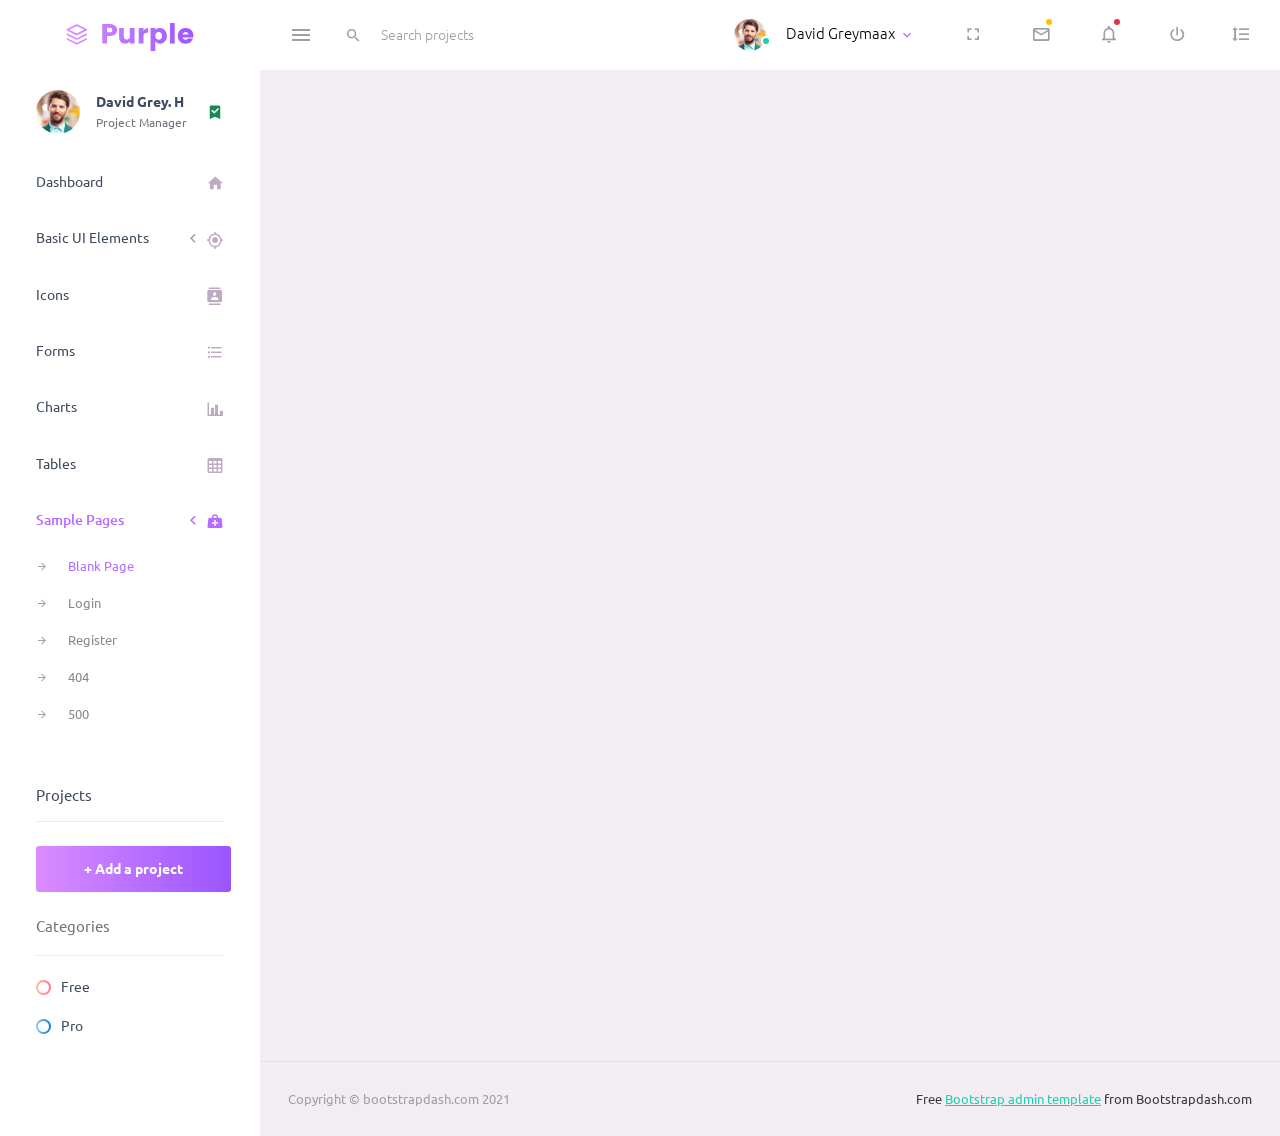
<file: learning-flask/ariakaro-flask/main_app/Purple/pages/samples/blank-page.html>
<!DOCTYPE html>
<html lang="en">
  <head>
    <!-- Required meta tags -->
    <meta charset="utf-8">
    <meta name="viewport" content="width=device-width, initial-scale=1, shrink-to-fit=no">
    <title>Purple Admin</title>
    <!-- plugins:css -->
    <link rel="stylesheet" href="../../assets/vendors/mdi/css/materialdesignicons.min.css">
    <link rel="stylesheet" href="../../assets/vendors/css/vendor.bundle.base.css">
    <!-- endinject -->
    <!-- Plugin css for this page -->
    <!-- End plugin css for this page -->
    <!-- inject:css -->
    <!-- endinject -->
    <!-- Layout styles -->
    <link rel="stylesheet" href="../../assets/css/style.css">
    <!-- End layout styles -->
    <link rel="shortcut icon" href="../../assets/images/favicon.ico" />
  </head>
  <body>
    <div class="container-scroller">
      <!-- partial:../../partials/_navbar.html -->
      <nav class="navbar default-layout-navbar col-lg-12 col-12 p-0 fixed-top d-flex flex-row">
        <div class="text-center navbar-brand-wrapper d-flex align-items-center justify-content-center">
          <a class="navbar-brand brand-logo" href="../../index.html"><img src="../../assets/images/logo.svg" alt="logo" /></a>
          <a class="navbar-brand brand-logo-mini" href="../../index.html"><img src="../../assets/images/logo-mini.svg" alt="logo" /></a>
        </div>
        <div class="navbar-menu-wrapper d-flex align-items-stretch">
          <button class="navbar-toggler navbar-toggler align-self-center" type="button" data-toggle="minimize">
            <span class="mdi mdi-menu"></span>
          </button>
          <div class="search-field d-none d-md-block">
            <form class="d-flex align-items-center h-100" action="#">
              <div class="input-group">
                <div class="input-group-prepend bg-transparent">
                  <i class="input-group-text border-0 mdi mdi-magnify"></i>
                </div>
                <input type="text" class="form-control bg-transparent border-0" placeholder="Search projects">
              </div>
            </form>
          </div>
          <ul class="navbar-nav navbar-nav-right">
            <li class="nav-item nav-profile dropdown">
              <a class="nav-link dropdown-toggle" id="profileDropdown" href="#" data-bs-toggle="dropdown" aria-expanded="false">
                <div class="nav-profile-img">
                  <img src="../../assets/images/faces/face1.jpg" alt="image">
                  <span class="availability-status online"></span>
                </div>
                <div class="nav-profile-text">
                  <p class="mb-1 text-black">David Greymaax</p>
                </div>
              </a>
              <div class="dropdown-menu navbar-dropdown" aria-labelledby="profileDropdown">
                <a class="dropdown-item" href="#">
                  <i class="mdi mdi-cached me-2 text-success"></i> Activity Log </a>
                <div class="dropdown-divider"></div>
                <a class="dropdown-item" href="#">
                  <i class="mdi mdi-logout me-2 text-primary"></i> Signout </a>
              </div>
            </li>
            <li class="nav-item d-none d-lg-block full-screen-link">
              <a class="nav-link">
                <i class="mdi mdi-fullscreen" id="fullscreen-button"></i>
              </a>
            </li>
            <li class="nav-item dropdown">
              <a class="nav-link count-indicator dropdown-toggle" id="messageDropdown" href="#" data-bs-toggle="dropdown" aria-expanded="false">
                <i class="mdi mdi-email-outline"></i>
                <span class="count-symbol bg-warning"></span>
              </a>
              <div class="dropdown-menu dropdown-menu-right navbar-dropdown preview-list" aria-labelledby="messageDropdown">
                <h6 class="p-3 mb-0">Messages</h6>
                <div class="dropdown-divider"></div>
                <a class="dropdown-item preview-item">
                  <div class="preview-thumbnail">
                    <img src="../../assets/images/faces/face4.jpg" alt="image" class="profile-pic">
                  </div>
                  <div class="preview-item-content d-flex align-items-start flex-column justify-content-center">
                    <h6 class="preview-subject ellipsis mb-1 font-weight-normal">Mark send you a message</h6>
                    <p class="text-gray mb-0"> 1 Minutes ago </p>
                  </div>
                </a>
                <div class="dropdown-divider"></div>
                <a class="dropdown-item preview-item">
                  <div class="preview-thumbnail">
                    <img src="../../assets/images/faces/face2.jpg" alt="image" class="profile-pic">
                  </div>
                  <div class="preview-item-content d-flex align-items-start flex-column justify-content-center">
                    <h6 class="preview-subject ellipsis mb-1 font-weight-normal">Cregh send you a message</h6>
                    <p class="text-gray mb-0"> 15 Minutes ago </p>
                  </div>
                </a>
                <div class="dropdown-divider"></div>
                <a class="dropdown-item preview-item">
                  <div class="preview-thumbnail">
                    <img src="../../assets/images/faces/face3.jpg" alt="image" class="profile-pic">
                  </div>
                  <div class="preview-item-content d-flex align-items-start flex-column justify-content-center">
                    <h6 class="preview-subject ellipsis mb-1 font-weight-normal">Profile picture updated</h6>
                    <p class="text-gray mb-0"> 18 Minutes ago </p>
                  </div>
                </a>
                <div class="dropdown-divider"></div>
                <h6 class="p-3 mb-0 text-center">4 new messages</h6>
              </div>
            </li>
            <li class="nav-item dropdown">
              <a class="nav-link count-indicator dropdown-toggle" id="notificationDropdown" href="#" data-bs-toggle="dropdown">
                <i class="mdi mdi-bell-outline"></i>
                <span class="count-symbol bg-danger"></span>
              </a>
              <div class="dropdown-menu dropdown-menu-right navbar-dropdown preview-list" aria-labelledby="notificationDropdown">
                <h6 class="p-3 mb-0">Notifications</h6>
                <div class="dropdown-divider"></div>
                <a class="dropdown-item preview-item">
                  <div class="preview-thumbnail">
                    <div class="preview-icon bg-success">
                      <i class="mdi mdi-calendar"></i>
                    </div>
                  </div>
                  <div class="preview-item-content d-flex align-items-start flex-column justify-content-center">
                    <h6 class="preview-subject font-weight-normal mb-1">Event today</h6>
                    <p class="text-gray ellipsis mb-0"> Just a reminder that you have an event today </p>
                  </div>
                </a>
                <div class="dropdown-divider"></div>
                <a class="dropdown-item preview-item">
                  <div class="preview-thumbnail">
                    <div class="preview-icon bg-warning">
                      <i class="mdi mdi-settings"></i>
                    </div>
                  </div>
                  <div class="preview-item-content d-flex align-items-start flex-column justify-content-center">
                    <h6 class="preview-subject font-weight-normal mb-1">Settings</h6>
                    <p class="text-gray ellipsis mb-0"> Update dashboard </p>
                  </div>
                </a>
                <div class="dropdown-divider"></div>
                <a class="dropdown-item preview-item">
                  <div class="preview-thumbnail">
                    <div class="preview-icon bg-info">
                      <i class="mdi mdi-link-variant"></i>
                    </div>
                  </div>
                  <div class="preview-item-content d-flex align-items-start flex-column justify-content-center">
                    <h6 class="preview-subject font-weight-normal mb-1">Launch Admin</h6>
                    <p class="text-gray ellipsis mb-0"> New admin wow! </p>
                  </div>
                </a>
                <div class="dropdown-divider"></div>
                <h6 class="p-3 mb-0 text-center">See all notifications</h6>
              </div>
            </li>
            <li class="nav-item nav-logout d-none d-lg-block">
              <a class="nav-link" href="#">
                <i class="mdi mdi-power"></i>
              </a>
            </li>
            <li class="nav-item nav-settings d-none d-lg-block">
              <a class="nav-link" href="#">
                <i class="mdi mdi-format-line-spacing"></i>
              </a>
            </li>
          </ul>
          <button class="navbar-toggler navbar-toggler-right d-lg-none align-self-center" type="button" data-toggle="offcanvas">
            <span class="mdi mdi-menu"></span>
          </button>
        </div>
      </nav>
      <!-- partial -->
      <div class="container-fluid page-body-wrapper">
        <!-- partial:../../partials/_sidebar.html -->
        <nav class="sidebar sidebar-offcanvas" id="sidebar">
          <ul class="nav">
            <li class="nav-item nav-profile">
              <a href="#" class="nav-link">
                <div class="nav-profile-image">
                  <img src="../../assets/images/faces/face1.jpg" alt="profile">
                  <span class="login-status online"></span>
                  <!--change to offline or busy as needed-->
                </div>
                <div class="nav-profile-text d-flex flex-column">
                  <span class="font-weight-bold mb-2">David Grey. H</span>
                  <span class="text-secondary text-small">Project Manager</span>
                </div>
                <i class="mdi mdi-bookmark-check text-success nav-profile-badge"></i>
              </a>
            </li>
            <li class="nav-item">
              <a class="nav-link" href="../../index.html">
                <span class="menu-title">Dashboard</span>
                <i class="mdi mdi-home menu-icon"></i>
              </a>
            </li>
            <li class="nav-item">
              <a class="nav-link" data-bs-toggle="collapse" href="#ui-basic" aria-expanded="false" aria-controls="ui-basic">
                <span class="menu-title">Basic UI Elements</span>
                <i class="menu-arrow"></i>
                <i class="mdi mdi-crosshairs-gps menu-icon"></i>
              </a>
              <div class="collapse" id="ui-basic">
                <ul class="nav flex-column sub-menu">
                  <li class="nav-item"> <a class="nav-link" href="../../pages/ui-features/buttons.html">Buttons</a></li>
                  <li class="nav-item"> <a class="nav-link" href="../../pages/ui-features/typography.html">Typography</a></li>
                </ul>
              </div>
            </li>
            <li class="nav-item">
              <a class="nav-link" href="../../pages/icons/mdi.html">
                <span class="menu-title">Icons</span>
                <i class="mdi mdi-contacts menu-icon"></i>
              </a>
            </li>
            <li class="nav-item">
              <a class="nav-link" href="../../pages/forms/basic_elements.html">
                <span class="menu-title">Forms</span>
                <i class="mdi mdi-format-list-bulleted menu-icon"></i>
              </a>
            </li>
            <li class="nav-item">
              <a class="nav-link" href="../../pages/charts/chartjs.html">
                <span class="menu-title">Charts</span>
                <i class="mdi mdi-chart-bar menu-icon"></i>
              </a>
            </li>
            <li class="nav-item">
              <a class="nav-link" href="../../pages/tables/basic-table.html">
                <span class="menu-title">Tables</span>
                <i class="mdi mdi-table-large menu-icon"></i>
              </a>
            </li>
            <li class="nav-item">
              <a class="nav-link" data-bs-toggle="collapse" href="#general-pages" aria-expanded="false" aria-controls="general-pages">
                <span class="menu-title">Sample Pages</span>
                <i class="menu-arrow"></i>
                <i class="mdi mdi-medical-bag menu-icon"></i>
              </a>
              <div class="collapse" id="general-pages">
                <ul class="nav flex-column sub-menu">
                  <li class="nav-item"> <a class="nav-link" href="../../pages/samples/blank-page.html"> Blank Page </a></li>
                  <li class="nav-item"> <a class="nav-link" href="../../pages/samples/login.html"> Login </a></li>
                  <li class="nav-item"> <a class="nav-link" href="../../pages/samples/register.html"> Register </a></li>
                  <li class="nav-item"> <a class="nav-link" href="../../pages/samples/error-404.html"> 404 </a></li>
                  <li class="nav-item"> <a class="nav-link" href="../../pages/samples/error-500.html"> 500 </a></li>
                </ul>
              </div>
            </li>
            <li class="nav-item sidebar-actions">
              <span class="nav-link">
                <div class="border-bottom">
                  <h6 class="font-weight-normal mb-3">Projects</h6>
                </div>
                <button class="btn btn-block btn-lg btn-gradient-primary mt-4">+ Add a project</button>
                <div class="mt-4">
                  <div class="border-bottom">
                    <p class="text-secondary">Categories</p>
                  </div>
                  <ul class="gradient-bullet-list mt-4">
                    <li>Free</li>
                    <li>Pro</li>
                  </ul>
                </div>
              </span>
            </li>
          </ul>
        </nav>
        <!-- partial -->
        <div class="main-panel">
          <div class="content-wrapper">
          </div>
          <!-- content-wrapper ends -->
          <!-- partial:../../partials/_footer.html -->
          <footer class="footer">
            <div class="container-fluid d-flex justify-content-between">
              <span class="text-muted d-block text-center text-sm-start d-sm-inline-block">Copyright © bootstrapdash.com 2021</span>
              <span class="float-none float-sm-end mt-1 mt-sm-0 text-end"> Free <a href="https://www.bootstrapdash.com/bootstrap-admin-template/" target="_blank">Bootstrap admin template</a> from Bootstrapdash.com</span>
            </div>
          </footer>
          <!-- partial -->
        </div>
        <!-- main-panel ends -->
      </div>
      <!-- page-body-wrapper ends -->
    </div>
    <!-- container-scroller -->
    <!-- plugins:js -->
    <script src="../../assets/vendors/js/vendor.bundle.base.js"></script>
    <!-- endinject -->
    <!-- Plugin js for this page -->
    <!-- End plugin js for this page -->
    <!-- inject:js -->
    <script src="../../assets/js/off-canvas.js"></script>
    <script src="../../assets/js/hoverable-collapse.js"></script>
    <script src="../../assets/js/misc.js"></script>
    <!-- endinject -->
    <!-- Custom js for this page -->
    <!-- End custom js for this page -->
  </body>
</html>
</file>
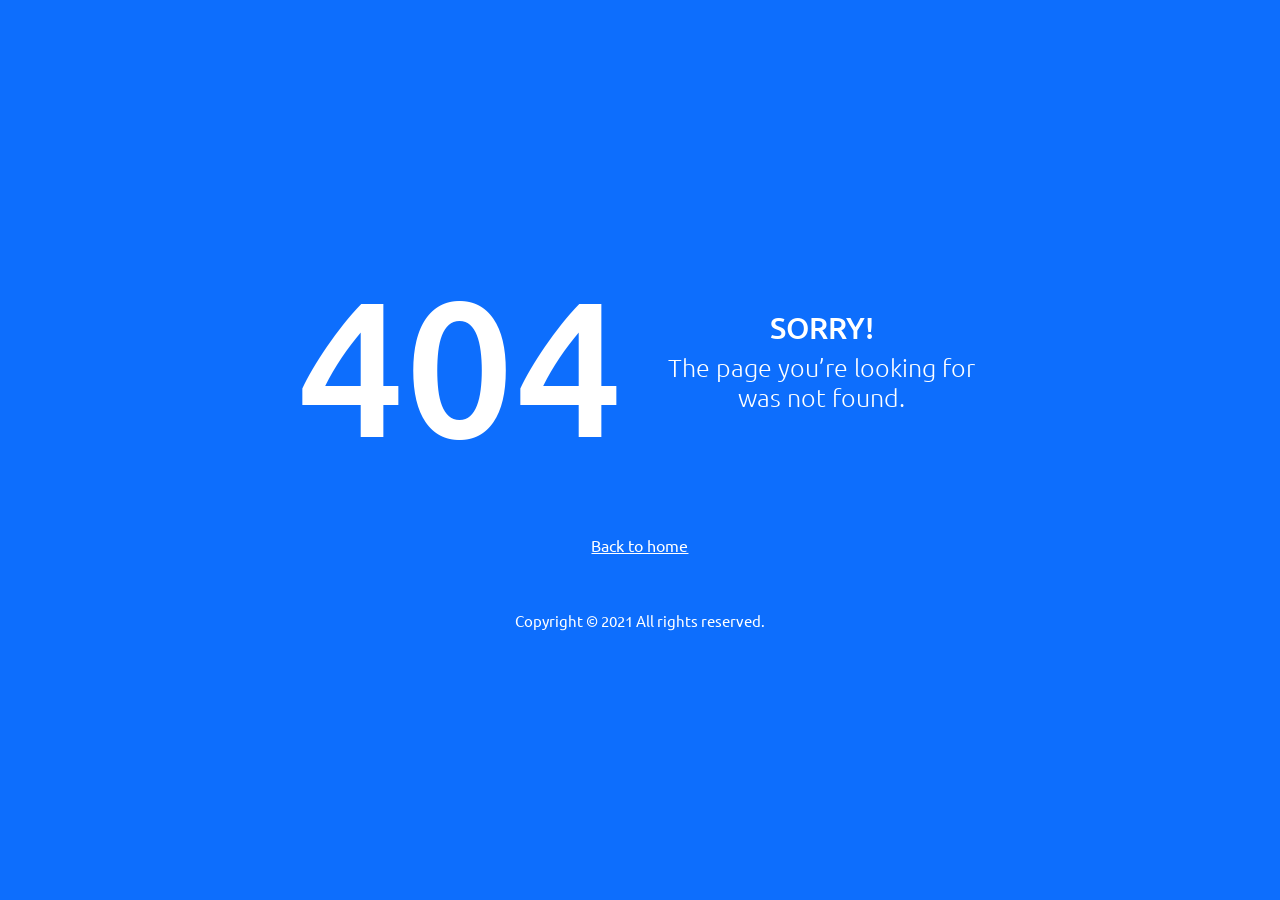
<file: learning-flask/ariakaro-flask/main_app/Purple/pages/samples/error-404.html>
<!DOCTYPE html>
<html lang="en">
  <head>
    <!-- Required meta tags -->
    <meta charset="utf-8">
    <meta name="viewport" content="width=device-width, initial-scale=1, shrink-to-fit=no">
    <title>Purple Admin</title>
    <!-- plugins:css -->
    <link rel="stylesheet" href="../../assets/vendors/mdi/css/materialdesignicons.min.css">
    <link rel="stylesheet" href="../../assets/vendors/css/vendor.bundle.base.css">
    <!-- endinject -->
    <!-- Plugin css for this page -->
    <!-- End Plugin css for this page -->
    <!-- inject:css -->
    <!-- endinject -->
    <!-- Layout styles -->
    <link rel="stylesheet" href="../../assets/css/style.css">
    <!-- End layout styles -->
    <link rel="shortcut icon" href="../../assets/images/favicon.ico" />
  </head>
  <body>
    <div class="container-scroller">
      <div class="container-fluid page-body-wrapper full-page-wrapper">
        <div class="content-wrapper d-flex align-items-center text-center error-page bg-primary">
          <div class="row flex-grow">
            <div class="col-lg-7 mx-auto text-white">
              <div class="row align-items-center d-flex flex-row">
                <div class="col-lg-6 text-lg-right pr-lg-4">
                  <h1 class="display-1 mb-0">404</h1>
                </div>
                <div class="col-lg-6 error-page-divider text-lg-left pl-lg-4">
                  <h2>SORRY!</h2>
                  <h3 class="font-weight-light">The page you’re looking for was not found.</h3>
                </div>
              </div>
              <div class="row mt-5">
                <div class="col-12 text-center mt-xl-2">
                  <a class="text-white font-weight-medium" href="../../index.html">Back to home</a>
                </div>
              </div>
              <div class="row mt-5">
                <div class="col-12 mt-xl-2">
                  <p class="text-white font-weight-medium text-center">Copyright &copy; 2021 All rights reserved.</p>
                </div>
              </div>
            </div>
          </div>
        </div>
        <!-- content-wrapper ends -->
      </div>
      <!-- page-body-wrapper ends -->
    </div>
    <!-- container-scroller -->
    <!-- plugins:js -->
    <script src="../../assets/vendors/js/vendor.bundle.base.js"></script>
    <!-- endinject -->
    <!-- Plugin js for this page -->
    <!-- End plugin js for this page -->
    <!-- inject:js -->
    <script src="../../assets/js/off-canvas.js"></script>
    <script src="../../assets/js/hoverable-collapse.js"></script>
    <script src="../../assets/js/misc.js"></script>
    <!-- endinject -->
  </body>
</html>
</file>
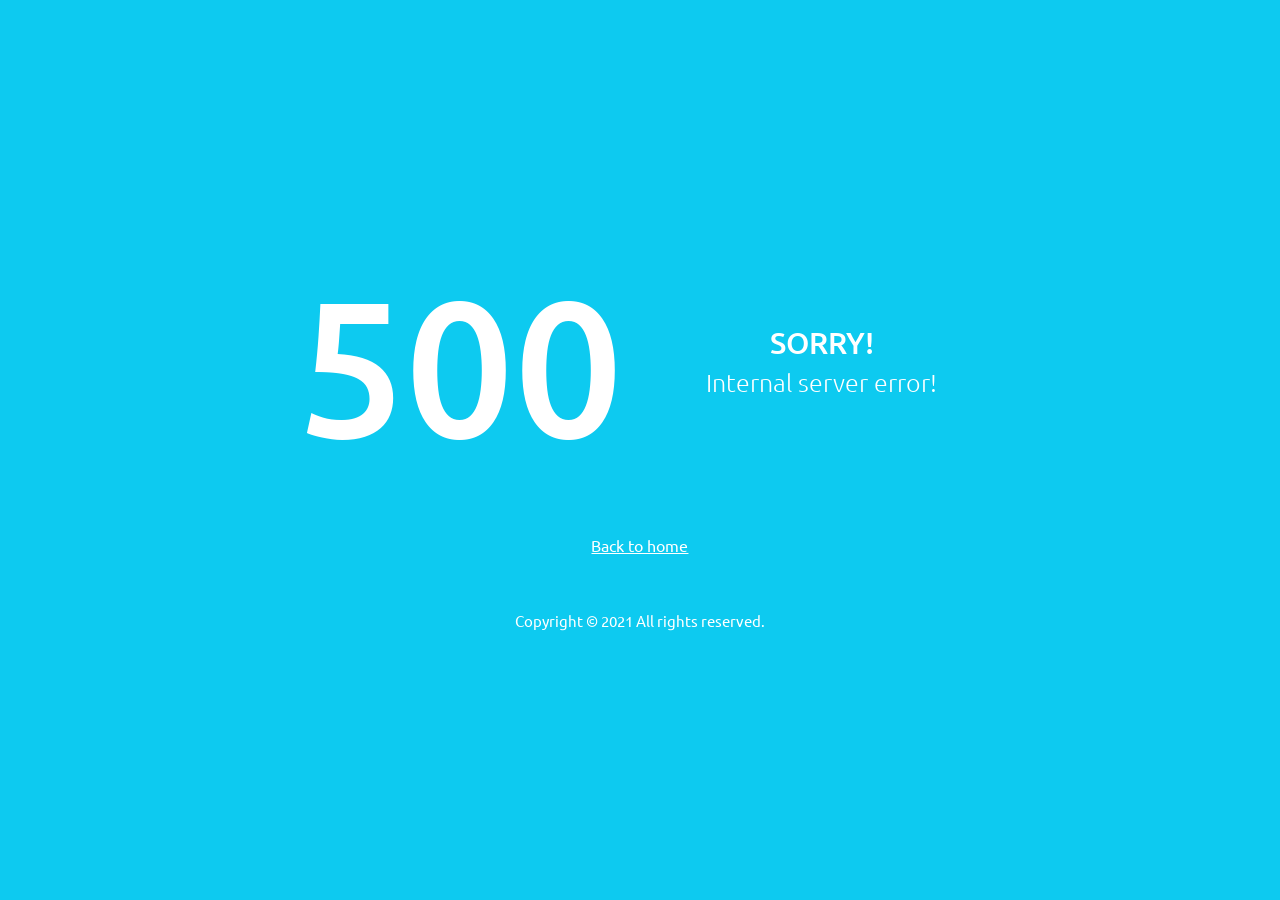
<file: learning-flask/ariakaro-flask/main_app/Purple/pages/samples/error-500.html>
<!DOCTYPE html>
<html lang="en">
  <head>
    <!-- Required meta tags -->
    <meta charset="utf-8">
    <meta name="viewport" content="width=device-width, initial-scale=1, shrink-to-fit=no">
    <title>Purple Admin</title>
    <!-- plugins:css -->
    <link rel="stylesheet" href="../../assets/vendors/mdi/css/materialdesignicons.min.css">
    <link rel="stylesheet" href="../../assets/vendors/css/vendor.bundle.base.css">
    <!-- endinject -->
    <!-- Plugin css for this page -->
    <!-- End Plugin css for this page -->
    <!-- inject:css -->
    <!-- endinject -->
    <!-- Layout styles -->
    <link rel="stylesheet" href="../../assets/css/style.css">
    <!-- End layout styles -->
    <link rel="shortcut icon" href="../../assets/images/favicon.ico" />
  </head>
  <body>
    <div class="container-scroller">
      <div class="container-fluid page-body-wrapper full-page-wrapper">
        <div class="content-wrapper d-flex align-items-center text-center error-page bg-info">
          <div class="row flex-grow">
            <div class="col-lg-7 mx-auto text-white">
              <div class="row align-items-center d-flex flex-row">
                <div class="col-lg-6 text-lg-right pr-lg-4">
                  <h1 class="display-1 mb-0">500</h1>
                </div>
                <div class="col-lg-6 error-page-divider text-lg-left pl-lg-4">
                  <h2>SORRY!</h2>
                  <h3 class="font-weight-light">Internal server error!</h3>
                </div>
              </div>
              <div class="row mt-5">
                <div class="col-12 text-center mt-xl-2">
                  <a class="text-white font-weight-medium" href="../../index.html">Back to home</a>
                </div>
              </div>
              <div class="row mt-5">
                <div class="col-12 mt-xl-2">
                  <p class="text-white font-weight-medium text-center">Copyright &copy; 2021 All rights reserved.</p>
                </div>
              </div>
            </div>
          </div>
        </div>
        <!-- content-wrapper ends -->
      </div>
      <!-- page-body-wrapper ends -->
    </div>
    <!-- container-scroller -->
    <!-- plugins:js -->
    <script src="../../assets/vendors/js/vendor.bundle.base.js"></script>
    <!-- endinject -->
    <!-- Plugin js for this page -->
    <!-- End plugin js for this page -->
    <!-- inject:js -->
    <script src="../../assets/js/off-canvas.js"></script>
    <script src="../../assets/js/hoverable-collapse.js"></script>
    <script src="../../assets/js/misc.js"></script>
    <!-- endinject -->
  </body>
</html>
</file>
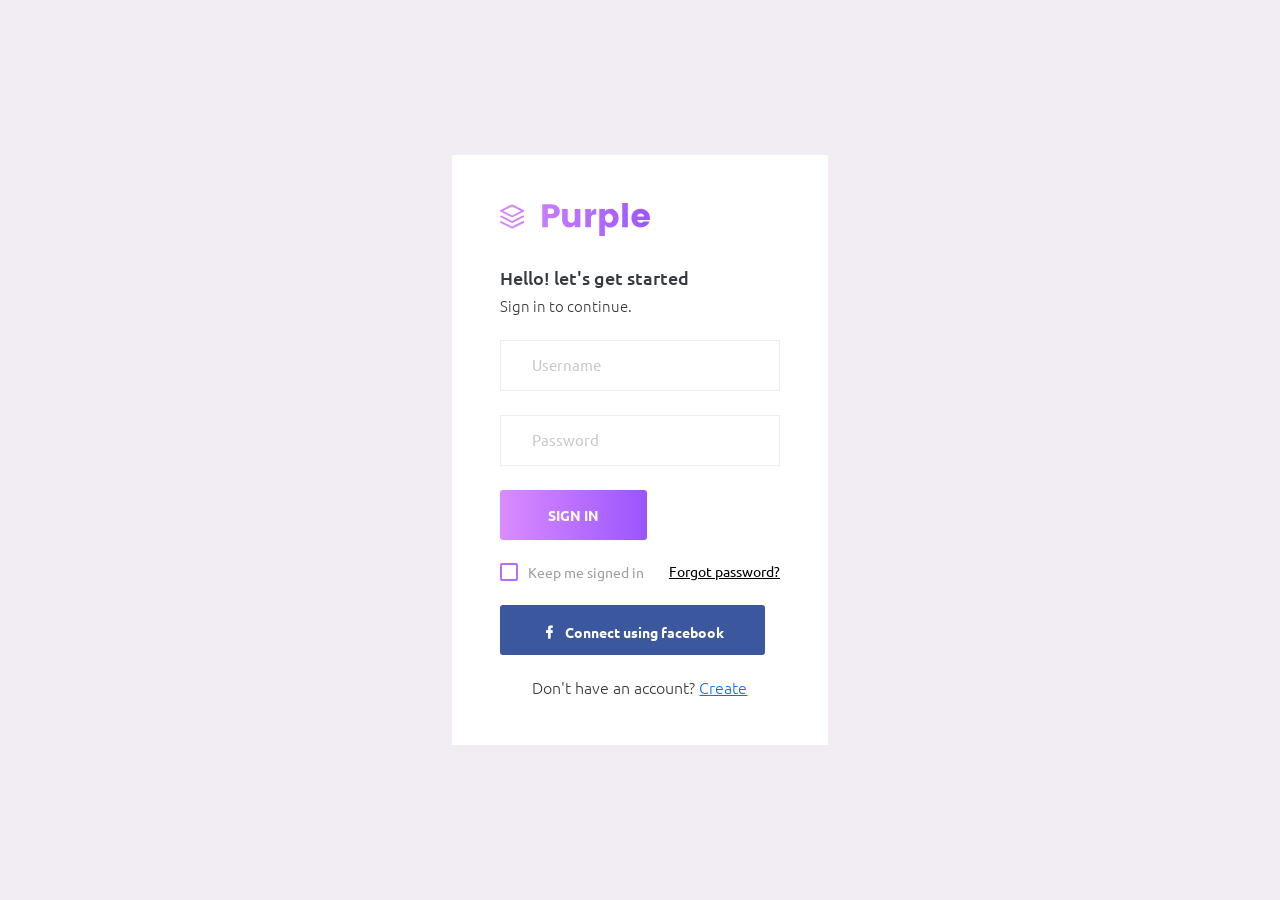
<file: learning-flask/ariakaro-flask/main_app/Purple/pages/samples/login.html>
<!DOCTYPE html>
<html lang="en">
  <head>
    <!-- Required meta tags -->
    <meta charset="utf-8">
    <meta name="viewport" content="width=device-width, initial-scale=1, shrink-to-fit=no">
    <title>Purple Admin</title>
    <!-- plugins:css -->
    <link rel="stylesheet" href="../../assets/vendors/mdi/css/materialdesignicons.min.css">
    <link rel="stylesheet" href="../../assets/vendors/css/vendor.bundle.base.css">
    <!-- endinject -->
    <!-- Plugin css for this page -->
    <!-- End plugin css for this page -->
    <!-- inject:css -->
    <!-- endinject -->
    <!-- Layout styles -->
    <link rel="stylesheet" href="../../assets/css/style.css">
    <!-- End layout styles -->
    <link rel="shortcut icon" href="../../assets/images/favicon.ico" />
  </head>
  <body>
    <div class="container-scroller">
      <div class="container-fluid page-body-wrapper full-page-wrapper">
        <div class="content-wrapper d-flex align-items-center auth">
          <div class="row flex-grow">
            <div class="col-lg-4 mx-auto">
              <div class="auth-form-light text-left p-5">
                <div class="brand-logo">
                  <img src="../../assets/images/logo.svg">
                </div>
                <h4>Hello! let's get started</h4>
                <h6 class="font-weight-light">Sign in to continue.</h6>
                <form class="pt-3">
                  <div class="form-group">
                    <input type="email" class="form-control form-control-lg" id="exampleInputEmail1" placeholder="Username">
                  </div>
                  <div class="form-group">
                    <input type="password" class="form-control form-control-lg" id="exampleInputPassword1" placeholder="Password">
                  </div>
                  <div class="mt-3">
                    <a class="btn btn-block btn-gradient-primary btn-lg font-weight-medium auth-form-btn" href="../../index.html">SIGN IN</a>
                  </div>
                  <div class="my-2 d-flex justify-content-between align-items-center">
                    <div class="form-check">
                      <label class="form-check-label text-muted">
                        <input type="checkbox" class="form-check-input"> Keep me signed in </label>
                    </div>
                    <a href="#" class="auth-link text-black">Forgot password?</a>
                  </div>
                  <div class="mb-2">
                    <button type="button" class="btn btn-block btn-facebook auth-form-btn">
                      <i class="mdi mdi-facebook me-2"></i>Connect using facebook </button>
                  </div>
                  <div class="text-center mt-4 font-weight-light"> Don't have an account? <a href="register.html" class="text-primary">Create</a>
                  </div>
                </form>
              </div>
            </div>
          </div>
        </div>
        <!-- content-wrapper ends -->
      </div>
      <!-- page-body-wrapper ends -->
    </div>
    <!-- container-scroller -->
    <!-- plugins:js -->
    <script src="../../assets/vendors/js/vendor.bundle.base.js"></script>
    <!-- endinject -->
    <!-- Plugin js for this page -->
    <!-- End plugin js for this page -->
    <!-- inject:js -->
    <script src="../../assets/js/off-canvas.js"></script>
    <script src="../../assets/js/hoverable-collapse.js"></script>
    <script src="../../assets/js/misc.js"></script>
    <!-- endinject -->
  </body>
</html>
</file>
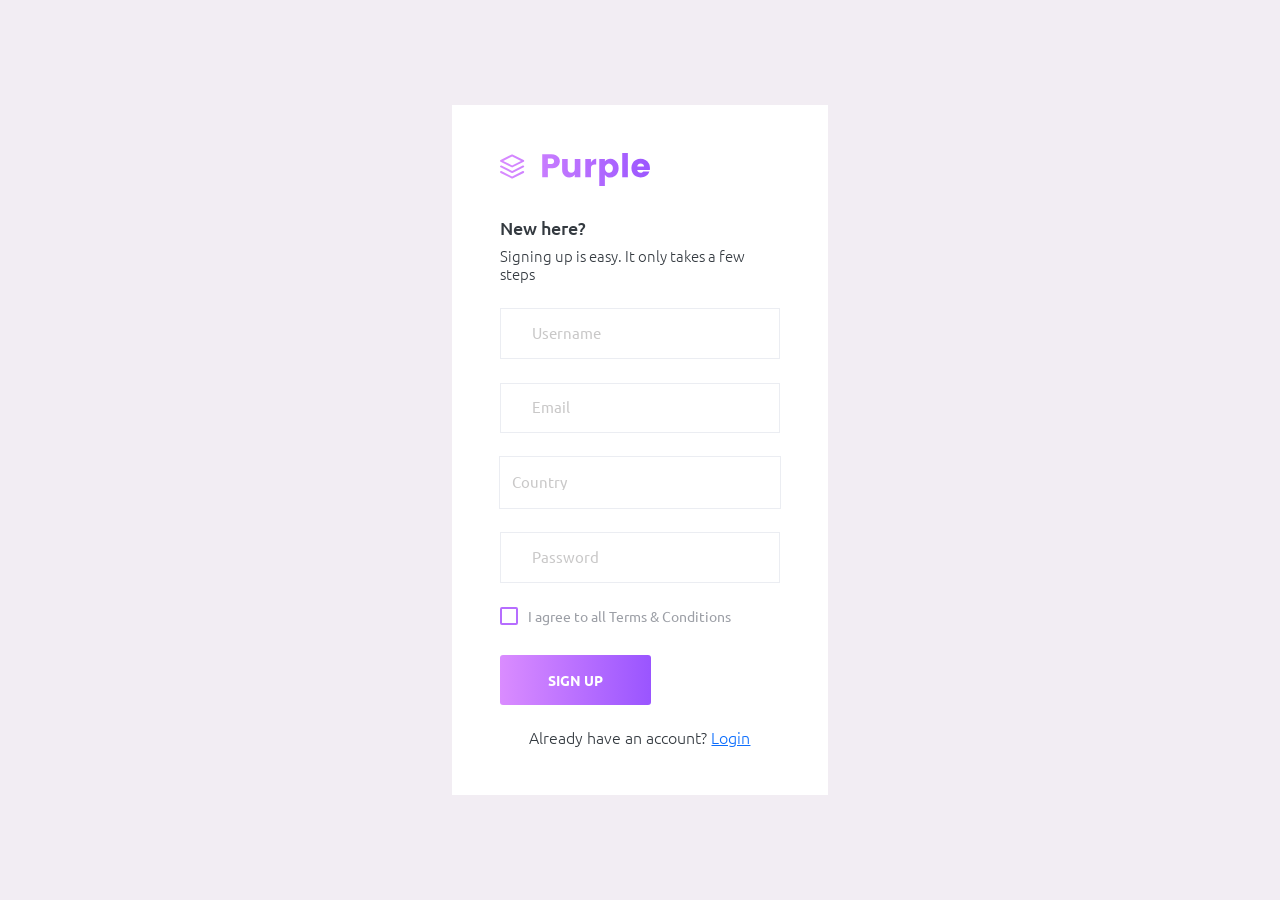
<file: learning-flask/ariakaro-flask/main_app/Purple/pages/samples/register.html>
<!DOCTYPE html>
<html lang="en">
  <head>
    <!-- Required meta tags -->
    <meta charset="utf-8">
    <meta name="viewport" content="width=device-width, initial-scale=1, shrink-to-fit=no">
    <title>Purple Admin</title>
    <!-- plugins:css -->
    <link rel="stylesheet" href="../../assets/vendors/mdi/css/materialdesignicons.min.css">
    <link rel="stylesheet" href="../../assets/vendors/css/vendor.bundle.base.css">
    <!-- endinject -->
    <!-- Plugin css for this page -->
    <!-- End plugin css for this page -->
    <!-- inject:css -->
    <!-- endinject -->
    <!-- Layout styles -->
    <link rel="stylesheet" href="../../assets/css/style.css">
    <!-- End layout styles -->
    <link rel="shortcut icon" href="../../assets/images/favicon.ico" />
  </head>
  <body>
    <div class="container-scroller">
      <div class="container-fluid page-body-wrapper full-page-wrapper">
        <div class="content-wrapper d-flex align-items-center auth">
          <div class="row flex-grow">
            <div class="col-lg-4 mx-auto">
              <div class="auth-form-light text-left p-5">
                <div class="brand-logo">
                  <img src="../../assets/images/logo.svg">
                </div>
                <h4>New here?</h4>
                <h6 class="font-weight-light">Signing up is easy. It only takes a few steps</h6>
                <form class="pt-3">
                  <div class="form-group">
                    <input type="text" class="form-control form-control-lg" id="exampleInputUsername1" placeholder="Username">
                  </div>
                  <div class="form-group">
                    <input type="email" class="form-control form-control-lg" id="exampleInputEmail1" placeholder="Email">
                  </div>
                  <div class="form-group">
                    <select class="form-control form-control-lg" id="exampleFormControlSelect2">
                      <option>Country</option>
                      <option>United States of America</option>
                      <option>United Kingdom</option>
                      <option>India</option>
                      <option>Germany</option>
                      <option>Argentina</option>
                    </select>
                  </div>
                  <div class="form-group">
                    <input type="password" class="form-control form-control-lg" id="exampleInputPassword1" placeholder="Password">
                  </div>
                  <div class="mb-4">
                    <div class="form-check">
                      <label class="form-check-label text-muted">
                        <input type="checkbox" class="form-check-input"> I agree to all Terms & Conditions </label>
                    </div>
                  </div>
                  <div class="mt-3">
                    <a class="btn btn-block btn-gradient-primary btn-lg font-weight-medium auth-form-btn" href="../../index.html">SIGN UP</a>
                  </div>
                  <div class="text-center mt-4 font-weight-light"> Already have an account? <a href="login.html" class="text-primary">Login</a>
                  </div>
                </form>
              </div>
            </div>
          </div>
        </div>
        <!-- content-wrapper ends -->
      </div>
      <!-- page-body-wrapper ends -->
    </div>
    <!-- container-scroller -->
    <!-- plugins:js -->
    <script src="../../assets/vendors/js/vendor.bundle.base.js"></script>
    <!-- endinject -->
    <!-- Plugin js for this page -->
    <!-- End plugin js for this page -->
    <!-- inject:js -->
    <script src="../../assets/js/off-canvas.js"></script>
    <script src="../../assets/js/hoverable-collapse.js"></script>
    <script src="../../assets/js/misc.js"></script>
    <!-- endinject -->
  </body>
</html>
</file>
<file: learning-flask/ariakaro-flask/main_app/Purple/assets/vendors/css/vendor.bundle.base.css>
/*
 * Container style
 */
.ps {
  overflow: hidden !important;
  overflow-anchor: none;
  -ms-overflow-style: none;
  touch-action: auto;
  -ms-touch-action: auto;
}

/*
 * Scrollbar rail styles
 */
.ps__rail-x {
  display: none;
  opacity: 0;
  transition: background-color .2s linear, opacity .2s linear;
  -webkit-transition: background-color .2s linear, opacity .2s linear;
  height: 15px;
  /* there must be 'bottom' or 'top' for ps__rail-x */
  bottom: 0px;
  /* please don't change 'position' */
  position: absolute;
}

.ps__rail-y {
  display: none;
  opacity: 0;
  transition: background-color .2s linear, opacity .2s linear;
  -webkit-transition: background-color .2s linear, opacity .2s linear;
  width: 15px;
  /* there must be 'right' or 'left' for ps__rail-y */
  right: 0;
  /* please don't change 'position' */
  position: absolute;
}

.ps--active-x > .ps__rail-x,
.ps--active-y > .ps__rail-y {
  display: block;
  background-color: transparent;
}

.ps:hover > .ps__rail-x,
.ps:hover > .ps__rail-y,
.ps--focus > .ps__rail-x,
.ps--focus > .ps__rail-y,
.ps--scrolling-x > .ps__rail-x,
.ps--scrolling-y > .ps__rail-y {
  opacity: 0.6;
}

.ps .ps__rail-x:hover,
.ps .ps__rail-y:hover,
.ps .ps__rail-x:focus,
.ps .ps__rail-y:focus,
.ps .ps__rail-x.ps--clicking,
.ps .ps__rail-y.ps--clicking {
  background-color: #eee;
  opacity: 0.9;
}

/*
 * Scrollbar thumb styles
 */
.ps__thumb-x {
  background-color: #aaa;
  border-radius: 6px;
  transition: background-color .2s linear, height .2s ease-in-out;
  -webkit-transition: background-color .2s linear, height .2s ease-in-out;
  height: 6px;
  /* there must be 'bottom' for ps__thumb-x */
  bottom: 2px;
  /* please don't change 'position' */
  position: absolute;
}

.ps__thumb-y {
  background-color: #aaa;
  border-radius: 6px;
  transition: background-color .2s linear, width .2s ease-in-out;
  -webkit-transition: background-color .2s linear, width .2s ease-in-out;
  width: 6px;
  /* there must be 'right' for ps__thumb-y */
  right: 2px;
  /* please don't change 'position' */
  position: absolute;
}

.ps__rail-x:hover > .ps__thumb-x,
.ps__rail-x:focus > .ps__thumb-x,
.ps__rail-x.ps--clicking .ps__thumb-x {
  background-color: #999;
  height: 11px;
}

.ps__rail-y:hover > .ps__thumb-y,
.ps__rail-y:focus > .ps__thumb-y,
.ps__rail-y.ps--clicking .ps__thumb-y {
  background-color: #999;
  width: 11px;
}

/* MS supports */
@supports (-ms-overflow-style: none) {
  .ps {
    overflow: auto !important;
  }
}

@media screen and (-ms-high-contrast: active), (-ms-high-contrast: none) {
  .ps {
    overflow: auto !important;
  }
}
</file>
